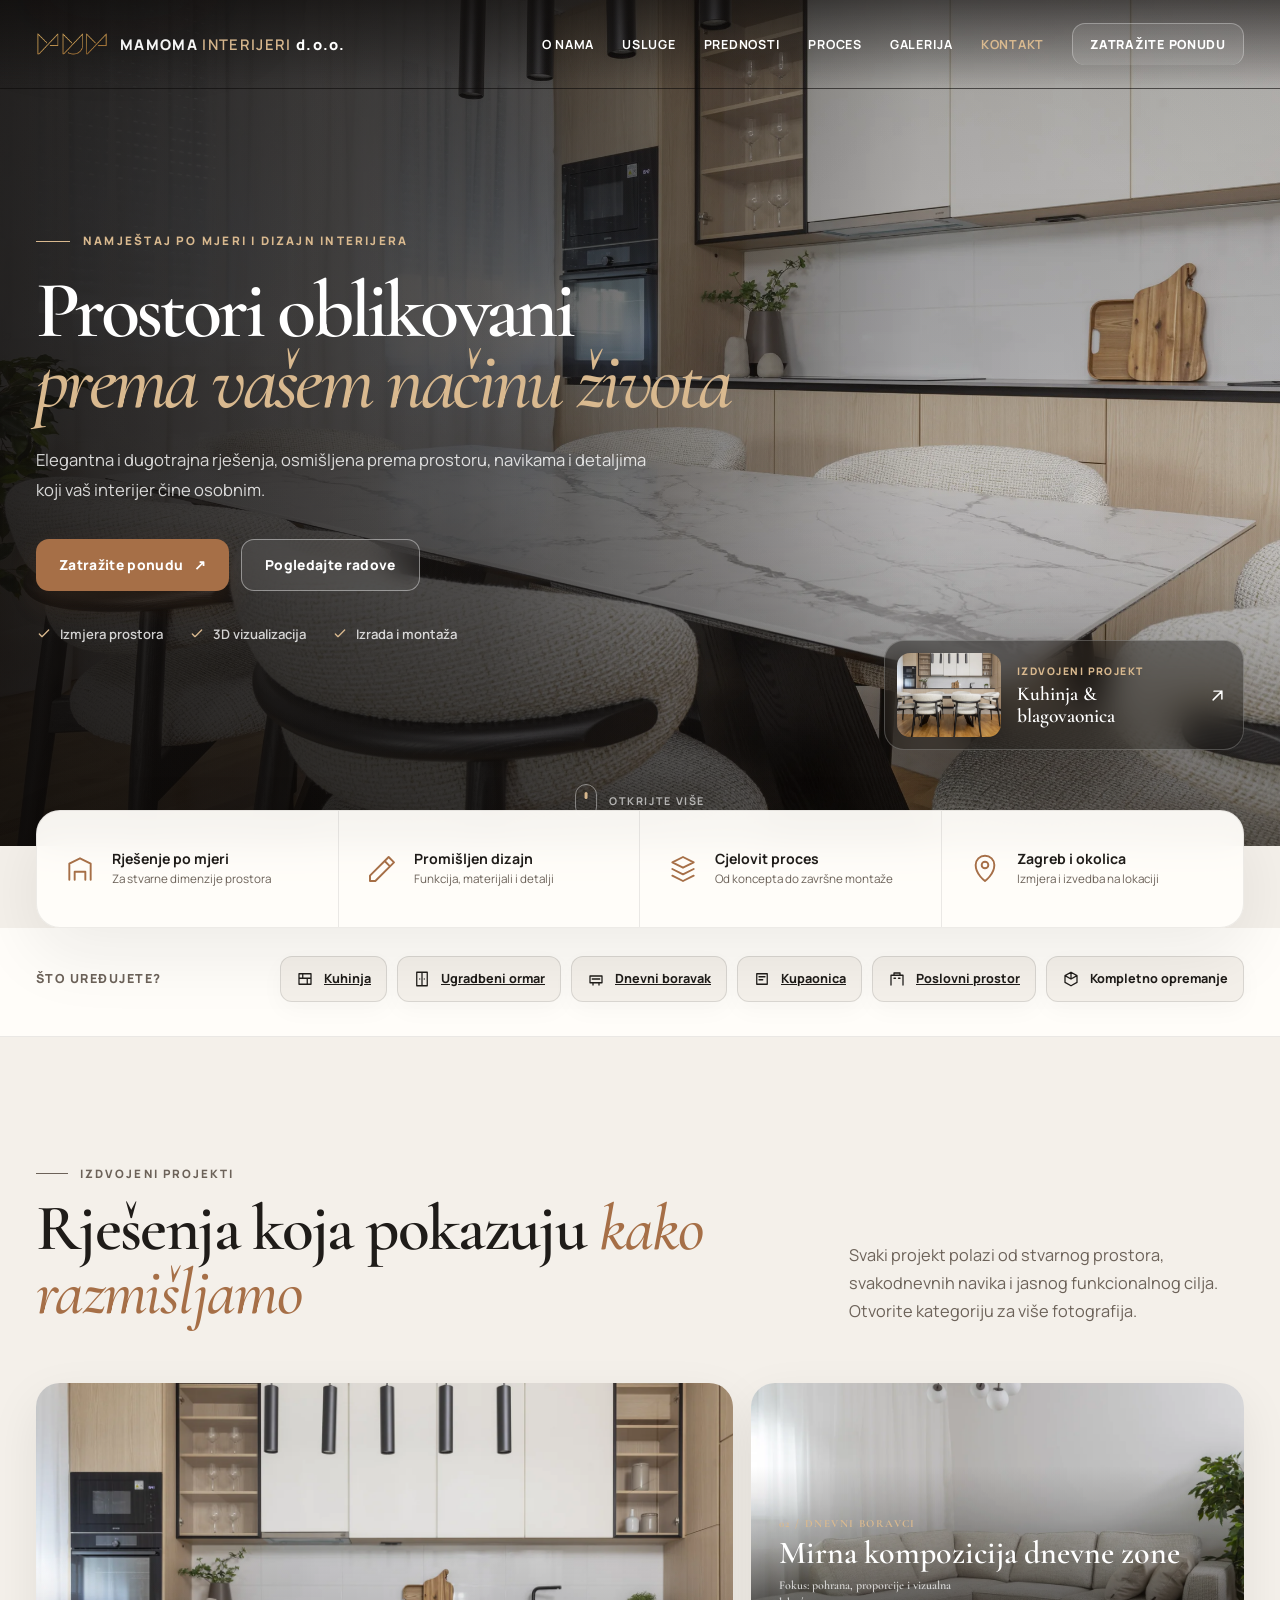
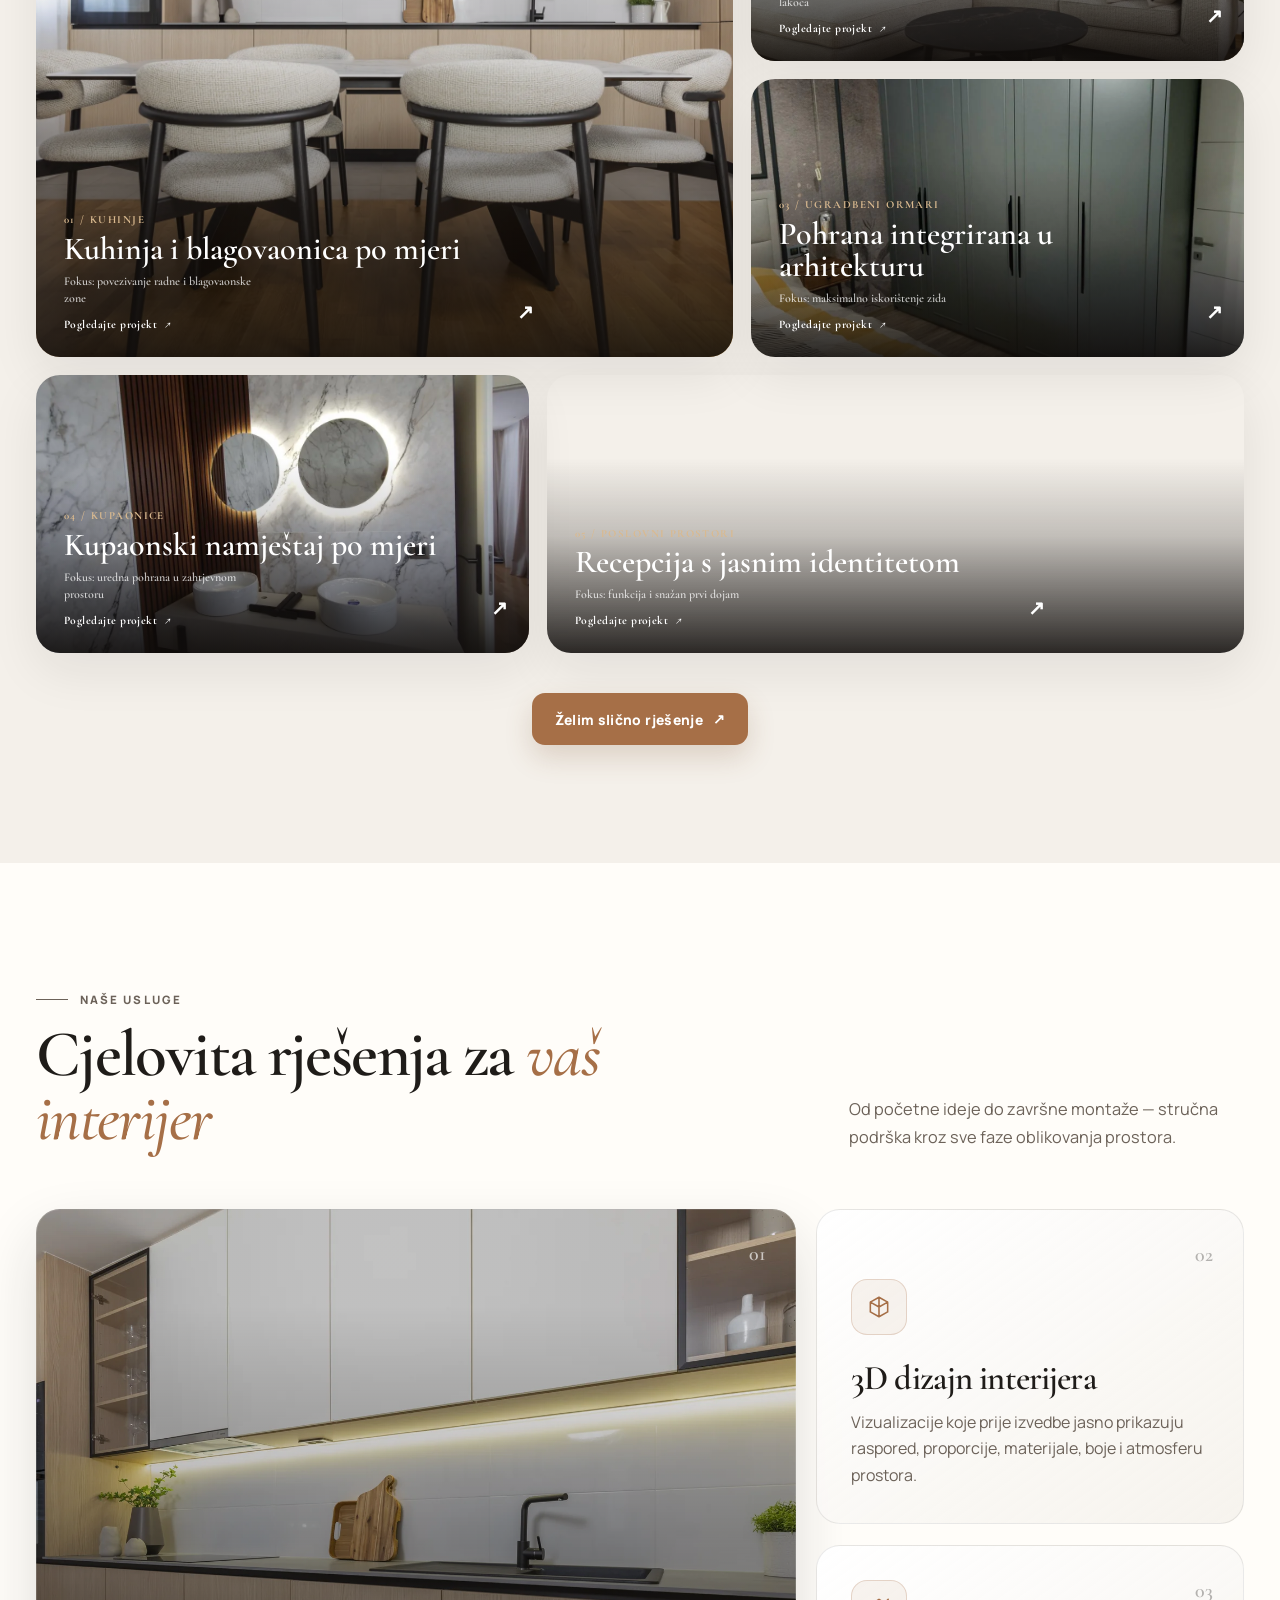
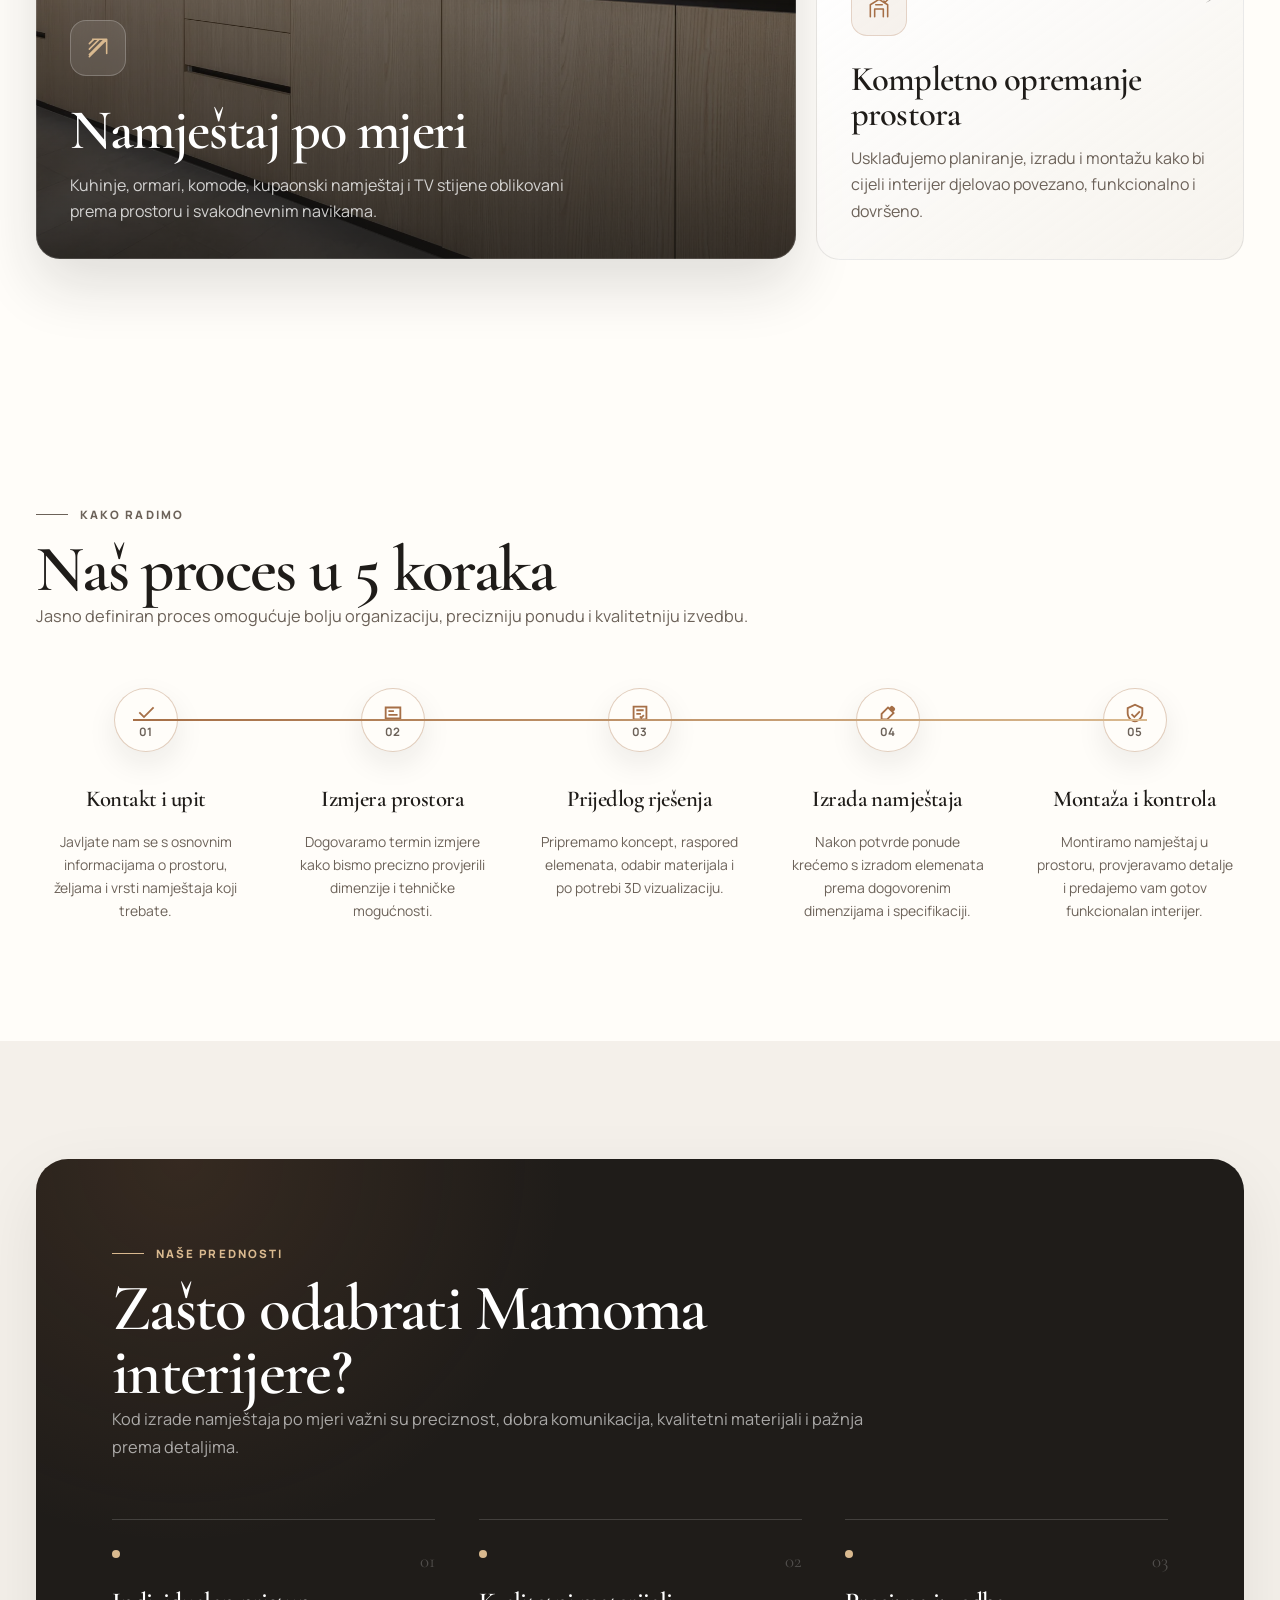
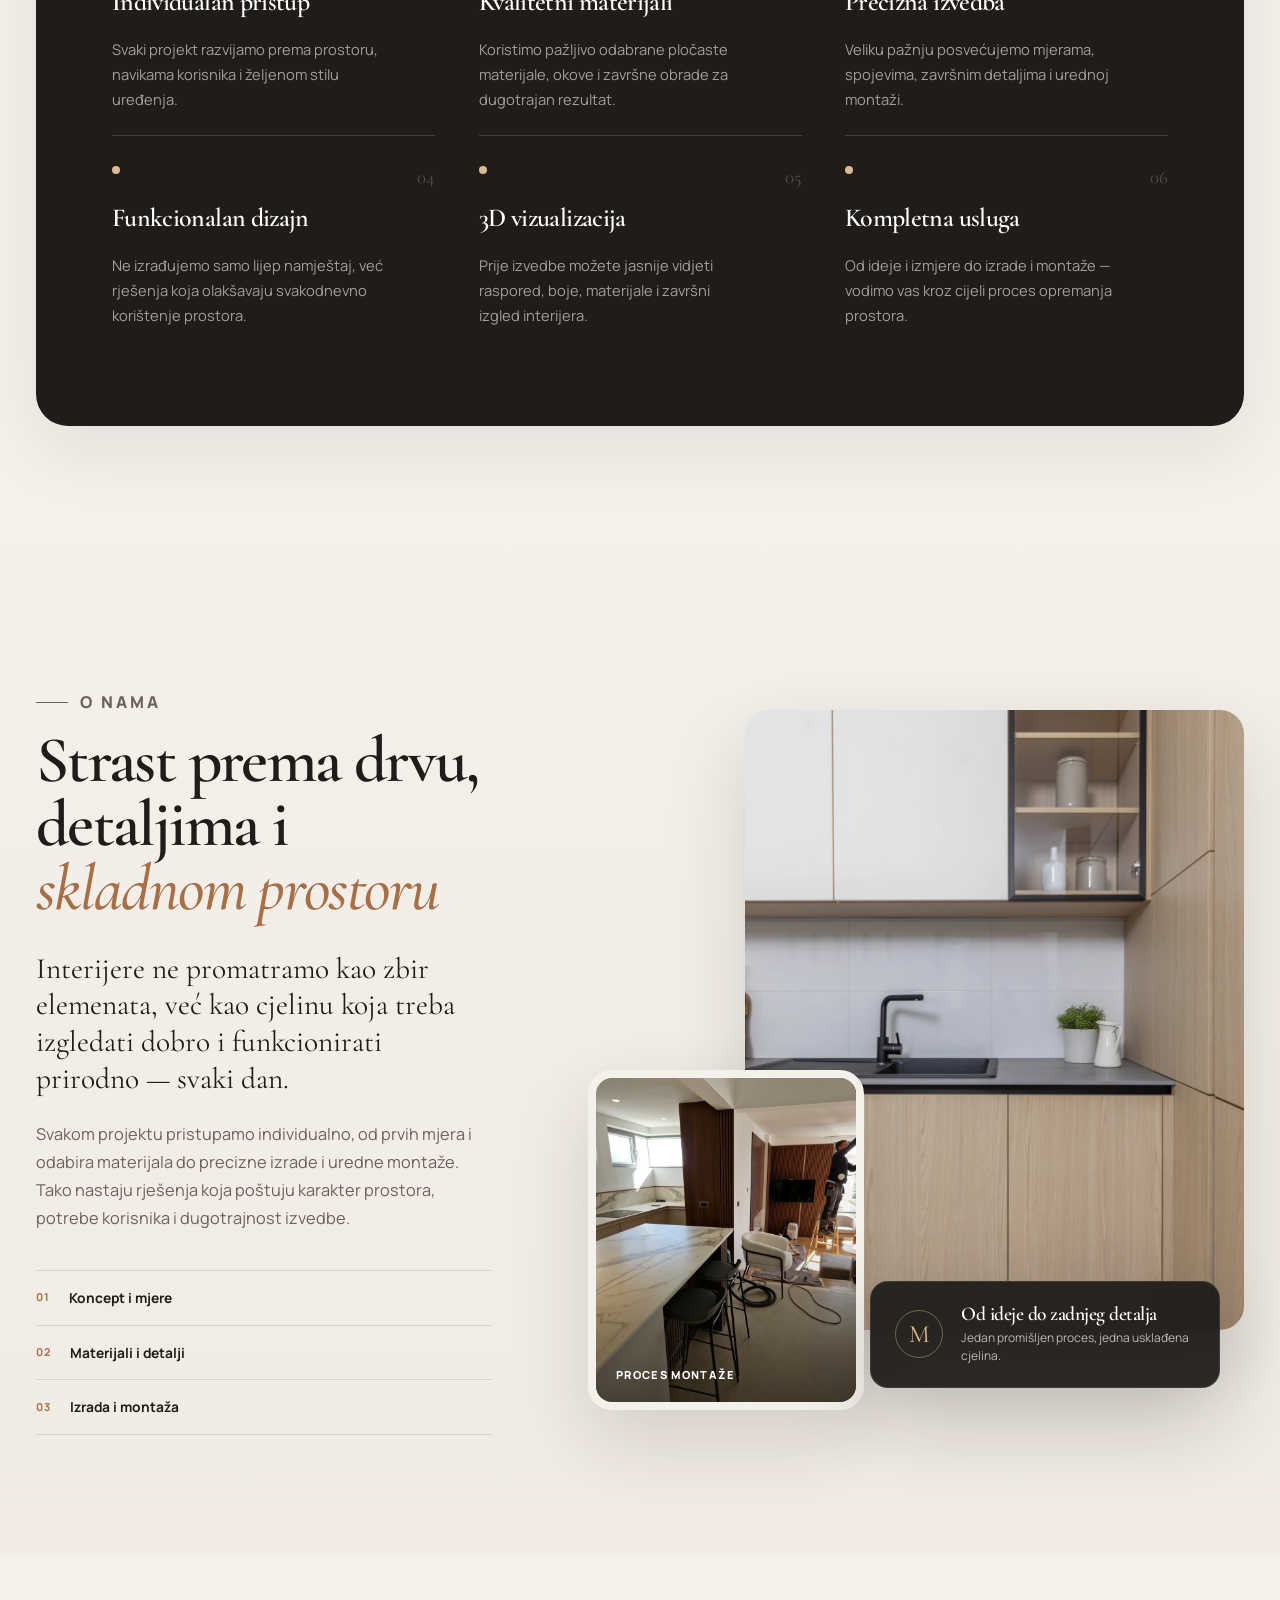
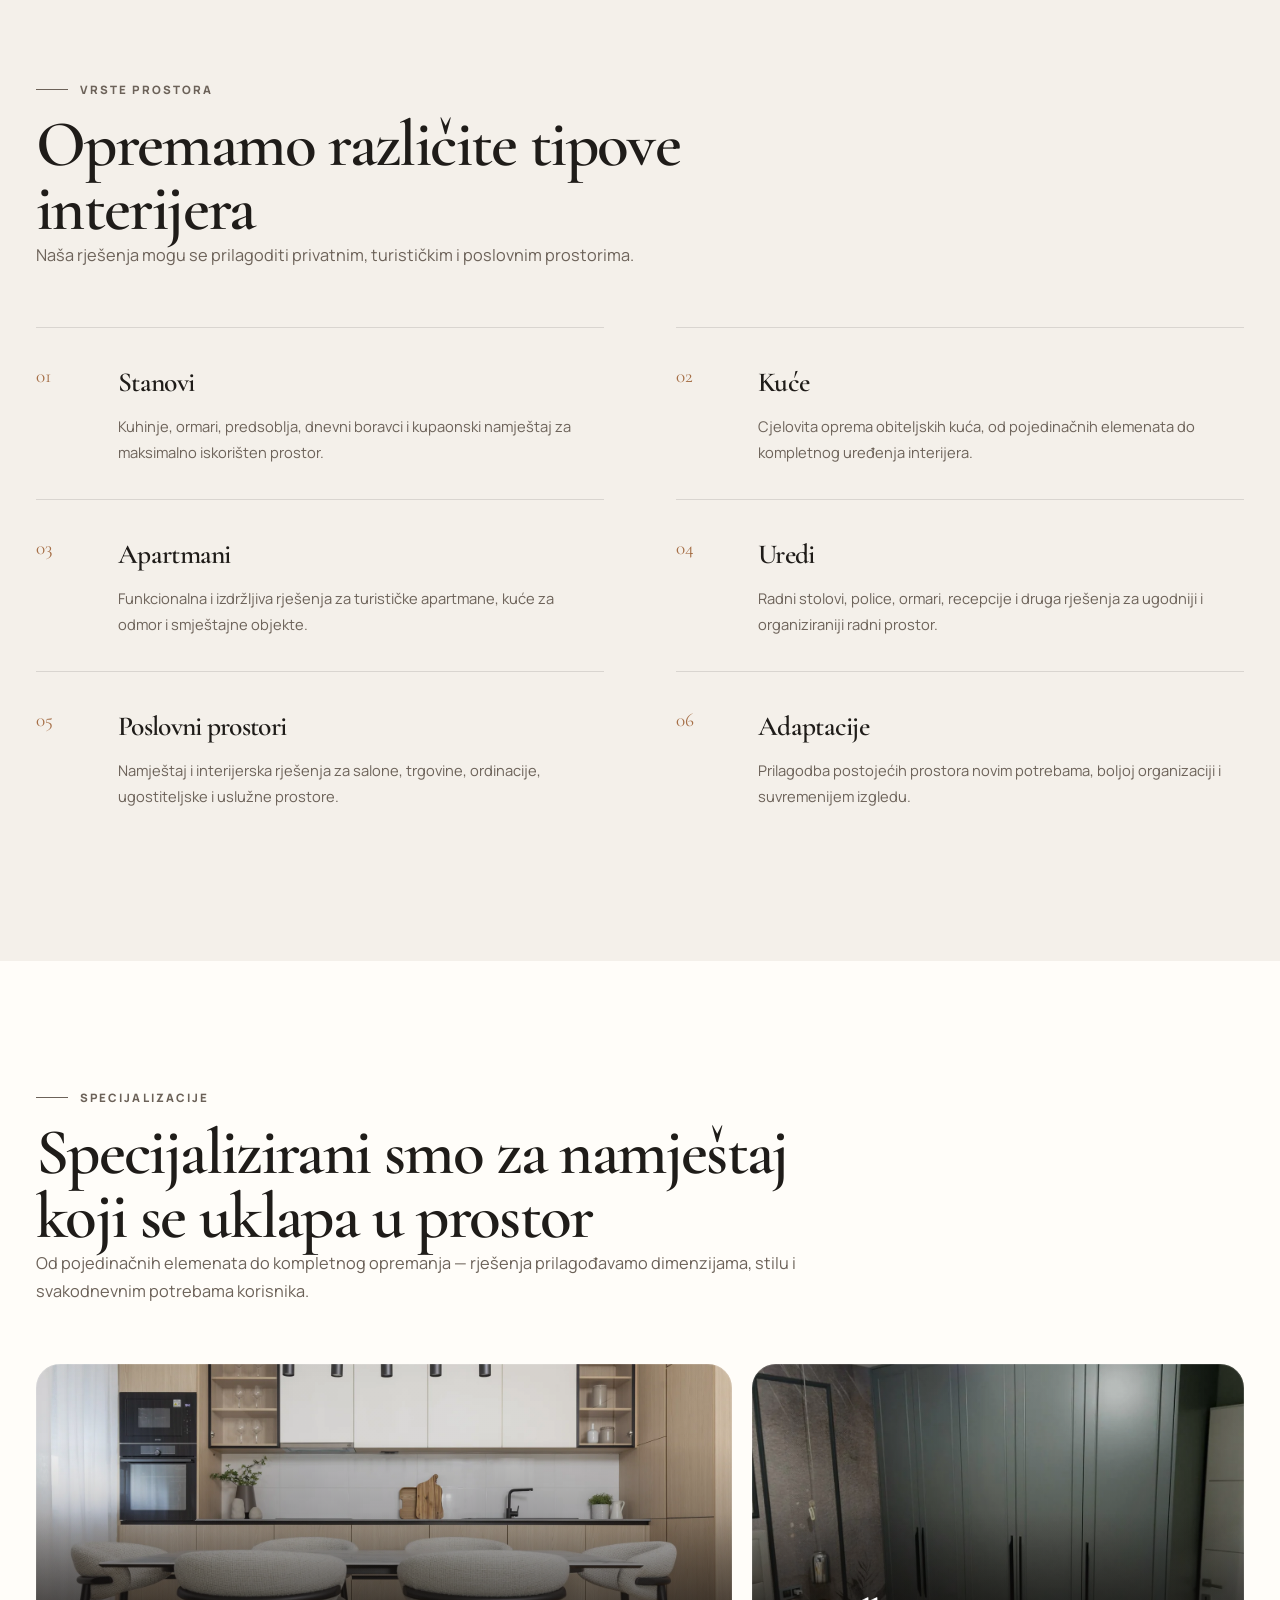
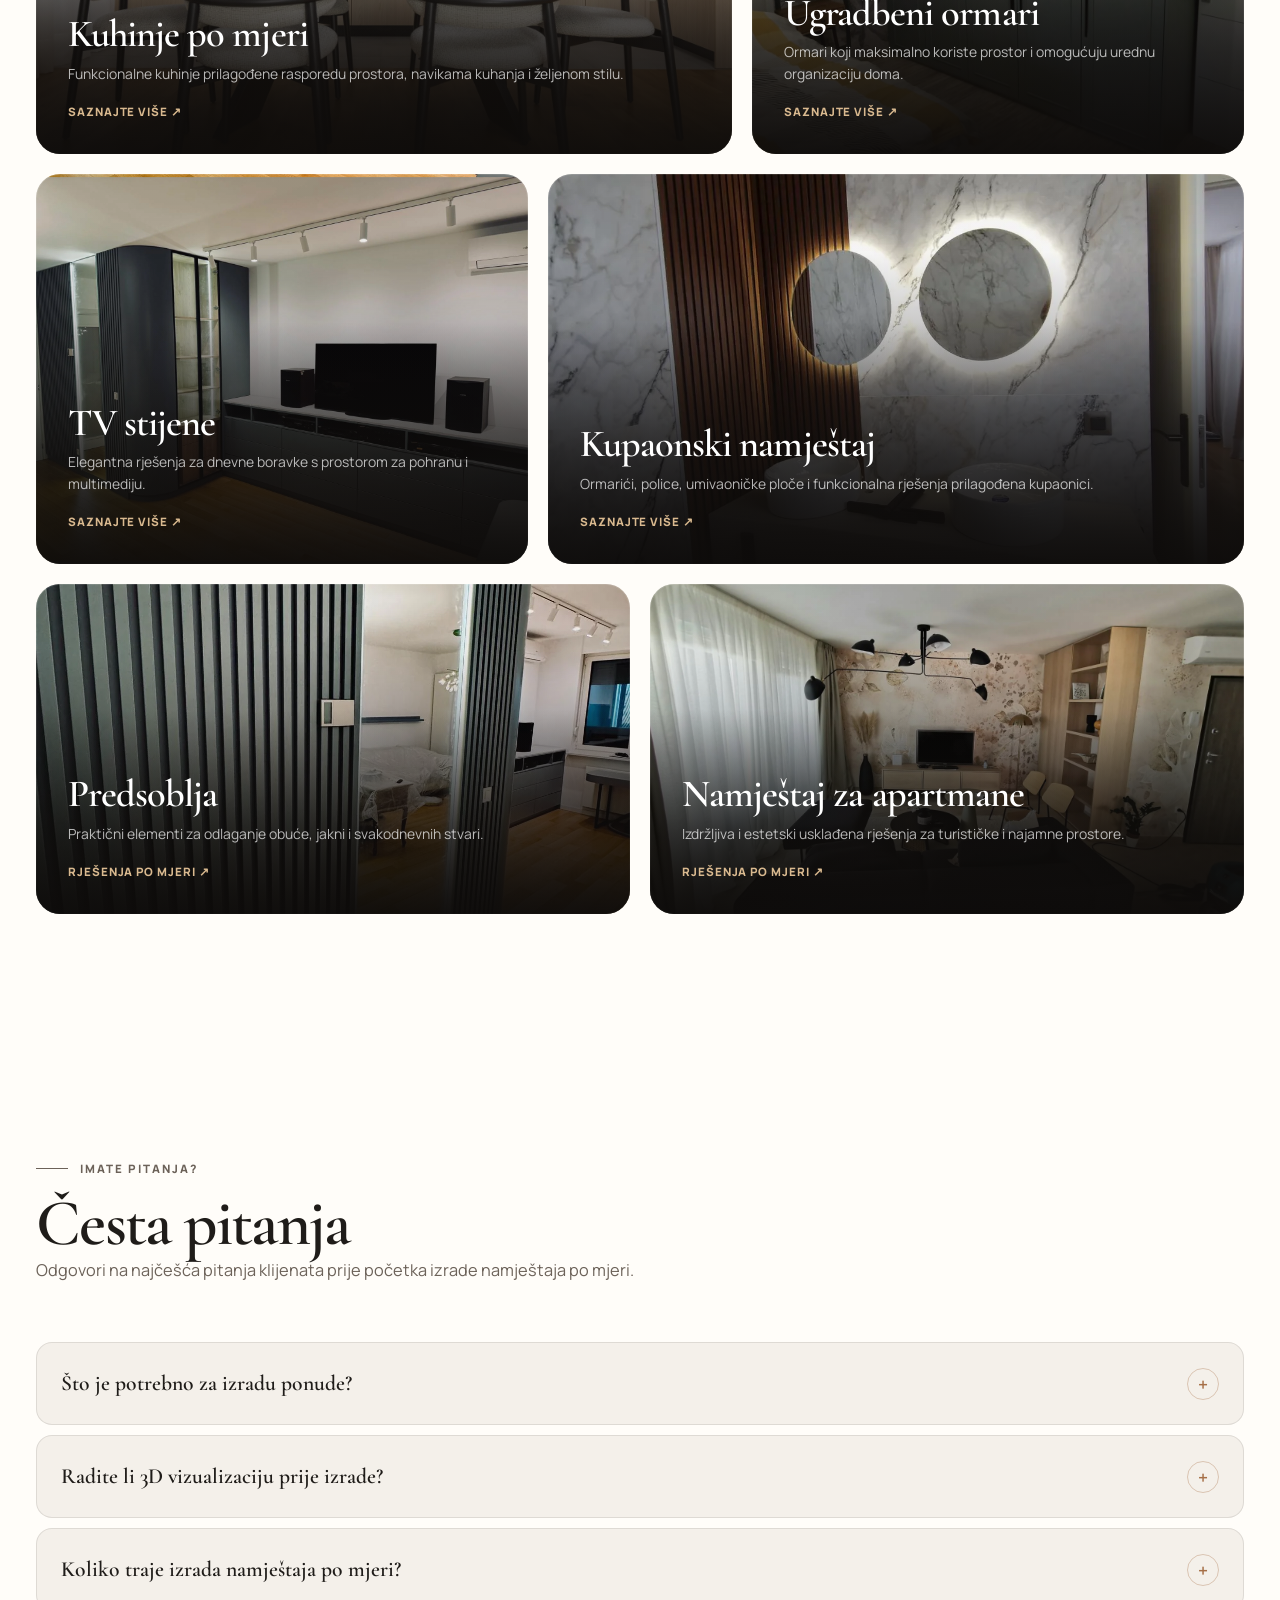
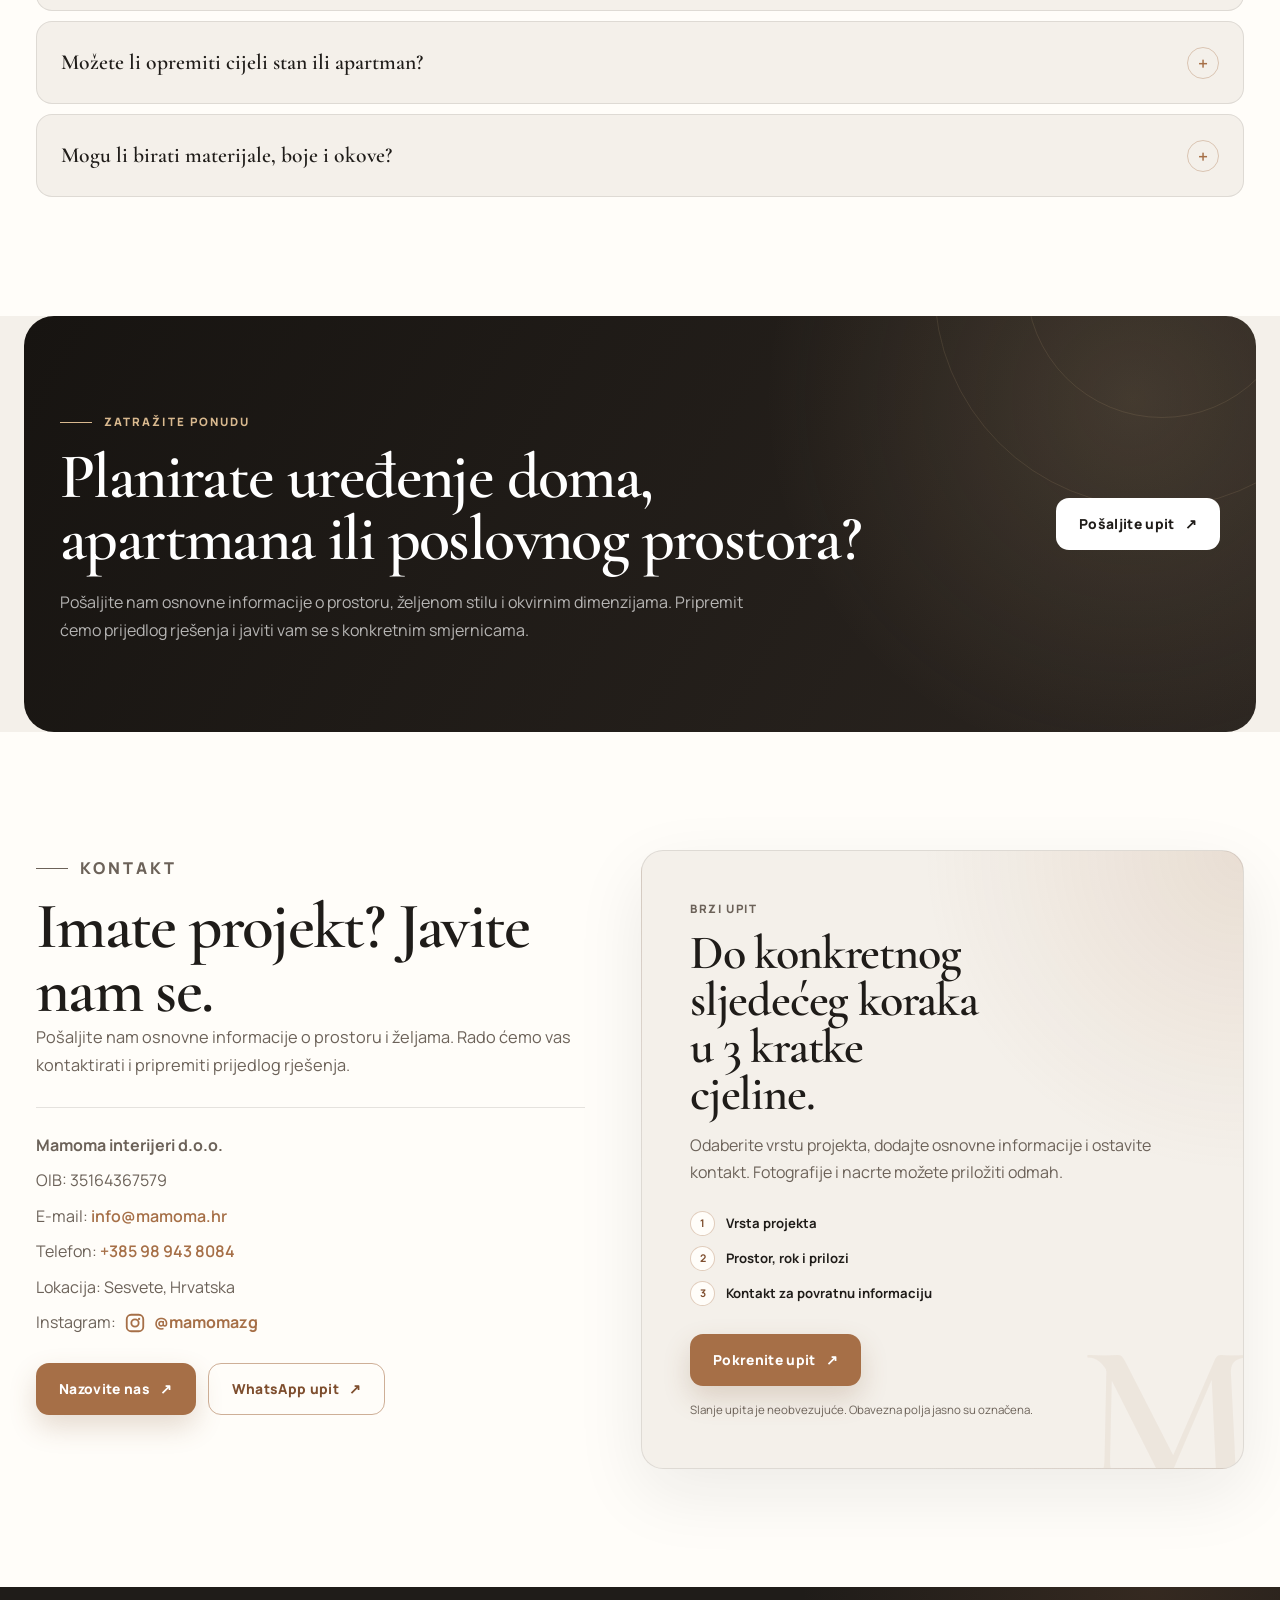
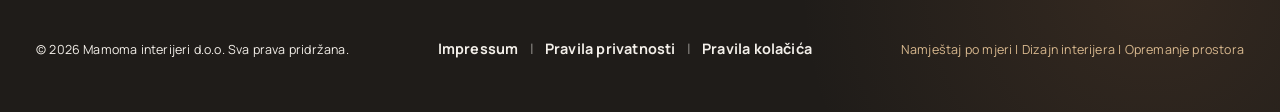
<file: index.html>
<!DOCTYPE html>
<html lang="hr">
<head>
<meta charset="utf-8"/>
<!-- Responzivnost za mobitele, tablete i računala -->
<meta content="width=device-width, initial-scale=1.0" name="viewport"/>
<!-- Osnovni SEO -->
<title>Mamoma interijeri d.o.o. | Namještaj po mjeri Zagreb i Sesvete</title>
<meta content="Mamoma interijeri d.o.o. izrađuje namještaj po mjeri, kuhinje, ugradbene ormare, TV stijene i rješenja za stambene, apartmanske i poslovne prostore." name="description"/>
<meta content="Mamoma interijeri, namještaj po mjeri, kuhinje po mjeri, ugradbeni ormari, TV stijene, dnevni boravci, poslovni prostori, dizajn interijera, 3D dizajn interijera, Zagreb, Sesvete" name="keywords"/>
<meta content="Mamoma interijeri d.o.o." name="author"/>
<meta content="index, follow, max-image-preview:large" name="robots"/>
<meta content="hr" name="language"/>
<meta content="#2b2723" name="theme-color"/>
<!-- Canonical URL -->
<link href="https://www.mamoma.hr/" rel="canonical"/>
<!-- Hreflang za hrvatsku verziju stranice -->
<link href="https://www.mamoma.hr/" hreflang="hr-HR" rel="alternate"/>
<link href="https://www.mamoma.hr/" hreflang="x-default" rel="alternate"/>
<!-- Open Graph za Facebook, WhatsApp, LinkedIn i ostale platforme -->
<meta content="hr_HR" property="og:locale"/>
<meta content="website" property="og:type"/>
<meta content="Mamoma interijeri d.o.o. | Namještaj po mjeri Zagreb i Sesvete" property="og:title"/>
<meta content="Mamoma interijeri d.o.o. izrađuje namještaj po mjeri, kuhinje, ugradbene ormare, TV stijene i rješenja za stambene, apartmanske i poslovne prostore." property="og:description"/>
<meta content="https://www.mamoma.hr/" property="og:url"/>
<meta content="Mamoma interijeri d.o.o." property="og:site_name"/>
<meta content="https://www.mamoma.hr/images/mamoma-og-image.jpg" property="og:image"/>
<meta content="Mamoma interijeri d.o.o. | Namještaj po mjeri Zagreb i Sesvete" property="og:image:alt"/>
<meta content="1200" property="og:image:width"/>
<meta content="630" property="og:image:height"/>
<!-- Twitter/X kartica za dijeljenje linka -->
<meta content="summary_large_image" name="twitter:card"/>
<meta content="Mamoma interijeri d.o.o. | Namještaj po mjeri Zagreb i Sesvete" name="twitter:title"/>
<meta content="Mamoma interijeri d.o.o. izrađuje namještaj po mjeri, kuhinje, ugradbene ormare, TV stijene i rješenja za stambene, apartmanske i poslovne prostore." name="twitter:description"/>
<meta content="https://www.mamoma.hr/images/mamoma-og-image.jpg" name="twitter:image"/>
<!-- Ikone -->
<link href="images/favicon.ico?v=3" rel="icon" sizes="any"/>
<link href="images/favicon-32x32.png?v=3" rel="icon" sizes="32x32" type="image/png"/>
<link href="images/favicon-16x16.png?v=3" rel="icon" sizes="16x16" type="image/png"/>
<link href="images/apple-touch-icon.png?v=3" rel="apple-touch-icon" sizes="180x180"/>
<!-- CSS -->
<link href="css/styles.css" rel="stylesheet"/>
<!-- Tipografija i vizualni refresh -->
<link href="https://fonts.googleapis.com" rel="preconnect"/>
<link crossorigin="" href="https://fonts.gstatic.com" rel="preconnect"/>
<link href="https://fonts.googleapis.com/css2?family=Cormorant+Garamond:ital,wght@0,500;0,600;1,500&amp;family=Manrope:wght@400;500;600;700;800&amp;display=swap" rel="stylesheet"/>
<link href="css/visual-refresh.css?v=2" rel="stylesheet"/><link href="css/cro-enhancements.css?v=5" rel="stylesheet"/>
<!-- Strukturirani podaci za Google i druge tražilice -->
<script type="application/ld+json">
{
        "@context": "https://schema.org",
        "@type": "HomeAndConstructionBusiness",
        "@id": "https://www.mamoma.hr/#business",
        "name": "Mamoma interijeri d.o.o.",
        "alternateName": "Mamoma interijeri",
        "url": "https://www.mamoma.hr/",
        "logo": "https://www.mamoma.hr/images/mamoma-logo.png",
        "image": "https://www.mamoma.hr/images/mamoma-og-image.jpg",
        "description": "Mamoma interijeri d.o.o. izrađuje namještaj po mjeri, kuhinje, ugradbene ormare, TV stijene, 3D dizajn interijera i oprema stambene, apartmanske i poslovne prostore.",
        "slogan": "Prostori oblikovani prema vašem načinu života",
        "telephone": "+385989438084",
        "email": "info@mamoma.hr",
        "priceRange": "€€",
        "identifier": {
                "@type": "PropertyValue",
                "name": "OIB",
                "value": "35164367579"
        },
        "address": {
                "@type": "PostalAddress",
                "addressLocality": "Sesvete",
                "addressRegion": "Grad Zagreb",
                "addressCountry": "HR"
        },
        "areaServed": [
                {
                        "@type": "City",
                        "name": "Zagreb"
                },
                {
                        "@type": "City",
                        "name": "Sesvete"
                },
                {
                        "@type": "Country",
                        "name": "Hrvatska"
                }
        ],
        "sameAs": [
                "https://www.instagram.com/mamomazg/"
        ],
        "hasOfferCatalog": {
                "@type": "OfferCatalog",
                "name": "Usluge Mamoma interijeri",
                "itemListElement": [
                        {
                                "@type": "Offer",
                                "itemOffered": {
                                        "@type": "Service",
                                        "name": "Kuhinje po mjeri",
                                        "description": "Planiranje, izrada i montaža kuhinja po mjeri."
                                }
                        },
                        {
                                "@type": "Offer",
                                "itemOffered": {
                                        "@type": "Service",
                                        "name": "Ugradbeni ormari po mjeri",
                                        "description": "Izrada ormara po mjeri za maksimalno iskorišten prostor."
                                }
                        },
                        {
                                "@type": "Offer",
                                "itemOffered": {
                                        "@type": "Service",
                                        "name": "Dnevni boravci po mjeri",
                                        "description": "TV stijene, komode, police i namještaj za dnevne boravke."
                                }
                        },
						{
								"@type": "Offer",
								"itemOffered": {
										"@type": "Service",
										"name": "Kupaonski namještaj po mjeri",
										"description": "Kupaonski ormarići, police, umivaoničke ploče i funkcionalna rješenja za kupaonice."
								}
						},
                        {
                                "@type": "Offer",
                                "itemOffered": {
                                        "@type": "Service",
                                        "name": "Namještaj za poslovne prostore",
                                        "description": "Namještaj po mjeri za urede, recepcije, salone i poslovne prostore."
                                }
                        }
                ]
        }
}
    </script>
<script type="application/ld+json">
{
        "@context": "https://schema.org",
        "@type": "FAQPage",
        "mainEntity": [
                {
                        "@type": "Question",
                        "name": "Što je potrebno za izradu ponude?",
                        "acceptedAnswer": {
                                "@type": "Answer",
                                "text": "Za početnu ponudu korisne su okvirne dimenzije prostora, fotografije, željeni stil, vrsta namještaja i informacije o materijalima koje preferirate. Za preciznu ponudu preporučujemo izmjeru na lokaciji."
                        }
                },
                {
                        "@type": "Question",
                        "name": "Radite li 3D vizualizaciju prije izrade?",
                        "acceptedAnswer": {
                                "@type": "Answer",
                                "text": "Da, za veće projekte i kompletna uređenja možemo pripremiti 3D prikaz kako biste lakše vidjeli raspored elemenata, boje, materijale i završni izgled prostora."
                        }
                },
                {
                        "@type": "Question",
                        "name": "Koliko traje izrada namještaja po mjeri?",
                        "acceptedAnswer": {
                                "@type": "Answer",
                                "text": "Rok izrade ovisi o opsegu projekta, dostupnosti materijala i složenosti izvedbe. Nakon dogovora i potvrde ponude definiramo realan rok izrade i montaže."
                        }
                },
                {
                        "@type": "Question",
                        "name": "Možete li opremiti cijeli stan ili apartman?",
                        "acceptedAnswer": {
                                "@type": "Answer",
                                "text": "Da, nudimo uslugu kompletnog opremanja prostora, uključujući planiranje, izradu namještaja po mjeri, koordinaciju detalja i završnu montažu."
                        }
                },
                {
                        "@type": "Question",
                        "name": "Mogu li birati materijale, boje i okove?",
                        "acceptedAnswer": {
                                "@type": "Answer",
                                "text": "Da. Zajedno s vama prolazimo kroz opcije materijala, dekora, radnih ploča, ručkica, okova i drugih detalja kako bi završni rezultat odgovarao prostoru i budžetu."
                        }
                }
        ]
}
    </script>
</head>
<body class="home-page"><a class="skip-link" href="#main-content">Preskoči na glavni sadržaj</a>
<!-- HEADER / NAVIGACIJA -->
<header class="site-header">
<div class="container header-container">
<!-- Logo tvrtke -->
<a aria-label="Mamoma interijeri d.o.o. - početna stranica" class="logo" href="index.html">
<img alt="" class="logo-symbol" src="images/mamoma-symbol.png"/>
<span class="logo-text">
                    MAMOMA <strong>INTERIJERI</strong> <span class="logo-company-type">d.o.o.</span>
</span>
</a>
<!-- Gumb za mobilni meni -->
<button aria-controls="main-navigation" aria-expanded="false" aria-label="Otvori navigacijski meni" class="menu-toggle" type="button">
<span></span>
<span></span>
<span></span>
</button>
<!-- Glavna navigacija -->
<nav aria-label="Glavna navigacija" class="main-nav" id="main-navigation">
<ul>
<li><a href="#o-nama">O nama</a></li>
<li><a href="#usluge">Usluge</a></li>
<li><a href="#prednosti">Prednosti</a></li>
<li><a href="#proces">Proces</a></li>
<li><a href="#galerija">Galerija</a></li>
<li><a href="#kontakt">Kontakt</a></li>
<li class="desktop-nav-cta"><a class="header-cta" data-quote-open="" data-source="header" href="#kontakt">Zatražite ponudu</a></li>
</ul>
<!-- CTA gumb u mobilnom meniju -->
<a class="mobile-menu-cta" data-quote-open="" data-source="mobile-menu" href="#kontakt">Zatražite ponudu</a>
</nav>
</div>
</header>
<!-- GLAVNI SADRŽAJ -->
<main id="main-content" tabindex="-1"><section aria-labelledby="hero-title" class="hero">
<div class="hero-overlay">
<div class="container hero-shell">
<div class="hero-content">
<p class="hero-subtitle"><span aria-hidden="true"></span> Namještaj po mjeri i dizajn interijera</p>
<h1 id="hero-title">Prostori oblikovani <em>prema vašem načinu života</em></h1>
<p class="hero-text">
                            Elegantna i dugotrajna rješenja, osmišljena prema prostoru, navikama i detaljima koji vaš interijer čine osobnim.
                        </p>
<div class="hero-actions">
<a aria-label="Zatražite ponudu za namještaj po mjeri i dizajn interijera" class="btn-primary" data-quote-open="" data-source="hero" href="#kontakt">
                                Zatražite ponudu
                            </a>
<a class="btn-secondary" href="#galerija">
                                Pogledajte radove
                            </a>
</div>
<div aria-label="Glavne prednosti usluge" class="hero-badges">
<span>
<svg aria-hidden="true" viewbox="0 0 24 24"><path d="m5 12 4 4L19 6"></path></svg>
                                Izmjera prostora
                            </span>
<span>
<svg aria-hidden="true" viewbox="0 0 24 24"><path d="m5 12 4 4L19 6"></path></svg>
                                3D vizualizacija
                            </span>
<span>
<svg aria-hidden="true" viewbox="0 0 24 24"><path d="m5 12 4 4L19 6"></path></svg>
                                Izrada i montaža
                            </span>
</div>
</div>
<a aria-label="Pogledajte izdvojene projekte" class="hero-project-card" href="#galerija">
<img alt="Detalj kuhinje i blagovaonice po mjeri" fetchpriority="high" height="520" src="images/refresh/hero-detail.webp" width="720"/>
<span class="hero-project-copy">
<small>Izdvojeni projekt</small>
<strong>Kuhinja &amp; blagovaonica</strong>
</span>
<svg aria-hidden="true" viewbox="0 0 24 24"><path d="M7 17 17 7M8 7h9v9"></path></svg>
</a>
</div>
<a aria-label="Pomaknite se do sekcije O nama" class="hero-scroll-cue" href="#o-nama">
<span aria-hidden="true"></span>
                    Otkrijte više
                </a>
</div>
</section><section aria-label="Način rada Mamoma interijera" class="trust-strip">
<div class="container trust-strip-grid">
<div class="trust-item">
<svg aria-hidden="true" viewbox="0 0 24 24"><path d="M4 20V8l8-4 8 4v12M8 20v-6h8v6"></path></svg>
<span><strong>Rješenje po mjeri</strong><small>Za stvarne dimenzije prostora</small></span>
</div>
<div class="trust-item">
<svg aria-hidden="true" viewbox="0 0 24 24"><path d="M3 17 17 3l4 4L7 21H3v-4ZM14 6l4 4"></path></svg>
<span><strong>Promišljen dizajn</strong><small>Funkcija, materijali i detalji</small></span>
</div>
<div class="trust-item">
<svg aria-hidden="true" viewbox="0 0 24 24"><path d="m4 7 8-4 8 4-8 4-8-4Zm0 5 8 4 8-4M4 17l8 4 8-4"></path></svg>
<span><strong>Cjelovit proces</strong><small>Od koncepta do završne montaže</small></span>
</div>
<div class="trust-item">
<svg aria-hidden="true" viewbox="0 0 24 24"><path d="M12 21s7-5 7-12a7 7 0 1 0-14 0c0 7 7 12 7 12Z"></path><circle cx="12" cy="9" r="2.5"></circle></svg>
<span><strong>Zagreb i okolica</strong><small>Izmjera i izvedba na lokaciji</small></span>
</div>
</div>
</section><section aria-labelledby="quick-paths-title" class="quick-paths"><div class="container quick-paths__inner"><p class="quick-paths__label" id="quick-paths-title">Što uređujete?</p><div class="quick-paths__list"><a class="quick-path" href="kuhinje-po-mjeri.html"><svg aria-hidden="true" viewbox="0 0 24 24"><path d="M4 5h16v14H4zM4 11h16M9 5v6M15 11v8"></path></svg>Kuhinja</a><a class="quick-path" href="ugradbeni-ormari.html"><svg aria-hidden="true" viewbox="0 0 24 24"><path d="M5 3h14v18H5zM12 3v18M9 12h.01M15 12h.01"></path></svg>Ugradbeni ormar</a><a class="quick-path" href="dnevni-boravci.html"><svg aria-hidden="true" viewbox="0 0 24 24"><path d="M4 8h16v9H4zM8 17v3M16 17v3M7 12h10"></path></svg>Dnevni boravak</a><a class="quick-path" href="kupaonice.html"><svg aria-hidden="true" viewbox="0 0 24 24"><path d="M5 5h14v14H5zM8 9h8M8 13h5"></path></svg>Kupaonica</a><a class="quick-path" href="poslovni-prostori.html"><svg aria-hidden="true" viewbox="0 0 24 24"><path d="M4 20V7h16v13M8 7V4h8v3M8 11h2M14 11h2"></path></svg>Poslovni prostor</a><button class="quick-path" data-project-type="opremanje" data-quote-open="" data-source="quick-path" type="button"><svg aria-hidden="true" viewbox="0 0 24 24"><path d="m12 3 8 4.5v9L12 21l-8-4.5v-9L12 3Zm0 0v9m8-4.5-8 4.5-8-4.5"></path></svg>Kompletno opremanje</button></div></div></section><section class="gallery section-padding" id="galerija">
<div class="container">
<div class="section-heading section-heading-split">
<div>
<p class="section-label">Izdvojeni projekti</p>
<h2>Rješenja koja pokazuju <em>kako razmišljamo</em></h2>
</div>
<p>Svaki projekt polazi od stvarnog prostora, svakodnevnih navika i jasnog funkcionalnog cilja. Otvorite kategoriju za više fotografija.</p>
</div>
<div class="gallery-grid">
<a aria-label="Pogledajte stranicu Kuhinje po mjeri" class="gallery-link" href="kuhinje-po-mjeri.html">
<figure class="gallery-card">
<img alt="Kuhinja i blagovaonica po mjeri u svijetlim drvenim tonovima" decoding="async" height="1202" loading="lazy" src="images/refresh/tile-kitchen.webp" width="1800"/>

<figcaption class="case-study-caption"><span class="case-kicker">01 / Kuhinje</span><strong class="case-title">Kuhinja i blagovaonica po mjeri</strong><span class="case-focus">Fokus: povezivanje radne i blagovaonske zone</span><span class="case-open">Pogledajte projekt</span></figcaption></figure>
</a>
<a aria-label="Pogledajte stranicu Dnevni boravci" class="gallery-link" href="dnevni-boravci.html">
<figure class="gallery-card">
<img alt="Svijetli dnevni boravak oblikovan po mjeri" decoding="async" height="1800" loading="lazy" src="images/refresh/gallery-living.webp" width="1200"/>

<figcaption class="case-study-caption"><span class="case-kicker">02 / Dnevni boravci</span><strong class="case-title">Mirna kompozicija dnevne zone</strong><span class="case-focus">Fokus: pohrana, proporcije i vizualna lakoća</span><span class="case-open">Pogledajte projekt</span></figcaption></figure>
</a>
<a aria-label="Pogledajte stranicu Ugradbeni ormari" class="gallery-link" href="ugradbeni-ormari.html">
<figure class="gallery-card">
<img alt="Ugradbeni ormar po mjeri sa zelenim profiliranim frontama" decoding="async" height="1600" loading="lazy" src="images/refresh/tile-wardrobe.webp" width="1200"/>

<figcaption class="case-study-caption"><span class="case-kicker">03 / Ugradbeni ormari</span><strong class="case-title">Pohrana integrirana u arhitekturu</strong><span class="case-focus">Fokus: maksimalno iskorištenje zida</span><span class="case-open">Pogledajte projekt</span></figcaption></figure>
</a>
<a aria-label="Pogledajte stranicu Kupaonice" class="gallery-link" href="kupaonice.html">
<figure class="gallery-card">
<img alt="Kupaonski namještaj po mjeri s osvijetljenim ogledalima" decoding="async" height="1600" loading="lazy" src="images/refresh/tile-bathroom.webp" width="1200"/>

<figcaption class="case-study-caption"><span class="case-kicker">04 / Kupaonice</span><strong class="case-title">Kupaonski namještaj po mjeri</strong><span class="case-focus">Fokus: uredna pohrana u zahtjevnom prostoru</span><span class="case-open">Pogledajte projekt</span></figcaption></figure>
</a>
<a aria-label="Pogledajte stranicu Poslovni prostori" class="gallery-link" href="poslovni-prostori.html">
<figure class="gallery-card">
<img alt="Recepcijski prostor opremljen namještajem po mjeri" decoding="async" height="1600" loading="lazy" src="images/refresh/gallery-business.webp" width="1200"/>

<figcaption class="case-study-caption"><span class="case-kicker">05 / Poslovni prostori</span><strong class="case-title">Recepcija s jasnim identitetom</strong><span class="case-focus">Fokus: funkcija i snažan prvi dojam</span><span class="case-open">Pogledajte projekt</span></figcaption></figure>
</a>
</div>
<div class="gallery-actions">
<a class="btn-primary" data-quote-open="" data-source="gallery" href="#kontakt">Želim slično rješenje</a>
</div>
</div>
</section><section class="services section-padding" id="usluge">
<div class="container">
<div class="section-heading section-heading-split">
<div>
<p class="section-label">Naše usluge</p>
<h2>Cjelovita rješenja za <em>vaš interijer</em></h2>
</div>
<p>
                        Od početne ideje do završne montaže — stručna podrška kroz sve faze oblikovanja prostora.
                    </p>
</div>
<div class="services-grid">
<article class="service-card service-card-featured" style="--service-image: url('../images/refresh/kitchen-feature.webp');">
<div class="service-card-content">
<span class="service-number">01</span>
<div aria-hidden="true" class="service-icon">
<svg viewbox="0 0 24 24"><path d="M4 20 20 4M7 4h13v13M4 8l4-4M4 13l9-9M4 18 18 4"></path></svg>
</div>
<h3>Namještaj po mjeri</h3>
<p>Kuhinje, ormari, komode, kupaonski namještaj i TV stijene oblikovani prema prostoru i svakodnevnim navikama.</p>
</div>
</article>
<article class="service-card">
<span class="service-number">02</span>
<div aria-hidden="true" class="service-icon">
<svg viewbox="0 0 24 24"><path d="m12 3 8 4.5v9L12 21l-8-4.5v-9L12 3Zm0 0v9m8-4.5-8 4.5-8-4.5M12 12v9"></path></svg>
</div>
<h3>3D dizajn interijera</h3>
<p>Vizualizacije koje prije izvedbe jasno prikazuju raspored, proporcije, materijale, boje i atmosferu prostora.</p>
</article>
<article class="service-card">
<span class="service-number">03</span>
<div aria-hidden="true" class="service-icon">
<svg viewbox="0 0 24 24"><path d="M4 20V9l8-5 8 5v11M8 20v-7h8v7M9 9h6"></path><path d="m16.5 5.5 1.2 1.2 2.8-2.8"></path></svg>
</div>
<h3>Kompletno opremanje prostora</h3>
<p>Usklađujemo planiranje, izradu i montažu kako bi cijeli interijer djelovao povezano, funkcionalno i dovršeno.</p>
</article>
</div>
</div>
</section><section class="process section-padding" id="proces">
<div class="container">
<div class="section-heading">
<p class="section-label">Kako radimo</p>
<h2>Naš proces u 5 koraka</h2>
<p>
                        Jasno definiran proces omogućuje bolju organizaciju, precizniju ponudu i
                        kvalitetniju izvedbu.
                    </p>
</div>
<div class="process-grid">
<article class="process-step">
<span class="process-number">
<svg aria-hidden="true" class="process-icon" viewbox="0 0 24 24">
<path d="M21 6.5 9.8 17.7 4 11.9l1.4-1.4 4.4 4.4L19.6 5.1 21 6.5Z"></path>
</svg>
<small>01</small>
</span>
<h3>Kontakt i upit</h3>
<p>
                            Javljate nam se s osnovnim informacijama o prostoru, željama i vrsti
                            namještaja koji trebate.
                        </p>
</article>
<article class="process-step">
<span class="process-number">
<svg aria-hidden="true" class="process-icon" viewbox="0 0 24 24">
<path d="M3 5h18v14H3V5Zm2 2v10h14V7H5Zm2 2h6v2H7V9Zm0 4h10v2H7v-2Z"></path>
</svg>
<small>02</small>
</span>
<h3>Izmjera prostora</h3>
<p>
                            Dogovaramo termin izmjere kako bismo precizno provjerili dimenzije i
                            tehničke mogućnosti.
                        </p>
</article>
<article class="process-step">
<span class="process-number">
<svg aria-hidden="true" class="process-icon" viewbox="0 0 24 24">
<path d="M4 4h16v16H4V4Zm2 2v12h12V6H6Zm2 2h8v2H8V8Zm0 4h5v2H8v-2Zm7.5 1.5 1.4 1.4-3.6 3.6-2.1-2.1 1.4-1.4.7.7 2.2-2.2Z"></path>
</svg>
<small>03</small>
</span>
<h3>Prijedlog rješenja</h3>
<p>
                            Pripremamo koncept, raspored elemenata, odabir materijala i po potrebi
                            3D vizualizaciju.
                        </p>
</article>
<article class="process-step">
<span class="process-number">
<svg aria-hidden="true" class="process-icon" viewbox="0 0 24 24">
<path d="M4 20v-7.5l8-8 7.5 7.5-8 8H4Zm2-2h4.7l6-6L12 7.3l-6 6V18Zm11.7-7.3L13.3 6.3l1.5-1.5a2 2 0 0 1 2.8 0l1.6 1.6a2 2 0 0 1 0 2.8l-1.5 1.5Z"></path>
</svg>
<small>04</small>
</span>
<h3>Izrada namještaja</h3>
<p>
                            Nakon potvrde ponude krećemo s izradom elemenata prema dogovorenim
                            dimenzijama i specifikaciji.
                        </p>
</article>
<article class="process-step">
<span class="process-number">
<svg aria-hidden="true" class="process-icon" viewbox="0 0 24 24">
<path d="M12 2 3 6v6c0 5 3.8 9.7 9 10 5.2-.3 9-5 9-10V6l-9-4Zm0 2.2L19 7.3V12c0 4-2.8 7.4-7 7.9-4.2-.5-7-3.9-7-7.9V7.3l7-3.1Zm4.6 5.4 1.4 1.4-6.7 6.7-3.8-3.8 1.4-1.4 2.4 2.4 5.3-5.3Z"></path>
</svg>
<small>05</small>
</span>
<h3>Montaža i kontrola</h3>
<p>
                            Montiramo namještaj u prostoru, provjeravamo detalje i predajemo vam
                            gotov funkcionalan interijer.
                        </p>
</article>
</div>
</div>
</section><section class="features section-padding" id="prednosti">
<div class="container">
<div class="section-heading">
<p class="section-label">Naše prednosti</p>
<h2>Zašto odabrati Mamoma interijere?</h2>
<p>
                        Kod izrade namještaja po mjeri važni su preciznost, dobra komunikacija,
                        kvalitetni materijali i pažnja prema detaljima.
                    </p>
</div>
<div class="features-grid">
<article class="feature-card">
<h3>Individualan pristup</h3>
<p>
                            Svaki projekt razvijamo prema prostoru, navikama korisnika i željenom
                            stilu uređenja.
                        </p>
</article>
<article class="feature-card">
<h3>Kvalitetni materijali</h3>
<p>
                            Koristimo pažljivo odabrane pločaste materijale, okove i završne obrade
                            za dugotrajan rezultat.
                        </p>
</article>
<article class="feature-card">
<h3>Precizna izvedba</h3>
<p>
                            Veliku pažnju posvećujemo mjerama, spojevima, završnim detaljima i
                            urednoj montaži.
                        </p>
</article>
<article class="feature-card">
<h3>Funkcionalan dizajn</h3>
<p>
                            Ne izrađujemo samo lijep namještaj, već rješenja koja olakšavaju
                            svakodnevno korištenje prostora.
                        </p>
</article>
<article class="feature-card">
<h3>3D vizualizacija</h3>
<p>
                            Prije izvedbe možete jasnije vidjeti raspored, boje, materijale i
                            završni izgled interijera.
                        </p>
</article>
<article class="feature-card">
<h3>Kompletna usluga</h3>
<p>
                            Od ideje i izmjere do izrade i montaže — vodimo vas kroz cijeli proces
                            opremanja prostora.
                        </p>
</article>
</div>
</div>
</section><section class="about section-padding" id="o-nama">
<div class="container about-grid">
<div class="about-text">
<p class="section-label">O nama</p>
<h2>Strast prema drvu, detaljima i <em>skladnom prostoru</em></h2>
<p class="about-lead">
                        Interijere ne promatramo kao zbir elemenata, već kao cjelinu koja treba izgledati dobro i funkcionirati prirodno — svaki dan.
                    </p>
<p>
                        Svakom projektu pristupamo individualno, od prvih mjera i odabira materijala do precizne izrade i uredne montaže. Tako nastaju rješenja koja poštuju karakter prostora, potrebe korisnika i dugotrajnost izvedbe.
                    </p>
<div aria-label="Naš pristup projektu" class="about-points">
<span><strong>01</strong> Koncept i mjere</span>
<span><strong>02</strong> Materijali i detalji</span>
<span><strong>03</strong> Izrada i montaža</span>
</div>
</div>
<div class="about-visual">
<figure class="about-image-main">
<img alt="Precizno izvedeni detalji kuhinje po mjeri" decoding="async" height="1320" loading="lazy" src="images/refresh/about-craft.webp" width="1000"/>
</figure>
<figure class="about-image-detail">
<img alt="Završna montaža namještaja u interijeru" decoding="async" height="1060" loading="lazy" src="images/refresh/about-process.webp" width="800"/>
<figcaption>Proces montaže</figcaption>
</figure>
<div class="about-card">
<span aria-hidden="true" class="about-card-mark">M</span>
<div>
<h3>Od ideje do zadnjeg detalja</h3>
<p>Jedan promišljen proces, jedna usklađena cjelina.</p>
</div>
</div>
</div>
</div>
</section><section class="spaces section-padding">
<div class="container">
<div class="section-heading">
<p class="section-label">Vrste prostora</p>
<h2>Opremamo različite tipove interijera</h2>
<p>
                        Naša rješenja mogu se prilagoditi privatnim, turističkim i poslovnim prostorima.
                    </p>
</div>
<div class="spaces-grid">
<article class="space-card">
<h3>Stanovi</h3>
<p>
                            Kuhinje, ormari, predsoblja, dnevni boravci i kupaonski namještaj za
                            maksimalno iskorišten prostor.
                        </p>
</article>
<article class="space-card">
<h3>Kuće</h3>
<p>
                            Cjelovita oprema obiteljskih kuća, od pojedinačnih elemenata do
                            kompletnog uređenja interijera.
                        </p>
</article>
<article class="space-card">
<h3>Apartmani</h3>
<p>
                            Funkcionalna i izdržljiva rješenja za turističke apartmane, kuće za odmor
                            i smještajne objekte.
                        </p>
</article>
<article class="space-card">
<h3>Uredi</h3>
<p>
                            Radni stolovi, police, ormari, recepcije i druga rješenja za ugodniji i
                            organiziraniji radni prostor.
                        </p>
</article>
<article class="space-card">
<h3>Poslovni prostori</h3>
<p>
                            Namještaj i interijerska rješenja za salone, trgovine, ordinacije,
                            ugostiteljske i uslužne prostore.
                        </p>
</article>
<article class="space-card">
<h3>Adaptacije</h3>
<p>
                            Prilagodba postojećih prostora novim potrebama, boljoj organizaciji i
                            suvremenijem izgledu.
                        </p>
</article>
</div>
</div>
</section><section class="specializations section-padding">
<div class="container">
<div class="section-heading">
<p class="section-label">Specijalizacije</p>
<h2>Specijalizirani smo za namještaj koji se uklapa u prostor</h2>
<p>
                        Od pojedinačnih elemenata do kompletnog opremanja — rješenja prilagođavamo
                        dimenzijama, stilu i svakodnevnim potrebama korisnika.
                    </p>
</div>
<div class="specializations-grid">
<a class="specialization-card specialization-link" href="kuhinje-po-mjeri.html" style="--card-image: url('../images/refresh/tile-kitchen.webp');">
<h3>Kuhinje po mjeri</h3>
<p>Funkcionalne kuhinje prilagođene rasporedu prostora, navikama kuhanja i željenom stilu.</p>
<span class="card-more">Saznajte više</span>
</a>
<a class="specialization-card specialization-link" href="ugradbeni-ormari.html" style="--card-image: url('../images/refresh/tile-wardrobe.webp');">
<h3>Ugradbeni ormari</h3>
<p>Ormari koji maksimalno koriste prostor i omogućuju urednu organizaciju doma.</p>
<span class="card-more">Saznajte više</span>
</a>
<a class="specialization-card specialization-link" href="dnevni-boravci.html" style="--card-image: url('../images/refresh/tile-tv.webp');">
<h3>TV stijene</h3>
<p>Elegantna rješenja za dnevne boravke s prostorom za pohranu i multimediju.</p>
<span class="card-more">Saznajte više</span>
</a>
<a class="specialization-card specialization-link" href="kupaonice.html" style="--card-image: url('../images/refresh/tile-bathroom.webp');">
<h3>Kupaonski namještaj</h3>
<p>Ormarići, police, umivaoničke ploče i funkcionalna rješenja prilagođena kupaonici.</p>
<span class="card-more">Saznajte više</span>
</a>
<article class="specialization-card" style="--card-image: url('../images/refresh/tile-hallway.webp');">
<h3>Predsoblja</h3>
<p>Praktični elementi za odlaganje obuće, jakni i svakodnevnih stvari.</p>
<span class="card-more">Rješenja po mjeri</span>
</article>
<article class="specialization-card" style="--card-image: url('../images/refresh/tile-apartment.webp');">
<h3>Namještaj za apartmane</h3>
<p>Izdržljiva i estetski usklađena rješenja za turističke i najamne prostore.</p>
<span class="card-more">Rješenja po mjeri</span>
</article>
</div>
</div>
</section><section class="faq section-padding" id="faq">
<div class="container">
<div class="section-heading">
<p class="section-label">Imate pitanja?</p>
<h2>Česta pitanja</h2>
<p>
                        Odgovori na najčešća pitanja klijenata prije početka izrade namještaja po mjeri.
                    </p>
</div>
<div class="faq-list">
<details class="faq-item">
<summary>Što je potrebno za izradu ponude?</summary>
<p>
                            Za početnu ponudu korisne su okvirne dimenzije prostora, fotografije,
                            željeni stil, vrsta namještaja i informacije o materijalima koje preferirate.
                            Za preciznu ponudu preporučujemo izmjeru na lokaciji.
                        </p>
</details>
<details class="faq-item">
<summary>Radite li 3D vizualizaciju prije izrade?</summary>
<p>
                            Da, za veće projekte i kompletna uređenja možemo pripremiti 3D prikaz
                            kako biste lakše vidjeli raspored elemenata, boje, materijale i završni
                            izgled prostora.
                        </p>
</details>
<details class="faq-item">
<summary>Koliko traje izrada namještaja po mjeri?</summary>
<p>
                            Rok izrade ovisi o opsegu projekta, dostupnosti materijala i složenosti
                            izvedbe. Nakon dogovora i potvrde ponude definiramo realan rok izrade i montaže.
                        </p>
</details>
<details class="faq-item">
<summary>Možete li opremiti cijeli stan ili apartman?</summary>
<p>
                            Da, nudimo uslugu kompletnog opremanja prostora, uključujući planiranje,
                            izradu namještaja po mjeri, koordinaciju detalja i završnu montažu.
                        </p>
</details>
<details class="faq-item">
<summary>Mogu li birati materijale, boje i okove?</summary>
<p>
                            Naravno. Zajedno s vama prolazimo kroz opcije materijala, dekora, radnih
                            ploča, ručkica, okova i drugih detalja kako bi završni rezultat odgovarao
                            vašem prostoru i budžetu.
                        </p>
</details>
</div>
</div>
</section><section class="cta-section">
<div class="container cta-container">
<div>
<p class="section-label">Zatražite ponudu</p>
<h2>Planirate uređenje doma, apartmana ili poslovnog prostora?</h2>
<p>
                        Pošaljite nam osnovne informacije o prostoru, željenom stilu i okvirnim
                        dimenzijama. Pripremit ćemo prijedlog rješenja i javiti vam se s konkretnim
                        smjernicama.
                    </p>
</div>
<a class="btn-primary" data-quote-open="" data-source="mid-page" href="#kontakt">Pošaljite upit</a>
</div>
</section><section class="contact section-padding" id="kontakt">
<div class="container contact-grid">
<div class="contact-info">
<p class="section-label">Kontakt</p>
<h2>Imate projekt? Javite nam se.</h2>
<p>
                        Pošaljite nam osnovne informacije o prostoru i željama. Rado ćemo vas
                        kontaktirati i pripremiti prijedlog rješenja.
                    </p>
<div class="contact-details">
<p><strong>Mamoma interijeri d.o.o.</strong></p>
<p>OIB: 35164367579</p>
<p>E-mail: <a href="mailto:info@mamoma.hr">info@mamoma.hr</a></p>
<p>Telefon: <a href="tel:+385989438084">+385 98 943 8084</a></p>
<p>Lokacija: Sesvete, Hrvatska</p>
<p class="instagram-contact">
<span>Instagram:</span>
<a aria-label="Instagram profil Mamoma interijeri" href="https://www.instagram.com/mamomazg/" rel="noopener noreferrer me" target="_blank">
<svg aria-hidden="true" class="instagram-icon" viewbox="0 0 24 24">
<path d="M7.75 2h8.5A5.76 5.76 0 0 1 22 7.75v8.5A5.76 5.76 0 0 1 16.25 22h-8.5A5.76 5.76 0 0 1 2 16.25v-8.5A5.76 5.76 0 0 1 7.75 2Zm0 2A3.76 3.76 0 0 0 4 7.75v8.5A3.76 3.76 0 0 0 7.75 20h8.5A3.76 3.76 0 0 0 20 16.25v-8.5A3.76 3.76 0 0 0 16.25 4h-8.5Zm8.75 2.25a1.25 1.25 0 1 1 0 2.5 1.25 1.25 0 0 1 0-2.5ZM12 7a5 5 0 1 1 0 10 5 5 0 0 1 0-10Zm0 2a3 3 0 1 0 0 6 3 3 0 0 0 0-6Z"></path>
</svg>
<span>@mamomazg</span>
</a>
</p>
</div>
<div class="contact-actions">
<a class="btn-primary" href="tel:+385989438084">Nazovite nas</a>
<a class="btn-outline" href="https://wa.me/385989438084?text=Pozdrav%2C%20zanima%20me%20ponuda%20za%20namje%C5%A1taj%20po%20mjeri." rel="noopener noreferrer" target="_blank">
                            WhatsApp upit
                        </a>
</div>
</div>
<!-- Kontakt forma -->
<form action="send-mail.php" class="contact-form" data-project-default="" enctype="multipart/form-data" method="post">
<p class="form-note">Pošaljite osnovne informacije o projektu. Uz uključeni JavaScript otvorit će se kratki upitnik u tri koraka.</p>
<input name="source-page" type="hidden" value="index.html"/>
<div aria-hidden="true" class="form-honeypot">
<label for="home-website">Web stranica</label>
<input autocomplete="off" id="home-website" name="website" tabindex="-1" type="text"/>
</div>
<div class="form-group">
<label for="home-name">Ime i prezime</label>
<input autocomplete="name" id="home-name" name="name" placeholder="Vaše ime" required="" type="text"/>
</div>
<div class="form-group">
<label for="home-email">E-mail adresa</label>
<input autocomplete="email" id="home-email" name="email" placeholder="vasa@email.hr" required="" type="email"/>
</div>
<div class="form-group">
<label for="home-phone">Telefon <small>(neobavezno)</small></label>
<input autocomplete="tel" id="home-phone" inputmode="tel" name="phone" placeholder="+385 9x xxx xxxx" type="tel"/>
</div>
<div class="form-group">
<label for="home-project">Vrsta projekta</label>
<select id="home-project" name="project-type" required=""><option value="">Odaberite vrstu projekta</option><option value="kuhinja">Kuhinja po mjeri</option><option value="dnevni-boravak">Dnevni boravak</option><option value="ormari">Ugradbeni ormari</option><option value="kupaonice">Kupaonski namještaj</option><option value="poslovni-prostor">Poslovni prostor</option><option value="3d-dizajn">3D dizajn interijera</option><option value="opremanje">Kompletno opremanje prostora</option><option value="ostalo">Ostalo / nisam siguran</option></select>
</div>
<div class="form-group">
<label for="home-location">Grad ili mjesto projekta</label>
<input autocomplete="address-level2" id="home-location" name="location" placeholder="npr. Zagreb, Sesvete" required="" type="text"/>
</div>
<div class="form-group">
<label for="home-message">Opis projekta</label>
<textarea id="home-message" name="message" placeholder="Opišite prostor, želje i ono što vam je najvažnije..." required="" rows="6"></textarea>
</div>
<div class="form-group">
<label for="home-attachments">Fotografije ili PDF nacrt <small>(neobavezno)</small></label>
<input accept=".jpg,.jpeg,.png,.webp,.pdf,image/jpeg,image/png,image/webp,application/pdf" id="home-attachments" multiple="" name="attachments[]" type="file"/>
<small class="form-upload-note">Do 5 datoteka; najviše 5 MB po datoteci i 15 MB ukupno.</small>
</div>
<label class="form-consent">
<input name="privacy-consent" required="" type="checkbox" value="1"/>
<span>Slažem se s obradom podataka radi odgovora na upit. Više informacija nalazi se u <a href="privatnost.html">Pravilima privatnosti</a>.</span>
</label>
<button class="btn-primary" type="submit">Pošalji upit</button>
<p aria-live="polite" class="form-status-message"></p>
</form>
</div>
</section></main>
<!-- FOOTER -->
<footer class="site-footer">
<div class="container footer-container">
<p>© 2026 Mamoma interijeri d.o.o. Sva prava pridržana.</p>
<p class="footer-links">
<a href="impressum.html">Impressum</a>
<span aria-hidden="true">|</span>
<a href="privatnost.html">Pravila privatnosti</a>
<span aria-hidden="true">|</span>
<a href="kolacici.html">Pravila kolačića</a>
</p>
<p>Namještaj po mjeri | Dizajn interijera | Opremanje prostora</p>
</div>
</footer>
<!-- Fiksni mobilni gumb za brzi poziv -->

<!-- Skripta za navigaciju i promjenu izgleda headera kod scrollanja -->

<script defer="" src="js/site.js?v=5"></script></body>
</html>
</file>
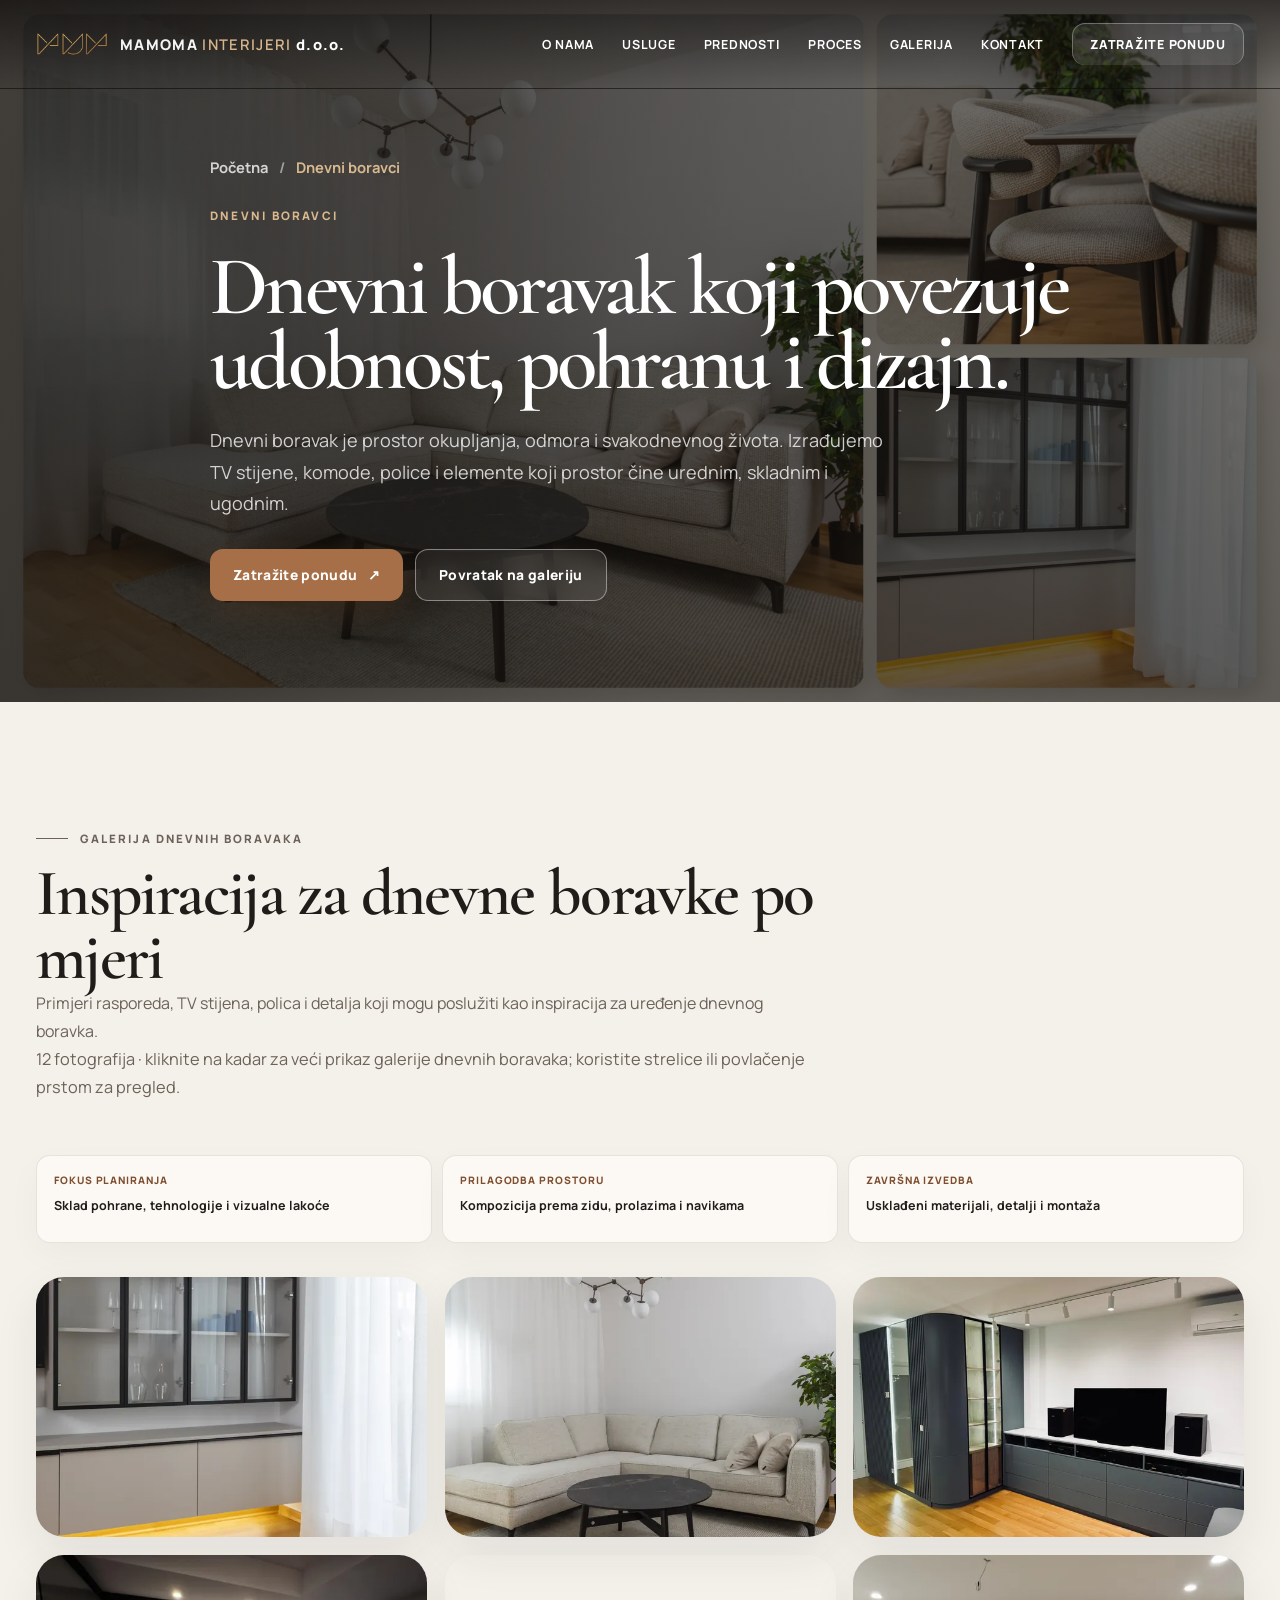
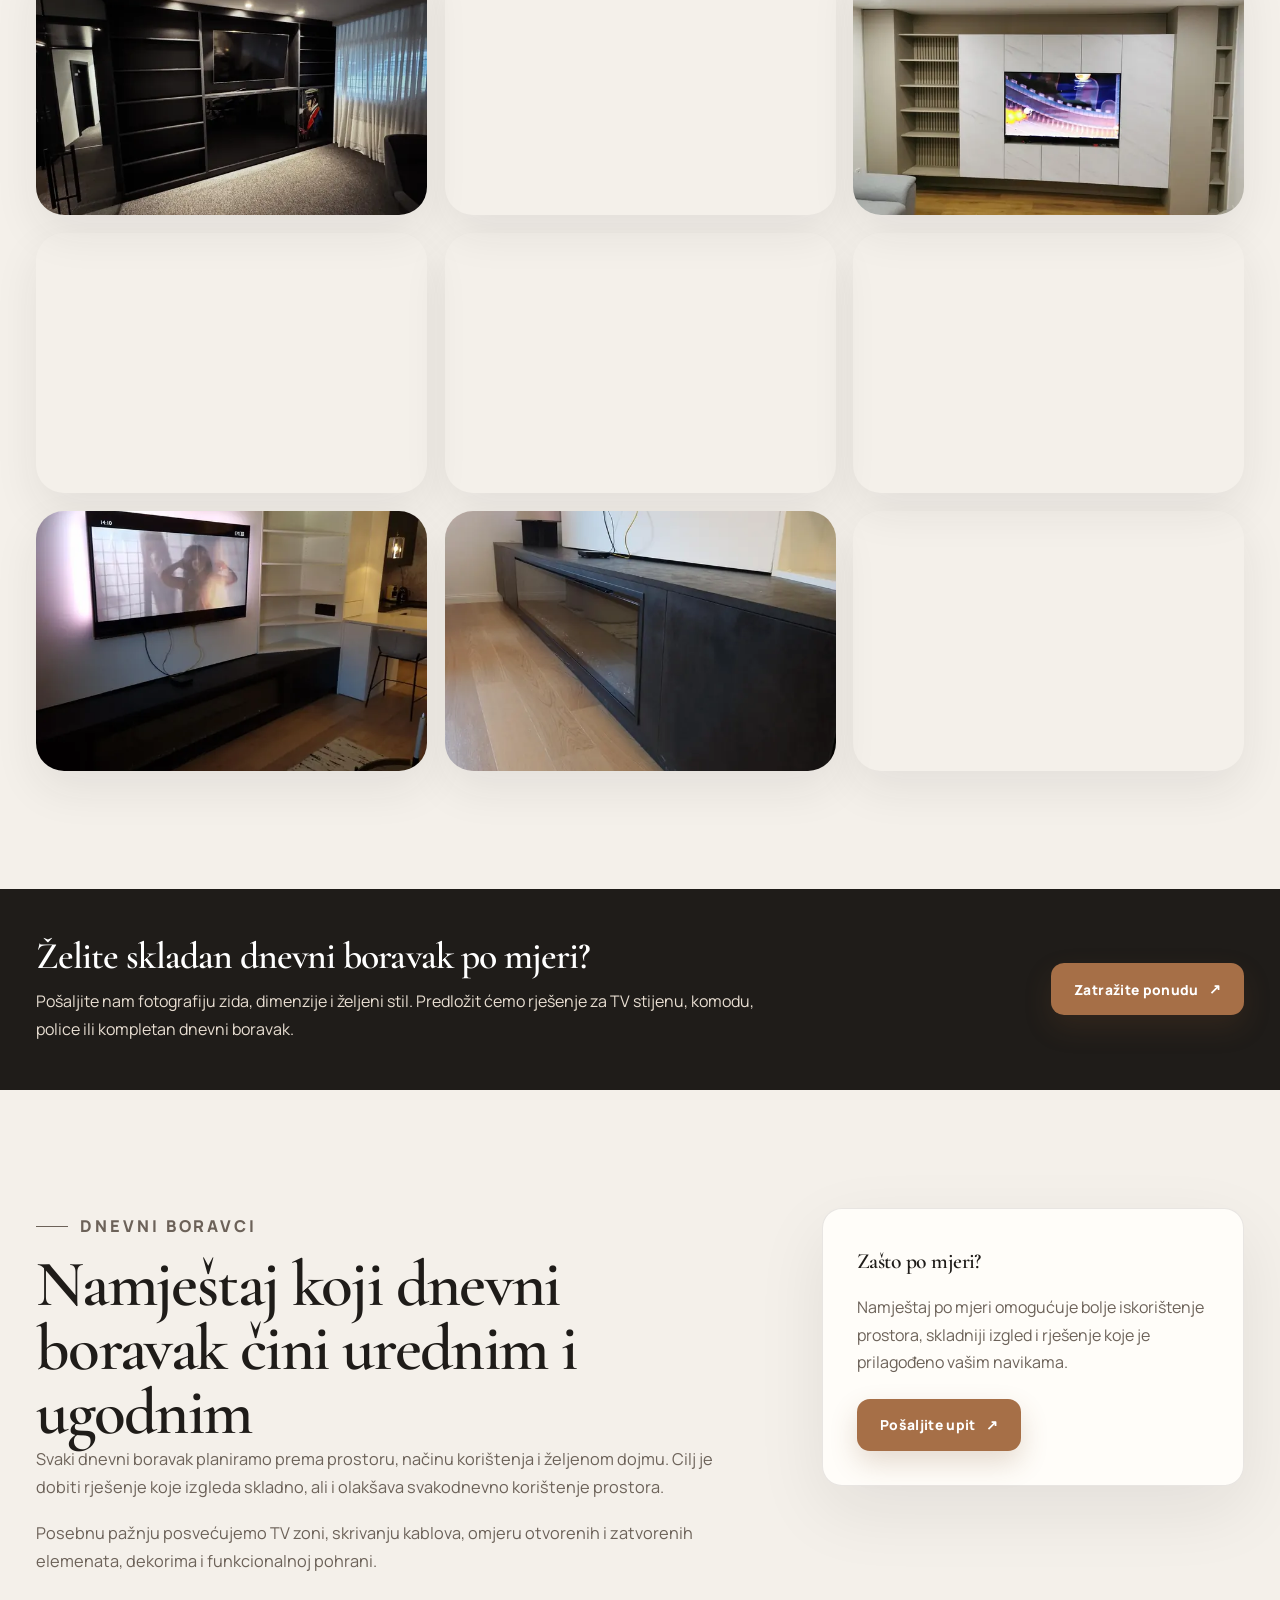
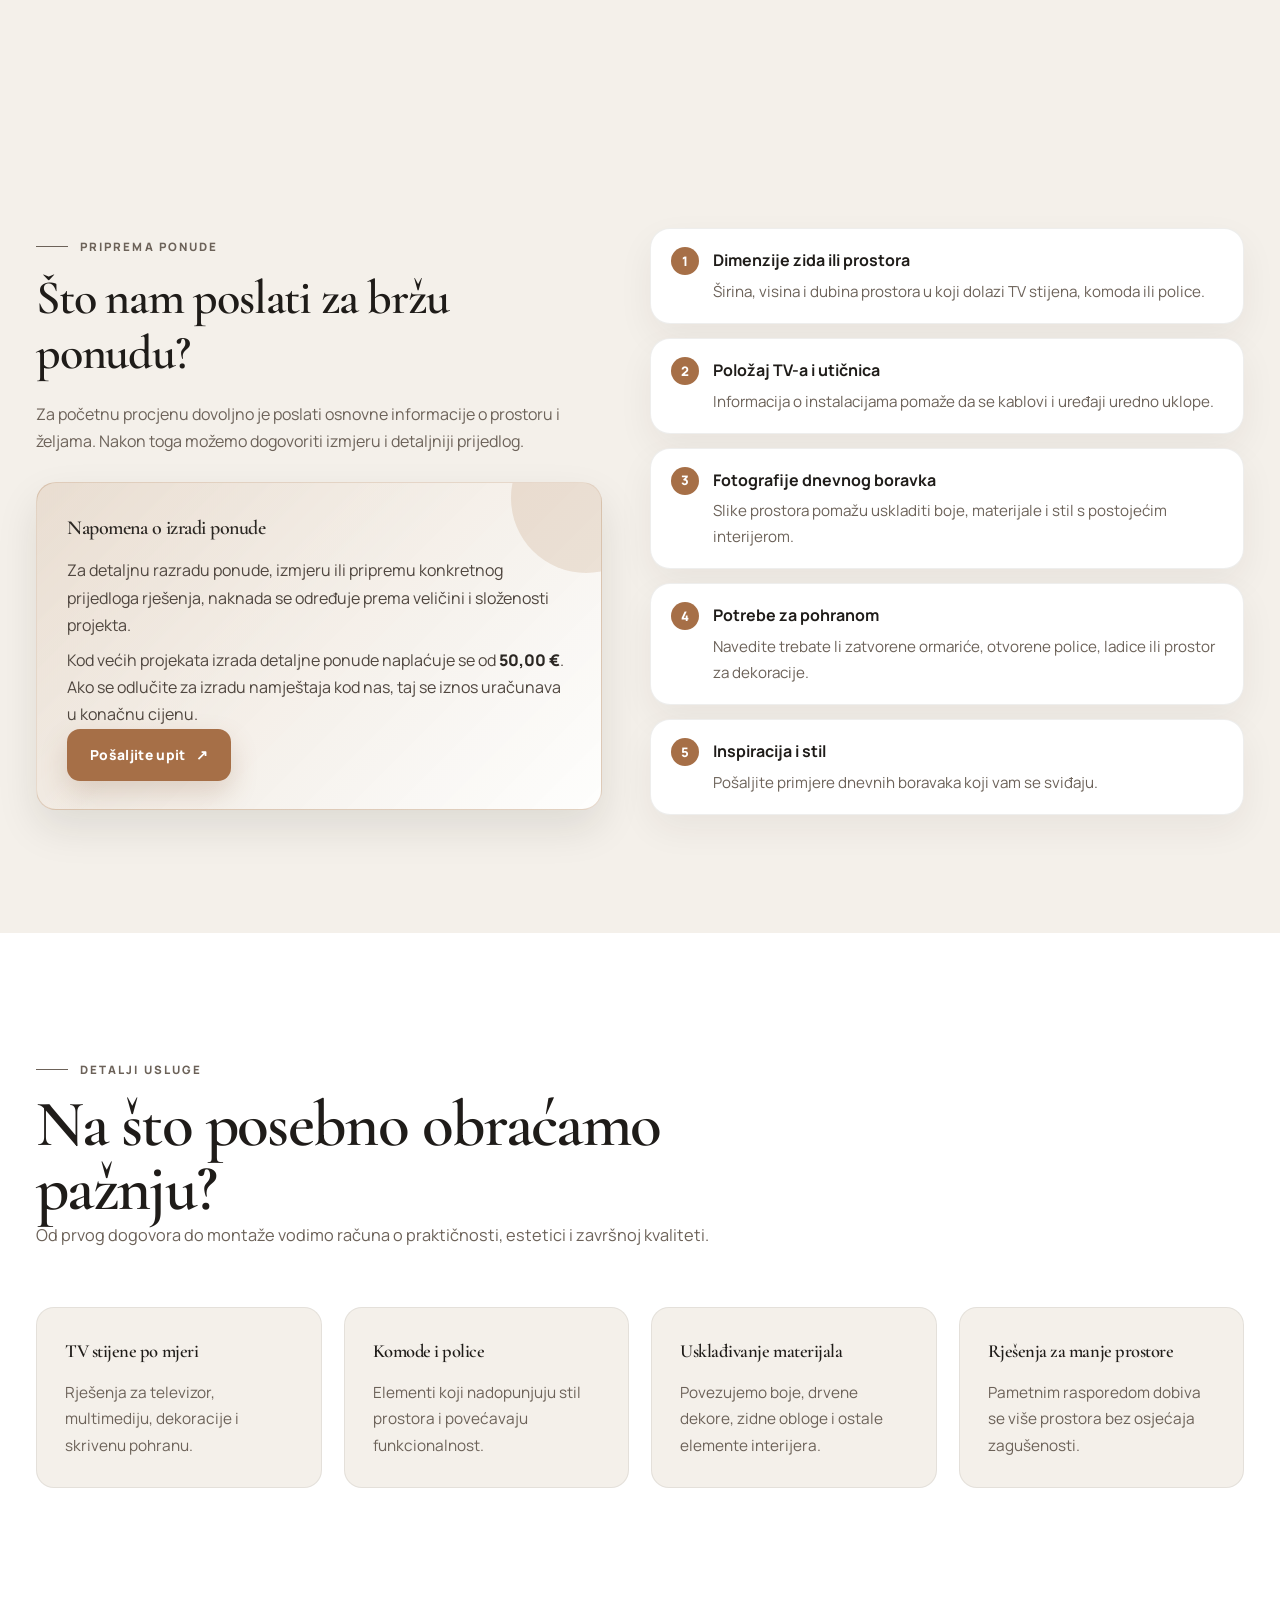
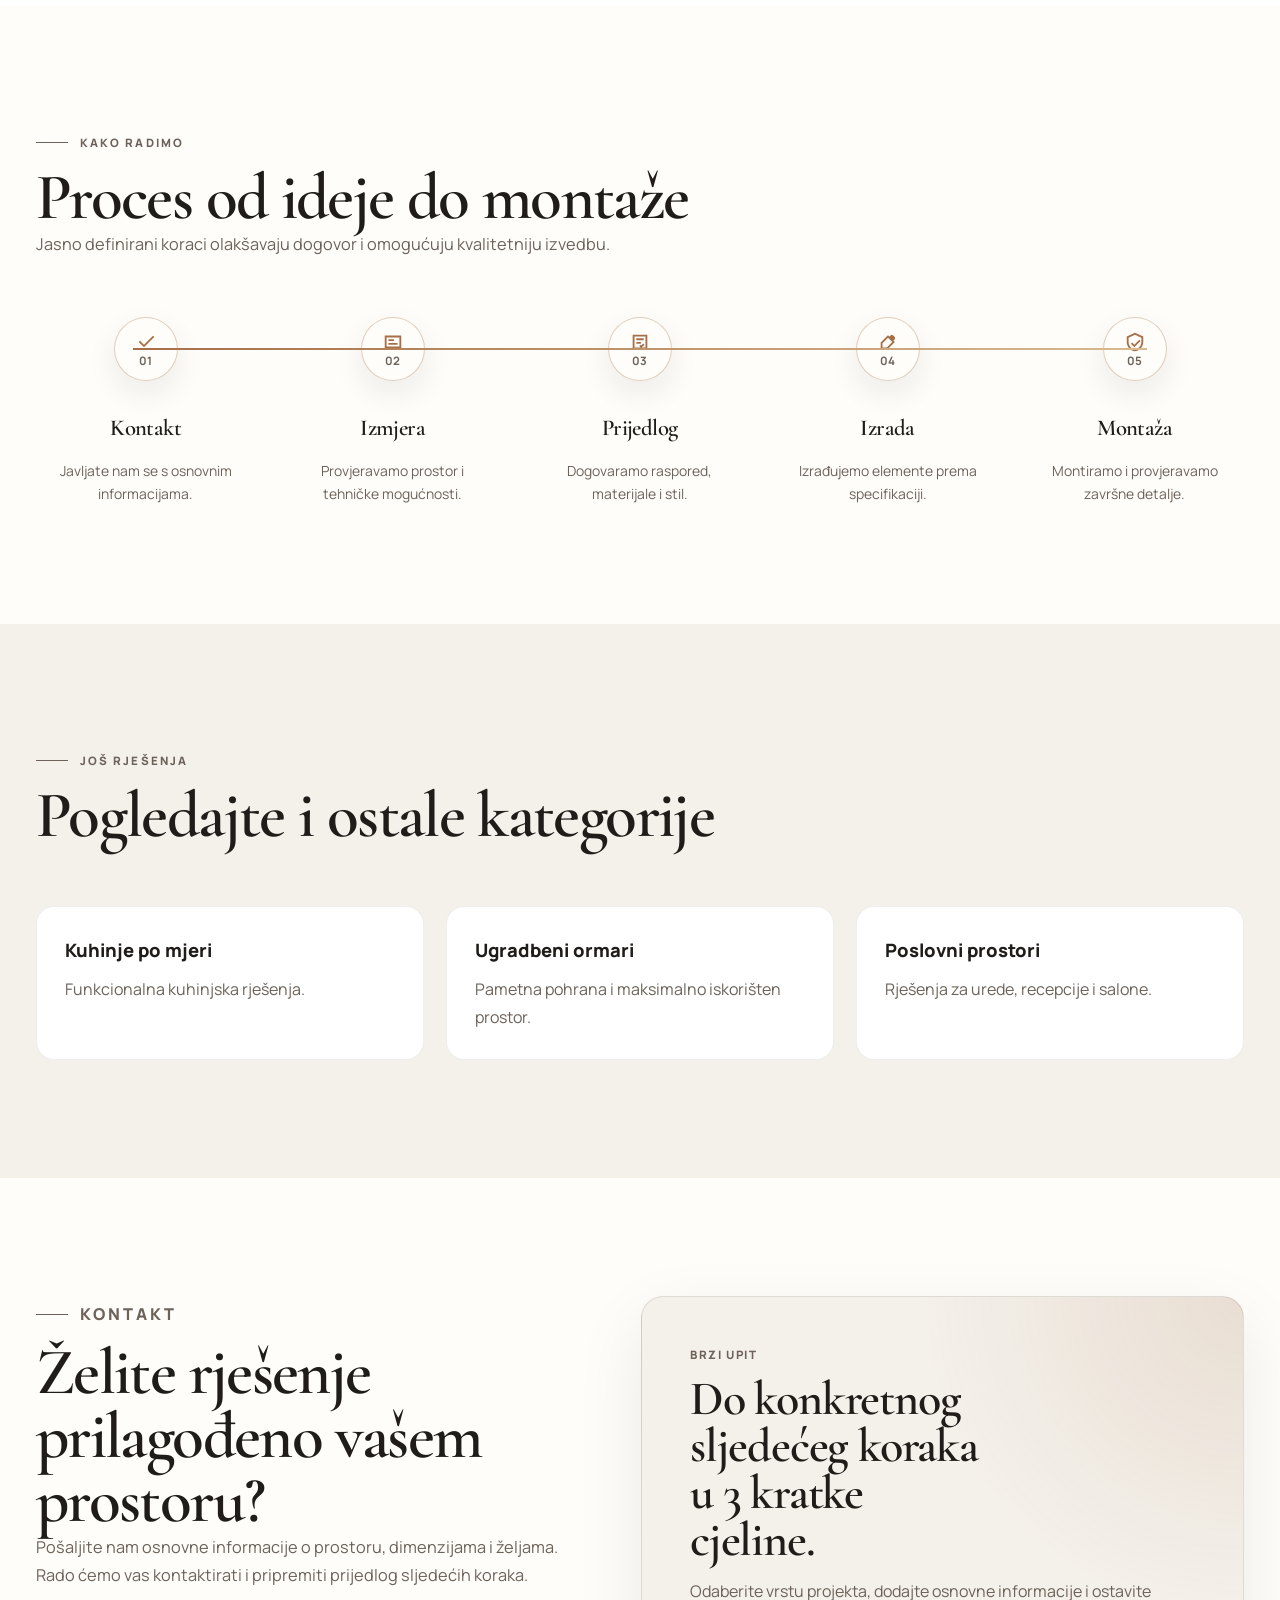
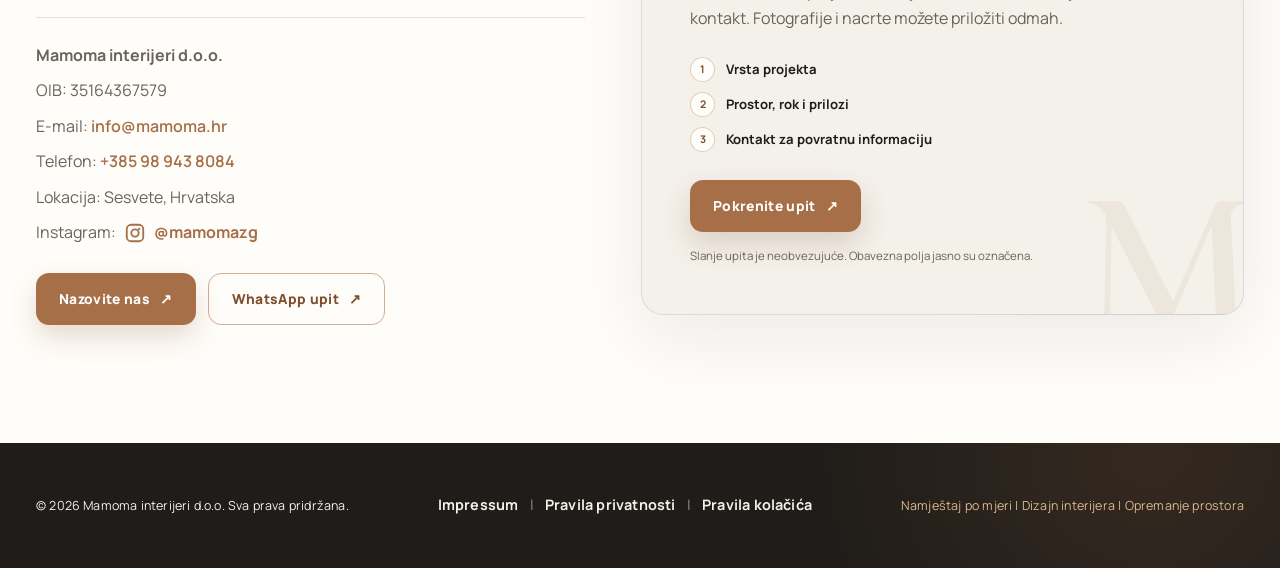
<file: dnevni-boravci.html>
<!DOCTYPE html>
<html lang="hr">
<head>
<meta charset="utf-8"/>
<!-- Responzivnost za mobitele, tablete i računala -->
<meta content="width=device-width, initial-scale=1.0" name="viewport"/>
<!-- Osnovni SEO -->
<title>Dnevni boravci po mjeri | TV stijene i komode | Mamoma interijeri d.o.o.</title>
<meta content="TV stijene, komode, police i namještaj za dnevne boravke po mjeri. Elegantna i funkcionalna rješenja za domove, stanove i apartmane." name="description"/>
<meta content="dnevni boravci po mjeri, TV stijene, komode po mjeri, police po mjeri, namještaj za dnevni boravak, Mamoma interijeri" name="keywords"/>
<meta content="Mamoma interijeri d.o.o." name="author"/>
<meta content="index, follow, max-image-preview:large" name="robots"/>
<meta content="hr" name="language"/>
<meta content="#2b2723" name="theme-color"/>
<!-- Canonical URL -->
<link href="https://www.mamoma.hr/dnevni-boravci.html" rel="canonical"/>
<!-- Hreflang za hrvatsku verziju stranice -->
<link href="https://www.mamoma.hr/dnevni-boravci.html" hreflang="hr-HR" rel="alternate"/>
<link href="https://www.mamoma.hr/dnevni-boravci.html" hreflang="x-default" rel="alternate"/>
<!-- Open Graph za Facebook, WhatsApp, LinkedIn i ostale platforme -->
<meta content="hr_HR" property="og:locale"/>
<meta content="website" property="og:type"/>
<meta content="Dnevni boravci po mjeri | TV stijene i komode | Mamoma interijeri" property="og:title"/>
<meta content="TV stijene, komode, police i namještaj za dnevne boravke po mjeri. Elegantna i funkcionalna rješenja za domove, stanove i apartmane." property="og:description"/>
<meta content="https://www.mamoma.hr/dnevni-boravci.html" property="og:url"/>
<meta content="Mamoma interijeri d.o.o." property="og:site_name"/>
<meta content="https://www.mamoma.hr/images/mamoma-og-image.jpg" property="og:image"/>
<meta content="Dnevni boravci po mjeri | TV stijene i komode | Mamoma interijeri" property="og:image:alt"/>
<meta content="1200" property="og:image:width"/>
<meta content="630" property="og:image:height"/>
<!-- Twitter/X kartica za dijeljenje linka -->
<meta content="summary_large_image" name="twitter:card"/>
<meta content="Dnevni boravci po mjeri | TV stijene i komode | Mamoma interijeri" name="twitter:title"/>
<meta content="TV stijene, komode, police i namještaj za dnevne boravke po mjeri. Elegantna i funkcionalna rješenja za domove, stanove i apartmane." name="twitter:description"/>
<meta content="https://www.mamoma.hr/images/mamoma-og-image.jpg" name="twitter:image"/>
<!-- Ikone -->
<link href="images/favicon.ico?v=3" rel="icon" sizes="any"/>
<link href="images/favicon-32x32.png?v=3" rel="icon" sizes="32x32" type="image/png"/>
<link href="images/favicon-16x16.png?v=3" rel="icon" sizes="16x16" type="image/png"/>
<link href="images/apple-touch-icon.png?v=3" rel="apple-touch-icon" sizes="180x180"/>
<!-- CSS -->
<link href="css/styles.css" rel="stylesheet"/>
<!-- Tipografija i vizualni refresh -->
<link href="https://fonts.googleapis.com" rel="preconnect"/>
<link crossorigin="" href="https://fonts.gstatic.com" rel="preconnect"/>
<link href="https://fonts.googleapis.com/css2?family=Cormorant+Garamond:ital,wght@0,500;0,600;1,500&amp;family=Manrope:wght@400;500;600;700;800&amp;display=swap" rel="stylesheet"/>
<link href="css/visual-refresh.css?v=2" rel="stylesheet"/><link href="css/cro-enhancements.css?v=5" rel="stylesheet"/>
<!-- Strukturirani podaci za Google i druge tražilice -->
<script type="application/ld+json">
{
        "@context": "https://schema.org",
        "@type": "HomeAndConstructionBusiness",
        "@id": "https://www.mamoma.hr/#business",
        "name": "Mamoma interijeri d.o.o.",
        "alternateName": "Mamoma interijeri",
        "url": "https://www.mamoma.hr/",
        "logo": "https://www.mamoma.hr/images/mamoma-logo.png",
        "image": "https://www.mamoma.hr/images/mamoma-og-image.jpg",
        "description": "Mamoma interijeri d.o.o. izrađuje namještaj po mjeri, kuhinje, ugradbene ormare, TV stijene, 3D dizajn interijera i oprema stambene, apartmanske i poslovne prostore.",
        "slogan": "Prostori oblikovani prema vašem načinu života",
        "telephone": "+385989438084",
        "email": "info@mamoma.hr",
        "priceRange": "€€",
        "identifier": {
                "@type": "PropertyValue",
                "name": "OIB",
                "value": "35164367579"
        },
        "address": {
                "@type": "PostalAddress",
                "addressLocality": "Sesvete",
                "addressRegion": "Grad Zagreb",
                "addressCountry": "HR"
        },
        "areaServed": [
                {
                        "@type": "City",
                        "name": "Zagreb"
                },
                {
                        "@type": "City",
                        "name": "Sesvete"
                },
                {
                        "@type": "Country",
                        "name": "Hrvatska"
                }
        ],
        "sameAs": [
                "https://www.instagram.com/mamomazg/"
        ],
        "hasOfferCatalog": {
                "@type": "OfferCatalog",
                "name": "Usluge Mamoma interijeri",
                "itemListElement": [
                        {
                                "@type": "Offer",
                                "itemOffered": {
                                        "@type": "Service",
                                        "name": "Kuhinje po mjeri",
                                        "description": "Planiranje, izrada i montaža kuhinja po mjeri."
                                }
                        },
                        {
                                "@type": "Offer",
                                "itemOffered": {
                                        "@type": "Service",
                                        "name": "Ugradbeni ormari po mjeri",
                                        "description": "Izrada ormara po mjeri za maksimalno iskorišten prostor."
                                }
                        },
                        {
                                "@type": "Offer",
                                "itemOffered": {
                                        "@type": "Service",
                                        "name": "Dnevni boravci po mjeri",
                                        "description": "TV stijene, komode, police i namještaj za dnevne boravke."
                                }
                        },
                        {
                                "@type": "Offer",
                                "itemOffered": {
                                        "@type": "Service",
                                        "name": "Namještaj za poslovne prostore",
                                        "description": "Namještaj po mjeri za urede, recepcije, salone i poslovne prostore."
                                }
                        }
                ]
        }
}
    </script>
<script type="application/ld+json">
{
        "@context": "https://schema.org",
        "@type": "Service",
        "name": "Dnevni boravci po mjeri",
        "serviceType": "TV stijene, komode i namještaj za dnevne boravke",
        "provider": {
                "@id": "https://www.mamoma.hr/#business"
        },
        "areaServed": [
                {
                        "@type": "City",
                        "name": "Zagreb"
                },
                {
                        "@type": "City",
                        "name": "Sesvete"
                },
                {
                        "@type": "Country",
                        "name": "Hrvatska"
                }
        ],
        "url": "https://www.mamoma.hr/dnevni-boravci.html",
        "description": "TV stijene, komode, police i namještaj za dnevne boravke po mjeri. Elegantna i funkcionalna rješenja za domove, stanove i apartmane."
}
    </script>
<script type="application/ld+json">
{
        "@context": "https://schema.org",
        "@type": "BreadcrumbList",
        "itemListElement": [
                {
                        "@type": "ListItem",
                        "position": 1,
                        "name": "Početna",
                        "item": "https://www.mamoma.hr/"
                },
                {
                        "@type": "ListItem",
                        "position": 2,
                        "name": "Dnevni boravci",
                        "item": "https://www.mamoma.hr/dnevni-boravci.html"
                }
        ]
}
    </script>
</head>
<body data-project-type="dnevni-boravak"><a class="skip-link" href="#main-content">Preskoči na glavni sadržaj</a>
<!-- HEADER / NAVIGACIJA -->
<header class="site-header">
<div class="container header-container">
<!-- Logo tvrtke -->
<a aria-label="Mamoma interijeri d.o.o. - početna stranica" class="logo" href="index.html">
<img alt="" class="logo-symbol" src="images/mamoma-symbol.png"/>
<span class="logo-text">
                    MAMOMA <strong>INTERIJERI</strong> <span class="logo-company-type">d.o.o.</span>
</span>
</a>
<!-- Gumb za mobilni meni -->
<button aria-controls="main-navigation" aria-expanded="false" aria-label="Otvori navigacijski meni" class="menu-toggle" type="button">
<span></span>
<span></span>
<span></span>
</button>
<!-- Glavna navigacija -->
<nav aria-label="Glavna navigacija" class="main-nav" id="main-navigation">
<ul>
<li><a href="index.html#o-nama">O nama</a></li>
<li><a href="index.html#usluge">Usluge</a></li>
<li><a href="index.html#prednosti">Prednosti</a></li>
<li><a href="index.html#proces">Proces</a></li>
<li><a href="index.html#galerija">Galerija</a></li>
<li><a href="index.html#kontakt">Kontakt</a></li>
<li class="desktop-nav-cta"><a class="header-cta" data-project-type="dnevni-boravak" data-quote-open="" data-source="header" href="#kontakt">Zatražite ponudu</a></li>
</ul>
<a class="mobile-menu-cta" data-project-type="dnevni-boravak" data-quote-open="" data-source="mobile-menu" href="#kontakt">Zatražite ponudu</a>
</nav>
</div>
</header>
<!-- GLAVNI SADRŽAJ -->
<main id="main-content" tabindex="-1">
<!-- HERO PODSTRANICE -->
<section class="subpage-hero dnevni-hero">
<div class="container subpage-hero-content">
<nav aria-label="Putanja stranice" class="breadcrumb-on-hero">
<a href="index.html">Početna</a>
<span class="breadcrumb-separator">/</span>
<span class="breadcrumb-current">Dnevni boravci</span>
</nav>
<p class="hero-subtitle">Dnevni boravci</p>
<h1>Dnevni boravak koji povezuje udobnost, pohranu i dizajn.</h1>
<p>
                    Dnevni boravak je prostor okupljanja, odmora i svakodnevnog života. Izrađujemo TV stijene, komode, police i elemente koji prostor čine urednim, skladnim i ugodnim.
                </p>
<div class="hero-actions">
<a class="btn-primary" data-project-type="dnevni-boravak" data-quote-open="" data-source="hero" href="#kontakt">Zatražite ponudu</a>
<a class="btn-secondary" href="index.html#galerija">Povratak na galeriju</a>
</div>
</div>
</section>
<!-- GALERIJA -->
<section class="project-gallery section-padding">
<div class="container">
<div class="section-heading">
<p class="section-label">Galerija dnevnih boravaka</p>
<h2>Inspiracija za dnevne boravke po mjeri</h2>
<p>
                        Primjeri rasporeda, TV stijena, polica i detalja koji mogu poslužiti kao inspiracija za uređenje dnevnog boravka.
                    </p>
<p class="project-gallery-hint">12 fotografija · kliknite na kadar za veći prikaz galerije dnevnih boravaka; koristite strelice ili povlačenje prstom za pregled.</p></div>
<div aria-label="Sažetak pristupa projektu" class="project-gallery-summary"><div><small>Fokus planiranja</small><strong>Sklad pohrane, tehnologije i vizualne lakoće</strong></div><div><small>Prilagodba prostoru</small><strong>Kompozicija prema zidu, prolazima i navikama</strong></div><div><small>Završna izvedba</small><strong>Usklađeni materijali, detalji i montaža</strong></div></div><div class="project-gallery-grid">
<button aria-label="Otvori sliku dnevnog boravka 1" class="project-gallery-item" data-full="images/optimized/dnevniboravci/01_dnevniboravci-1440.webp" data-gallery-index="0" type="button">
<img alt="Dnevni boravak po mjeri s elegantnim namještajem i funkcionalnim rasporedom" decoding="async" height="6117" loading="lazy" sizes="(max-width: 600px) 50vw, (max-width: 1000px) 33vw, 25vw" src="images/optimized/dnevniboravci/01_dnevniboravci-960.webp" srcset="images/optimized/dnevniboravci/01_dnevniboravci-640.webp 640w, images/optimized/dnevniboravci/01_dnevniboravci-960.webp 960w, images/optimized/dnevniboravci/01_dnevniboravci-1440.webp 1440w" width="4480"/>
</button>
<button aria-label="Otvori sliku dnevnog boravka 2" class="project-gallery-item" data-full="images/optimized/dnevniboravci/02_dnevniboravci-1440.webp" data-gallery-index="1" type="button">
<img alt="Moderna TV stijena po mjeri s prostorom za pohranu" decoding="async" height="6720" loading="lazy" sizes="(max-width: 600px) 50vw, (max-width: 1000px) 33vw, 25vw" src="images/optimized/dnevniboravci/02_dnevniboravci-960.webp" srcset="images/optimized/dnevniboravci/02_dnevniboravci-640.webp 640w, images/optimized/dnevniboravci/02_dnevniboravci-960.webp 960w, images/optimized/dnevniboravci/02_dnevniboravci-1440.webp 1440w" width="4480"/>
</button>
<button aria-label="Otvori sliku dnevnog boravka 3" class="project-gallery-item" data-full="images/optimized/dnevniboravci/03_dnevniboravci-1440.webp" data-gallery-index="2" type="button">
<img alt="Dnevni boravak s namještajem po mjeri i skladnim detaljima" decoding="async" height="1200" loading="lazy" sizes="(max-width: 600px) 50vw, (max-width: 1000px) 33vw, 25vw" src="images/optimized/dnevniboravci/03_dnevniboravci-960.webp" srcset="images/optimized/dnevniboravci/03_dnevniboravci-640.webp 640w, images/optimized/dnevniboravci/03_dnevniboravci-960.webp 960w, images/optimized/dnevniboravci/03_dnevniboravci-1440.webp 1440w" width="1600"/>
</button>
<button aria-label="Otvori sliku dnevnog boravka 4" class="project-gallery-item" data-full="images/optimized/dnevniboravci/04_dnevniboravci-1440.webp" data-gallery-index="3" type="button">
<img alt="TV komoda i police po mjeri za dnevni boravak" decoding="async" height="1080" loading="lazy" sizes="(max-width: 600px) 50vw, (max-width: 1000px) 33vw, 25vw" src="images/optimized/dnevniboravci/04_dnevniboravci-960.webp" srcset="images/optimized/dnevniboravci/04_dnevniboravci-640.webp 640w, images/optimized/dnevniboravci/04_dnevniboravci-960.webp 960w, images/optimized/dnevniboravci/04_dnevniboravci-1440.webp 1440w" width="1440"/>
</button>
<button aria-label="Otvori sliku dnevnog boravka 5" class="project-gallery-item" data-full="images/optimized/dnevniboravci/05_dnevniboravci-1440.webp" data-gallery-index="4" type="button">
<img alt="Dnevni boravak po mjeri s toplim materijalima i modernim linijama" decoding="async" height="1600" loading="lazy" sizes="(max-width: 600px) 50vw, (max-width: 1000px) 33vw, 25vw" src="images/optimized/dnevniboravci/05_dnevniboravci-960.webp" srcset="images/optimized/dnevniboravci/05_dnevniboravci-640.webp 640w, images/optimized/dnevniboravci/05_dnevniboravci-960.webp 960w, images/optimized/dnevniboravci/05_dnevniboravci-1440.webp 1280w" width="1280"/>
</button>
<button aria-label="Otvori sliku dnevnog boravka 6" class="project-gallery-item" data-full="images/optimized/dnevniboravci/06_dnevniboravci-1440.webp" data-gallery-index="5" type="button">
<img alt="Detalj namještaja po mjeri za dnevni boravak" decoding="async" height="1200" loading="lazy" sizes="(max-width: 600px) 50vw, (max-width: 1000px) 33vw, 25vw" src="images/optimized/dnevniboravci/06_dnevniboravci-960.webp" srcset="images/optimized/dnevniboravci/06_dnevniboravci-640.webp 640w, images/optimized/dnevniboravci/06_dnevniboravci-960.webp 960w, images/optimized/dnevniboravci/06_dnevniboravci-1440.webp 1440w" width="1600"/>
</button>
<button aria-label="Otvori sliku dnevnog boravka 7" class="project-gallery-item" data-full="images/optimized/dnevniboravci/07_dnevniboravci-1440.webp" data-gallery-index="6" type="button">
<img alt="Dnevni boravak s funkcionalnim elementima i prostorom za pohranu" decoding="async" height="1600" loading="lazy" sizes="(max-width: 600px) 50vw, (max-width: 1000px) 33vw, 25vw" src="images/optimized/dnevniboravci/07_dnevniboravci-960.webp" srcset="images/optimized/dnevniboravci/07_dnevniboravci-640.webp 640w, images/optimized/dnevniboravci/07_dnevniboravci-960.webp 960w, images/optimized/dnevniboravci/07_dnevniboravci-1440.webp 1200w" width="1200"/>
</button>
<button aria-label="Otvori sliku dnevnog boravka 8" class="project-gallery-item" data-full="images/optimized/dnevniboravci/08_dnevniboravci-1440.webp" data-gallery-index="7" type="button">
<img alt="Namještaj po mjeri za dnevni boravak s kvalitetnom završnom obradom" decoding="async" height="1200" loading="lazy" sizes="(max-width: 600px) 50vw, (max-width: 1000px) 33vw, 25vw" src="images/optimized/dnevniboravci/08_dnevniboravci-960.webp" srcset="images/optimized/dnevniboravci/08_dnevniboravci-640.webp 640w, images/optimized/dnevniboravci/08_dnevniboravci-960.webp 960w, images/optimized/dnevniboravci/08_dnevniboravci-1440.webp 1440w" width="1600"/>
</button>
<button aria-label="Otvori sliku dnevnog boravka 9" class="project-gallery-item" data-full="images/optimized/dnevniboravci/09_dnevniboravci-1440.webp" data-gallery-index="8" type="button">
<img alt="Dnevni boravak oblikovan prema prostoru i svakodnevnim navikama" decoding="async" height="1600" loading="lazy" sizes="(max-width: 600px) 50vw, (max-width: 1000px) 33vw, 25vw" src="images/optimized/dnevniboravci/09_dnevniboravci-960.webp" srcset="images/optimized/dnevniboravci/09_dnevniboravci-640.webp 640w, images/optimized/dnevniboravci/09_dnevniboravci-960.webp 960w, images/optimized/dnevniboravci/09_dnevniboravci-1440.webp 1200w" width="1200"/>
</button>
<button aria-label="Otvori sliku dnevnog boravka 9" class="project-gallery-item" data-full="images/optimized/dnevniboravci/10_dnevniboravci-1440.webp" data-gallery-index="8" type="button">
<img alt="Dnevni boravak oblikovan prema prostoru i svakodnevnim navikama" decoding="async" height="1600" loading="lazy" sizes="(max-width: 600px) 50vw, (max-width: 1000px) 33vw, 25vw" src="images/optimized/dnevniboravci/10_dnevniboravci-960.webp" srcset="images/optimized/dnevniboravci/10_dnevniboravci-640.webp 640w, images/optimized/dnevniboravci/10_dnevniboravci-960.webp 960w, images/optimized/dnevniboravci/10_dnevniboravci-1440.webp 1200w" width="1200"/>
</button>
<button aria-label="Otvori sliku dnevnog boravka 9" class="project-gallery-item" data-full="images/optimized/dnevniboravci/11_dnevniboravci-1440.webp" data-gallery-index="8" type="button">
<img alt="Dnevni boravak oblikovan prema prostoru i svakodnevnim navikama" decoding="async" height="1600" loading="lazy" sizes="(max-width: 600px) 50vw, (max-width: 1000px) 33vw, 25vw" src="images/optimized/dnevniboravci/11_dnevniboravci-960.webp" srcset="images/optimized/dnevniboravci/11_dnevniboravci-640.webp 640w, images/optimized/dnevniboravci/11_dnevniboravci-960.webp 960w, images/optimized/dnevniboravci/11_dnevniboravci-1440.webp 1200w" width="1200"/>
</button>
<button aria-label="Otvori sliku dnevnog boravka 9" class="project-gallery-item" data-full="images/optimized/dnevniboravci/12_dnevniboravci-1440.webp" data-gallery-index="8" type="button">
<img alt="Dnevni boravak oblikovan prema prostoru i svakodnevnim navikama" decoding="async" height="1600" loading="lazy" sizes="(max-width: 600px) 50vw, (max-width: 1000px) 33vw, 25vw" src="images/optimized/dnevniboravci/12_dnevniboravci-960.webp" srcset="images/optimized/dnevniboravci/12_dnevniboravci-640.webp 640w, images/optimized/dnevniboravci/12_dnevniboravci-960.webp 960w, images/optimized/dnevniboravci/12_dnevniboravci-1440.webp 1200w" width="1200"/>
</button>
</div>
</div>
</section>
<!-- LIGHTBOX ZA GALERIJU -->
<div aria-hidden="true" aria-label="Galerija projekta" aria-modal="true" class="gallery-lightbox" role="dialog" tabindex="-1">
<button aria-label="Zatvori galeriju" class="gallery-lightbox-close" type="button">
                ×
            </button>
<button aria-label="Prethodna slika" class="gallery-lightbox-nav gallery-lightbox-prev" type="button">
                ❮
            </button>
<div class="gallery-lightbox-content">
<img alt="" class="gallery-lightbox-image"/>
<p class="gallery-lightbox-caption"></p>
</div>
<button aria-label="Sljedeća slika" class="gallery-lightbox-nav gallery-lightbox-next" type="button">
                ❯
            </button>
</div>
<!-- MINI CTA NAKON GALERIJE -->
<section class="mini-cta">
<div class="container mini-cta-container">
<div>
<h2>Želite skladan dnevni boravak po mjeri?</h2>
<p>Pošaljite nam fotografiju zida, dimenzije i željeni stil. Predložit ćemo rješenje za TV stijenu, komodu, police ili kompletan dnevni boravak.</p>
</div>
<a class="btn-primary" data-project-type="dnevni-boravak" data-quote-open="" data-source="post-gallery" href="#kontakt">Zatražite ponudu</a>
</div>
</section>
<!-- UVOD I GLAVNE PREDNOSTI -->
<section class="subpage-content section-padding">
<div class="container subpage-layout">
<div class="subpage-main-text">
<p class="section-label">Dnevni boravci</p>
<h2>Namještaj koji dnevni boravak čini urednim i ugodnim</h2>
<p>
                        Svaki dnevni boravak planiramo prema prostoru, načinu korištenja i željenom dojmu. Cilj je dobiti rješenje koje izgleda skladno, ali i olakšava svakodnevno korištenje prostora.
                    </p>
<p>
                        Posebnu pažnju posvećujemo TV zoni, skrivanju kablova, omjeru otvorenih i zatvorenih elemenata, dekorima i funkcionalnoj pohrani.
                    </p>
</div>
<aside class="subpage-side-card">
<h3>Zašto po mjeri?</h3>
<p>
                        Namještaj po mjeri omogućuje bolje iskorištenje prostora,
                        skladniji izgled i rješenje koje je prilagođeno vašim navikama.
                    </p>
<a class="btn-primary" data-project-type="dnevni-boravak" data-quote-open="" data-source="side-card" href="#kontakt">Pošaljite upit</a>
</aside>
</div>
</section>
<!-- ŠTO NAM POSLATI ZA PONUDU -->
<section class="quote-prep section-padding" id="ponuda">
<div class="container quote-prep-grid">
<div>
<p class="section-label">Priprema ponude</p>
<h2>Što nam poslati za bržu ponudu?</h2>
<p>
						Za početnu procjenu dovoljno je poslati osnovne informacije o prostoru i željama.
						Nakon toga možemo dogovoriti izmjeru i detaljniji prijedlog.
					</p>
<div class="quote-note">
<h3>Napomena o izradi ponude</h3>
<p>
							Za detaljnu razradu ponude, izmjeru ili pripremu konkretnog prijedloga rješenja,
							naknada se određuje prema veličini i složenosti projekta.
						</p>
<p>
							Kod većih projekata izrada detaljne ponude naplaćuje se od
							<strong>50,00 €</strong>. Ako se odlučite za izradu namještaja kod nas,
							taj se iznos uračunava u konačnu cijenu.
						</p>
<a class="btn-primary quote-note-button" data-project-type="dnevni-boravak" data-quote-open="" data-source="quote-prep" href="#kontakt">Pošaljite upit</a>
</div>
</div>
<div class="quote-checklist">
<div class="quote-checklist-item">
<span>1</span>
<div>
<strong>Dimenzije zida ili prostora</strong>
<p>Širina, visina i dubina prostora u koji dolazi TV stijena, komoda ili police.</p>
</div>
</div>
<div class="quote-checklist-item">
<span>2</span>
<div>
<strong>Položaj TV-a i utičnica</strong>
<p>Informacija o instalacijama pomaže da se kablovi i uređaji uredno uklope.</p>
</div>
</div>
<div class="quote-checklist-item">
<span>3</span>
<div>
<strong>Fotografije dnevnog boravka</strong>
<p>Slike prostora pomažu uskladiti boje, materijale i stil s postojećim interijerom.</p>
</div>
</div>
<div class="quote-checklist-item">
<span>4</span>
<div>
<strong>Potrebe za pohranom</strong>
<p>Navedite trebate li zatvorene ormariće, otvorene police, ladice ili prostor za dekoracije.</p>
</div>
</div>
<div class="quote-checklist-item">
<span>5</span>
<div>
<strong>Inspiracija i stil</strong>
<p>Pošaljite primjere dnevnih boravaka koji vam se sviđaju.</p>
</div>
</div>
</div>
</div>
</section>
<!-- DETALJI USLUGE -->
<section class="subpage-features section-padding">
<div class="container">
<div class="section-heading">
<p class="section-label">Detalji usluge</p>
<h2>Na što posebno obraćamo pažnju?</h2>
<p>
                        Od prvog dogovora do montaže vodimo računa o praktičnosti,
                        estetici i završnoj kvaliteti.
                    </p>
</div>
<div class="subpage-feature-grid">
<article class="subpage-feature-card">
<h3>TV stijene po mjeri</h3>
<p>Rješenja za televizor, multimediju, dekoracije i skrivenu pohranu.</p>
</article>
<article class="subpage-feature-card">
<h3>Komode i police</h3>
<p>Elementi koji nadopunjuju stil prostora i povećavaju funkcionalnost.</p>
</article>
<article class="subpage-feature-card">
<h3>Usklađivanje materijala</h3>
<p>Povezujemo boje, drvene dekore, zidne obloge i ostale elemente interijera.</p>
</article>
<article class="subpage-feature-card">
<h3>Rješenja za manje prostore</h3>
<p>Pametnim rasporedom dobiva se više prostora bez osjećaja zagušenosti.</p>
</article>
</div>
</div>
</section>
<!-- PROCES -->
<section class="process section-padding">
<div class="container">
<div class="section-heading">
<p class="section-label">Kako radimo</p>
<h2>Proces od ideje do montaže</h2>
<p>
                        Jasno definirani koraci olakšavaju dogovor i omogućuju
                        kvalitetniju izvedbu.
                    </p>
</div>
<div class="process-grid">
<article class="process-step">
<span class="process-number">
<svg aria-hidden="true" class="process-icon" viewbox="0 0 24 24">
<path d="M21 6.5 9.8 17.7 4 11.9l1.4-1.4 4.4 4.4L19.6 5.1 21 6.5Z"></path>
</svg>
<small>01</small>
</span>
<h3>Kontakt</h3>
<p>Javljate nam se s osnovnim informacijama.</p>
</article>
<article class="process-step">
<span class="process-number">
<svg aria-hidden="true" class="process-icon" viewbox="0 0 24 24">
<path d="M3 5h18v14H3V5Zm2 2v10h14V7H5Zm2 2h6v2H7V9Zm0 4h10v2H7v-2Z"></path>
</svg>
<small>02</small>
</span>
<h3>Izmjera</h3>
<p>Provjeravamo prostor i tehničke mogućnosti.</p>
</article>
<article class="process-step">
<span class="process-number">
<svg aria-hidden="true" class="process-icon" viewbox="0 0 24 24">
<path d="M4 4h16v16H4V4Zm2 2v12h12V6H6Zm2 2h8v2H8V8Zm0 4h5v2H8v-2Zm7.5 1.5 1.4 1.4-3.6 3.6-2.1-2.1 1.4-1.4.7.7 2.2-2.2Z"></path>
</svg>
<small>03</small>
</span>
<h3>Prijedlog</h3>
<p>Dogovaramo raspored, materijale i stil.</p>
</article>
<article class="process-step">
<span class="process-number">
<svg aria-hidden="true" class="process-icon" viewbox="0 0 24 24">
<path d="M4 20v-7.5l8-8 7.5 7.5-8 8H4Zm2-2h4.7l6-6L12 7.3l-6 6V18Zm11.7-7.3L13.3 6.3l1.5-1.5a2 2 0 0 1 2.8 0l1.6 1.6a2 2 0 0 1 0 2.8l-1.5 1.5Z"></path>
</svg>
<small>04</small>
</span>
<h3>Izrada</h3>
<p>Izrađujemo elemente prema specifikaciji.</p>
</article>
<article class="process-step">
<span class="process-number">
<svg aria-hidden="true" class="process-icon" viewbox="0 0 24 24">
<path d="M12 2 3 6v6c0 5 3.8 9.7 9 10 5.2-.3 9-5 9-10V6l-9-4Zm0 2.2L19 7.3V12c0 4-2.8 7.4-7 7.9-4.2-.5-7-3.9-7-7.9V7.3l7-3.1Zm4.6 5.4 1.4 1.4-6.7 6.7-3.8-3.8 1.4-1.4 2.4 2.4 5.3-5.3Z"></path>
</svg>
<small>05</small>
</span>
<h3>Montaža</h3>
<p>Montiramo i provjeravamo završne detalje.</p>
</article>
</div>
</div>
</section>
<!-- POVEZANE STRANICE -->
<section class="related-pages section-padding">
<div class="container">
<div class="section-heading">
<p class="section-label">Još rješenja</p>
<h2>Pogledajte i ostale kategorije</h2>
</div>
<div class="related-grid">
<a class="related-card" href="kuhinje-po-mjeri.html">
<span>Kuhinje po mjeri</span>
<p>Funkcionalna kuhinjska rješenja.</p>
</a>
<a class="related-card" href="ugradbeni-ormari.html">
<span>Ugradbeni ormari</span>
<p>Pametna pohrana i maksimalno iskorišten prostor.</p>
</a>
<a class="related-card" href="poslovni-prostori.html">
<span>Poslovni prostori</span>
<p>Rješenja za urede, recepcije i salone.</p>
</a>
</div>
</div>
</section>
<!-- KONTAKT -->
<section class="contact section-padding" id="kontakt">
<div class="container contact-grid">
<div class="contact-info">
<p class="section-label">Kontakt</p>
<h2>Želite rješenje prilagođeno vašem prostoru?</h2>
<p>
                        Pošaljite nam osnovne informacije o prostoru, dimenzijama i željama.
                        Rado ćemo vas kontaktirati i pripremiti prijedlog sljedećih koraka.
                    </p>
<div class="contact-details">
<p><strong>Mamoma interijeri d.o.o.</strong></p>
<p>OIB: 35164367579</p>
<p>E-mail: <a href="mailto:info@mamoma.hr">info@mamoma.hr</a></p>
<p>Telefon: <a href="tel:+385989438084">+385 98 943 8084</a></p>
<p>Lokacija: Sesvete, Hrvatska</p>
<p class="instagram-contact">
<span>Instagram:</span>
<a aria-label="Instagram profil Mamoma interijeri" href="https://www.instagram.com/mamomazg/" rel="noopener noreferrer me" target="_blank">
<svg aria-hidden="true" class="instagram-icon" viewbox="0 0 24 24">
<path d="M7.75 2h8.5A5.76 5.76 0 0 1 22 7.75v8.5A5.76 5.76 0 0 1 16.25 22h-8.5A5.76 5.76 0 0 1 2 16.25v-8.5A5.76 5.76 0 0 1 7.75 2Zm0 2A3.76 3.76 0 0 0 4 7.75v8.5A3.76 3.76 0 0 0 7.75 20h8.5A3.76 3.76 0 0 0 20 16.25v-8.5A3.76 3.76 0 0 0 16.25 4h-8.5Zm8.75 2.25a1.25 1.25 0 1 1 0 2.5 1.25 1.25 0 0 1 0-2.5ZM12 7a5 5 0 1 1 0 10 5 5 0 0 1 0-10Zm0 2a3 3 0 1 0 0 6 3 3 0 0 0 0-6Z"></path>
</svg>
<span>@mamomazg</span>
</a>
</p>
</div>
<div class="contact-actions">
<a class="btn-primary" href="tel:+385989438084">Nazovite nas</a>
<a class="btn-outline" href="https://wa.me/385989438084?text=Pozdrav%2C%20zanima%20me%20ponuda%20za%20dnevni%20boravak%20po%20mjeri." rel="noopener noreferrer" target="_blank">
                            WhatsApp upit
                        </a>
</div>
</div>
<!-- Kontakt forma -->
<form action="send-mail.php" class="contact-form" data-project-default="dnevni-boravak" enctype="multipart/form-data" method="post">
<p class="form-note">Pošaljite osnovne informacije o projektu. Uz uključeni JavaScript otvorit će se kratki upitnik u tri koraka.</p>
<input name="source-page" type="hidden" value="dnevni-boravci.html"/>
<div aria-hidden="true" class="form-honeypot">
<label for="dnevni-boravci-website">Web stranica</label>
<input autocomplete="off" id="dnevni-boravci-website" name="website" tabindex="-1" type="text"/>
</div>
<div class="form-group">
<label for="dnevni-boravci-name">Ime i prezime</label>
<input autocomplete="name" id="dnevni-boravci-name" name="name" placeholder="Vaše ime" required="" type="text"/>
</div>
<div class="form-group">
<label for="dnevni-boravci-email">E-mail adresa</label>
<input autocomplete="email" id="dnevni-boravci-email" name="email" placeholder="vasa@email.hr" required="" type="email"/>
</div>
<div class="form-group">
<label for="dnevni-boravci-phone">Telefon <small>(neobavezno)</small></label>
<input autocomplete="tel" id="dnevni-boravci-phone" inputmode="tel" name="phone" placeholder="+385 9x xxx xxxx" type="tel"/>
</div>
<div class="form-group">
<label for="dnevni-boravci-project">Vrsta projekta</label>
<select id="dnevni-boravci-project" name="project-type" required=""><option value="">Odaberite vrstu projekta</option><option value="kuhinja">Kuhinja po mjeri</option><option selected="" value="dnevni-boravak">Dnevni boravak</option><option value="ormari">Ugradbeni ormari</option><option value="kupaonice">Kupaonski namještaj</option><option value="poslovni-prostor">Poslovni prostor</option><option value="3d-dizajn">3D dizajn interijera</option><option value="opremanje">Kompletno opremanje prostora</option><option value="ostalo">Ostalo / nisam siguran</option></select>
</div>
<div class="form-group">
<label for="dnevni-boravci-location">Grad ili mjesto projekta</label>
<input autocomplete="address-level2" id="dnevni-boravci-location" name="location" placeholder="npr. Zagreb, Sesvete" required="" type="text"/>
</div>
<div class="form-group">
<label for="dnevni-boravci-message">Opis projekta</label>
<textarea id="dnevni-boravci-message" name="message" placeholder="Opišite prostor, želje i ono što vam je najvažnije..." required="" rows="6"></textarea>
</div>
<div class="form-group">
<label for="dnevni-boravci-attachments">Fotografije ili PDF nacrt <small>(neobavezno)</small></label>
<input accept=".jpg,.jpeg,.png,.webp,.pdf,image/jpeg,image/png,image/webp,application/pdf" id="dnevni-boravci-attachments" multiple="" name="attachments[]" type="file"/>
<small class="form-upload-note">Do 5 datoteka; najviše 5 MB po datoteci i 15 MB ukupno.</small>
</div>
<label class="form-consent">
<input name="privacy-consent" required="" type="checkbox" value="1"/>
<span>Slažem se s obradom podataka radi odgovora na upit. Više informacija nalazi se u <a href="privatnost.html">Pravilima privatnosti</a>.</span>
</label>
<button class="btn-primary" type="submit">Pošalji upit</button>
<p aria-live="polite" class="form-status-message"></p>
</form>
</div>
</section>
</main>
<!-- FOOTER -->
<footer class="site-footer">
<div class="container footer-container">
<p>© 2026 Mamoma interijeri d.o.o. Sva prava pridržana.</p>
<p class="footer-links">
<a href="impressum.html">Impressum</a>
<span aria-hidden="true">|</span>
<a href="privatnost.html">Pravila privatnosti</a>
<span aria-hidden="true">|</span>
<a href="kolacici.html">Pravila kolačića</a>
</p>
<p>Namještaj po mjeri | Dizajn interijera | Opremanje prostora</p>
</div>
</footer>
<!-- Fiksni mobilni gumb za brzi poziv -->
<!-- Skripta za navigaciju, header, floating gumb i galeriju -->
<script defer="" src="js/site.js?v=5"></script></body>
</html>
</file>
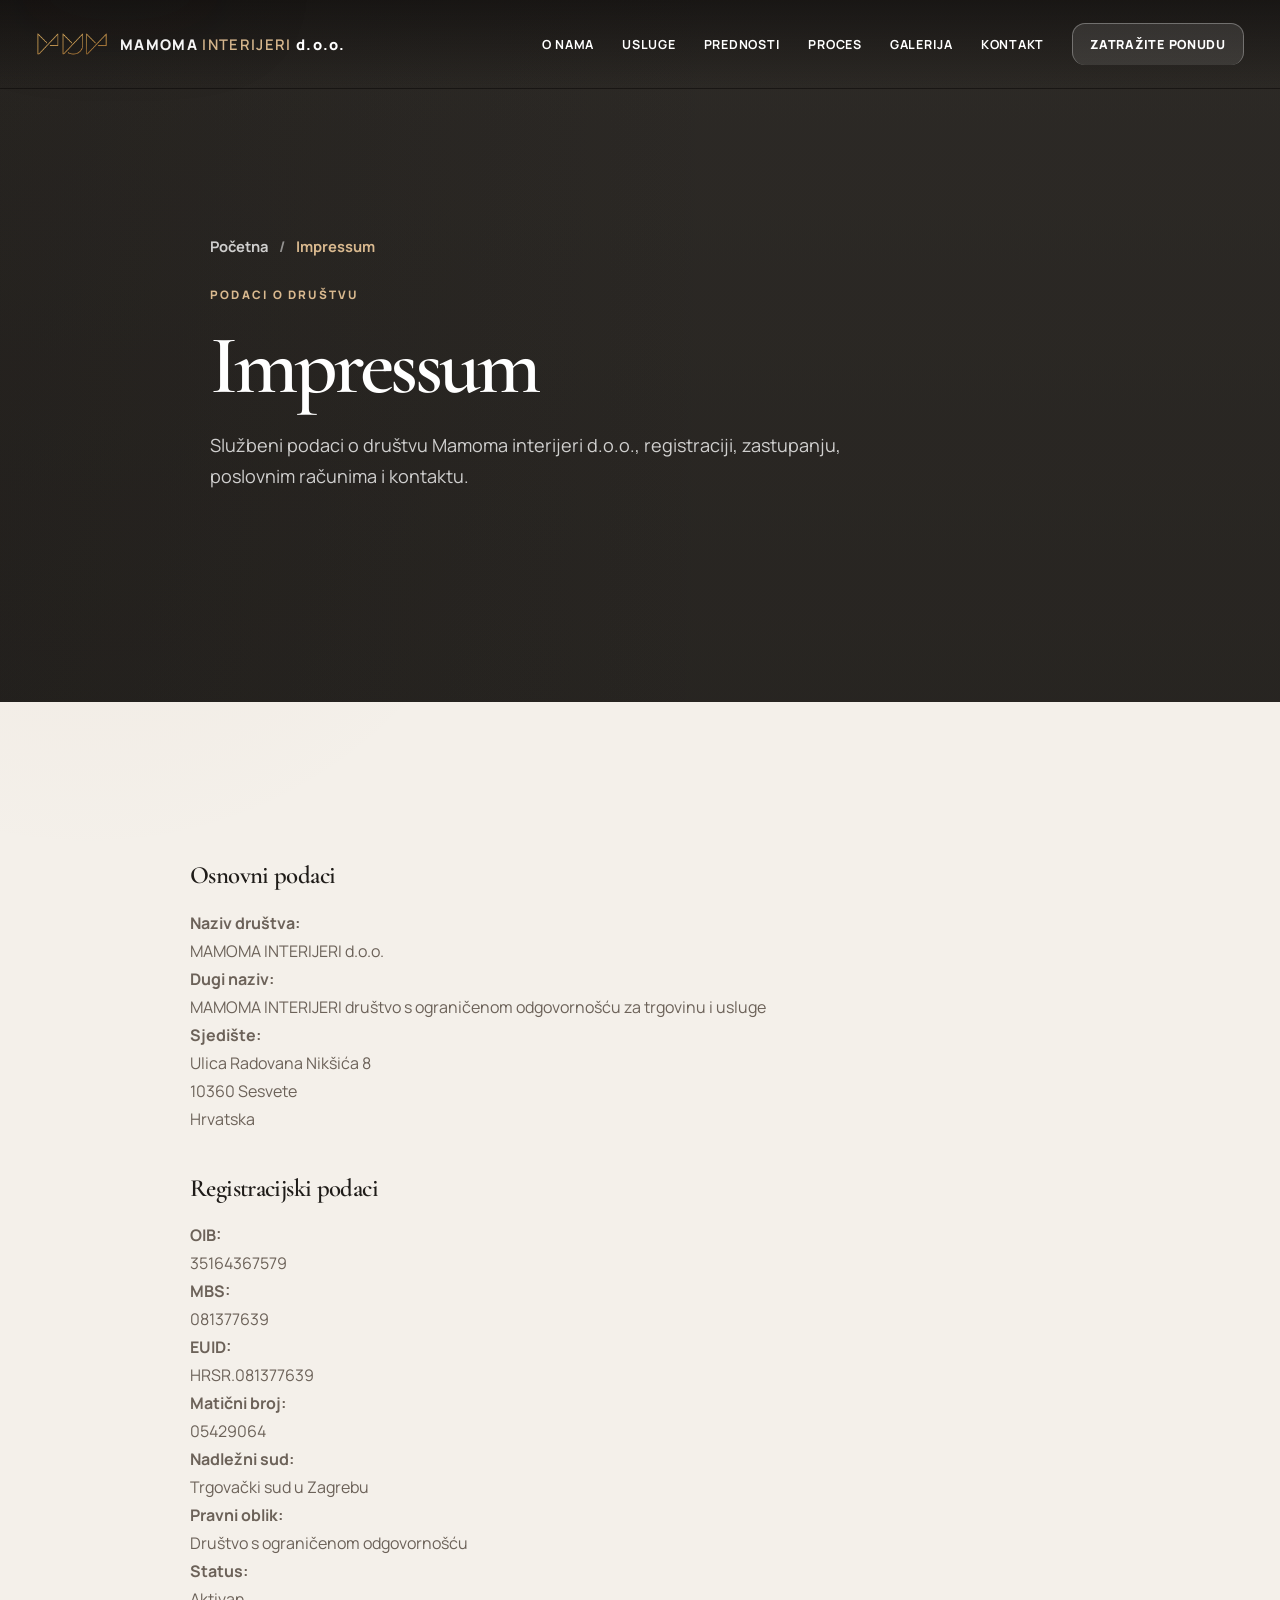
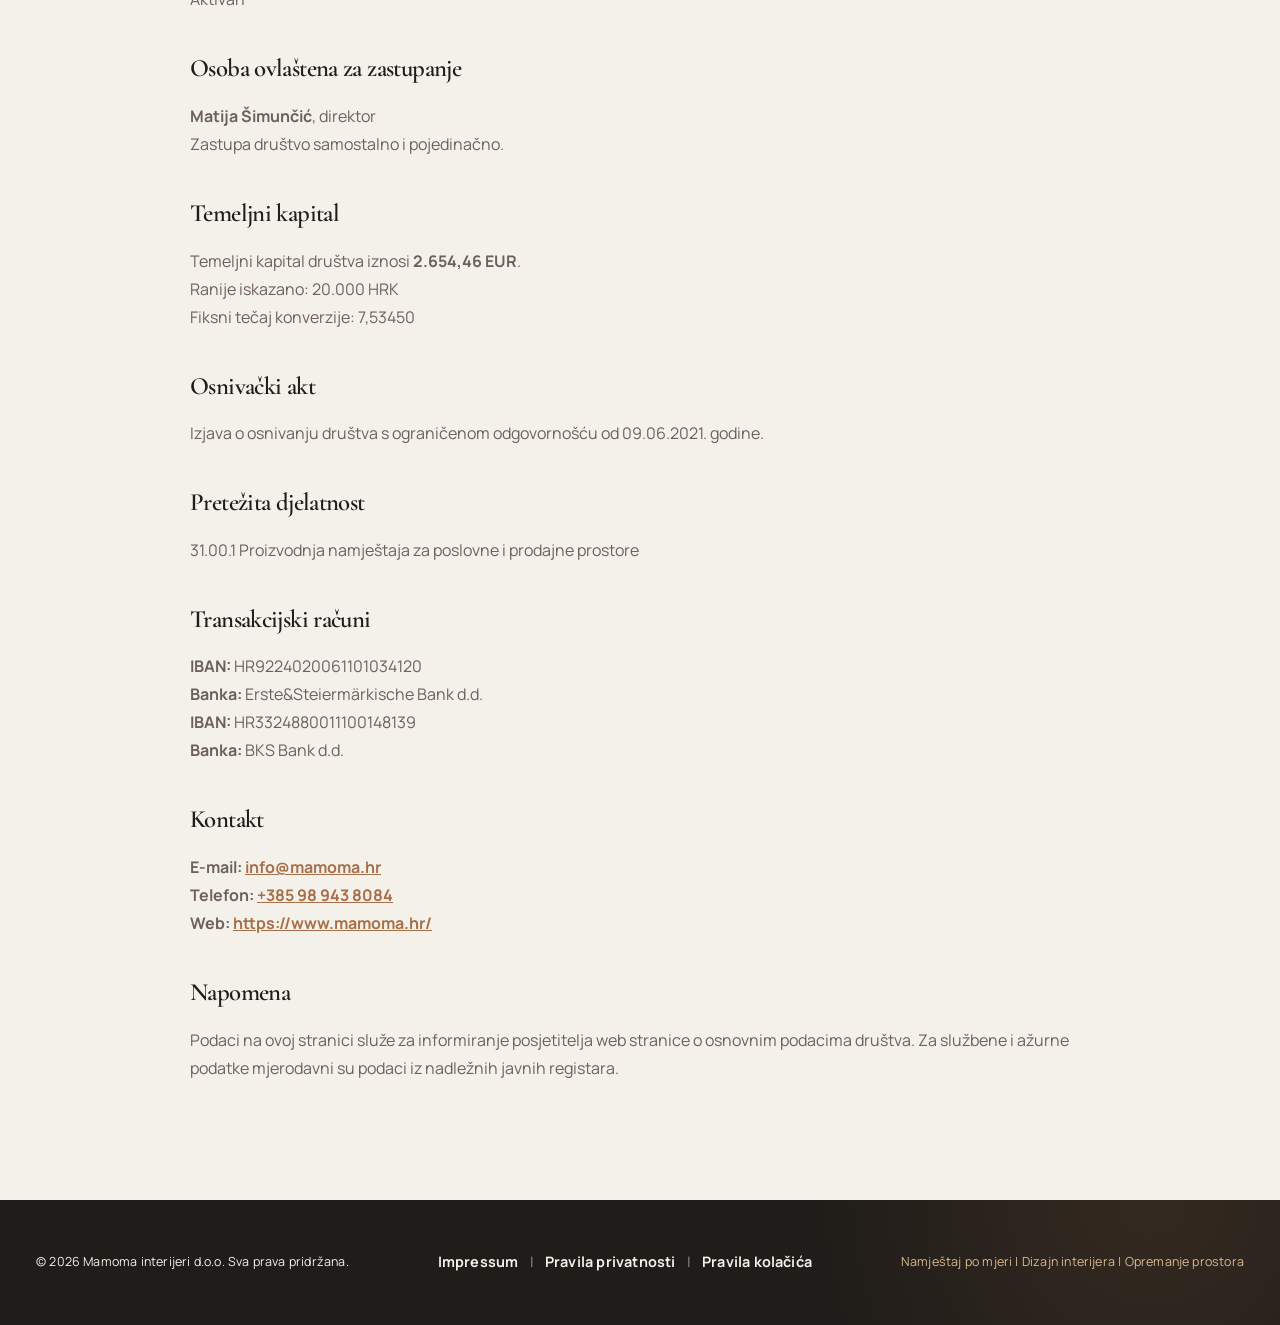
<file: impressum.html>
<!DOCTYPE html>
<html lang="hr">
<head>
<meta charset="utf-8"/>
<meta content="width=device-width, initial-scale=1.0" name="viewport"/>
<title>Impressum | Mamoma interijeri d.o.o.</title>
<meta content="Impressum web stranice Mamoma interijeri d.o.o. - službeni podaci o društvu, sjedištu, registraciji, zastupanju i kontaktu." name="description"/>
<meta content="Mamoma interijeri d.o.o." name="author"/>
<meta content="index, follow" name="robots"/>
<meta content="hr" name="language"/>
<meta content="#2b2723" name="theme-color"/>
<link href="https://www.mamoma.hr/impressum.html" rel="canonical"/>
<link href="images/favicon.ico?v=3" rel="icon" sizes="any"/>
<link href="images/favicon-32x32.png?v=3" rel="icon" sizes="32x32" type="image/png"/>
<link href="images/favicon-16x16.png?v=3" rel="icon" sizes="16x16" type="image/png"/>
<link href="images/apple-touch-icon.png?v=3" rel="apple-touch-icon" sizes="180x180"/>
<link href="css/styles.css" rel="stylesheet"/>
<!-- Tipografija i vizualni refresh -->
<link href="https://fonts.googleapis.com" rel="preconnect"/>
<link crossorigin="" href="https://fonts.gstatic.com" rel="preconnect"/>
<link href="https://fonts.googleapis.com/css2?family=Cormorant+Garamond:ital,wght@0,500;0,600;1,500&amp;family=Manrope:wght@400;500;600;700;800&amp;display=swap" rel="stylesheet"/>
<link href="css/visual-refresh.css?v=2" rel="stylesheet"/><link href="css/cro-enhancements.css?v=5" rel="stylesheet"/>
<script type="application/ld+json">
{
    "@context": "https://schema.org",
    "@type": "Organization",
    "@id": "https://www.mamoma.hr/#business",
    "name": "Mamoma interijeri d.o.o.",
    "legalName": "MAMOMA INTERIJERI društvo s ograničenom odgovornošću za trgovinu i usluge",
    "url": "https://www.mamoma.hr/",
    "email": "info@mamoma.hr",
    "telephone": "+385989438084",
    "address": {
        "@type": "PostalAddress",
        "streetAddress": "Ulica Radovana Nikšića 8",
        "postalCode": "10360",
        "addressLocality": "Sesvete",
        "addressCountry": "HR"
    },
    "identifier": [
        {
            "@type": "PropertyValue",
            "name": "OIB",
            "value": "35164367579"
        },
        {
            "@type": "PropertyValue",
            "name": "MBS",
            "value": "081377639"
        },
        {
            "@type": "PropertyValue",
            "name": "MB",
            "value": "05429064"
        }
    ]
}
    </script>
</head>
<body><a class="skip-link" href="#main-content">Preskoči na glavni sadržaj</a>
<header class="site-header">
<div class="container header-container">
<a aria-label="Mamoma interijeri d.o.o. - početna stranica" class="logo" href="index.html">
<img alt="" class="logo-symbol" src="images/mamoma-symbol.png"/>
<span class="logo-text">
                    MAMOMA <strong>INTERIJERI</strong> <span class="logo-company-type">d.o.o.</span>
</span>
</a>
<button aria-controls="main-navigation" aria-expanded="false" aria-label="Otvori navigacijski meni" class="menu-toggle" type="button">
<span></span>
<span></span>
<span></span>
</button>
<nav aria-label="Glavna navigacija" class="main-nav" id="main-navigation">
<ul>
<li><a href="index.html#o-nama">O nama</a></li>
<li><a href="index.html#usluge">Usluge</a></li>
<li><a href="index.html#prednosti">Prednosti</a></li>
<li><a href="index.html#proces">Proces</a></li>
<li><a href="index.html#galerija">Galerija</a></li>
<li><a href="index.html#kontakt">Kontakt</a></li>
<li class="desktop-nav-cta"><a class="header-cta" data-quote-open="" data-source="header" href="index.html#kontakt">Zatražite ponudu</a></li>
</ul>
<a class="mobile-menu-cta" data-quote-open="" data-source="mobile-menu" href="index.html#kontakt">Zatražite ponudu</a>
</nav>
</div>
</header>
<main id="main-content" tabindex="-1">
<section class="subpage-hero legal-hero" style="--subpage-image: linear-gradient(rgba(43, 39, 35, 0.86), rgba(43, 39, 35, 0.86));">
<div class="container subpage-hero-content">
<nav aria-label="Putanja stranice" class="breadcrumb-on-hero">
<a href="index.html">Početna</a>
<span class="breadcrumb-separator">/</span>
<span class="breadcrumb-current">Impressum</span>
</nav>
<p class="hero-subtitle">Podaci o društvu</p>
<h1>Impressum</h1>
<p>
                    Službeni podaci o društvu Mamoma interijeri d.o.o., registraciji,
                    zastupanju, poslovnim računima i kontaktu.
                </p>
</div>
</section>
<section class="section-padding">
<div class="container legal-content">
<h2>Osnovni podaci</h2>
<p>
<strong>Naziv društva:</strong><br/>
                    MAMOMA INTERIJERI d.o.o.
                </p>
<p>
<strong>Dugi naziv:</strong><br/>
                    MAMOMA INTERIJERI društvo s ograničenom odgovornošću za trgovinu i usluge
                </p>
<p>
<strong>Sjedište:</strong><br/>
                    Ulica Radovana Nikšića 8<br/>
                    10360 Sesvete<br/>
                    Hrvatska
                </p>
<h2>Registracijski podaci</h2>
<p><strong>OIB:</strong><br/>35164367579</p>
<p><strong>MBS:</strong><br/>081377639</p>
<p><strong>EUID:</strong><br/>HRSR.081377639</p>
<p><strong>Matični broj:</strong><br/>05429064</p>
<p><strong>Nadležni sud:</strong><br/>Trgovački sud u Zagrebu</p>
<p><strong>Pravni oblik:</strong><br/>Društvo s ograničenom odgovornošću</p>
<p><strong>Status:</strong><br/>Aktivan</p>
<h2>Osoba ovlaštena za zastupanje</h2>
<p>
<strong>Matija Šimunčić</strong>, direktor<br/>
                    Zastupa društvo samostalno i pojedinačno.
                </p>
<h2>Temeljni kapital</h2>
<p>
                    Temeljni kapital društva iznosi <strong>2.654,46 EUR</strong>.
                </p>
<p>
                    Ranije iskazano: 20.000 HRK<br/>
                    Fiksni tečaj konverzije: 7,53450
                </p>
<h2>Osnivački akt</h2>
<p>
                    Izjava o osnivanju društva s ograničenom odgovornošću od 09.06.2021. godine.
                </p>
<h2>Pretežita djelatnost</h2>
<p>
                    31.00.1 Proizvodnja namještaja za poslovne i prodajne prostore
                </p>
<h2>Transakcijski računi</h2>
<p>
<strong>IBAN:</strong> HR9224020061101034120<br/>
<strong>Banka:</strong> Erste&amp;Steiermärkische Bank d.d.
                </p>
<p>
<strong>IBAN:</strong> HR3324880011100148139<br/>
<strong>Banka:</strong> BKS Bank d.d.
                </p>
<h2>Kontakt</h2>
<p>
<strong>E-mail:</strong>
<a href="mailto:info@mamoma.hr">info@mamoma.hr</a><br/>
<strong>Telefon:</strong>
<a href="tel:+385989438084">+385 98 943 8084</a><br/>
<strong>Web:</strong>
<a href="https://www.mamoma.hr/">https://www.mamoma.hr/</a>
</p>
<h2>Napomena</h2>
<p>
                    Podaci na ovoj stranici služe za informiranje posjetitelja web stranice
                    o osnovnim podacima društva. Za službene i ažurne podatke mjerodavni su
                    podaci iz nadležnih javnih registara.
                </p>
</div>
</section>
</main>
<footer class="site-footer">
<div class="container footer-container">
<p>© 2026 Mamoma interijeri d.o.o. Sva prava pridržana.</p>
<p class="footer-links">
<a href="impressum.html">Impressum</a>
<span aria-hidden="true">|</span>
<a href="privatnost.html">Pravila privatnosti</a>
<span aria-hidden="true">|</span>
<a href="kolacici.html">Pravila kolačića</a>
</p>
<p>Namještaj po mjeri | Dizajn interijera | Opremanje prostora</p>
</div>
</footer>

<script defer="" src="js/site.js?v=5"></script></body>
</html>
</file>
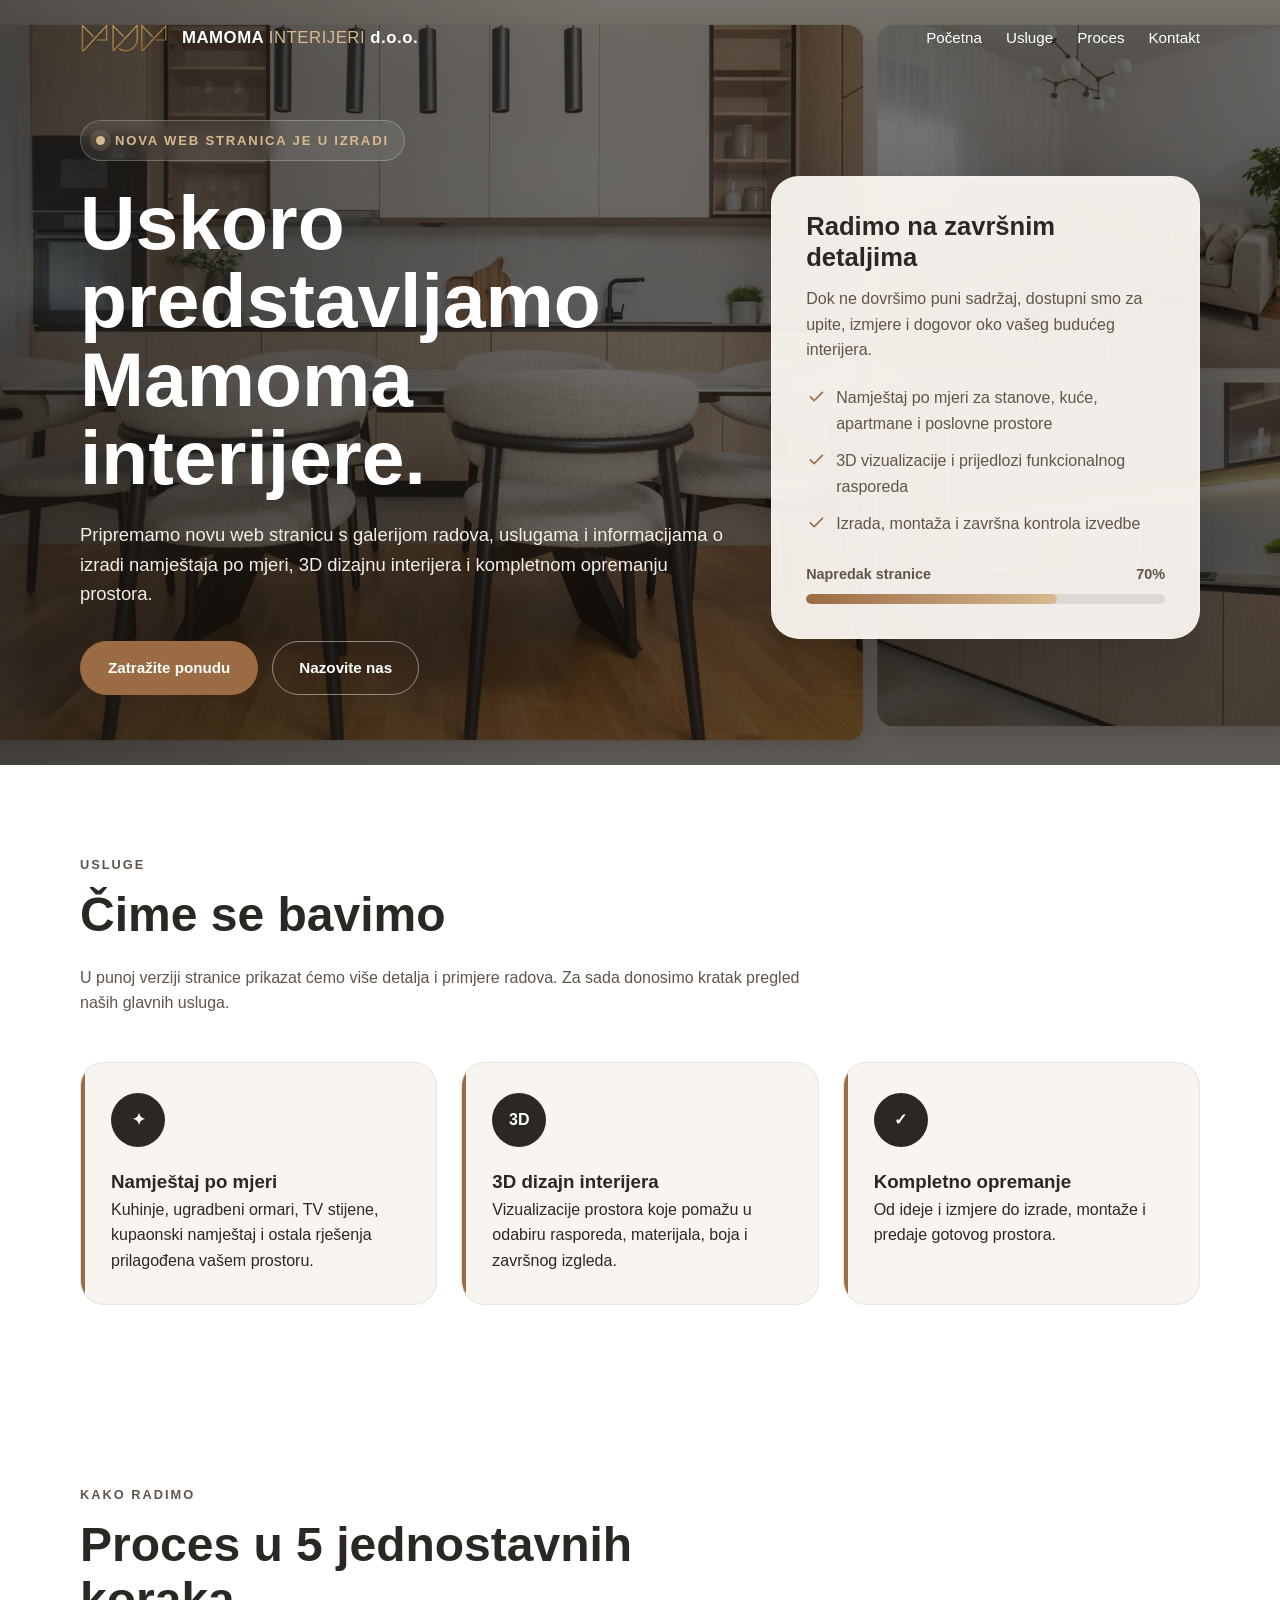
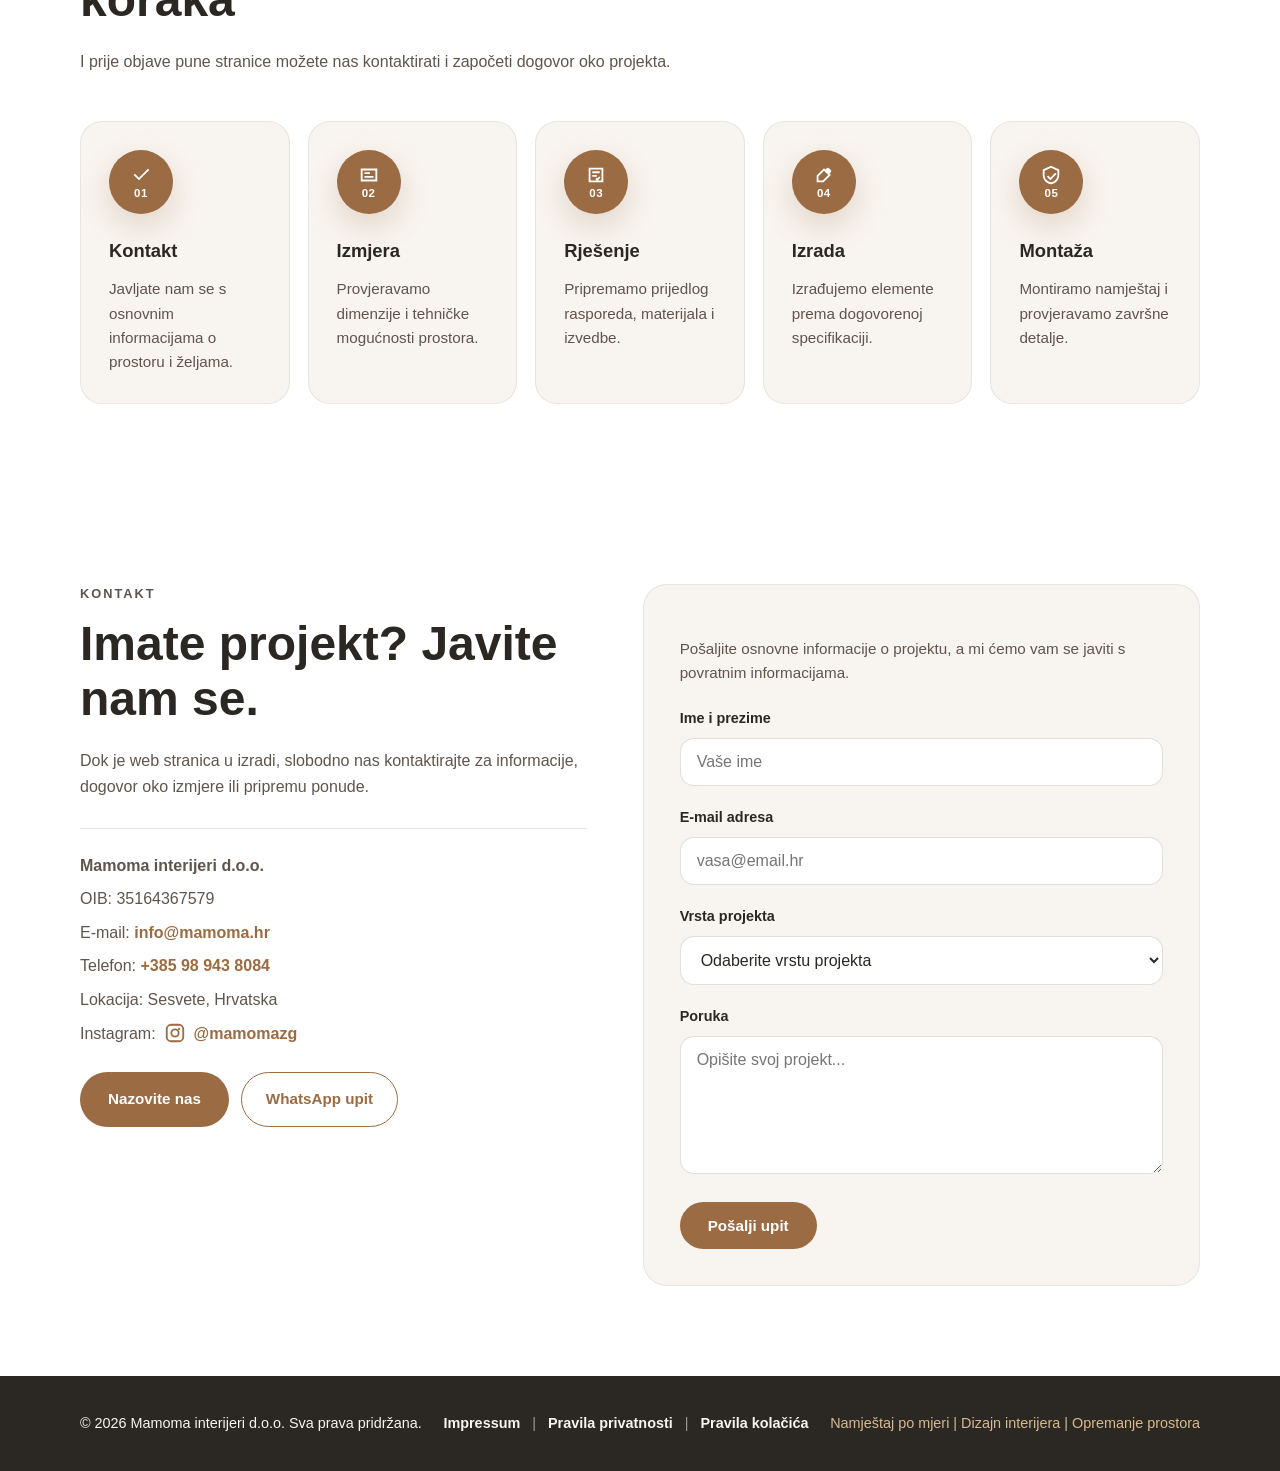
<file: indexstart.html>
<!DOCTYPE html>
<html lang="hr">
<head>
    <meta charset="UTF-8">

    <!-- Responzivnost za mobitele, tablete i računala -->
    <meta name="viewport" content="width=device-width, initial-scale=1.0">

    <!-- Osnovni SEO za privremenu stranicu -->
    <title>Mamoma interijeri d.o.o. | Stranica je u izradi</title>
    <meta name="description" content="Web stranica Mamoma interijeri d.o.o. je u izradi. Uskoro donosimo više informacija o namještaju po mjeri, dizajnu interijera i opremanju prostora.">
    <meta name="keywords" content="Mamoma interijeri, stranica u izradi, namještaj po mjeri, kuhinje po mjeri, ormari po mjeri, dizajn interijera, Sesvete, Zagreb">
    <meta name="author" content="Mamoma interijeri d.o.o.">
    <meta name="robots" content="index, follow, max-image-preview:large">
    <meta name="language" content="hr">
    <meta name="theme-color" content="#2b2723">

    <!-- Canonical URL - zamijeni pravom domenom kada stranica bude online -->
    <link rel="canonical" href="https://www.mamoma.hr/">

    <!-- Open Graph -->
    <meta property="og:locale" content="hr_HR">
    <meta property="og:type" content="website">
    <meta property="og:title" content="Mamoma interijeri d.o.o. | Stranica je u izradi">
    <meta property="og:description" content="Uskoro donosimo novu web stranicu za namještaj po mjeri, 3D dizajn interijera i kompletno opremanje prostora.">
    <meta property="og:url" content="https://www.mamoma.hr/">
    <meta property="og:site_name" content="Mamoma interijeri d.o.o.">
    <meta property="og:image" content="https://www.mamoma.hr/images/mamoma-og-image.jpg">
    <meta property="og:image:alt" content="Mamoma interijeri d.o.o. - namještaj po mjeri i dizajn interijera">
    <meta property="og:image:width" content="1200">
    <meta property="og:image:height" content="630">

    <!-- Twitter/X -->
    <meta name="twitter:card" content="summary_large_image">
    <meta name="twitter:title" content="Mamoma interijeri d.o.o. | Stranica je u izradi">
    <meta name="twitter:description" content="Uskoro donosimo novu web stranicu za namještaj po mjeri i dizajn interijera.">
    <meta name="twitter:image" content="https://www.mamoma.hr/images/mamoma-og-image.jpg">

    <!-- Ikone -->
    <link rel="icon" href="images/favicon.ico?v=3" sizes="any">
    <link rel="icon" type="image/png" sizes="32x32" href="images/favicon-32x32.png?v=3">
    <link rel="icon" type="image/png" sizes="16x16" href="images/favicon-16x16.png?v=3">
    <link rel="apple-touch-icon" sizes="180x180" href="images/apple-touch-icon.png?v=3">

    <!-- Glavni CSS koji već koristi stranica -->
    <link rel="stylesheet" href="css/styles.css">

    <!-- Dodatni stilovi samo za privremenu početnu stranicu -->
    <style>
        .start-hero {
			min-height: 82svh;
			background-image:
				linear-gradient(rgba(20, 18, 15, 0.56), rgba(20, 18, 15, 0.66)),
				url("images/pocetna/mamoma-pocetna-hero.webp");
			background-size: cover;
			background-position: center center;
			background-repeat: no-repeat;
			display: flex;
			align-items: center;
			padding: 120px 0 70px;
			color: var(--color-white);
		}

        .start-hero-grid {
            display: grid;
            grid-template-columns: 1.35fr 0.9fr;
            gap: 48px;
            align-items: center;
        }

        .status-pill {
            display: inline-flex;
            align-items: center;
            gap: 10px;
            padding: 9px 15px;
            border: 1px solid rgba(255, 255, 255, 0.24);
            border-radius: 999px;
            color: var(--color-gold-light);
            background-color: rgba(255, 255, 255, 0.08);
            backdrop-filter: blur(8px);
            font-size: 0.82rem;
            font-weight: 800;
            letter-spacing: 1.8px;
            text-transform: uppercase;
            margin-bottom: 22px;
        }

        .status-dot {
            width: 9px;
            height: 9px;
            border-radius: 50%;
            background-color: var(--color-gold-light);
            box-shadow: 0 0 0 6px rgba(216, 185, 143, 0.16);
        }

        .start-hero h1 {
            font-size: clamp(2.8rem, 6vw, 5.3rem);
            line-height: 1.02;
            margin-bottom: 24px;
        }

        .start-hero-text {
            max-width: 700px;
            color: #f4eee7;
            font-size: 1.15rem;
            margin-bottom: 32px;
        }

        .start-card {
            background-color: rgba(248, 244, 239, 0.96);
            color: var(--color-dark);
            border-radius: 28px;
            padding: 34px;
            box-shadow: 0 26px 70px rgba(0, 0, 0, 0.22);
            border: 1px solid rgba(255, 255, 255, 0.35);
        }

        .start-card h2 {
            font-size: 1.6rem;
            line-height: 1.2;
            margin-bottom: 14px;
        }

        .start-card p {
            color: var(--color-text-muted);
            margin-bottom: 22px;
        }

        .start-list {
            list-style: none;
            display: grid;
            gap: 12px;
            margin-bottom: 26px;
        }

        .start-list li {
            display: flex;
            align-items: flex-start;
            gap: 10px;
            color: var(--color-text-muted);
        }

        .start-list svg {
            width: 20px;
            height: 20px;
            fill: var(--color-gold);
            flex-shrink: 0;
            margin-top: 2px;
        }

        .progress-wrap {
            margin-top: 18px;
        }

        .progress-label {
            display: flex;
            justify-content: space-between;
            gap: 10px;
            color: var(--color-text-muted);
            font-size: 0.9rem;
            font-weight: 700;
            margin-bottom: 8px;
        }

        .progress-bar {
            width: 100%;
            height: 10px;
            background-color: rgba(43, 39, 35, 0.1);
            border-radius: 999px;
            overflow: hidden;
        }

        .progress-bar span {
            display: block;
            width: 70%;
            height: 100%;
            background: linear-gradient(90deg, var(--color-gold), var(--color-gold-light));
            border-radius: inherit;
        }

        .start-intro {
            background-color: var(--color-white);
        }

        .start-intro-grid {
            display: grid;
            grid-template-columns: repeat(3, 1fr);
            gap: 24px;
        }

        .start-mini-card {
            background-color: var(--color-bg);
            border-radius: var(--radius-large);
            padding: 30px;
            border: 1px solid rgba(43, 39, 35, 0.08);
            position: relative;
            overflow: hidden;
        }

        .start-mini-card::before {
            content: "";
            position: absolute;
            inset: 0 auto 0 0;
            width: 4px;
            background-color: var(--color-gold);
        }

        .start-mini-icon {
            width: 54px;
            height: 54px;
            border-radius: 50%;
            background-color: var(--color-dark);
            color: var(--color-white);
            display: flex;
            align-items: center;
            justify-content: center;
            font-weight: 800;
            margin-bottom: 20px;
        }

        .form-note {
            color: var(--color-text-muted);
            font-size: 0.95rem;
            margin-bottom: 22px;
        }

        @media (max-width: 992px) {
            .start-hero-grid,
            .contact-grid {
                grid-template-columns: 1fr;
            }

            .start-intro-grid {
                grid-template-columns: 1fr;
            }
        }

        @media (max-width: 768px) {
			.start-hero {
				min-height: auto;
				text-align: center;
				align-items: flex-start;
				padding-top: 105px;
				padding-bottom: 54px;

				background-image:
					linear-gradient(rgba(20, 18, 15, 0.45), rgba(20, 18, 15, 0.62)),
					url("images/pocetna/mamoma-pocetna-hero-mobile-full.webp");

				background-size: 100% auto;
				background-position: center 78px;
				background-repeat: no-repeat;
				background-color: #2b2723;
			}

			.start-hero-grid {
				gap: 34px;
			}

			.start-hero h1 {
				font-size: clamp(2.15rem, 10vw, 3.15rem);
				line-height: 1.05;
			}

			.start-hero-text {
				font-size: 1rem;
				margin-left: auto;
				margin-right: auto;
			}

			.start-card {
				text-align: left;
			}
		}

		@media (max-width: 480px) {
			.start-hero {
				padding-top: 96px;
				padding-bottom: 44px;

				background-image:
					linear-gradient(rgba(20, 18, 15, 0.45), rgba(20, 18, 15, 0.62)),
					url("images/pocetna/mamoma-pocetna-hero-mobile-full.webp");

				background-size: 100% auto;
				background-position: center 72px;
				background-repeat: no-repeat;
				background-color: #2b2723;
			}

			.status-pill {
				font-size: 0.68rem;
				letter-spacing: 1.2px;
				padding: 8px 12px;
			}

			.start-hero h1 {
				font-size: clamp(2rem, 10.5vw, 2.75rem);
			}

			.start-card,
			.start-mini-card {
				border-radius: 18px;
				padding: 24px;
			}
		}
    </style>

    <!-- Strukturirani podaci za Google i druge tražilice -->
    <script type="application/ld+json">
    {
        "@context": "https://schema.org",
        "@type": "HomeAndConstructionBusiness",
        "@id": "https://www.mamoma.hr/#business",
        "name": "Mamoma interijeri d.o.o.",
        "alternateName": "Mamoma interijeri",
        "url": "https://www.mamoma.hr/",
        "logo": "https://www.mamoma.hr/images/mamoma-logo.png",
        "image": "https://www.mamoma.hr/images/mamoma-og-image.jpg",
        "description": "Mamoma interijeri d.o.o. specijalizirana je tvrtka za izradu namještaja po mjeri, 3D dizajn interijera i kompletno opremanje stanova, kuća, apartmana i poslovnih prostora.",
        "slogan": "Prostori oblikovani prema vašem načinu života",
        "priceRange": "€€",
        "areaServed": [
            {
                "@type": "Country",
                "name": "Hrvatska"
            },
            {
                "@type": "City",
                "name": "Sesvete"
            }
        ],
        "address": {
            "@type": "PostalAddress",
            "addressLocality": "Sesvete",
            "addressCountry": "HR"
        },
        "email": "info@mamoma.hr",
        "telephone": "+385989438084",
        "sameAs": [
            "https://www.instagram.com/mamomazg/"
        ]
    }
    </script>
</head>

<body>
    <!-- HEADER / NAVIGACIJA -->
    <header class="site-header">
        <div class="container header-container">

            <a href="#" class="logo" aria-label="Mamoma interijeri d.o.o. - početna stranica">
                <img src="images/mamoma-symbol.png" alt="" class="logo-symbol">
                <span class="logo-text">
                    MAMOMA <strong>INTERIJERI</strong> <span class="logo-company-type">d.o.o.</span>
                </span>
            </a>

            <button class="menu-toggle" type="button" aria-label="Otvori navigacijski meni" aria-expanded="false">
                <span></span>
                <span></span>
                <span></span>
            </button>

            <nav class="main-nav" aria-label="Glavna navigacija">
                <ul>
                    <li><a href="#pocetna">Početna</a></li>
                    <li><a href="#usluge">Usluge</a></li>
                    <li><a href="#proces">Proces</a></li>
                    <li><a href="#kontakt">Kontakt</a></li>
                </ul>

                <a href="#kontakt" class="mobile-menu-cta">Zatražite ponudu</a>
            </nav>

        </div>
    </header>

    <main>
        <!-- HERO / STRANICA U IZRADI -->
        <section id="pocetna" class="start-hero">
            <div class="container start-hero-grid">

                <div class="start-hero-content">
                    <div class="status-pill">
                        <span class="status-dot"></span>
                        Nova web stranica je u izradi
                    </div>

                    <h1>Uskoro predstavljamo Mamoma interijere.</h1>

                    <p class="start-hero-text">
                        Pripremamo novu web stranicu s galerijom radova, uslugama i informacijama
                        o izradi namještaja po mjeri, 3D dizajnu interijera i kompletnom opremanju prostora.
                    </p>

                    <div class="hero-actions">
                        <a href="#kontakt" class="btn-primary">Zatražite ponudu</a>
                        <a href="tel:+385989438084" class="btn-secondary">Nazovite nas</a>
                    </div>
                </div>

                <aside class="start-card" aria-label="Informacije o stranici u izradi">
                    <h2>Radimo na završnim detaljima</h2>

                    <p>
                        Dok ne dovršimo puni sadržaj, dostupni smo za upite, izmjere i dogovor oko
                        vašeg budućeg interijera.
                    </p>

                    <ul class="start-list">
                        <li>
                            <svg viewBox="0 0 24 24" aria-hidden="true">
                                <path d="M21 6.5 9.8 17.7 4 11.9l1.4-1.4 4.4 4.4L19.6 5.1 21 6.5Z"></path>
                            </svg>
                            Namještaj po mjeri za stanove, kuće, apartmane i poslovne prostore
                        </li>

                        <li>
                            <svg viewBox="0 0 24 24" aria-hidden="true">
                                <path d="M21 6.5 9.8 17.7 4 11.9l1.4-1.4 4.4 4.4L19.6 5.1 21 6.5Z"></path>
                            </svg>
                            3D vizualizacije i prijedlozi funkcionalnog rasporeda
                        </li>

                        <li>
                            <svg viewBox="0 0 24 24" aria-hidden="true">
                                <path d="M21 6.5 9.8 17.7 4 11.9l1.4-1.4 4.4 4.4L19.6 5.1 21 6.5Z"></path>
                            </svg>
                            Izrada, montaža i završna kontrola izvedbe
                        </li>
                    </ul>

                    <div class="progress-wrap" aria-label="Napredak izrade web stranice">
                        <div class="progress-label">
                            <span>Napredak stranice</span>
                            <span>70%</span>
                        </div>
                        <div class="progress-bar">
                            <span></span>
                        </div>
                    </div>
                </aside>

            </div>
        </section>

        <!-- USLUGE PREVIEW -->
        <section id="usluge" class="start-intro section-padding">
            <div class="container">

                <div class="section-heading">
                    <p class="section-label">Usluge</p>
                    <h2>Čime se bavimo</h2>
                    <p>
                        U punoj verziji stranice prikazat ćemo više detalja i primjere radova.
                        Za sada donosimo kratak pregled naših glavnih usluga.
                    </p>
                </div>

                <div class="start-intro-grid">

                    <article class="start-mini-card">
                        <div class="start-mini-icon">✦</div>
                        <h3>Namještaj po mjeri</h3>
                        <p>
                            Kuhinje, ugradbeni ormari, TV stijene, kupaonski namještaj i ostala
                            rješenja prilagođena vašem prostoru.
                        </p>
                    </article>

                    <article class="start-mini-card">
                        <div class="start-mini-icon">3D</div>
                        <h3>3D dizajn interijera</h3>
                        <p>
                            Vizualizacije prostora koje pomažu u odabiru rasporeda, materijala,
                            boja i završnog izgleda.
                        </p>
                    </article>

                    <article class="start-mini-card">
                        <div class="start-mini-icon">✓</div>
                        <h3>Kompletno opremanje</h3>
                        <p>
                            Od ideje i izmjere do izrade, montaže i predaje gotovog prostora.
                        </p>
                    </article>

                </div>
            </div>
        </section>

        <!-- PROCES PREVIEW -->
        <section id="proces" class="process section-padding">
            <div class="container">

                <div class="section-heading">
                    <p class="section-label">Kako radimo</p>
                    <h2>Proces u 5 jednostavnih koraka</h2>
                    <p>
                        I prije objave pune stranice možete nas kontaktirati i započeti dogovor oko projekta.
                    </p>
                </div>

                <div class="process-grid">

                    <article class="process-step">
                        <span class="process-number">
                            <svg class="process-icon" viewBox="0 0 24 24" aria-hidden="true">
                                <path d="M21 6.5 9.8 17.7 4 11.9l1.4-1.4 4.4 4.4L19.6 5.1 21 6.5Z"></path>
                            </svg>
                            <small>01</small>
                        </span>
                        <h3>Kontakt</h3>
                        <p>Javljate nam se s osnovnim informacijama o prostoru i željama.</p>
                    </article>

                    <article class="process-step">
                        <span class="process-number">
                            <svg class="process-icon" viewBox="0 0 24 24" aria-hidden="true">
                                <path d="M3 5h18v14H3V5Zm2 2v10h14V7H5Zm2 2h6v2H7V9Zm0 4h10v2H7v-2Z"></path>
                            </svg>
                            <small>02</small>
                        </span>
                        <h3>Izmjera</h3>
                        <p>Provjeravamo dimenzije i tehničke mogućnosti prostora.</p>
                    </article>

                    <article class="process-step">
                        <span class="process-number">
                            <svg class="process-icon" viewBox="0 0 24 24" aria-hidden="true">
                                <path d="M4 4h16v16H4V4Zm2 2v12h12V6H6Zm2 2h8v2H8V8Zm0 4h5v2H8v-2Zm7.5 1.5 1.4 1.4-3.6 3.6-2.1-2.1 1.4-1.4.7.7 2.2-2.2Z"></path>
                            </svg>
                            <small>03</small>
                        </span>
                        <h3>Rješenje</h3>
                        <p>Pripremamo prijedlog rasporeda, materijala i izvedbe.</p>
                    </article>

                    <article class="process-step">
                        <span class="process-number">
                            <svg class="process-icon" viewBox="0 0 24 24" aria-hidden="true">
                                <path d="M4 20v-7.5l8-8 7.5 7.5-8 8H4Zm2-2h4.7l6-6L12 7.3l-6 6V18Zm11.7-7.3L13.3 6.3l1.5-1.5a2 2 0 0 1 2.8 0l1.6 1.6a2 2 0 0 1 0 2.8l-1.5 1.5Z"></path>
                            </svg>
                            <small>04</small>
                        </span>
                        <h3>Izrada</h3>
                        <p>Izrađujemo elemente prema dogovorenoj specifikaciji.</p>
                    </article>

                    <article class="process-step">
                        <span class="process-number">
                            <svg class="process-icon" viewBox="0 0 24 24" aria-hidden="true">
                                <path d="M12 2 3 6v6c0 5 3.8 9.7 9 10 5.2-.3 9-5 9-10V6l-9-4Zm0 2.2L19 7.3V12c0 4-2.8 7.4-7 7.9-4.2-.5-7-3.9-7-7.9V7.3l7-3.1Zm4.6 5.4 1.4 1.4-6.7 6.7-3.8-3.8 1.4-1.4 2.4 2.4 5.3-5.3Z"></path>
                            </svg>
                            <small>05</small>
                        </span>
                        <h3>Montaža</h3>
                        <p>Montiramo namještaj i provjeravamo završne detalje.</p>
                    </article>

                </div>
            </div>
        </section>

        <!-- KONTAKT -->
		<section id="kontakt" class="contact section-padding">
			<div class="container contact-grid">

				<div class="contact-info">
					<p class="section-label">Kontakt</p>

					<h2>Imate projekt? Javite nam se.</h2>

					<p>
						Dok je web stranica u izradi, slobodno nas kontaktirajte za informacije,
						dogovor oko izmjere ili pripremu ponude.
					</p>

					<div class="contact-details">
						<p><strong>Mamoma interijeri d.o.o.</strong></p>
						<p>OIB: 35164367579</p>
						<p>E-mail: <a href="mailto:info@mamoma.hr">info@mamoma.hr</a></p>
						<p>Telefon: <a href="tel:+385989438084">+385 98 943 8084</a></p>
						<p>Lokacija: Sesvete, Hrvatska</p>

						<p class="instagram-contact">
							<span>Instagram:</span>

							<a 
								href="https://www.instagram.com/mamomazg/" 
								target="_blank" 
								rel="noopener noreferrer me" 
								aria-label="Instagram profil Mamoma interijeri"
							>
								<svg class="instagram-icon" viewBox="0 0 24 24" aria-hidden="true">
									<path d="M7.75 2h8.5A5.76 5.76 0 0 1 22 7.75v8.5A5.76 5.76 0 0 1 16.25 22h-8.5A5.76 5.76 0 0 1 2 16.25v-8.5A5.76 5.76 0 0 1 7.75 2Zm0 2A3.76 3.76 0 0 0 4 7.75v8.5A3.76 3.76 0 0 0 7.75 20h8.5A3.76 3.76 0 0 0 20 16.25v-8.5A3.76 3.76 0 0 0 16.25 4h-8.5Zm8.75 2.25a1.25 1.25 0 1 1 0 2.5 1.25 1.25 0 0 1 0-2.5ZM12 7a5 5 0 1 1 0 10 5 5 0 0 1 0-10Zm0 2a3 3 0 1 0 0 6 3 3 0 0 0 0-6Z"></path>
								</svg>

								<span>@mamomazg</span>
							</a>
						</p>
					</div>

					<div class="contact-actions">
						<a href="tel:+385989438084" class="btn-primary">Nazovite nas</a>

						<a 
							href="https://wa.me/385989438084?text=Pozdrav%2C%20zanima%20me%20ponuda%20za%20namje%C5%A1taj%20po%20mjeri." 
							class="btn-outline" 
							target="_blank" 
							rel="noopener noreferrer"
						>
							WhatsApp upit
						</a>
					</div>
				</div>

				<!-- Kontakt forma -->
				<form class="contact-form" action="send-mail.php" method="post">
					<p class="form-note">
						Pošaljite osnovne informacije o projektu, a mi ćemo vam se javiti s povratnim informacijama.
					</p>

					<!-- Skriveno polje za osnovnu zaštitu od botova -->
					<div style="display: none;">
						<label for="website">Web stranica</label>
						<input type="text" id="website" name="website" tabindex="-1" autocomplete="off">
					</div>

					<div class="form-group">
						<label for="name">Ime i prezime</label>
						<input type="text" id="name" name="name" placeholder="Vaše ime" required>
					</div>

					<div class="form-group">
						<label for="email">E-mail adresa</label>
						<input type="email" id="email" name="email" placeholder="vasa@email.hr" required>
					</div>

					<div class="form-group">
						<label for="project-type">Vrsta projekta</label>

						<select id="project-type" name="project-type" required>
							<option value="">Odaberite vrstu projekta</option>
							<option value="kuhinja">Kuhinja po mjeri</option>
							<option value="dnevni-boravak">Dnevni boravak</option>
							<option value="ormari">Ugradbeni ormari</option>
							<option value="poslovni-prostor">Poslovni prostor</option>
							<option value="3d-dizajn">3D dizajn interijera</option>
							<option value="opremanje">Kompletno opremanje prostora</option>
							<option value="ostalo">Ostalo</option>
						</select>
					</div>

					<div class="form-group">
						<label for="message">Poruka</label>
						<textarea id="message" name="message" rows="6" placeholder="Opišite svoj projekt..." required></textarea>
					</div>

					<button type="submit" class="btn-primary">Pošalji upit</button>
					
					<p class="form-status-message" aria-live="polite"></p>
				</form>

			</div>
		</section>
    </main>

    <!-- FOOTER -->
	<footer class="site-footer">
		<div class="container footer-container">
			<p>&copy; 2026 Mamoma interijeri d.o.o. Sva prava pridržana.</p>

			<p class="footer-links">
				<a href="impressum.html">Impressum</a>
				<span aria-hidden="true">|</span>
				<a href="privatnost.html">Pravila privatnosti</a>
				<span aria-hidden="true">|</span>
				<a href="kolacici.html">Pravila kolačića</a>
			</p>

			<p>Namještaj po mjeri | Dizajn interijera | Opremanje prostora</p>
		</div>
	</footer>

    <!-- Fiksni mobilni gumb za brzi poziv -->
    <a href="tel:+385989438084" class="mobile-floating-call">
        Nazovite nas
    </a>

    <!-- Skripta za navigaciju, header i floating call -->
    <script>
        const header = document.querySelector('.site-header');
        const menuToggle = document.querySelector('.menu-toggle');
        const mainNav = document.querySelector('.main-nav');
        const navLinks = document.querySelectorAll('.main-nav a');
        const floatingCall = document.querySelector('.mobile-floating-call');

        function toggleHeaderBackground() {
            if (window.scrollY > 60 || mainNav.classList.contains('is-open')) {
                header.classList.add('scrolled');
            } else {
                header.classList.remove('scrolled');
            }
        }

        function toggleFloatingCall() {
            if (!floatingCall) return;

            if (window.scrollY > 420) {
                floatingCall.classList.add('is-visible');
            } else {
                floatingCall.classList.remove('is-visible');
            }
        }

        menuToggle.addEventListener('click', function () {
            const isOpen = mainNav.classList.toggle('is-open');

            menuToggle.classList.toggle('is-active', isOpen);
            menuToggle.setAttribute('aria-expanded', isOpen);

            document.body.classList.toggle('menu-open', isOpen);

            if (isOpen) {
                header.classList.add('scrolled');
            } else {
                toggleHeaderBackground();
            }
        });

        navLinks.forEach(function (link) {
            link.addEventListener('click', function () {
                mainNav.classList.remove('is-open');
                menuToggle.classList.remove('is-active');
                menuToggle.setAttribute('aria-expanded', 'false');
                document.body.classList.remove('menu-open');
                toggleHeaderBackground();
            });
        });

        window.addEventListener('scroll', function () {
            toggleHeaderBackground();
            toggleFloatingCall();
        });

        window.addEventListener('load', function () {
            toggleHeaderBackground();
            toggleFloatingCall();
        });
		
		/* AJAX slanje kontakt forme */
		const contactForms = document.querySelectorAll('.contact-form');

		contactForms.forEach(function (form) {
			const statusMessage = form.querySelector('.form-status-message');
			const submitButton = form.querySelector('button[type="submit"]');

			if (!statusMessage || !submitButton) return;

			form.addEventListener('submit', function (event) {
				event.preventDefault();

				statusMessage.className = 'form-status-message';
				statusMessage.textContent = '';
				statusMessage.classList.remove('is-visible', 'is-success', 'is-error');

				submitButton.disabled = true;
				submitButton.textContent = 'Slanje...';

				fetch(form.action, {
					method: 'POST',
					body: new FormData(form)
				})
				.then(function (response) {
					return response.json();
				})
				.then(function (data) {
					statusMessage.textContent = data.message || 'Hvala! Vaš upit je poslan.';
					statusMessage.classList.add('is-visible');

					if (data.success) {
						statusMessage.classList.add('is-success');
						form.reset();

						setTimeout(function () {
							statusMessage.classList.remove('is-visible', 'is-success');
							statusMessage.textContent = '';
						}, 6000);
					} else {
						statusMessage.classList.add('is-error');
					}
				})
				.catch(function () {
					statusMessage.textContent = 'Nažalost, poruka trenutno nije poslana. Molimo pokušajte ponovno ili nas kontaktirajte telefonom.';
					statusMessage.classList.add('is-visible', 'is-error');
				})
				.finally(function () {
					submitButton.disabled = false;
					submitButton.textContent = 'Pošalji upit';
				});
			});
		});
    </script>
</body>
</html>
</file>
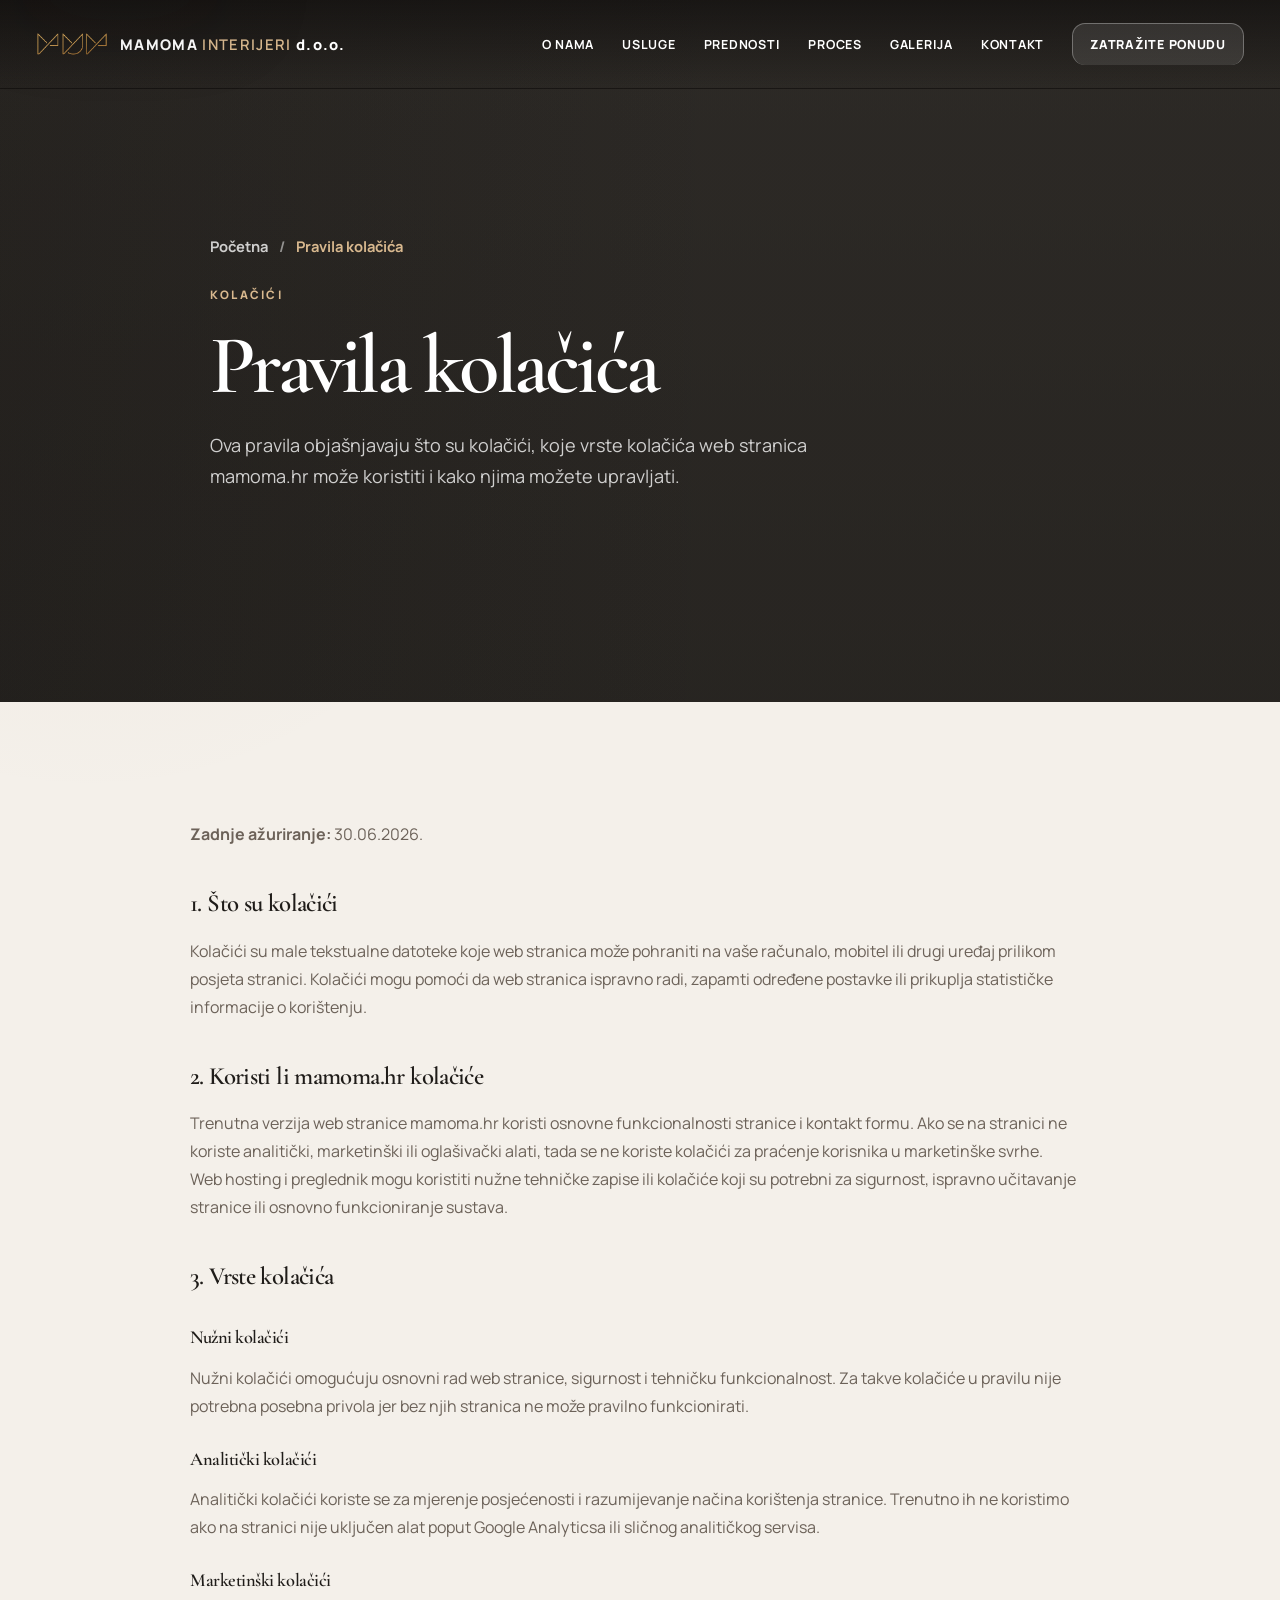
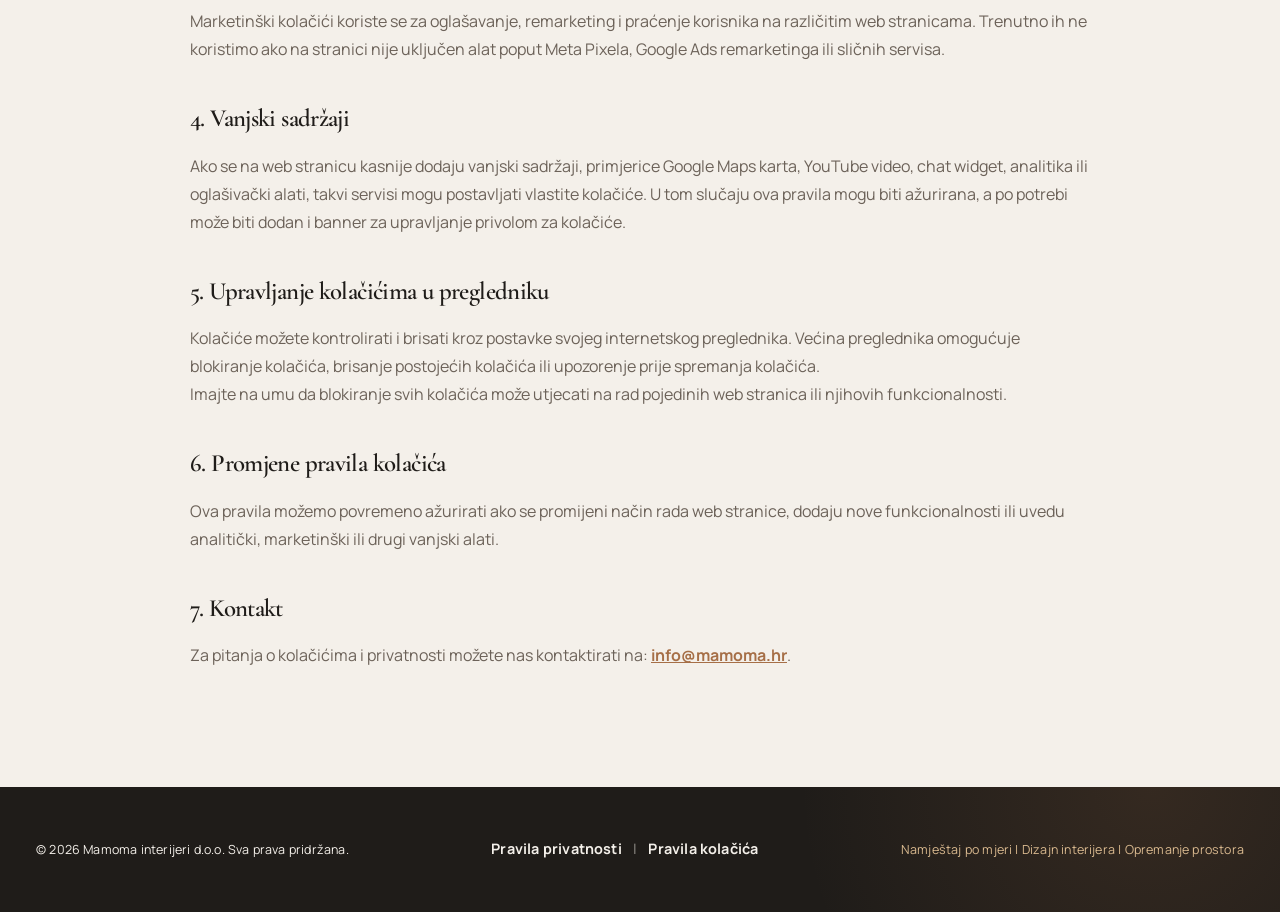
<file: kolacici.html>
<!DOCTYPE html>
<html lang="hr">
<head>
<meta charset="utf-8"/>
<!-- Responzivnost za mobitele, tablete i računala -->
<meta content="width=device-width, initial-scale=1.0" name="viewport"/>
<!-- Osnovni SEO -->
<title>Pravila kolačića | Mamoma interijeri d.o.o.</title>
<meta content="Pravila kolačića web stranice mamoma.hr. Informacije o vrstama kolačića i upravljanju kolačićima u pregledniku." name="description"/>
<meta content="Mamoma interijeri d.o.o." name="author"/>
<meta content="index, follow" name="robots"/>
<meta content="hr" name="language"/>
<meta content="#2b2723" name="theme-color"/>
<!-- Canonical URL -->
<link href="https://www.mamoma.hr/kolacici.html" rel="canonical"/>
<!-- Ikone -->
<link href="images/favicon.ico?v=3" rel="icon" sizes="any"/>
<link href="images/favicon-32x32.png?v=3" rel="icon" sizes="32x32" type="image/png"/>
<link href="images/favicon-16x16.png?v=3" rel="icon" sizes="16x16" type="image/png"/>
<link href="images/apple-touch-icon.png?v=3" rel="apple-touch-icon" sizes="180x180"/>
<!-- CSS -->
<link href="css/styles.css" rel="stylesheet"/>
<!-- Tipografija i vizualni refresh -->
<link href="https://fonts.googleapis.com" rel="preconnect"/>
<link crossorigin="" href="https://fonts.gstatic.com" rel="preconnect"/>
<link href="https://fonts.googleapis.com/css2?family=Cormorant+Garamond:ital,wght@0,500;0,600;1,500&amp;family=Manrope:wght@400;500;600;700;800&amp;display=swap" rel="stylesheet"/>
<link href="css/visual-refresh.css?v=2" rel="stylesheet"/><link href="css/cro-enhancements.css?v=5" rel="stylesheet"/>
</head>
<body><a class="skip-link" href="#main-content">Preskoči na glavni sadržaj</a>
<!-- HEADER / NAVIGACIJA -->
<header class="site-header">
<div class="container header-container">
<a aria-label="Mamoma interijeri d.o.o. - početna stranica" class="logo" href="index.html">
<img alt="" class="logo-symbol" src="images/mamoma-symbol.png"/>
<span class="logo-text">
                    MAMOMA <strong>INTERIJERI</strong> <span class="logo-company-type">d.o.o.</span>
</span>
</a>
<button aria-controls="main-navigation" aria-expanded="false" aria-label="Otvori navigacijski meni" class="menu-toggle" type="button">
<span></span>
<span></span>
<span></span>
</button>
<nav aria-label="Glavna navigacija" class="main-nav" id="main-navigation">
<ul>
<li><a href="index.html#o-nama">O nama</a></li>
<li><a href="index.html#usluge">Usluge</a></li>
<li><a href="index.html#prednosti">Prednosti</a></li>
<li><a href="index.html#proces">Proces</a></li>
<li><a href="index.html#galerija">Galerija</a></li>
<li><a href="index.html#kontakt">Kontakt</a></li>
<li class="desktop-nav-cta"><a class="header-cta" data-quote-open="" data-source="header" href="index.html#kontakt">Zatražite ponudu</a></li>
</ul>
<a class="mobile-menu-cta" data-quote-open="" data-source="mobile-menu" href="index.html#kontakt">Zatražite ponudu</a>
</nav>
</div>
</header>
<main id="main-content" tabindex="-1">
<section class="subpage-hero legal-hero" style="--subpage-image: linear-gradient(rgba(43, 39, 35, 0.86), rgba(43, 39, 35, 0.86));">
<div class="container subpage-hero-content">
<nav aria-label="Putanja stranice" class="breadcrumb-on-hero">
<a href="index.html">Početna</a>
<span class="breadcrumb-separator">/</span>
<span class="breadcrumb-current">Pravila kolačića</span>
</nav>
<p class="hero-subtitle">Kolačići</p>
<h1>Pravila kolačića</h1>
<p>
                    Ova pravila objašnjavaju što su kolačići, koje vrste kolačića web stranica mamoma.hr
                    može koristiti i kako njima možete upravljati.
                </p>
</div>
</section>
<section class="section-padding">
<div class="container legal-content">
<p><strong>Zadnje ažuriranje:</strong> 30.06.2026.</p>
<h2>1. Što su kolačići</h2>
<p>
                    Kolačići su male tekstualne datoteke koje web stranica može pohraniti na vaše računalo,
                    mobitel ili drugi uređaj prilikom posjeta stranici. Kolačići mogu pomoći da web stranica
                    ispravno radi, zapamti određene postavke ili prikuplja statističke informacije o korištenju.
                </p>
<h2>2. Koristi li mamoma.hr kolačiće</h2>
<p>
                    Trenutna verzija web stranice mamoma.hr koristi osnovne funkcionalnosti stranice i kontakt formu.
                    Ako se na stranici ne koriste analitički, marketinški ili oglašivački alati, tada se ne koriste
                    kolačići za praćenje korisnika u marketinške svrhe.
                </p>
<p>
                    Web hosting i preglednik mogu koristiti nužne tehničke zapise ili kolačiće koji su potrebni
                    za sigurnost, ispravno učitavanje stranice ili osnovno funkcioniranje sustava.
                </p>
<h2>3. Vrste kolačića</h2>
<h3>Nužni kolačići</h3>
<p>
                    Nužni kolačići omogućuju osnovni rad web stranice, sigurnost i tehničku funkcionalnost.
                    Za takve kolačiće u pravilu nije potrebna posebna privola jer bez njih stranica ne može
                    pravilno funkcionirati.
                </p>
<h3>Analitički kolačići</h3>
<p>
                    Analitički kolačići koriste se za mjerenje posjećenosti i razumijevanje načina korištenja
                    stranice. Trenutno ih ne koristimo ako na stranici nije uključen alat poput Google Analyticsa
                    ili sličnog analitičkog servisa.
                </p>
<h3>Marketinški kolačići</h3>
<p>
                    Marketinški kolačići koriste se za oglašavanje, remarketing i praćenje korisnika na različitim
                    web stranicama. Trenutno ih ne koristimo ako na stranici nije uključen alat poput Meta Pixela,
                    Google Ads remarketinga ili sličnih servisa.
                </p>
<h2>4. Vanjski sadržaji</h2>
<p>
                    Ako se na web stranicu kasnije dodaju vanjski sadržaji, primjerice Google Maps karta, YouTube video,
                    chat widget, analitika ili oglašivački alati, takvi servisi mogu postavljati vlastite kolačiće.
                    U tom slučaju ova pravila mogu biti ažurirana, a po potrebi može biti dodan i banner za upravljanje
                    privolom za kolačiće.
                </p>
<h2>5. Upravljanje kolačićima u pregledniku</h2>
<p>
                    Kolačiće možete kontrolirati i brisati kroz postavke svojeg internetskog preglednika.
                    Većina preglednika omogućuje blokiranje kolačića, brisanje postojećih kolačića ili upozorenje
                    prije spremanja kolačića.
                </p>
<p>
                    Imajte na umu da blokiranje svih kolačića može utjecati na rad pojedinih web stranica ili
                    njihovih funkcionalnosti.
                </p>
<h2>6. Promjene pravila kolačića</h2>
<p>
                    Ova pravila možemo povremeno ažurirati ako se promijeni način rada web stranice, dodaju nove
                    funkcionalnosti ili uvedu analitički, marketinški ili drugi vanjski alati.
                </p>
<h2>7. Kontakt</h2>
<p>
                    Za pitanja o kolačićima i privatnosti možete nas kontaktirati na:
                    <a href="mailto:info@mamoma.hr">info@mamoma.hr</a>.
                </p>
</div>
</section>
</main>
<!-- FOOTER -->
<footer class="site-footer">
<div class="container footer-container">
<p>© 2026 Mamoma interijeri d.o.o. Sva prava pridržana.</p>
<p class="footer-links">
<a href="privatnost.html">Pravila privatnosti</a>
<span aria-hidden="true">|</span>
<a href="kolacici.html">Pravila kolačića</a>
</p>
<p>Namještaj po mjeri | Dizajn interijera | Opremanje prostora</p>
</div>
</footer>

<script defer="" src="js/site.js?v=5"></script></body>
</html>
</file>
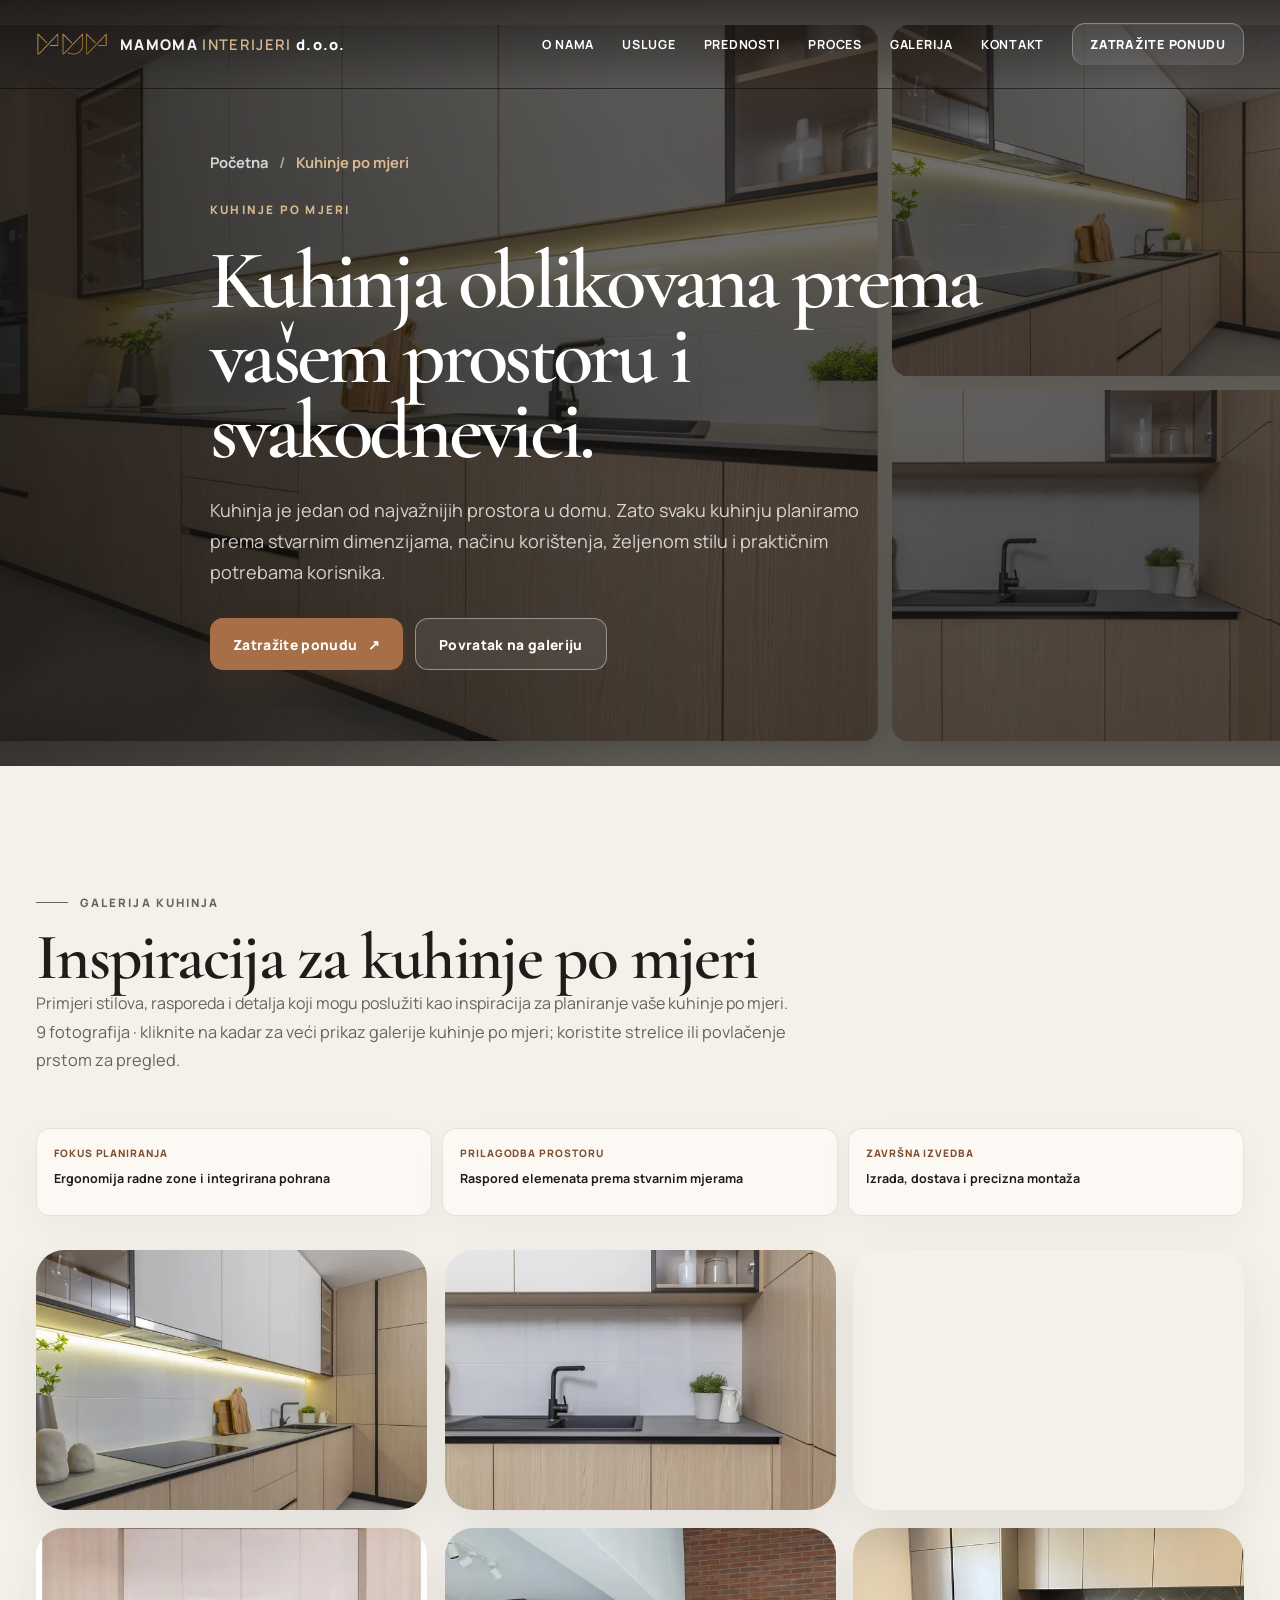
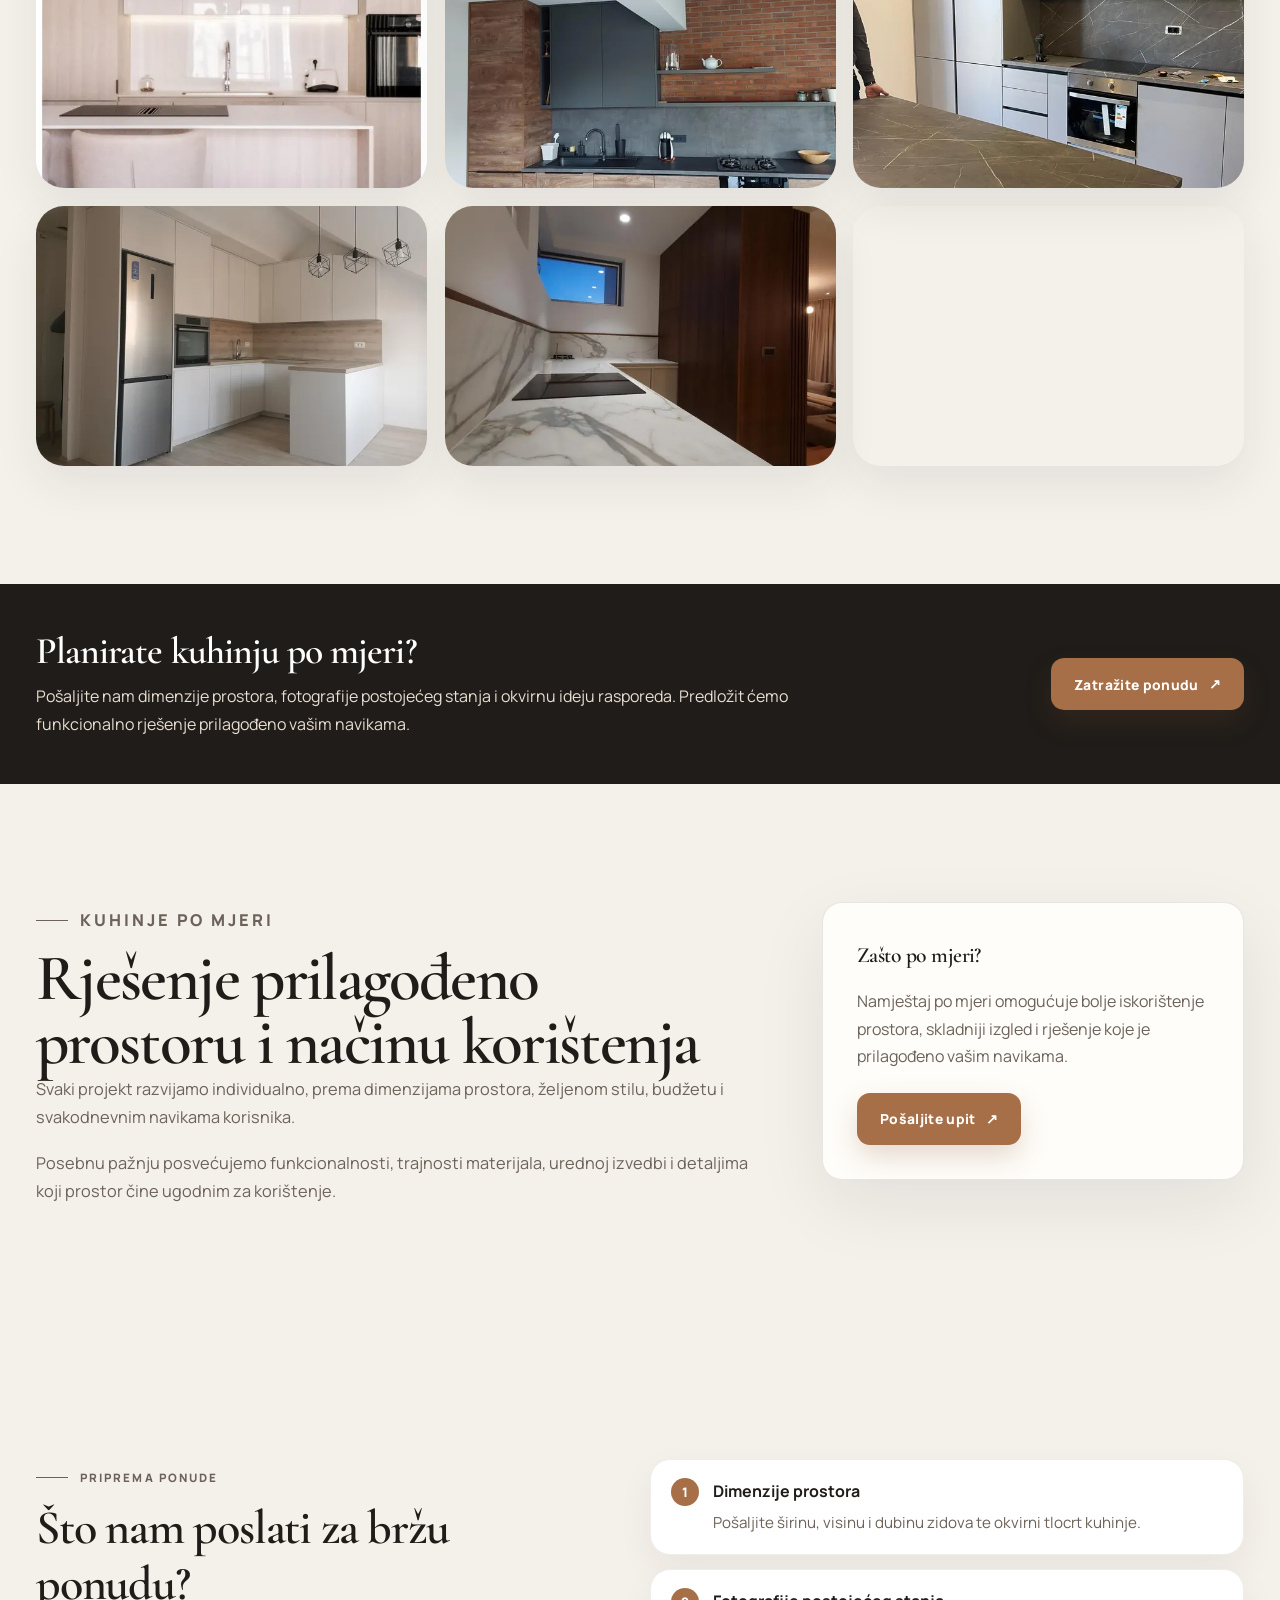
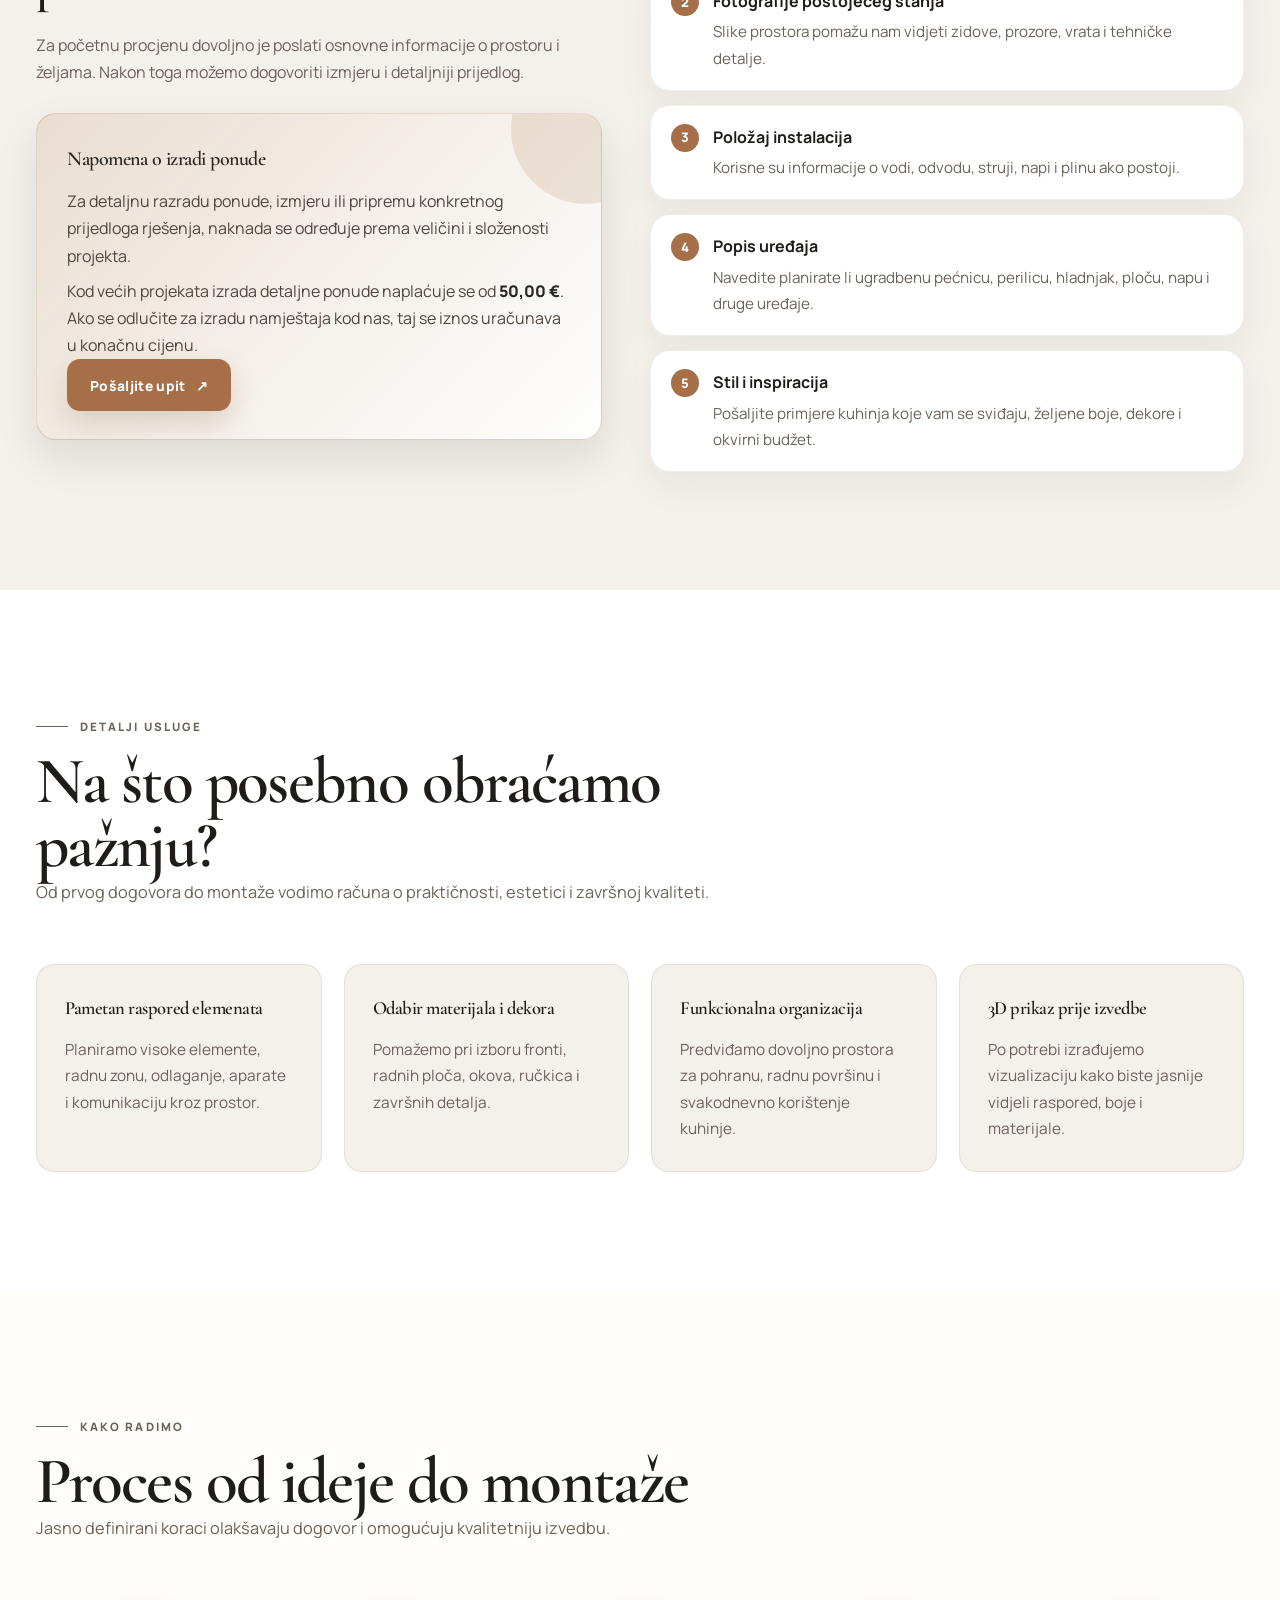
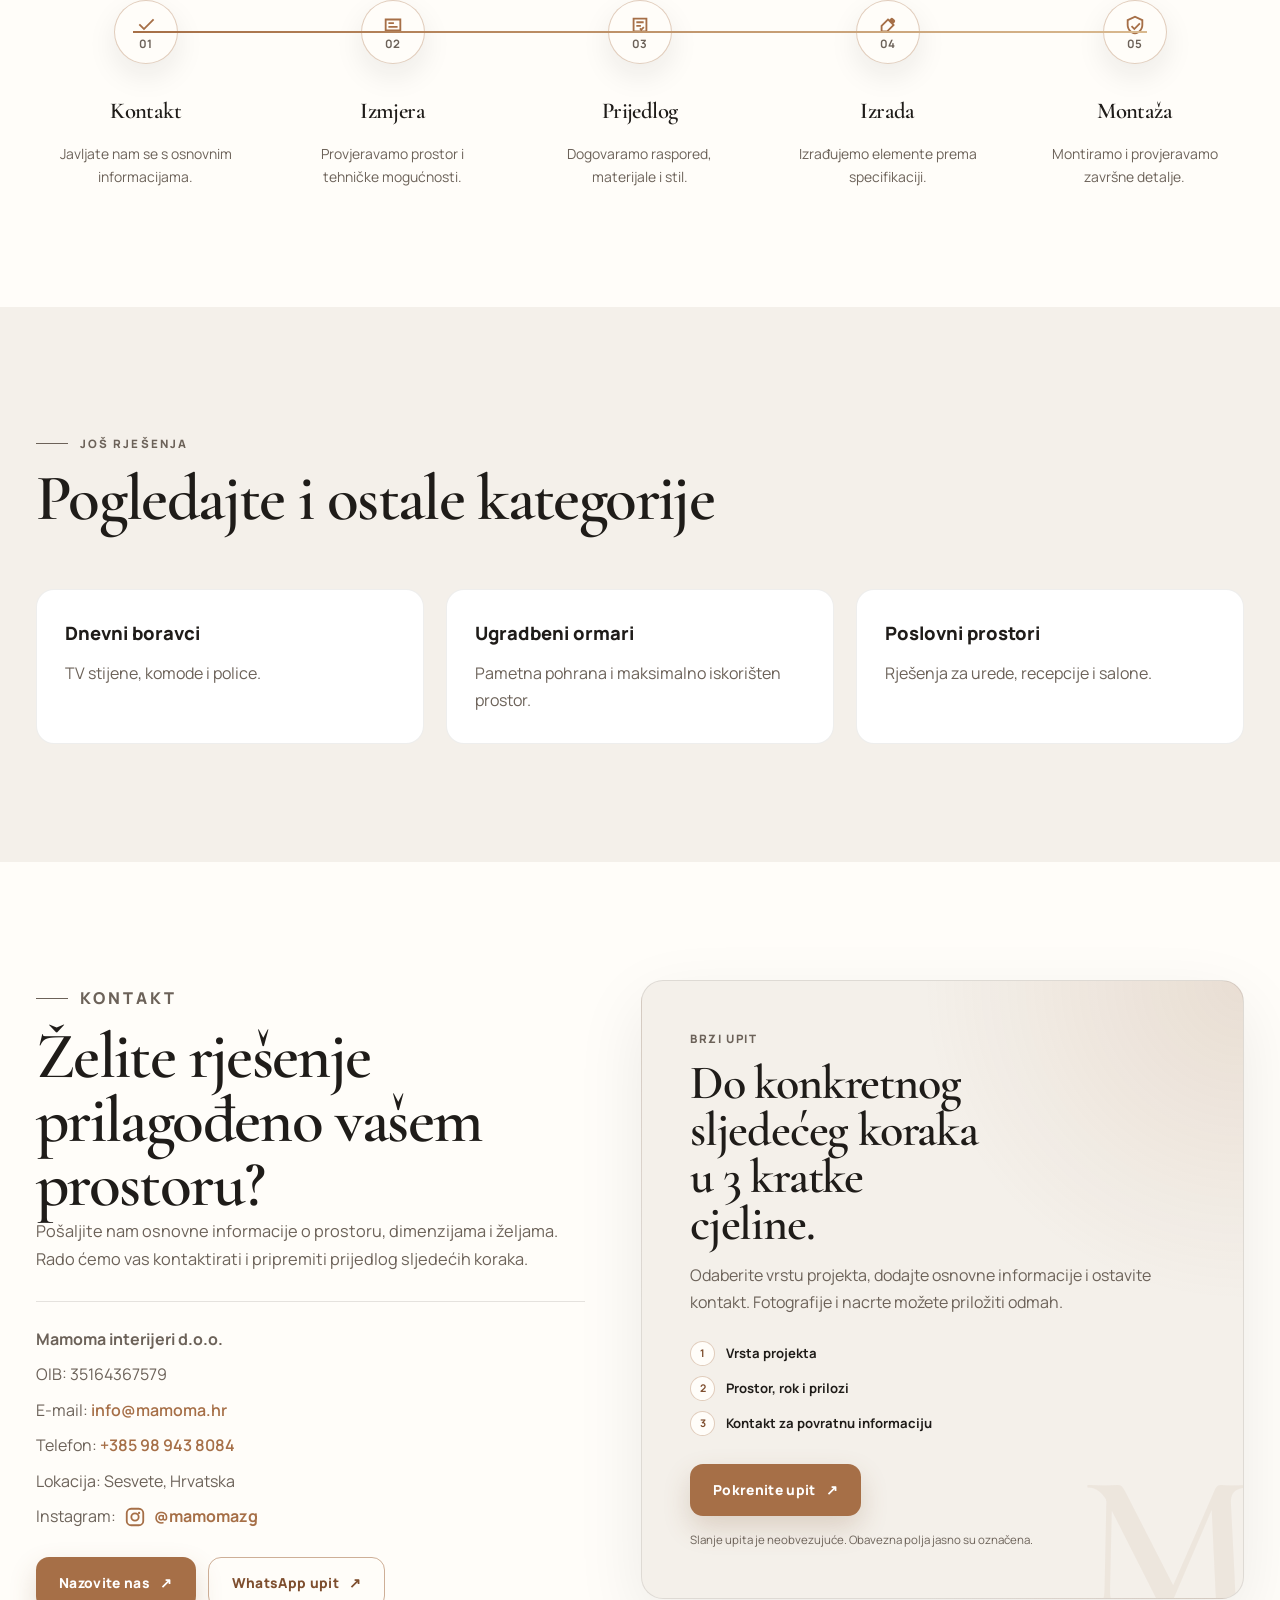
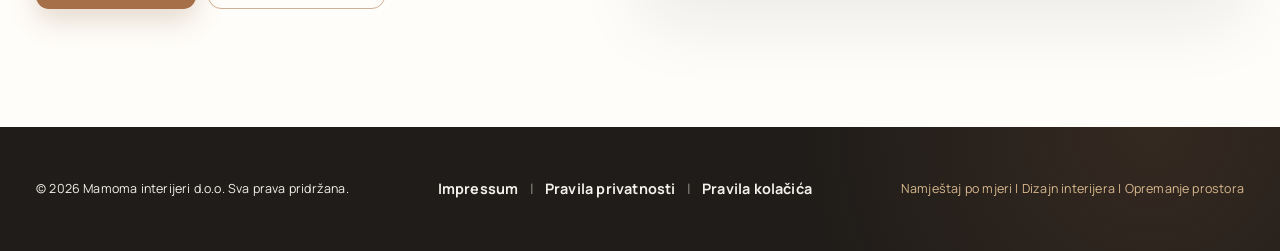
<file: kuhinje-po-mjeri.html>
<!DOCTYPE html>
<html lang="hr">
<head>
<meta charset="utf-8"/>
<!-- Responzivnost za mobitele, tablete i računala -->
<meta content="width=device-width, initial-scale=1.0" name="viewport"/>
<!-- Osnovni SEO -->
<title>Kuhinje po mjeri Zagreb i Sesvete | Mamoma interijeri d.o.o.</title>
<meta content="Izrada kuhinja po mjeri u Zagrebu, Sesvetama i okolici. Planiranje rasporeda, izbor materijala, 3D vizualizacija, izrada i montaža." name="description"/>
<meta content="kuhinje po mjeri, kuhinje Zagreb, kuhinje Sesvete, 3D vizualizacija kuhinje, namještaj po mjeri, Mamoma interijeri" name="keywords"/>
<meta content="Mamoma interijeri d.o.o." name="author"/>
<meta content="index, follow, max-image-preview:large" name="robots"/>
<meta content="hr" name="language"/>
<meta content="#2b2723" name="theme-color"/>
<!-- Canonical URL -->
<link href="https://www.mamoma.hr/kuhinje-po-mjeri.html" rel="canonical"/>
<!-- Hreflang za hrvatsku verziju stranice -->
<link href="https://www.mamoma.hr/kuhinje-po-mjeri.html" hreflang="hr-HR" rel="alternate"/>
<link href="https://www.mamoma.hr/kuhinje-po-mjeri.html" hreflang="x-default" rel="alternate"/>
<!-- Open Graph za Facebook, WhatsApp, LinkedIn i ostale platforme -->
<meta content="hr_HR" property="og:locale"/>
<meta content="website" property="og:type"/>
<meta content="Kuhinje po mjeri Zagreb i Sesvete | Mamoma interijeri d.o.o." property="og:title"/>
<meta content="Izrada kuhinja po mjeri u Zagrebu, Sesvetama i okolici. Planiranje rasporeda, izbor materijala, 3D vizualizacija, izrada i montaža." property="og:description"/>
<meta content="https://www.mamoma.hr/kuhinje-po-mjeri.html" property="og:url"/>
<meta content="Mamoma interijeri d.o.o." property="og:site_name"/>
<meta content="https://www.mamoma.hr/images/mamoma-og-image.jpg" property="og:image"/>
<meta content="Kuhinje po mjeri Zagreb i Sesvete | Mamoma interijeri d.o.o." property="og:image:alt"/>
<meta content="1200" property="og:image:width"/>
<meta content="630" property="og:image:height"/>
<!-- Twitter/X kartica za dijeljenje linka -->
<meta content="summary_large_image" name="twitter:card"/>
<meta content="Kuhinje po mjeri Zagreb i Sesvete | Mamoma interijeri d.o.o." name="twitter:title"/>
<meta content="Izrada kuhinja po mjeri u Zagrebu, Sesvetama i okolici. Planiranje rasporeda, izbor materijala, 3D vizualizacija, izrada i montaža." name="twitter:description"/>
<meta content="https://www.mamoma.hr/images/mamoma-og-image.jpg" name="twitter:image"/>
<!-- Ikone -->
<link href="images/favicon.ico?v=3" rel="icon" sizes="any"/>
<link href="images/favicon-32x32.png?v=3" rel="icon" sizes="32x32" type="image/png"/>
<link href="images/favicon-16x16.png?v=3" rel="icon" sizes="16x16" type="image/png"/>
<link href="images/apple-touch-icon.png?v=3" rel="apple-touch-icon" sizes="180x180"/>
<!-- CSS -->
<link href="css/styles.css" rel="stylesheet"/>
<!-- Tipografija i vizualni refresh -->
<link href="https://fonts.googleapis.com" rel="preconnect"/>
<link crossorigin="" href="https://fonts.gstatic.com" rel="preconnect"/>
<link href="https://fonts.googleapis.com/css2?family=Cormorant+Garamond:ital,wght@0,500;0,600;1,500&amp;family=Manrope:wght@400;500;600;700;800&amp;display=swap" rel="stylesheet"/>
<link href="css/visual-refresh.css?v=2" rel="stylesheet"/><link href="css/cro-enhancements.css?v=5" rel="stylesheet"/>
<!-- Strukturirani podaci za Google i druge tražilice -->
<script type="application/ld+json">
{
        "@context": "https://schema.org",
        "@type": "HomeAndConstructionBusiness",
        "@id": "https://www.mamoma.hr/#business",
        "name": "Mamoma interijeri d.o.o.",
        "alternateName": "Mamoma interijeri",
        "url": "https://www.mamoma.hr/",
        "logo": "https://www.mamoma.hr/images/mamoma-logo.png",
        "image": "https://www.mamoma.hr/images/mamoma-og-image.jpg",
        "description": "Mamoma interijeri d.o.o. izrađuje namještaj po mjeri, kuhinje, ugradbene ormare, TV stijene, 3D dizajn interijera i oprema stambene, apartmanske i poslovne prostore.",
        "slogan": "Prostori oblikovani prema vašem načinu života",
        "telephone": "+385989438084",
        "email": "info@mamoma.hr",
        "priceRange": "€€",
        "identifier": {
                "@type": "PropertyValue",
                "name": "OIB",
                "value": "35164367579"
        },
        "address": {
                "@type": "PostalAddress",
                "addressLocality": "Sesvete",
                "addressRegion": "Grad Zagreb",
                "addressCountry": "HR"
        },
        "areaServed": [
                {
                        "@type": "City",
                        "name": "Zagreb"
                },
                {
                        "@type": "City",
                        "name": "Sesvete"
                },
                {
                        "@type": "Country",
                        "name": "Hrvatska"
                }
        ],
        "sameAs": [
                "https://www.instagram.com/mamomazg/"
        ],
        "hasOfferCatalog": {
                "@type": "OfferCatalog",
                "name": "Usluge Mamoma interijeri",
                "itemListElement": [
                        {
                                "@type": "Offer",
                                "itemOffered": {
                                        "@type": "Service",
                                        "name": "Kuhinje po mjeri",
                                        "description": "Planiranje, izrada i montaža kuhinja po mjeri."
                                }
                        },
                        {
                                "@type": "Offer",
                                "itemOffered": {
                                        "@type": "Service",
                                        "name": "Ugradbeni ormari po mjeri",
                                        "description": "Izrada ormara po mjeri za maksimalno iskorišten prostor."
                                }
                        },
                        {
                                "@type": "Offer",
                                "itemOffered": {
                                        "@type": "Service",
                                        "name": "Dnevni boravci po mjeri",
                                        "description": "TV stijene, komode, police i namještaj za dnevne boravke."
                                }
                        },
                        {
                                "@type": "Offer",
                                "itemOffered": {
                                        "@type": "Service",
                                        "name": "Namještaj za poslovne prostore",
                                        "description": "Namještaj po mjeri za urede, recepcije, salone i poslovne prostore."
                                }
                        }
                ]
        }
}
    </script>
<script type="application/ld+json">
{
        "@context": "https://schema.org",
        "@type": "Service",
        "name": "Kuhinje po mjeri",
        "serviceType": "Izrada kuhinja po mjeri",
        "provider": {
                "@id": "https://www.mamoma.hr/#business"
        },
        "areaServed": [
                {
                        "@type": "City",
                        "name": "Zagreb"
                },
                {
                        "@type": "City",
                        "name": "Sesvete"
                },
                {
                        "@type": "Country",
                        "name": "Hrvatska"
                }
        ],
        "url": "https://www.mamoma.hr/kuhinje-po-mjeri.html",
        "description": "Izrada kuhinja po mjeri u Zagrebu, Sesvetama i okolici. Planiranje rasporeda, izbor materijala, 3D vizualizacija, izrada i montaža."
}
    </script>
<script type="application/ld+json">
{
        "@context": "https://schema.org",
        "@type": "BreadcrumbList",
        "itemListElement": [
                {
                        "@type": "ListItem",
                        "position": 1,
                        "name": "Početna",
                        "item": "https://www.mamoma.hr/"
                },
                {
                        "@type": "ListItem",
                        "position": 2,
                        "name": "Kuhinje po mjeri",
                        "item": "https://www.mamoma.hr/kuhinje-po-mjeri.html"
                }
        ]
}
    </script>
</head>
<body data-project-type="kuhinja"><a class="skip-link" href="#main-content">Preskoči na glavni sadržaj</a>
<!-- HEADER / NAVIGACIJA -->
<header class="site-header">
<div class="container header-container">
<!-- Logo tvrtke -->
<a aria-label="Mamoma interijeri d.o.o. - početna stranica" class="logo" href="index.html">
<img alt="" class="logo-symbol" src="images/mamoma-symbol.png"/>
<span class="logo-text">
                    MAMOMA <strong>INTERIJERI</strong> <span class="logo-company-type">d.o.o.</span>
</span>
</a>
<!-- Gumb za mobilni meni -->
<button aria-controls="main-navigation" aria-expanded="false" aria-label="Otvori navigacijski meni" class="menu-toggle" type="button">
<span></span>
<span></span>
<span></span>
</button>
<!-- Glavna navigacija -->
<nav aria-label="Glavna navigacija" class="main-nav" id="main-navigation">
<ul>
<li><a href="index.html#o-nama">O nama</a></li>
<li><a href="index.html#usluge">Usluge</a></li>
<li><a href="index.html#prednosti">Prednosti</a></li>
<li><a href="index.html#proces">Proces</a></li>
<li><a href="index.html#galerija">Galerija</a></li>
<li><a href="index.html#kontakt">Kontakt</a></li>
<li class="desktop-nav-cta"><a class="header-cta" data-project-type="kuhinja" data-quote-open="" data-source="header" href="#kontakt">Zatražite ponudu</a></li>
</ul>
<a class="mobile-menu-cta" data-project-type="kuhinja" data-quote-open="" data-source="mobile-menu" href="#kontakt">Zatražite ponudu</a>
</nav>
</div>
</header>
<!-- GLAVNI SADRŽAJ -->
<main id="main-content" tabindex="-1">
<!-- HERO PODSTRANICE -->
<section class="subpage-hero kuhinje-hero">
<div class="container subpage-hero-content">
<nav aria-label="Putanja stranice" class="breadcrumb-on-hero">
<a href="index.html">Početna</a>
<span class="breadcrumb-separator">/</span>
<span class="breadcrumb-current">Kuhinje po mjeri</span>
</nav>
<p class="hero-subtitle">Kuhinje po mjeri</p>
<h1>Kuhinja oblikovana prema vašem prostoru i svakodnevici.</h1>
<p>
                    Kuhinja je jedan od najvažnijih prostora u domu. Zato svaku kuhinju planiramo prema stvarnim dimenzijama, načinu korištenja, željenom stilu i praktičnim potrebama korisnika.
                </p>
<div class="hero-actions">
<a class="btn-primary" data-project-type="kuhinja" data-quote-open="" data-source="hero" href="#kontakt">Zatražite ponudu</a>
<a class="btn-secondary" href="index.html#galerija">Povratak na galeriju</a>
</div>
</div>
</section>
<!-- GALERIJA -->
<section class="project-gallery section-padding">
<div class="container">
<div class="section-heading">
<p class="section-label">Galerija kuhinja</p>
<h2>Inspiracija za kuhinje po mjeri</h2>
<p>
                        Primjeri stilova, rasporeda i detalja koji mogu poslužiti kao inspiracija za planiranje vaše kuhinje po mjeri.
                    </p>
<p class="project-gallery-hint">9 fotografija · kliknite na kadar za veći prikaz galerije kuhinje po mjeri; koristite strelice ili povlačenje prstom za pregled.</p></div>
<div aria-label="Sažetak pristupa projektu" class="project-gallery-summary"><div><small>Fokus planiranja</small><strong>Ergonomija radne zone i integrirana pohrana</strong></div><div><small>Prilagodba prostoru</small><strong>Raspored elemenata prema stvarnim mjerama</strong></div><div><small>Završna izvedba</small><strong>Izrada, dostava i precizna montaža</strong></div></div><div class="project-gallery-grid">
<button aria-label="Otvori sliku kuhinje 1" class="project-gallery-item" data-full="images/optimized/kuhinje/01_kuhinje-1440.webp" data-gallery-index="0" type="button">
<img alt="Kuhinja po mjeri s elegantnim frontama i drvenim dekorom" decoding="async" height="6720" loading="lazy" sizes="(max-width: 600px) 50vw, (max-width: 1000px) 33vw, 25vw" src="images/optimized/kuhinje/01_kuhinje-960.webp" srcset="images/optimized/kuhinje/01_kuhinje-640.webp 640w, images/optimized/kuhinje/01_kuhinje-960.webp 960w, images/optimized/kuhinje/01_kuhinje-1440.webp 1440w" width="4480"/>
</button>
<button aria-label="Otvori sliku kuhinje 2" class="project-gallery-item" data-full="images/optimized/kuhinje/02_kuhinje-1440.webp" data-gallery-index="1" type="button">
<img alt="Moderna kuhinja po mjeri s radnom plohom i ugradbenim elementima" decoding="async" height="6720" loading="lazy" sizes="(max-width: 600px) 50vw, (max-width: 1000px) 33vw, 25vw" src="images/optimized/kuhinje/02_kuhinje-960.webp" srcset="images/optimized/kuhinje/02_kuhinje-640.webp 640w, images/optimized/kuhinje/02_kuhinje-960.webp 960w, images/optimized/kuhinje/02_kuhinje-1440.webp 1440w" width="4480"/>
</button>
<button aria-label="Otvori sliku kuhinje 3" class="project-gallery-item" data-full="images/optimized/kuhinje/03_kuhinje-1440.webp" data-gallery-index="2" type="button">
<img alt="Detalj kuhinje po mjeri s prostorom za pohranu i radnom zonom" decoding="async" height="4453" loading="lazy" sizes="(max-width: 600px) 50vw, (max-width: 1000px) 33vw, 25vw" src="images/optimized/kuhinje/03_kuhinje-960.webp" srcset="images/optimized/kuhinje/03_kuhinje-640.webp 640w, images/optimized/kuhinje/03_kuhinje-960.webp 960w, images/optimized/kuhinje/03_kuhinje-1440.webp 1440w" width="6666"/>
</button>
<button aria-label="Otvori sliku kuhinje 4" class="project-gallery-item" data-full="images/optimized/kuhinje/04_kuhinje-1440.webp" data-gallery-index="3" type="button">
<img alt="Kuhinja i blagovaonica po mjeri u svijetlom interijeru" decoding="async" height="1600" loading="lazy" sizes="(max-width: 600px) 50vw, (max-width: 1000px) 33vw, 25vw" src="images/optimized/kuhinje/04_kuhinje-960.webp" srcset="images/optimized/kuhinje/04_kuhinje-640.webp 640w, images/optimized/kuhinje/04_kuhinje-960.webp 960w, images/optimized/kuhinje/04_kuhinje-1440.webp 1280w" width="1280"/>
</button>
<button aria-label="Otvori sliku kuhinje 5" class="project-gallery-item" data-full="images/optimized/kuhinje/05_kuhinje-1440.webp" data-gallery-index="4" type="button">
<img alt="Kuhinja po mjeri s pažljivo odabranim materijalima i detaljima" decoding="async" height="1600" loading="lazy" sizes="(max-width: 600px) 50vw, (max-width: 1000px) 33vw, 25vw" src="images/optimized/kuhinje/05_kuhinje-960.webp" srcset="images/optimized/kuhinje/05_kuhinje-640.webp 640w, images/optimized/kuhinje/05_kuhinje-960.webp 960w, images/optimized/kuhinje/05_kuhinje-1440.webp 1200w" width="1200"/>
</button>
<button aria-label="Otvori sliku kuhinje 6" class="project-gallery-item" data-full="images/optimized/kuhinje/06_kuhinje-1440.webp" data-gallery-index="5" type="button">
<img alt="Funkcionalna kuhinja po mjeri s modernim rasporedom elemenata" decoding="async" height="1600" loading="lazy" sizes="(max-width: 600px) 50vw, (max-width: 1000px) 33vw, 25vw" src="images/optimized/kuhinje/06_kuhinje-960.webp" srcset="images/optimized/kuhinje/06_kuhinje-640.webp 640w, images/optimized/kuhinje/06_kuhinje-960.webp 960w, images/optimized/kuhinje/06_kuhinje-1440.webp 1200w" width="1200"/>
</button>
<button aria-label="Otvori sliku kuhinje 7" class="project-gallery-item" data-full="images/optimized/kuhinje/07_kuhinje-1440.webp" data-gallery-index="6" type="button">
<img alt="Kuhinja po mjeri s elegantnim linijama i praktičnim rješenjima" decoding="async" height="1200" loading="lazy" sizes="(max-width: 600px) 50vw, (max-width: 1000px) 33vw, 25vw" src="images/optimized/kuhinje/07_kuhinje-960.webp" srcset="images/optimized/kuhinje/07_kuhinje-640.webp 640w, images/optimized/kuhinje/07_kuhinje-960.webp 960w, images/optimized/kuhinje/07_kuhinje-1440.webp 1440w" width="1600"/>
</button>
<button aria-label="Otvori sliku kuhinje 8" class="project-gallery-item" data-full="images/optimized/kuhinje/08_kuhinje-1440.webp" data-gallery-index="7" type="button">
<img alt="Detalj kuhinje po mjeri s kvalitetnom izvedbom i završnom obradom" decoding="async" height="1600" loading="lazy" sizes="(max-width: 600px) 50vw, (max-width: 1000px) 33vw, 25vw" src="images/optimized/kuhinje/08_kuhinje-960.webp" srcset="images/optimized/kuhinje/08_kuhinje-640.webp 640w, images/optimized/kuhinje/08_kuhinje-960.webp 960w, images/optimized/kuhinje/08_kuhinje-1440.webp 1200w" width="1200"/>
</button>
<button aria-label="Otvori sliku kuhinje 9" class="project-gallery-item" data-full="images/optimized/kuhinje/09_kuhinje-1440.webp" data-gallery-index="8" type="button">
<img alt="Kuhinja po mjeri prilagođena prostoru i svakodnevnom korištenju" decoding="async" height="1600" loading="lazy" sizes="(max-width: 600px) 50vw, (max-width: 1000px) 33vw, 25vw" src="images/optimized/kuhinje/09_kuhinje-960.webp" srcset="images/optimized/kuhinje/09_kuhinje-640.webp 640w, images/optimized/kuhinje/09_kuhinje-960.webp 960w, images/optimized/kuhinje/09_kuhinje-1440.webp 1200w" width="1200"/>
</button>
</div>
</div>
</section>
<!-- LIGHTBOX ZA GALERIJU -->
<div aria-hidden="true" aria-label="Galerija projekta" aria-modal="true" class="gallery-lightbox" role="dialog" tabindex="-1">
<button aria-label="Zatvori galeriju" class="gallery-lightbox-close" type="button">
                ×
            </button>
<button aria-label="Prethodna slika" class="gallery-lightbox-nav gallery-lightbox-prev" type="button">
                ❮
            </button>
<div class="gallery-lightbox-content">
<img alt="" class="gallery-lightbox-image"/>
<p class="gallery-lightbox-caption"></p>
</div>
<button aria-label="Sljedeća slika" class="gallery-lightbox-nav gallery-lightbox-next" type="button">
                ❯
            </button>
</div>
<!-- MINI CTA NAKON GALERIJE -->
<section class="mini-cta">
<div class="container mini-cta-container">
<div>
<h2>Planirate kuhinju po mjeri?</h2>
<p>Pošaljite nam dimenzije prostora, fotografije postojećeg stanja i okvirnu ideju rasporeda. Predložit ćemo funkcionalno rješenje prilagođeno vašim navikama.</p>
</div>
<a class="btn-primary" data-project-type="kuhinja" data-quote-open="" data-source="post-gallery" href="#kontakt">Zatražite ponudu</a>
</div>
</section>
<!-- UVOD I GLAVNE PREDNOSTI -->
<section class="subpage-content section-padding">
<div class="container subpage-layout">
<div class="subpage-main-text">
<p class="section-label">Kuhinje po mjeri</p>
<h2>Rješenje prilagođeno prostoru i načinu korištenja</h2>
<p>
                        Svaki projekt razvijamo individualno, prema dimenzijama prostora, željenom stilu, budžetu i svakodnevnim navikama korisnika.
                    </p>
<p>
                        Posebnu pažnju posvećujemo funkcionalnosti, trajnosti materijala, urednoj izvedbi i detaljima koji prostor čine ugodnim za korištenje.
                    </p>
</div>
<aside class="subpage-side-card">
<h3>Zašto po mjeri?</h3>
<p>
                        Namještaj po mjeri omogućuje bolje iskorištenje prostora,
                        skladniji izgled i rješenje koje je prilagođeno vašim navikama.
                    </p>
<a class="btn-primary" data-project-type="kuhinja" data-quote-open="" data-source="side-card" href="#kontakt">Pošaljite upit</a>
</aside>
</div>
</section>
<!-- ŠTO NAM POSLATI ZA PONUDU -->
<section class="quote-prep section-padding" id="ponuda">
<div class="container quote-prep-grid">
<div>
<p class="section-label">Priprema ponude</p>
<h2>Što nam poslati za bržu ponudu?</h2>
<p>
						Za početnu procjenu dovoljno je poslati osnovne informacije o prostoru i željama.
						Nakon toga možemo dogovoriti izmjeru i detaljniji prijedlog.
					</p>
<div class="quote-note">
<h3>Napomena o izradi ponude</h3>
<p>
							Za detaljnu razradu ponude, izmjeru ili pripremu konkretnog prijedloga rješenja,
							naknada se određuje prema veličini i složenosti projekta.
						</p>
<p>
							Kod većih projekata izrada detaljne ponude naplaćuje se od
							<strong>50,00 €</strong>. Ako se odlučite za izradu namještaja kod nas,
							taj se iznos uračunava u konačnu cijenu.
						</p>
<a class="btn-primary quote-note-button" data-project-type="kuhinja" data-quote-open="" data-source="quote-prep" href="#kontakt">Pošaljite upit</a>
</div>
</div>
<div class="quote-checklist">
<div class="quote-checklist-item">
<span>1</span>
<div>
<strong>Dimenzije prostora</strong>
<p>Pošaljite širinu, visinu i dubinu zidova te okvirni tlocrt kuhinje.</p>
</div>
</div>
<div class="quote-checklist-item">
<span>2</span>
<div>
<strong>Fotografije postojećeg stanja</strong>
<p>Slike prostora pomažu nam vidjeti zidove, prozore, vrata i tehničke detalje.</p>
</div>
</div>
<div class="quote-checklist-item">
<span>3</span>
<div>
<strong>Položaj instalacija</strong>
<p>Korisne su informacije o vodi, odvodu, struji, napi i plinu ako postoji.</p>
</div>
</div>
<div class="quote-checklist-item">
<span>4</span>
<div>
<strong>Popis uređaja</strong>
<p>Navedite planirate li ugradbenu pećnicu, perilicu, hladnjak, ploču, napu i druge uređaje.</p>
</div>
</div>
<div class="quote-checklist-item">
<span>5</span>
<div>
<strong>Stil i inspiracija</strong>
<p>Pošaljite primjere kuhinja koje vam se sviđaju, željene boje, dekore i okvirni budžet.</p>
</div>
</div>
</div>
</div>
</section>
<!-- DETALJI USLUGE -->
<section class="subpage-features section-padding">
<div class="container">
<div class="section-heading">
<p class="section-label">Detalji usluge</p>
<h2>Na što posebno obraćamo pažnju?</h2>
<p>
                        Od prvog dogovora do montaže vodimo računa o praktičnosti,
                        estetici i završnoj kvaliteti.
                    </p>
</div>
<div class="subpage-feature-grid">
<article class="subpage-feature-card">
<h3>Pametan raspored elemenata</h3>
<p>Planiramo visoke elemente, radnu zonu, odlaganje, aparate i komunikaciju kroz prostor.</p>
</article>
<article class="subpage-feature-card">
<h3>Odabir materijala i dekora</h3>
<p>Pomažemo pri izboru fronti, radnih ploča, okova, ručkica i završnih detalja.</p>
</article>
<article class="subpage-feature-card">
<h3>Funkcionalna organizacija</h3>
<p>Predviđamo dovoljno prostora za pohranu, radnu površinu i svakodnevno korištenje kuhinje.</p>
</article>
<article class="subpage-feature-card">
<h3>3D prikaz prije izvedbe</h3>
<p>Po potrebi izrađujemo vizualizaciju kako biste jasnije vidjeli raspored, boje i materijale.</p>
</article>
</div>
</div>
</section>
<!-- PROCES -->
<section class="process section-padding">
<div class="container">
<div class="section-heading">
<p class="section-label">Kako radimo</p>
<h2>Proces od ideje do montaže</h2>
<p>
                        Jasno definirani koraci olakšavaju dogovor i omogućuju
                        kvalitetniju izvedbu.
                    </p>
</div>
<div class="process-grid">
<article class="process-step">
<span class="process-number">
<svg aria-hidden="true" class="process-icon" viewbox="0 0 24 24">
<path d="M21 6.5 9.8 17.7 4 11.9l1.4-1.4 4.4 4.4L19.6 5.1 21 6.5Z"></path>
</svg>
<small>01</small>
</span>
<h3>Kontakt</h3>
<p>Javljate nam se s osnovnim informacijama.</p>
</article>
<article class="process-step">
<span class="process-number">
<svg aria-hidden="true" class="process-icon" viewbox="0 0 24 24">
<path d="M3 5h18v14H3V5Zm2 2v10h14V7H5Zm2 2h6v2H7V9Zm0 4h10v2H7v-2Z"></path>
</svg>
<small>02</small>
</span>
<h3>Izmjera</h3>
<p>Provjeravamo prostor i tehničke mogućnosti.</p>
</article>
<article class="process-step">
<span class="process-number">
<svg aria-hidden="true" class="process-icon" viewbox="0 0 24 24">
<path d="M4 4h16v16H4V4Zm2 2v12h12V6H6Zm2 2h8v2H8V8Zm0 4h5v2H8v-2Zm7.5 1.5 1.4 1.4-3.6 3.6-2.1-2.1 1.4-1.4.7.7 2.2-2.2Z"></path>
</svg>
<small>03</small>
</span>
<h3>Prijedlog</h3>
<p>Dogovaramo raspored, materijale i stil.</p>
</article>
<article class="process-step">
<span class="process-number">
<svg aria-hidden="true" class="process-icon" viewbox="0 0 24 24">
<path d="M4 20v-7.5l8-8 7.5 7.5-8 8H4Zm2-2h4.7l6-6L12 7.3l-6 6V18Zm11.7-7.3L13.3 6.3l1.5-1.5a2 2 0 0 1 2.8 0l1.6 1.6a2 2 0 0 1 0 2.8l-1.5 1.5Z"></path>
</svg>
<small>04</small>
</span>
<h3>Izrada</h3>
<p>Izrađujemo elemente prema specifikaciji.</p>
</article>
<article class="process-step">
<span class="process-number">
<svg aria-hidden="true" class="process-icon" viewbox="0 0 24 24">
<path d="M12 2 3 6v6c0 5 3.8 9.7 9 10 5.2-.3 9-5 9-10V6l-9-4Zm0 2.2L19 7.3V12c0 4-2.8 7.4-7 7.9-4.2-.5-7-3.9-7-7.9V7.3l7-3.1Zm4.6 5.4 1.4 1.4-6.7 6.7-3.8-3.8 1.4-1.4 2.4 2.4 5.3-5.3Z"></path>
</svg>
<small>05</small>
</span>
<h3>Montaža</h3>
<p>Montiramo i provjeravamo završne detalje.</p>
</article>
</div>
</div>
</section>
<!-- POVEZANE STRANICE -->
<section class="related-pages section-padding">
<div class="container">
<div class="section-heading">
<p class="section-label">Još rješenja</p>
<h2>Pogledajte i ostale kategorije</h2>
</div>
<div class="related-grid">
<a class="related-card" href="dnevni-boravci.html">
<span>Dnevni boravci</span>
<p>TV stijene, komode i police.</p>
</a>
<a class="related-card" href="ugradbeni-ormari.html">
<span>Ugradbeni ormari</span>
<p>Pametna pohrana i maksimalno iskorišten prostor.</p>
</a>
<a class="related-card" href="poslovni-prostori.html">
<span>Poslovni prostori</span>
<p>Rješenja za urede, recepcije i salone.</p>
</a>
</div>
</div>
</section>
<!-- KONTAKT -->
<section class="contact section-padding" id="kontakt">
<div class="container contact-grid">
<div class="contact-info">
<p class="section-label">Kontakt</p>
<h2>Želite rješenje prilagođeno vašem prostoru?</h2>
<p>
                        Pošaljite nam osnovne informacije o prostoru, dimenzijama i željama.
                        Rado ćemo vas kontaktirati i pripremiti prijedlog sljedećih koraka.
                    </p>
<div class="contact-details">
<p><strong>Mamoma interijeri d.o.o.</strong></p>
<p>OIB: 35164367579</p>
<p>E-mail: <a href="mailto:info@mamoma.hr">info@mamoma.hr</a></p>
<p>Telefon: <a href="tel:+385989438084">+385 98 943 8084</a></p>
<p>Lokacija: Sesvete, Hrvatska</p>
<p class="instagram-contact">
<span>Instagram:</span>
<a aria-label="Instagram profil Mamoma interijeri" href="https://www.instagram.com/mamomazg/" rel="noopener noreferrer me" target="_blank">
<svg aria-hidden="true" class="instagram-icon" viewbox="0 0 24 24">
<path d="M7.75 2h8.5A5.76 5.76 0 0 1 22 7.75v8.5A5.76 5.76 0 0 1 16.25 22h-8.5A5.76 5.76 0 0 1 2 16.25v-8.5A5.76 5.76 0 0 1 7.75 2Zm0 2A3.76 3.76 0 0 0 4 7.75v8.5A3.76 3.76 0 0 0 7.75 20h8.5A3.76 3.76 0 0 0 20 16.25v-8.5A3.76 3.76 0 0 0 16.25 4h-8.5Zm8.75 2.25a1.25 1.25 0 1 1 0 2.5 1.25 1.25 0 0 1 0-2.5ZM12 7a5 5 0 1 1 0 10 5 5 0 0 1 0-10Zm0 2a3 3 0 1 0 0 6 3 3 0 0 0 0-6Z"></path>
</svg>
<span>@mamomazg</span>
</a>
</p>
</div>
<div class="contact-actions">
<a class="btn-primary" href="tel:+385989438084">Nazovite nas</a>
<a class="btn-outline" href="https://wa.me/385989438084?text=Pozdrav%2C%20zanima%20me%20ponuda%20za%20kuhinju%20po%20mjeri." rel="noopener noreferrer" target="_blank">
                            WhatsApp upit
                        </a>
</div>
</div>
<!-- Kontakt forma -->
<form action="send-mail.php" class="contact-form" data-project-default="kuhinja" enctype="multipart/form-data" method="post">
<p class="form-note">Pošaljite osnovne informacije o projektu. Uz uključeni JavaScript otvorit će se kratki upitnik u tri koraka.</p>
<input name="source-page" type="hidden" value="kuhinje-po-mjeri.html"/>
<div aria-hidden="true" class="form-honeypot">
<label for="kuhinje-po-mjeri-website">Web stranica</label>
<input autocomplete="off" id="kuhinje-po-mjeri-website" name="website" tabindex="-1" type="text"/>
</div>
<div class="form-group">
<label for="kuhinje-po-mjeri-name">Ime i prezime</label>
<input autocomplete="name" id="kuhinje-po-mjeri-name" name="name" placeholder="Vaše ime" required="" type="text"/>
</div>
<div class="form-group">
<label for="kuhinje-po-mjeri-email">E-mail adresa</label>
<input autocomplete="email" id="kuhinje-po-mjeri-email" name="email" placeholder="vasa@email.hr" required="" type="email"/>
</div>
<div class="form-group">
<label for="kuhinje-po-mjeri-phone">Telefon <small>(neobavezno)</small></label>
<input autocomplete="tel" id="kuhinje-po-mjeri-phone" inputmode="tel" name="phone" placeholder="+385 9x xxx xxxx" type="tel"/>
</div>
<div class="form-group">
<label for="kuhinje-po-mjeri-project">Vrsta projekta</label>
<select id="kuhinje-po-mjeri-project" name="project-type" required=""><option value="">Odaberite vrstu projekta</option><option selected="" value="kuhinja">Kuhinja po mjeri</option><option value="dnevni-boravak">Dnevni boravak</option><option value="ormari">Ugradbeni ormari</option><option value="kupaonice">Kupaonski namještaj</option><option value="poslovni-prostor">Poslovni prostor</option><option value="3d-dizajn">3D dizajn interijera</option><option value="opremanje">Kompletno opremanje prostora</option><option value="ostalo">Ostalo / nisam siguran</option></select>
</div>
<div class="form-group">
<label for="kuhinje-po-mjeri-location">Grad ili mjesto projekta</label>
<input autocomplete="address-level2" id="kuhinje-po-mjeri-location" name="location" placeholder="npr. Zagreb, Sesvete" required="" type="text"/>
</div>
<div class="form-group">
<label for="kuhinje-po-mjeri-message">Opis projekta</label>
<textarea id="kuhinje-po-mjeri-message" name="message" placeholder="Opišite prostor, želje i ono što vam je najvažnije..." required="" rows="6"></textarea>
</div>
<div class="form-group">
<label for="kuhinje-po-mjeri-attachments">Fotografije ili PDF nacrt <small>(neobavezno)</small></label>
<input accept=".jpg,.jpeg,.png,.webp,.pdf,image/jpeg,image/png,image/webp,application/pdf" id="kuhinje-po-mjeri-attachments" multiple="" name="attachments[]" type="file"/>
<small class="form-upload-note">Do 5 datoteka; najviše 5 MB po datoteci i 15 MB ukupno.</small>
</div>
<label class="form-consent">
<input name="privacy-consent" required="" type="checkbox" value="1"/>
<span>Slažem se s obradom podataka radi odgovora na upit. Više informacija nalazi se u <a href="privatnost.html">Pravilima privatnosti</a>.</span>
</label>
<button class="btn-primary" type="submit">Pošalji upit</button>
<p aria-live="polite" class="form-status-message"></p>
</form>
</div>
</section>
</main>
<!-- FOOTER -->
<footer class="site-footer">
<div class="container footer-container">
<p>© 2026 Mamoma interijeri d.o.o. Sva prava pridržana.</p>
<p class="footer-links">
<a href="impressum.html">Impressum</a>
<span aria-hidden="true">|</span>
<a href="privatnost.html">Pravila privatnosti</a>
<span aria-hidden="true">|</span>
<a href="kolacici.html">Pravila kolačića</a>
</p>
<p>Namještaj po mjeri | Dizajn interijera | Opremanje prostora</p>
</div>
</footer>
<!-- Fiksni mobilni gumb za brzi poziv -->
<!-- Skripta za navigaciju, header, floating gumb i galeriju -->
<script defer="" src="js/site.js?v=5"></script></body>
</html>
</file>
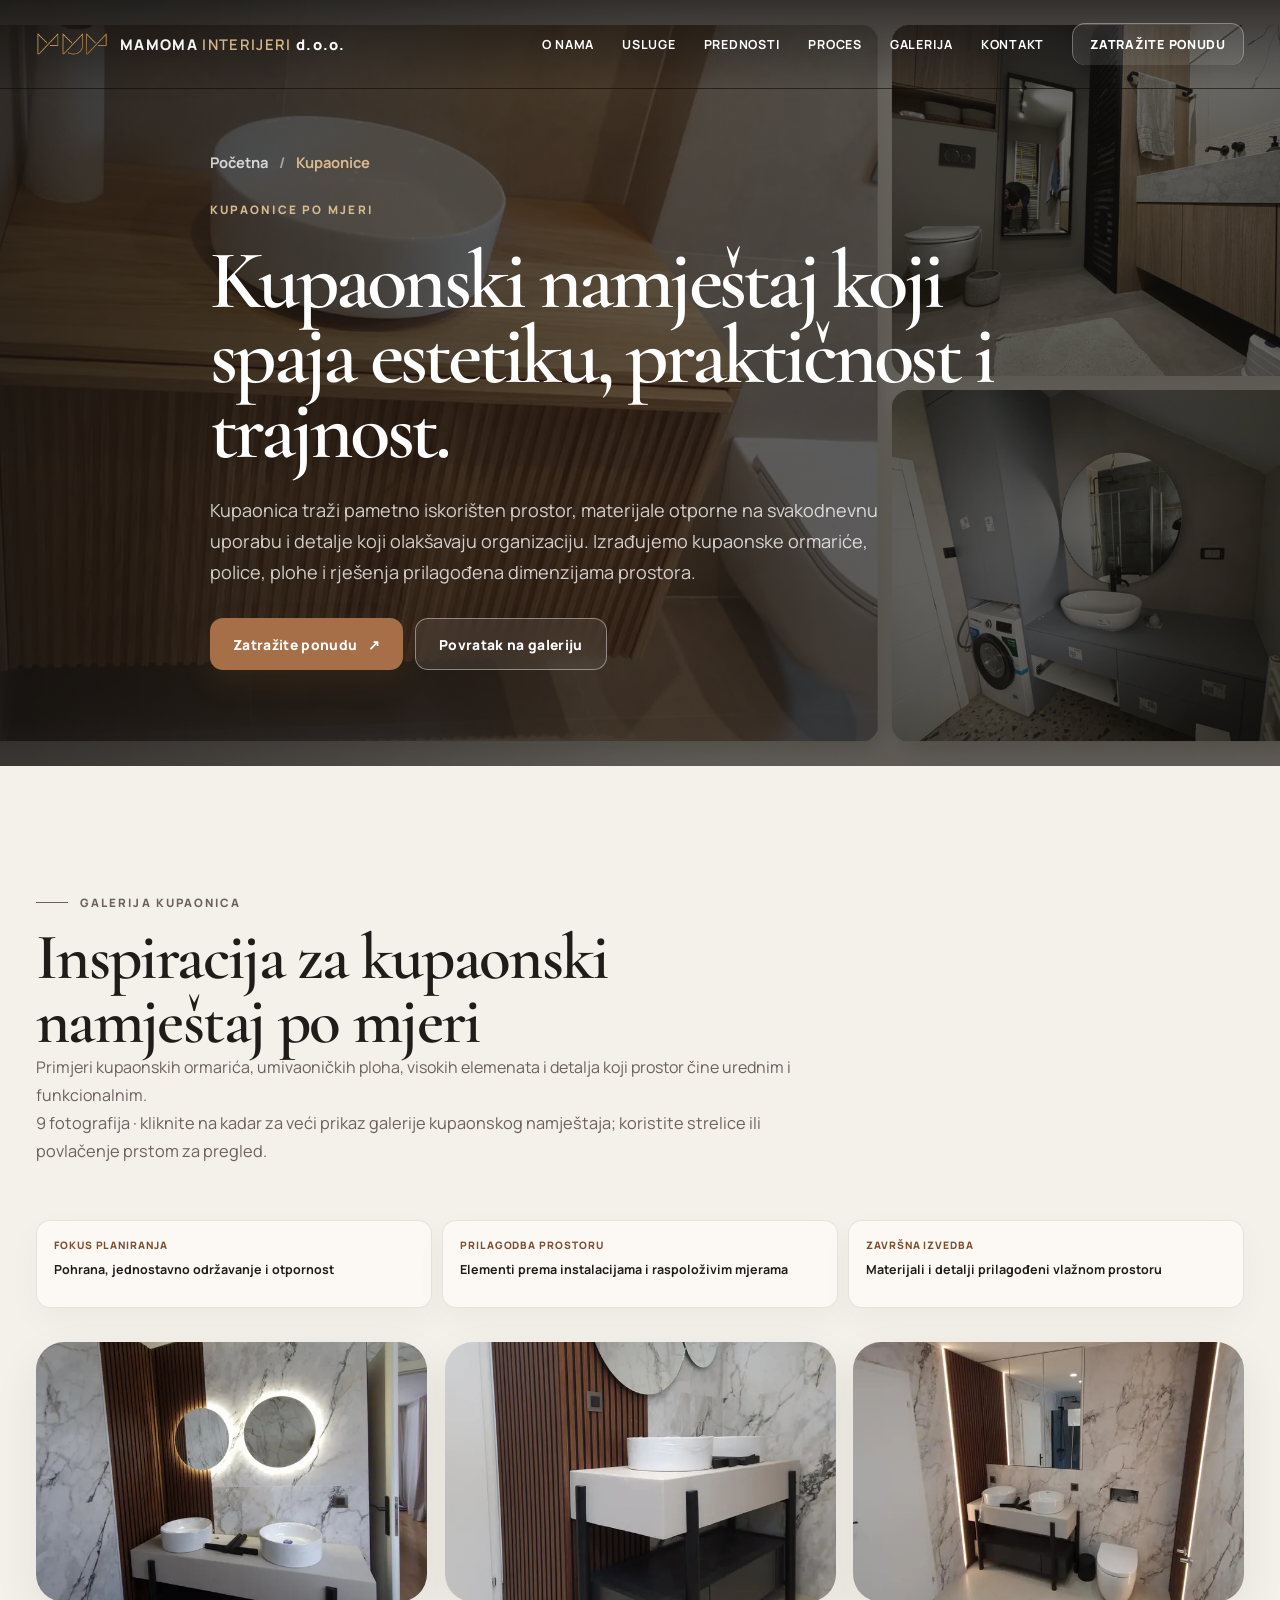
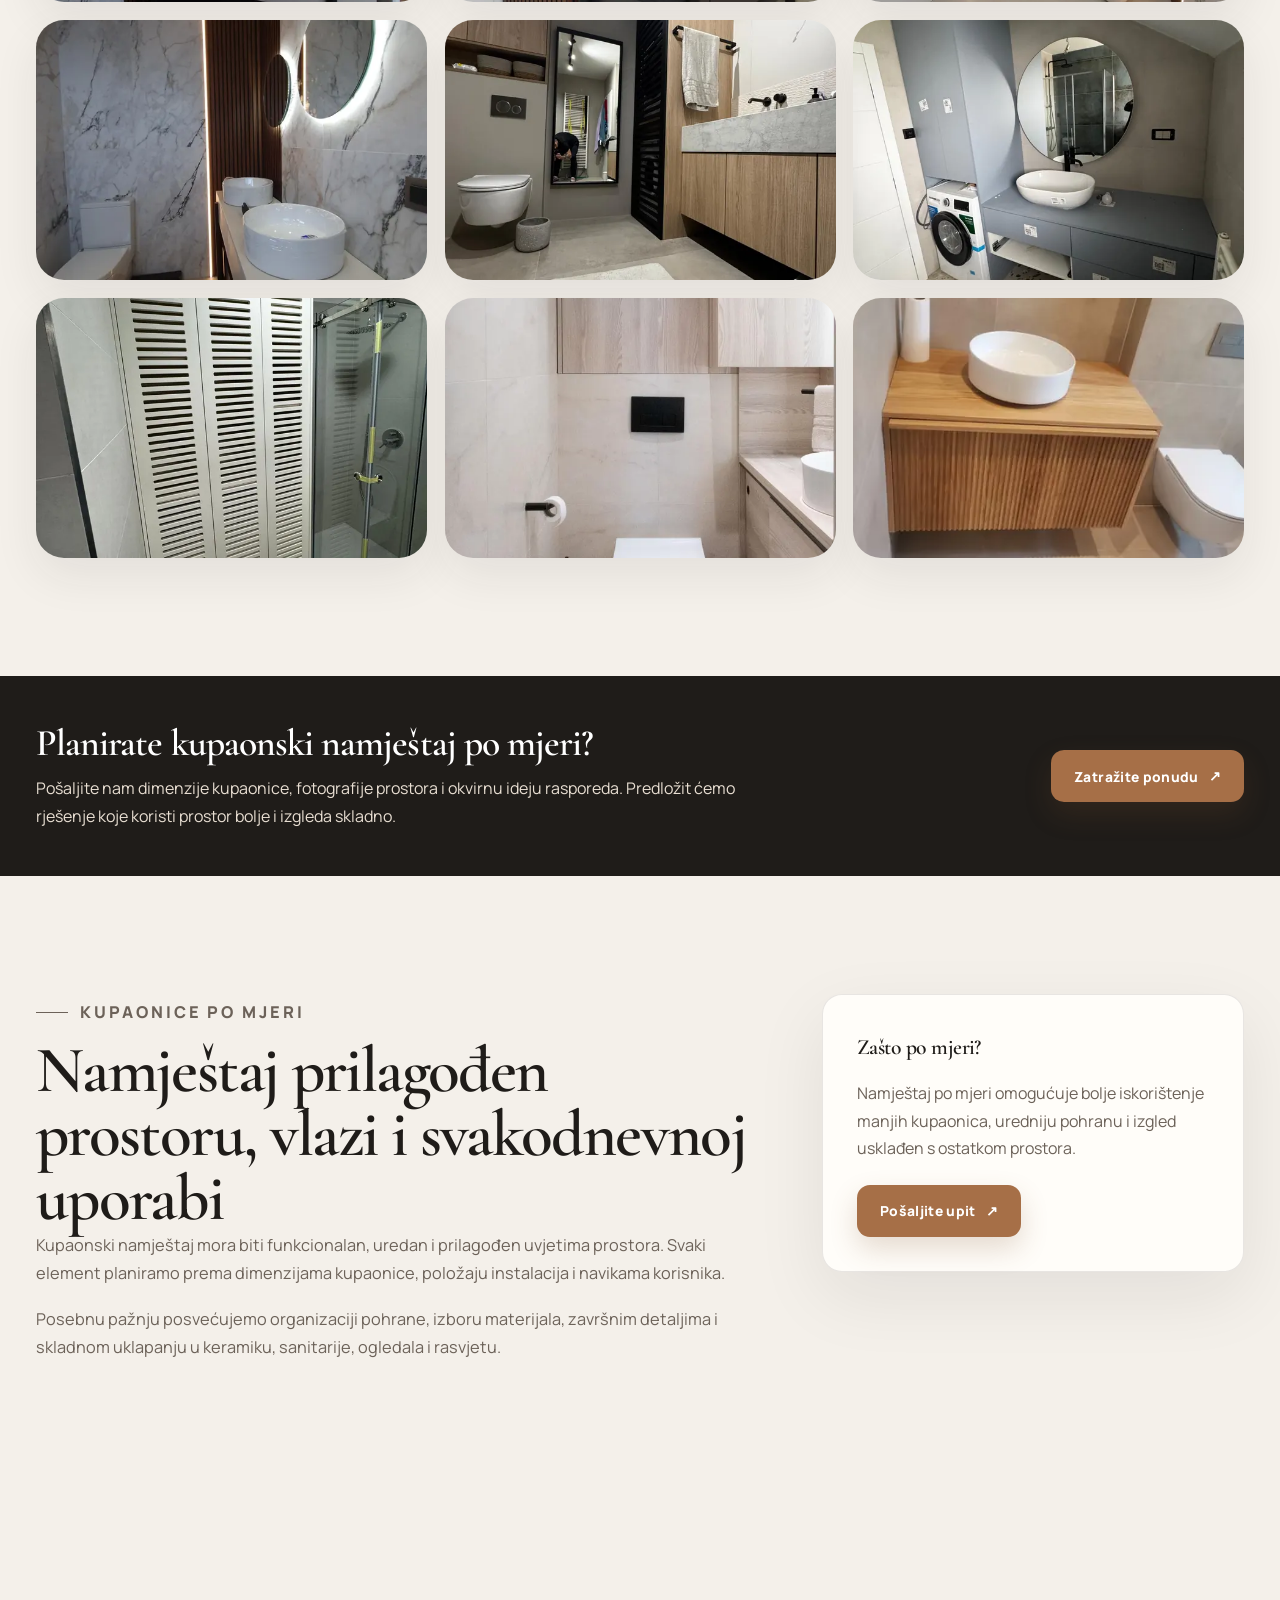
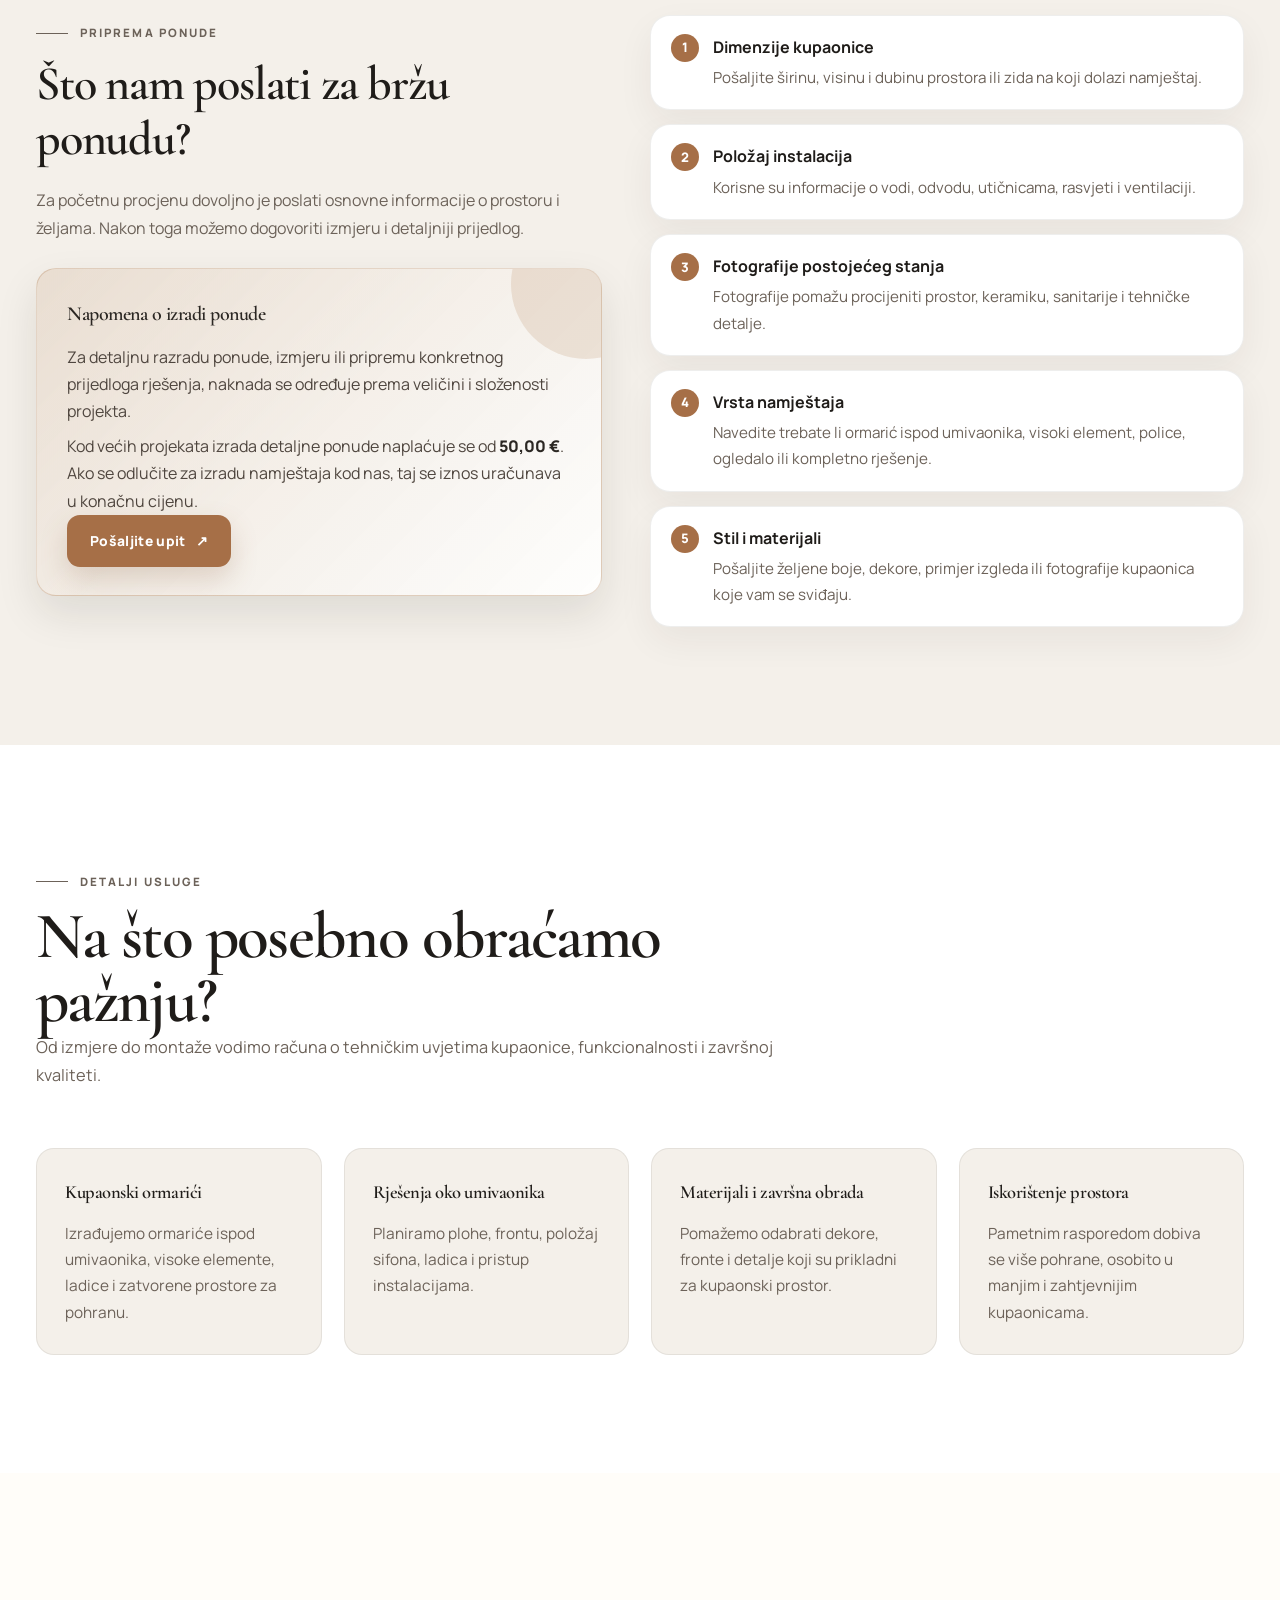
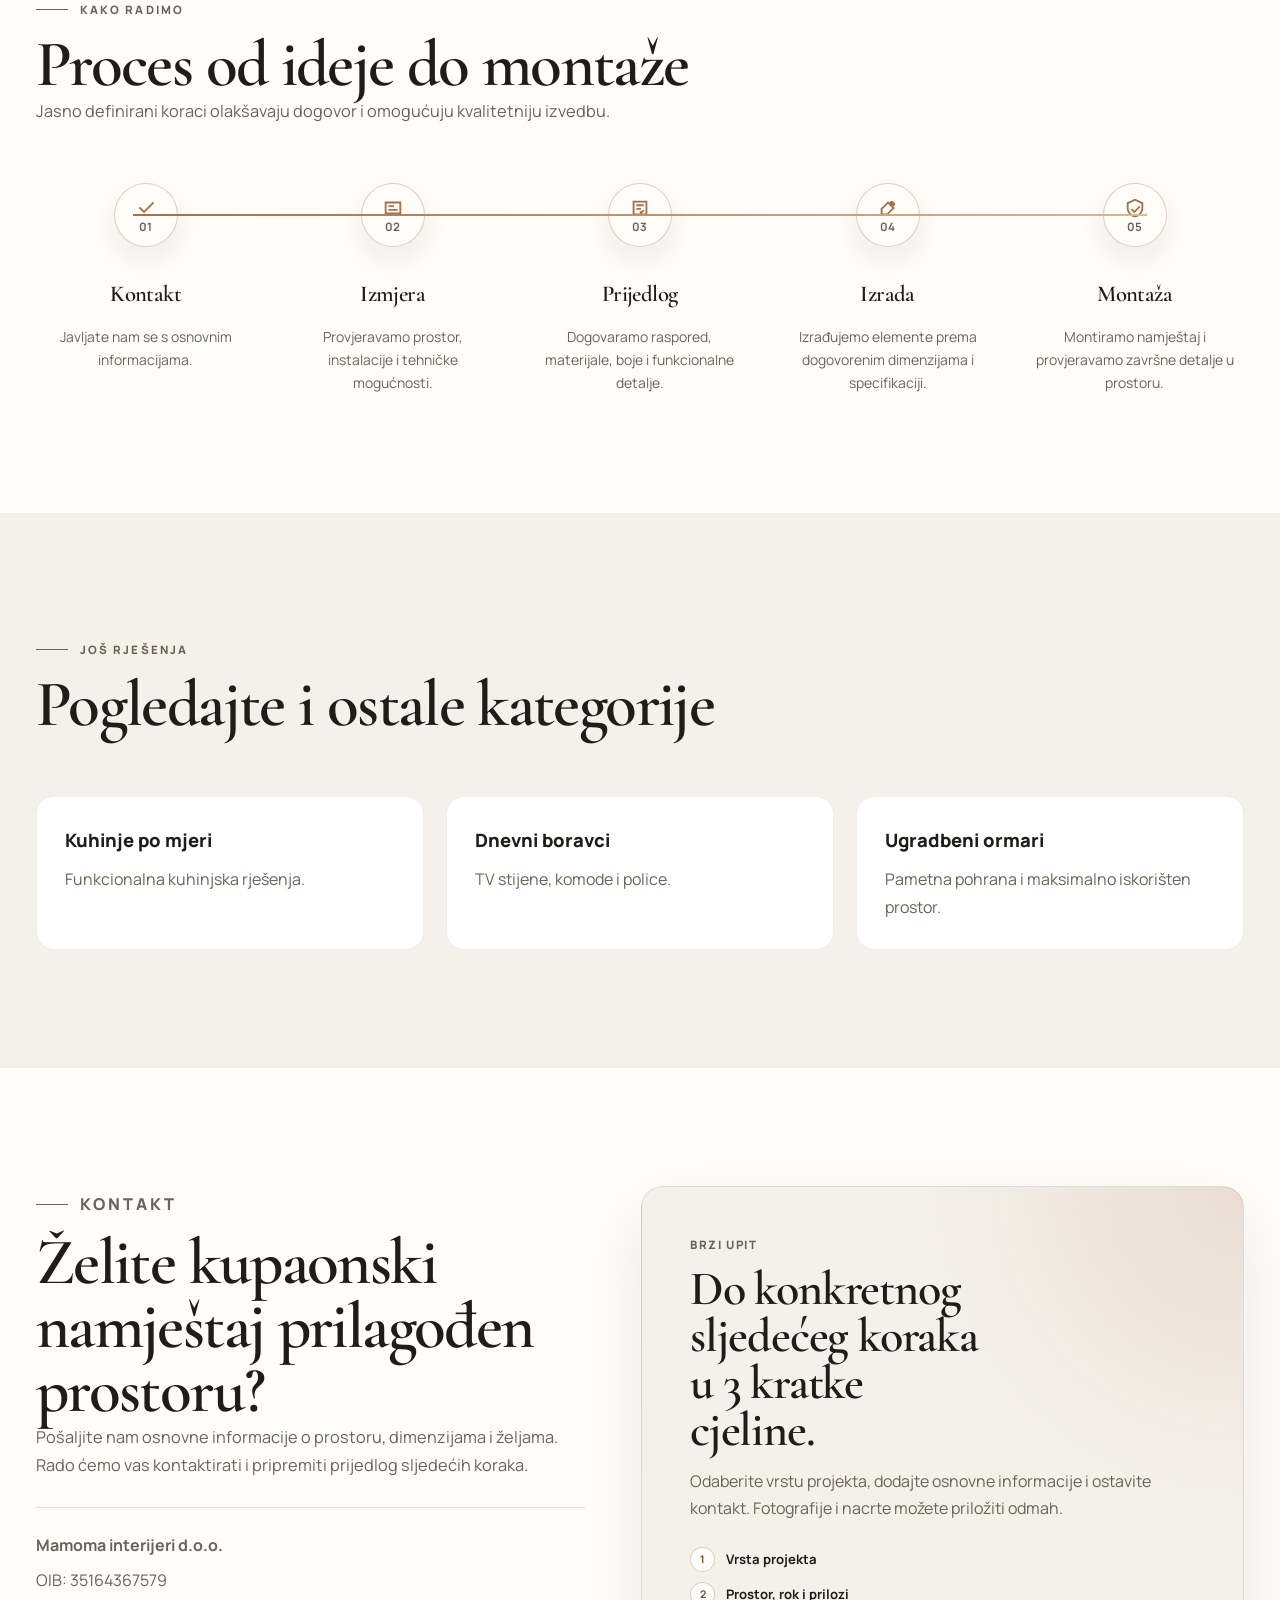
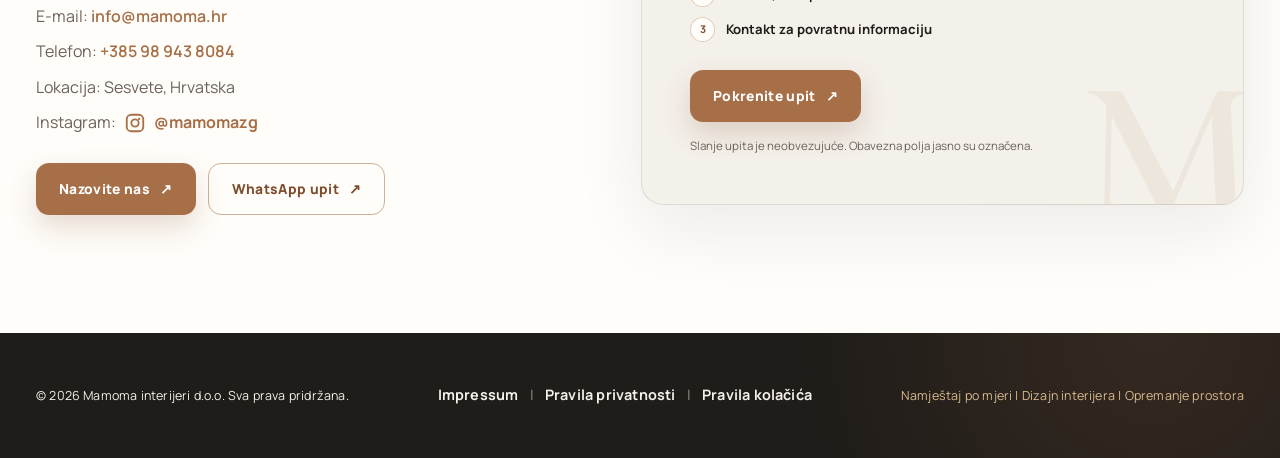
<file: kupaonice.html>
<!DOCTYPE html>
<html lang="hr">
<head>
<meta charset="utf-8"/>
<!-- Responzivnost za mobitele, tablete i računala -->
<meta content="width=device-width, initial-scale=1.0" name="viewport"/>
<!-- Osnovni SEO -->
<title>Kupaonice po mjeri | Kupaonski namještaj | Mamoma interijeri d.o.o.</title>
<meta content="Izrada kupaonskog namještaja po mjeri u Zagrebu, Sesvetama i okolici. Kupaonski ormarići, umivaonici, police, ogledala i funkcionalna rješenja za kupaonice." name="description"/>
<meta content="kupaonice po mjeri, kupaonski namještaj po mjeri, kupaonski ormarići, namještaj za kupaonicu, kupaonski namještaj Zagreb, Mamoma interijeri" name="keywords"/>
<meta content="Mamoma interijeri d.o.o." name="author"/>
<meta content="index, follow, max-image-preview:large" name="robots"/>
<meta content="hr" name="language"/>
<meta content="#2b2723" name="theme-color"/>
<!-- Canonical URL -->
<link href="https://www.mamoma.hr/kupaonice.html" rel="canonical"/>
<!-- Hreflang za hrvatsku verziju stranice -->
<link href="https://www.mamoma.hr/kupaonice.html" hreflang="hr-HR" rel="alternate"/>
<link href="https://www.mamoma.hr/kupaonice.html" hreflang="x-default" rel="alternate"/>
<!-- Open Graph za Facebook, WhatsApp, LinkedIn i ostale platforme -->
<meta content="hr_HR" property="og:locale"/>
<meta content="website" property="og:type"/>
<meta content="Kupaonice po mjeri | Kupaonski namještaj | Mamoma interijeri" property="og:title"/>
<meta content="Izrada kupaonskog namještaja po mjeri u Zagrebu, Sesvetama i okolici. Kupaonski ormarići, umivaonici, police, ogledala i funkcionalna rješenja za kupaonice." property="og:description"/>
<meta content="https://www.mamoma.hr/kupaonice.html" property="og:url"/>
<meta content="Mamoma interijeri d.o.o." property="og:site_name"/>
<meta content="https://www.mamoma.hr/images/mamoma-og-image.jpg" property="og:image"/>
<meta content="Kupaonice po mjeri | Kupaonski namještaj | Mamoma interijeri" property="og:image:alt"/>
<meta content="1200" property="og:image:width"/>
<meta content="630" property="og:image:height"/>
<!-- Twitter/X kartica za dijeljenje linka -->
<meta content="summary_large_image" name="twitter:card"/>
<meta content="Kupaonice po mjeri | Kupaonski namještaj | Mamoma interijeri" name="twitter:title"/>
<meta content="Izrada kupaonskog namještaja po mjeri u Zagrebu, Sesvetama i okolici. Kupaonski ormarići, umivaonici, police, ogledala i funkcionalna rješenja za kupaonice." name="twitter:description"/>
<meta content="https://www.mamoma.hr/images/mamoma-og-image.jpg" name="twitter:image"/>
<!-- Ikone -->
<link href="images/favicon.ico?v=3" rel="icon" sizes="any"/>
<link href="images/favicon-32x32.png?v=3" rel="icon" sizes="32x32" type="image/png"/>
<link href="images/favicon-16x16.png?v=3" rel="icon" sizes="16x16" type="image/png"/>
<link href="images/apple-touch-icon.png?v=3" rel="apple-touch-icon" sizes="180x180"/>
<!-- CSS -->
<link href="css/styles.css" rel="stylesheet"/>
<!-- Tipografija i vizualni refresh -->
<link href="https://fonts.googleapis.com" rel="preconnect"/>
<link crossorigin="" href="https://fonts.gstatic.com" rel="preconnect"/>
<link href="https://fonts.googleapis.com/css2?family=Cormorant+Garamond:ital,wght@0,500;0,600;1,500&amp;family=Manrope:wght@400;500;600;700;800&amp;display=swap" rel="stylesheet"/>
<link href="css/visual-refresh.css?v=2" rel="stylesheet"/><link href="css/cro-enhancements.css?v=5" rel="stylesheet"/>
<!-- Strukturirani podaci za Google i druge tražilice -->
<script type="application/ld+json">
{
        "@context": "https://schema.org",
        "@type": "HomeAndConstructionBusiness",
        "@id": "https://www.mamoma.hr/#business",
        "name": "Mamoma interijeri d.o.o.",
        "alternateName": "Mamoma interijeri",
        "url": "https://www.mamoma.hr/",
        "logo": "https://www.mamoma.hr/images/mamoma-logo.png",
        "image": "https://www.mamoma.hr/images/mamoma-og-image.jpg",
        "description": "Mamoma interijeri d.o.o. izrađuje namještaj po mjeri, kuhinje, ugradbene ormare, TV stijene, kupaonski namještaj, 3D dizajn interijera i oprema stambene, apartmanske i poslovne prostore.",
        "slogan": "Prostori oblikovani prema vašem načinu života",
        "telephone": "+385989438084",
        "email": "info@mamoma.hr",
        "priceRange": "€€",
        "identifier": {
                "@type": "PropertyValue",
                "name": "OIB",
                "value": "35164367579"
        },
        "address": {
                "@type": "PostalAddress",
                "addressLocality": "Sesvete",
                "addressRegion": "Grad Zagreb",
                "addressCountry": "HR"
        },
        "areaServed": [
                {
                        "@type": "City",
                        "name": "Zagreb"
                },
                {
                        "@type": "City",
                        "name": "Sesvete"
                },
                {
                        "@type": "Country",
                        "name": "Hrvatska"
                }
        ],
        "sameAs": [
                "https://www.instagram.com/mamomazg/"
        ],
        "hasOfferCatalog": {
                "@type": "OfferCatalog",
                "name": "Usluge Mamoma interijeri",
                "itemListElement": [
                        {
                                "@type": "Offer",
                                "itemOffered": {
                                        "@type": "Service",
                                        "name": "Kuhinje po mjeri",
                                        "description": "Planiranje, izrada i montaža kuhinja po mjeri."
                                }
                        },
                        {
                                "@type": "Offer",
                                "itemOffered": {
                                        "@type": "Service",
                                        "name": "Ugradbeni ormari po mjeri",
                                        "description": "Izrada ormara po mjeri za maksimalno iskorišten prostor."
                                }
                        },
                        {
                                "@type": "Offer",
                                "itemOffered": {
                                        "@type": "Service",
                                        "name": "Dnevni boravci po mjeri",
                                        "description": "TV stijene, komode, police i namještaj za dnevne boravke."
                                }
                        },
                        {
                                "@type": "Offer",
                                "itemOffered": {
                                        "@type": "Service",
                                        "name": "Kupaonski namještaj po mjeri",
                                        "description": "Kupaonski ormarići, police, umivaoničke ploče i funkcionalna rješenja za kupaonice."
                                }
                        },
                        {
                                "@type": "Offer",
                                "itemOffered": {
                                        "@type": "Service",
                                        "name": "Namještaj za poslovne prostore",
                                        "description": "Namještaj po mjeri za urede, recepcije, salone i poslovne prostore."
                                }
                        }
                ]
        }
}
    </script>
<script type="application/ld+json">
{
        "@context": "https://schema.org",
        "@type": "Service",
        "name": "Kupaonski namještaj po mjeri",
        "serviceType": "Izrada kupaonskog namještaja po mjeri",
        "provider": {
                "@id": "https://www.mamoma.hr/#business"
        },
        "areaServed": [
                {
                        "@type": "City",
                        "name": "Zagreb"
                },
                {
                        "@type": "City",
                        "name": "Sesvete"
                },
                {
                        "@type": "Country",
                        "name": "Hrvatska"
                }
        ],
        "url": "https://www.mamoma.hr/kupaonice.html",
        "description": "Izrada kupaonskog namještaja po mjeri u Zagrebu, Sesvetama i okolici. Kupaonski ormarići, umivaonici, police, ogledala i funkcionalna rješenja za kupaonice."
}
    </script>
<script type="application/ld+json">
{
        "@context": "https://schema.org",
        "@type": "BreadcrumbList",
        "itemListElement": [
                {
                        "@type": "ListItem",
                        "position": 1,
                        "name": "Početna",
                        "item": "https://www.mamoma.hr/"
                },
                {
                        "@type": "ListItem",
                        "position": 2,
                        "name": "Kupaonice",
                        "item": "https://www.mamoma.hr/kupaonice.html"
                }
        ]
}
    </script>
</head>
<body data-project-type="kupaonice"><a class="skip-link" href="#main-content">Preskoči na glavni sadržaj</a>
<!-- HEADER / NAVIGACIJA -->
<header class="site-header">
<div class="container header-container">
<!-- Logo tvrtke -->
<a aria-label="Mamoma interijeri d.o.o. - početna stranica" class="logo" href="index.html">
<img alt="" class="logo-symbol" src="images/mamoma-symbol.png"/>
<span class="logo-text">
                    MAMOMA <strong>INTERIJERI</strong> <span class="logo-company-type">d.o.o.</span>
</span>
</a>
<!-- Gumb za mobilni meni -->
<button aria-controls="main-navigation" aria-expanded="false" aria-label="Otvori navigacijski meni" class="menu-toggle" type="button">
<span></span>
<span></span>
<span></span>
</button>
<!-- Glavna navigacija -->
<nav aria-label="Glavna navigacija" class="main-nav" id="main-navigation">
<ul>
<li><a href="index.html#o-nama">O nama</a></li>
<li><a href="index.html#usluge">Usluge</a></li>
<li><a href="index.html#prednosti">Prednosti</a></li>
<li><a href="index.html#proces">Proces</a></li>
<li><a href="index.html#galerija">Galerija</a></li>
<li><a href="index.html#kontakt">Kontakt</a></li>
<li class="desktop-nav-cta"><a class="header-cta" data-project-type="kupaonice" data-quote-open="" data-source="header" href="#kontakt">Zatražite ponudu</a></li>
</ul>
<a class="mobile-menu-cta" data-project-type="kupaonice" data-quote-open="" data-source="mobile-menu" href="#kontakt">Zatražite ponudu</a>
</nav>
</div>
</header>
<!-- GLAVNI SADRŽAJ -->
<main id="main-content" tabindex="-1">
<!-- HERO PODSTRANICE -->
<section class="subpage-hero kupaonice-hero">
<div class="container subpage-hero-content">
<nav aria-label="Putanja stranice" class="breadcrumb-on-hero">
<a href="index.html">Početna</a>
<span class="breadcrumb-separator">/</span>
<span class="breadcrumb-current">Kupaonice</span>
</nav>
<p class="hero-subtitle">Kupaonice po mjeri</p>
<h1>Kupaonski namještaj koji spaja estetiku, praktičnost i trajnost.</h1>
<p>
                    Kupaonica traži pametno iskorišten prostor, materijale otporne na svakodnevnu uporabu i detalje koji olakšavaju organizaciju. Izrađujemo kupaonske ormariće, police, plohe i rješenja prilagođena dimenzijama prostora.
                </p>
<div class="hero-actions">
<a class="btn-primary" data-project-type="kupaonice" data-quote-open="" data-source="hero" href="#kontakt">Zatražite ponudu</a>
<a class="btn-secondary" href="index.html#galerija">Povratak na galeriju</a>
</div>
</div>
</section>
<!-- GALERIJA -->
<section class="project-gallery section-padding">
<div class="container">
<div class="section-heading">
<p class="section-label">Galerija kupaonica</p>
<h2>Inspiracija za kupaonski namještaj po mjeri</h2>
<p>
                        Primjeri kupaonskih ormarića, umivaoničkih ploha, visokih elemenata i detalja koji prostor čine urednim i funkcionalnim.
                    </p>
<p class="project-gallery-hint">9 fotografija · kliknite na kadar za veći prikaz galerije kupaonskog namještaja; koristite strelice ili povlačenje prstom za pregled.</p></div>
<div aria-label="Sažetak pristupa projektu" class="project-gallery-summary"><div><small>Fokus planiranja</small><strong>Pohrana, jednostavno održavanje i otpornost</strong></div><div><small>Prilagodba prostoru</small><strong>Elementi prema instalacijama i raspoloživim mjerama</strong></div><div><small>Završna izvedba</small><strong>Materijali i detalji prilagođeni vlažnom prostoru</strong></div></div><div class="project-gallery-grid">
<button aria-label="Otvori sliku kupaonice 1" class="project-gallery-item" data-full="images/optimized/kupaonice/01_kupaonice-1440.webp" data-gallery-index="0" type="button">
<img alt="Kupaonski ormarić po mjeri s drvenom frontom i nadgradnim umivaonikom" decoding="async" height="1600" loading="lazy" sizes="(max-width: 600px) 50vw, (max-width: 1000px) 33vw, 25vw" src="images/optimized/kupaonice/01_kupaonice-960.webp" srcset="images/optimized/kupaonice/01_kupaonice-640.webp 640w, images/optimized/kupaonice/01_kupaonice-960.webp 960w, images/optimized/kupaonice/01_kupaonice-1440.webp 1200w" width="1200"/>
</button>
<button aria-label="Otvori sliku kupaonice 2" class="project-gallery-item" data-full="images/optimized/kupaonice/02_kupaonice-1440.webp" data-gallery-index="1" type="button">
<img alt="Moderna kupaonica s kupaonskim namještajem po mjeri i ogledalom" decoding="async" height="1600" loading="lazy" sizes="(max-width: 600px) 50vw, (max-width: 1000px) 33vw, 25vw" src="images/optimized/kupaonice/02_kupaonice-960.webp" srcset="images/optimized/kupaonice/02_kupaonice-640.webp 640w, images/optimized/kupaonice/02_kupaonice-960.webp 960w, images/optimized/kupaonice/02_kupaonice-1440.webp 1200w" width="1200"/>
</button>
<button aria-label="Otvori sliku kupaonice 3" class="project-gallery-item" data-full="images/optimized/kupaonice/03_kupaonice-1440.webp" data-gallery-index="2" type="button">
<img alt="Kupaonski namještaj po mjeri s umivaonikom, ogledalom i prostorom za pohranu" decoding="async" height="1600" loading="lazy" sizes="(max-width: 600px) 50vw, (max-width: 1000px) 33vw, 25vw" src="images/optimized/kupaonice/03_kupaonice-960.webp" srcset="images/optimized/kupaonice/03_kupaonice-640.webp 640w, images/optimized/kupaonice/03_kupaonice-960.webp 960w, images/optimized/kupaonice/03_kupaonice-1440.webp 1200w" width="1200"/>
</button>
<button aria-label="Otvori sliku kupaonice 1" class="project-gallery-item" data-full="images/optimized/kupaonice/04_kupaonice-1440.webp" data-gallery-index="0" type="button">
<img alt="Kupaonski ormarić po mjeri s drvenom frontom i nadgradnim umivaonikom" decoding="async" height="1600" loading="lazy" sizes="(max-width: 600px) 50vw, (max-width: 1000px) 33vw, 25vw" src="images/optimized/kupaonice/04_kupaonice-960.webp" srcset="images/optimized/kupaonice/04_kupaonice-640.webp 640w, images/optimized/kupaonice/04_kupaonice-960.webp 960w, images/optimized/kupaonice/04_kupaonice-1440.webp 1200w" width="1200"/>
</button>
<button aria-label="Otvori sliku kupaonice 2" class="project-gallery-item" data-full="images/optimized/kupaonice/05_kupaonice-1440.webp" data-gallery-index="1" type="button">
<img alt="Moderna kupaonica s kupaonskim namještajem po mjeri i ogledalom" decoding="async" height="1600" loading="lazy" sizes="(max-width: 600px) 50vw, (max-width: 1000px) 33vw, 25vw" src="images/optimized/kupaonice/05_kupaonice-960.webp" srcset="images/optimized/kupaonice/05_kupaonice-640.webp 640w, images/optimized/kupaonice/05_kupaonice-960.webp 960w, images/optimized/kupaonice/05_kupaonice-1440.webp 1200w" width="1200"/>
</button>
<button aria-label="Otvori sliku kupaonice 3" class="project-gallery-item" data-full="images/optimized/kupaonice/06_kupaonice-1440.webp" data-gallery-index="2" type="button">
<img alt="Kupaonski namještaj po mjeri s umivaonikom, ogledalom i prostorom za pohranu" decoding="async" height="1600" loading="lazy" sizes="(max-width: 600px) 50vw, (max-width: 1000px) 33vw, 25vw" src="images/optimized/kupaonice/06_kupaonice-960.webp" srcset="images/optimized/kupaonice/06_kupaonice-640.webp 640w, images/optimized/kupaonice/06_kupaonice-960.webp 960w, images/optimized/kupaonice/06_kupaonice-1440.webp 1200w" width="1200"/>
</button>
<button aria-label="Otvori sliku kupaonice 1" class="project-gallery-item" data-full="images/optimized/kupaonice/07_kupaonice-1440.webp" data-gallery-index="0" type="button">
<img alt="Kupaonski ormarić po mjeri s drvenom frontom i nadgradnim umivaonikom" decoding="async" height="1600" loading="lazy" sizes="(max-width: 600px) 50vw, (max-width: 1000px) 33vw, 25vw" src="images/optimized/kupaonice/07_kupaonice-960.webp" srcset="images/optimized/kupaonice/07_kupaonice-640.webp 640w, images/optimized/kupaonice/07_kupaonice-960.webp 960w, images/optimized/kupaonice/07_kupaonice-1440.webp 1200w" width="1200"/>
</button>
<button aria-label="Otvori sliku kupaonice 2" class="project-gallery-item" data-full="images/optimized/kupaonice/08_kupaonice-1440.webp" data-gallery-index="1" type="button">
<img alt="Moderna kupaonica s kupaonskim namještajem po mjeri i ogledalom" decoding="async" height="1600" loading="lazy" sizes="(max-width: 600px) 50vw, (max-width: 1000px) 33vw, 25vw" src="images/optimized/kupaonice/08_kupaonice-960.webp" srcset="images/optimized/kupaonice/08_kupaonice-640.webp 640w, images/optimized/kupaonice/08_kupaonice-960.webp 960w, images/optimized/kupaonice/08_kupaonice-1440.webp 1066w" width="1066"/>
</button>
<button aria-label="Otvori sliku kupaonice 3" class="project-gallery-item" data-full="images/optimized/kupaonice/09_kupaonice-1440.webp" data-gallery-index="2" type="button">
<img alt="Kupaonski namještaj po mjeri s umivaonikom, ogledalom i prostorom za pohranu" decoding="async" height="748" loading="lazy" sizes="(max-width: 600px) 50vw, (max-width: 1000px) 33vw, 25vw" src="images/optimized/kupaonice/09_kupaonice-960.webp" srcset="images/optimized/kupaonice/09_kupaonice-640.webp 640w, images/optimized/kupaonice/09_kupaonice-960.webp 960w, images/optimized/kupaonice/09_kupaonice-1440.webp 1440w" width="1600"/>
</button>
</div>
</div>
</section>
<!-- LIGHTBOX ZA GALERIJU -->
<div aria-hidden="true" aria-label="Galerija projekta" aria-modal="true" class="gallery-lightbox" role="dialog" tabindex="-1">
<button aria-label="Zatvori galeriju" class="gallery-lightbox-close" type="button">
                ×
            </button>
<button aria-label="Prethodna slika" class="gallery-lightbox-nav gallery-lightbox-prev" type="button">
                ❮
            </button>
<div class="gallery-lightbox-content">
<img alt="" class="gallery-lightbox-image"/>
<p class="gallery-lightbox-caption"></p>
</div>
<button aria-label="Sljedeća slika" class="gallery-lightbox-nav gallery-lightbox-next" type="button">
                ❯
            </button>
</div>
<!-- MINI CTA NAKON GALERIJE -->
<section class="mini-cta">
<div class="container mini-cta-container">
<div>
<h2>Planirate kupaonski namještaj po mjeri?</h2>
<p>Pošaljite nam dimenzije kupaonice, fotografije prostora i okvirnu ideju rasporeda. Predložit ćemo rješenje koje koristi prostor bolje i izgleda skladno.</p>
</div>
<a class="btn-primary" data-project-type="kupaonice" data-quote-open="" data-source="post-gallery" href="#kontakt">Zatražite ponudu</a>
</div>
</section>
<!-- UVOD I GLAVNE PREDNOSTI -->
<section class="subpage-content section-padding">
<div class="container subpage-layout">
<div class="subpage-main-text">
<p class="section-label">Kupaonice po mjeri</p>
<h2>Namještaj prilagođen prostoru, vlazi i svakodnevnoj uporabi</h2>
<p>
                        Kupaonski namještaj mora biti funkcionalan, uredan i prilagođen uvjetima prostora. Svaki element planiramo prema dimenzijama kupaonice, položaju instalacija i navikama korisnika.
                    </p>
<p>
                        Posebnu pažnju posvećujemo organizaciji pohrane, izboru materijala, završnim detaljima i skladnom uklapanju u keramiku, sanitarije, ogledala i rasvjetu.
                    </p>
</div>
<aside class="subpage-side-card">
<h3>Zašto po mjeri?</h3>
<p>
                        Namještaj po mjeri omogućuje bolje iskorištenje manjih kupaonica,
                        uredniju pohranu i izgled usklađen s ostatkom prostora.
                    </p>
<a class="btn-primary" data-project-type="kupaonice" data-quote-open="" data-source="side-card" href="#kontakt">Pošaljite upit</a>
</aside>
</div>
</section>
<!-- ŠTO NAM POSLATI ZA PONUDU -->
<section class="quote-prep section-padding" id="ponuda">
<div class="container quote-prep-grid">
<div>
<p class="section-label">Priprema ponude</p>
<h2>Što nam poslati za bržu ponudu?</h2>
<p>
						Za početnu procjenu dovoljno je poslati osnovne informacije o prostoru i željama.
						Nakon toga možemo dogovoriti izmjeru i detaljniji prijedlog.
					</p>
<div class="quote-note">
<h3>Napomena o izradi ponude</h3>
<p>
							Za detaljnu razradu ponude, izmjeru ili pripremu konkretnog prijedloga rješenja,
							naknada se određuje prema veličini i složenosti projekta.
						</p>
<p>
							Kod većih projekata izrada detaljne ponude naplaćuje se od
							<strong>50,00 €</strong>. Ako se odlučite za izradu namještaja kod nas,
							taj se iznos uračunava u konačnu cijenu.
						</p>
<a class="btn-primary quote-note-button" data-project-type="kupaonice" data-quote-open="" data-source="quote-prep" href="#kontakt">Pošaljite upit</a>
</div>
</div>
<div class="quote-checklist">
<div class="quote-checklist-item">
<span>1</span>
<div>
<strong>Dimenzije kupaonice</strong>
<p>Pošaljite širinu, visinu i dubinu prostora ili zida na koji dolazi namještaj.</p>
</div>
</div>
<div class="quote-checklist-item">
<span>2</span>
<div>
<strong>Položaj instalacija</strong>
<p>Korisne su informacije o vodi, odvodu, utičnicama, rasvjeti i ventilaciji.</p>
</div>
</div>
<div class="quote-checklist-item">
<span>3</span>
<div>
<strong>Fotografije postojećeg stanja</strong>
<p>Fotografije pomažu procijeniti prostor, keramiku, sanitarije i tehničke detalje.</p>
</div>
</div>
<div class="quote-checklist-item">
<span>4</span>
<div>
<strong>Vrsta namještaja</strong>
<p>Navedite trebate li ormarić ispod umivaonika, visoki element, police, ogledalo ili kompletno rješenje.</p>
</div>
</div>
<div class="quote-checklist-item">
<span>5</span>
<div>
<strong>Stil i materijali</strong>
<p>Pošaljite željene boje, dekore, primjer izgleda ili fotografije kupaonica koje vam se sviđaju.</p>
</div>
</div>
</div>
</div>
</section>
<!-- DETALJI USLUGE -->
<section class="subpage-features section-padding">
<div class="container">
<div class="section-heading">
<p class="section-label">Detalji usluge</p>
<h2>Na što posebno obraćamo pažnju?</h2>
<p>
                        Od izmjere do montaže vodimo računa o tehničkim uvjetima kupaonice,
                        funkcionalnosti i završnoj kvaliteti.
                    </p>
</div>
<div class="subpage-feature-grid">
<article class="subpage-feature-card">
<h3>Kupaonski ormarići</h3>
<p>Izrađujemo ormariće ispod umivaonika, visoke elemente, ladice i zatvorene prostore za pohranu.</p>
</article>
<article class="subpage-feature-card">
<h3>Rješenja oko umivaonika</h3>
<p>Planiramo plohe, frontu, položaj sifona, ladica i pristup instalacijama.</p>
</article>
<article class="subpage-feature-card">
<h3>Materijali i završna obrada</h3>
<p>Pomažemo odabrati dekore, fronte i detalje koji su prikladni za kupaonski prostor.</p>
</article>
<article class="subpage-feature-card">
<h3>Iskorištenje prostora</h3>
<p>Pametnim rasporedom dobiva se više pohrane, osobito u manjim i zahtjevnijim kupaonicama.</p>
</article>
</div>
</div>
</section>
<!-- PROCES -->
<section class="process section-padding">
<div class="container">
<div class="section-heading">
<p class="section-label">Kako radimo</p>
<h2>Proces od ideje do montaže</h2>
<p>
                        Jasno definirani koraci olakšavaju dogovor i omogućuju
                        kvalitetniju izvedbu.
                    </p>
</div>
<div class="process-grid">
<article class="process-step">
<span class="process-number">
<svg aria-hidden="true" class="process-icon" viewbox="0 0 24 24">
<path d="M21 6.5 9.8 17.7 4 11.9l1.4-1.4 4.4 4.4L19.6 5.1 21 6.5Z"></path>
</svg>
<small>01</small>
</span>
<h3>Kontakt</h3>
<p>Javljate nam se s osnovnim informacijama.</p>
</article>
<article class="process-step">
<span class="process-number">
<svg aria-hidden="true" class="process-icon" viewbox="0 0 24 24">
<path d="M3 5h18v14H3V5Zm2 2v10h14V7H5Zm2 2h6v2H7V9Zm0 4h10v2H7v-2Z"></path>
</svg>
<small>02</small>
</span>
<h3>Izmjera</h3>
<p>Provjeravamo prostor, instalacije i tehničke mogućnosti.</p>
</article>
<article class="process-step">
<span class="process-number">
<svg aria-hidden="true" class="process-icon" viewbox="0 0 24 24">
<path d="M4 4h16v16H4V4Zm2 2v12h12V6H6Zm2 2h8v2H8V8Zm0 4h5v2H8v-2Zm7.5 1.5 1.4 1.4-3.6 3.6-2.1-2.1 1.4-1.4.7.7 2.2-2.2Z"></path>
</svg>
<small>03</small>
</span>
<h3>Prijedlog</h3>
<p>Dogovaramo raspored, materijale, boje i funkcionalne detalje.</p>
</article>
<article class="process-step">
<span class="process-number">
<svg aria-hidden="true" class="process-icon" viewbox="0 0 24 24">
<path d="M4 20v-7.5l8-8 7.5 7.5-8 8H4Zm2-2h4.7l6-6L12 7.3l-6 6V18Zm11.7-7.3L13.3 6.3l1.5-1.5a2 2 0 0 1 2.8 0l1.6 1.6a2 2 0 0 1 0 2.8l-1.5 1.5Z"></path>
</svg>
<small>04</small>
</span>
<h3>Izrada</h3>
<p>Izrađujemo elemente prema dogovorenim dimenzijama i specifikaciji.</p>
</article>
<article class="process-step">
<span class="process-number">
<svg aria-hidden="true" class="process-icon" viewbox="0 0 24 24">
<path d="M12 2 3 6v6c0 5 3.8 9.7 9 10 5.2-.3 9-5 9-10V6l-9-4Zm0 2.2L19 7.3V12c0 4-2.8 7.4-7 7.9-4.2-.5-7-3.9-7-7.9V7.3l7-3.1Zm4.6 5.4 1.4 1.4-6.7 6.7-3.8-3.8 1.4-1.4 2.4 2.4 5.3-5.3Z"></path>
</svg>
<small>05</small>
</span>
<h3>Montaža</h3>
<p>Montiramo namještaj i provjeravamo završne detalje u prostoru.</p>
</article>
</div>
</div>
</section>
<!-- POVEZANE STRANICE -->
<section class="related-pages section-padding">
<div class="container">
<div class="section-heading">
<p class="section-label">Još rješenja</p>
<h2>Pogledajte i ostale kategorije</h2>
</div>
<div class="related-grid">
<a class="related-card" href="kuhinje-po-mjeri.html">
<span>Kuhinje po mjeri</span>
<p>Funkcionalna kuhinjska rješenja.</p>
</a>
<a class="related-card" href="dnevni-boravci.html">
<span>Dnevni boravci</span>
<p>TV stijene, komode i police.</p>
</a>
<a class="related-card" href="ugradbeni-ormari.html">
<span>Ugradbeni ormari</span>
<p>Pametna pohrana i maksimalno iskorišten prostor.</p>
</a>
</div>
</div>
</section>
<!-- KONTAKT -->
<section class="contact section-padding" id="kontakt">
<div class="container contact-grid">
<div class="contact-info">
<p class="section-label">Kontakt</p>
<h2>Želite kupaonski namještaj prilagođen prostoru?</h2>
<p>
                        Pošaljite nam osnovne informacije o prostoru, dimenzijama i željama.
                        Rado ćemo vas kontaktirati i pripremiti prijedlog sljedećih koraka.
                    </p>
<div class="contact-details">
<p><strong>Mamoma interijeri d.o.o.</strong></p>
<p>OIB: 35164367579</p>
<p>E-mail: <a href="mailto:info@mamoma.hr">info@mamoma.hr</a></p>
<p>Telefon: <a href="tel:+385989438084">+385 98 943 8084</a></p>
<p>Lokacija: Sesvete, Hrvatska</p>
<p class="instagram-contact">
<span>Instagram:</span>
<a aria-label="Instagram profil Mamoma interijeri" href="https://www.instagram.com/mamomazg/" rel="noopener noreferrer me" target="_blank">
<svg aria-hidden="true" class="instagram-icon" viewbox="0 0 24 24">
<path d="M7.75 2h8.5A5.76 5.76 0 0 1 22 7.75v8.5A5.76 5.76 0 0 1 16.25 22h-8.5A5.76 5.76 0 0 1 2 16.25v-8.5A5.76 5.76 0 0 1 7.75 2Zm0 2A3.76 3.76 0 0 0 4 7.75v8.5A3.76 3.76 0 0 0 7.75 20h8.5A3.76 3.76 0 0 0 20 16.25v-8.5A3.76 3.76 0 0 0 16.25 4h-8.5Zm8.75 2.25a1.25 1.25 0 1 1 0 2.5 1.25 1.25 0 0 1 0-2.5ZM12 7a5 5 0 1 1 0 10 5 5 0 0 1 0-10Zm0 2a3 3 0 1 0 0 6 3 3 0 0 0 0-6Z"></path>
</svg>
<span>@mamomazg</span>
</a>
</p>
</div>
<div class="contact-actions">
<a class="btn-primary" href="tel:+385989438084">Nazovite nas</a>
<a class="btn-outline" href="https://wa.me/385989438084?text=Pozdrav%2C%20zanima%20me%20ponuda%20za%20kupaonski%20namje%C5%A1taj%20po%20mjeri." rel="noopener noreferrer" target="_blank">
                            WhatsApp upit
                        </a>
</div>
</div>
<!-- Kontakt forma -->
<form action="send-mail.php" class="contact-form" data-project-default="kupaonice" enctype="multipart/form-data" method="post">
<p class="form-note">Pošaljite osnovne informacije o projektu. Uz uključeni JavaScript otvorit će se kratki upitnik u tri koraka.</p>
<input name="source-page" type="hidden" value="kupaonice.html"/>
<div aria-hidden="true" class="form-honeypot">
<label for="kupaonice-website">Web stranica</label>
<input autocomplete="off" id="kupaonice-website" name="website" tabindex="-1" type="text"/>
</div>
<div class="form-group">
<label for="kupaonice-name">Ime i prezime</label>
<input autocomplete="name" id="kupaonice-name" name="name" placeholder="Vaše ime" required="" type="text"/>
</div>
<div class="form-group">
<label for="kupaonice-email">E-mail adresa</label>
<input autocomplete="email" id="kupaonice-email" name="email" placeholder="vasa@email.hr" required="" type="email"/>
</div>
<div class="form-group">
<label for="kupaonice-phone">Telefon <small>(neobavezno)</small></label>
<input autocomplete="tel" id="kupaonice-phone" inputmode="tel" name="phone" placeholder="+385 9x xxx xxxx" type="tel"/>
</div>
<div class="form-group">
<label for="kupaonice-project">Vrsta projekta</label>
<select id="kupaonice-project" name="project-type" required=""><option value="">Odaberite vrstu projekta</option><option value="kuhinja">Kuhinja po mjeri</option><option value="dnevni-boravak">Dnevni boravak</option><option value="ormari">Ugradbeni ormari</option><option selected="" value="kupaonice">Kupaonski namještaj</option><option value="poslovni-prostor">Poslovni prostor</option><option value="3d-dizajn">3D dizajn interijera</option><option value="opremanje">Kompletno opremanje prostora</option><option value="ostalo">Ostalo / nisam siguran</option></select>
</div>
<div class="form-group">
<label for="kupaonice-location">Grad ili mjesto projekta</label>
<input autocomplete="address-level2" id="kupaonice-location" name="location" placeholder="npr. Zagreb, Sesvete" required="" type="text"/>
</div>
<div class="form-group">
<label for="kupaonice-message">Opis projekta</label>
<textarea id="kupaonice-message" name="message" placeholder="Opišite prostor, želje i ono što vam je najvažnije..." required="" rows="6"></textarea>
</div>
<div class="form-group">
<label for="kupaonice-attachments">Fotografije ili PDF nacrt <small>(neobavezno)</small></label>
<input accept=".jpg,.jpeg,.png,.webp,.pdf,image/jpeg,image/png,image/webp,application/pdf" id="kupaonice-attachments" multiple="" name="attachments[]" type="file"/>
<small class="form-upload-note">Do 5 datoteka; najviše 5 MB po datoteci i 15 MB ukupno.</small>
</div>
<label class="form-consent">
<input name="privacy-consent" required="" type="checkbox" value="1"/>
<span>Slažem se s obradom podataka radi odgovora na upit. Više informacija nalazi se u <a href="privatnost.html">Pravilima privatnosti</a>.</span>
</label>
<button class="btn-primary" type="submit">Pošalji upit</button>
<p aria-live="polite" class="form-status-message"></p>
</form>
</div>
</section>
</main>
<!-- FOOTER -->
<footer class="site-footer">
<div class="container footer-container">
<p>© 2026 Mamoma interijeri d.o.o. Sva prava pridržana.</p>
<p class="footer-links">
<a href="impressum.html">Impressum</a>
<span aria-hidden="true">|</span>
<a href="privatnost.html">Pravila privatnosti</a>
<span aria-hidden="true">|</span>
<a href="kolacici.html">Pravila kolačića</a>
</p>
<p>Namještaj po mjeri | Dizajn interijera | Opremanje prostora</p>
</div>
</footer>
<!-- Fiksni mobilni gumb za brzi poziv -->
<!-- Skripta za navigaciju, header, floating gumb i galeriju -->
<script defer="" src="js/site.js?v=5"></script></body>
</html>
</file>
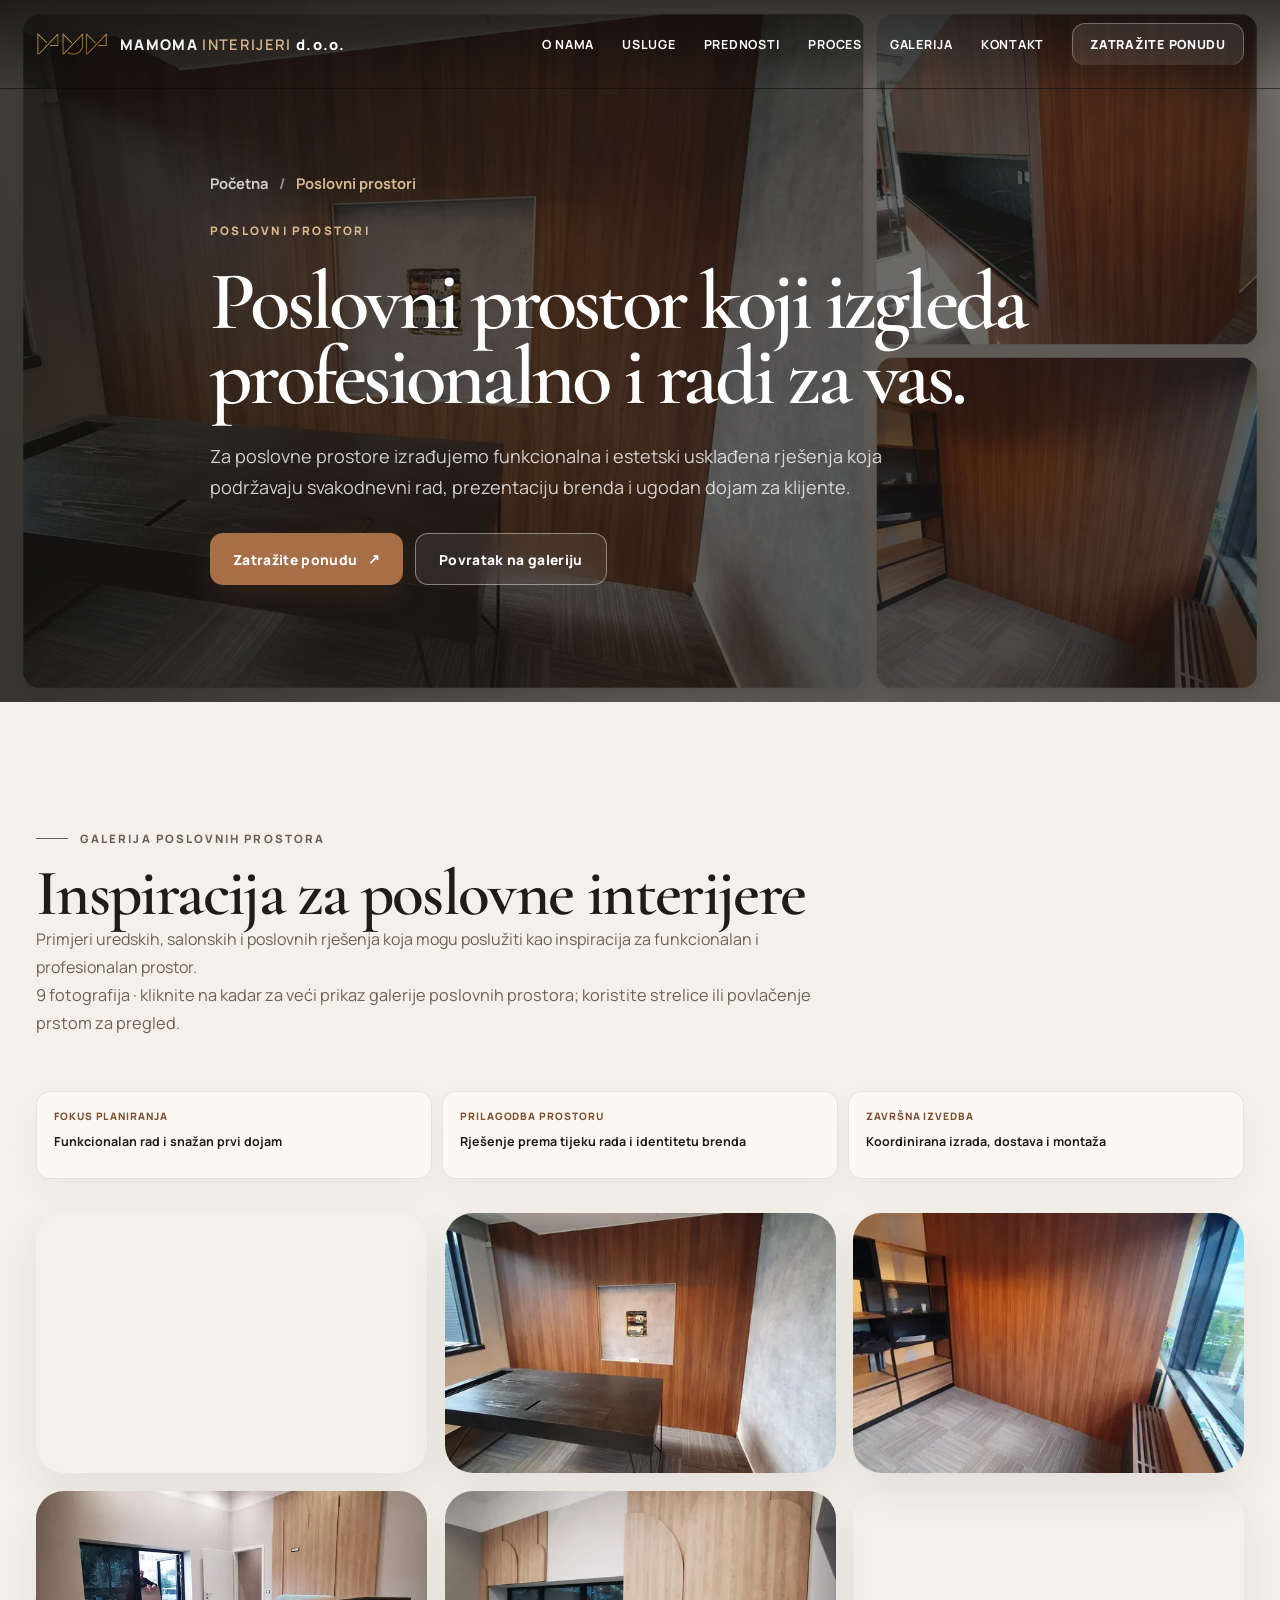
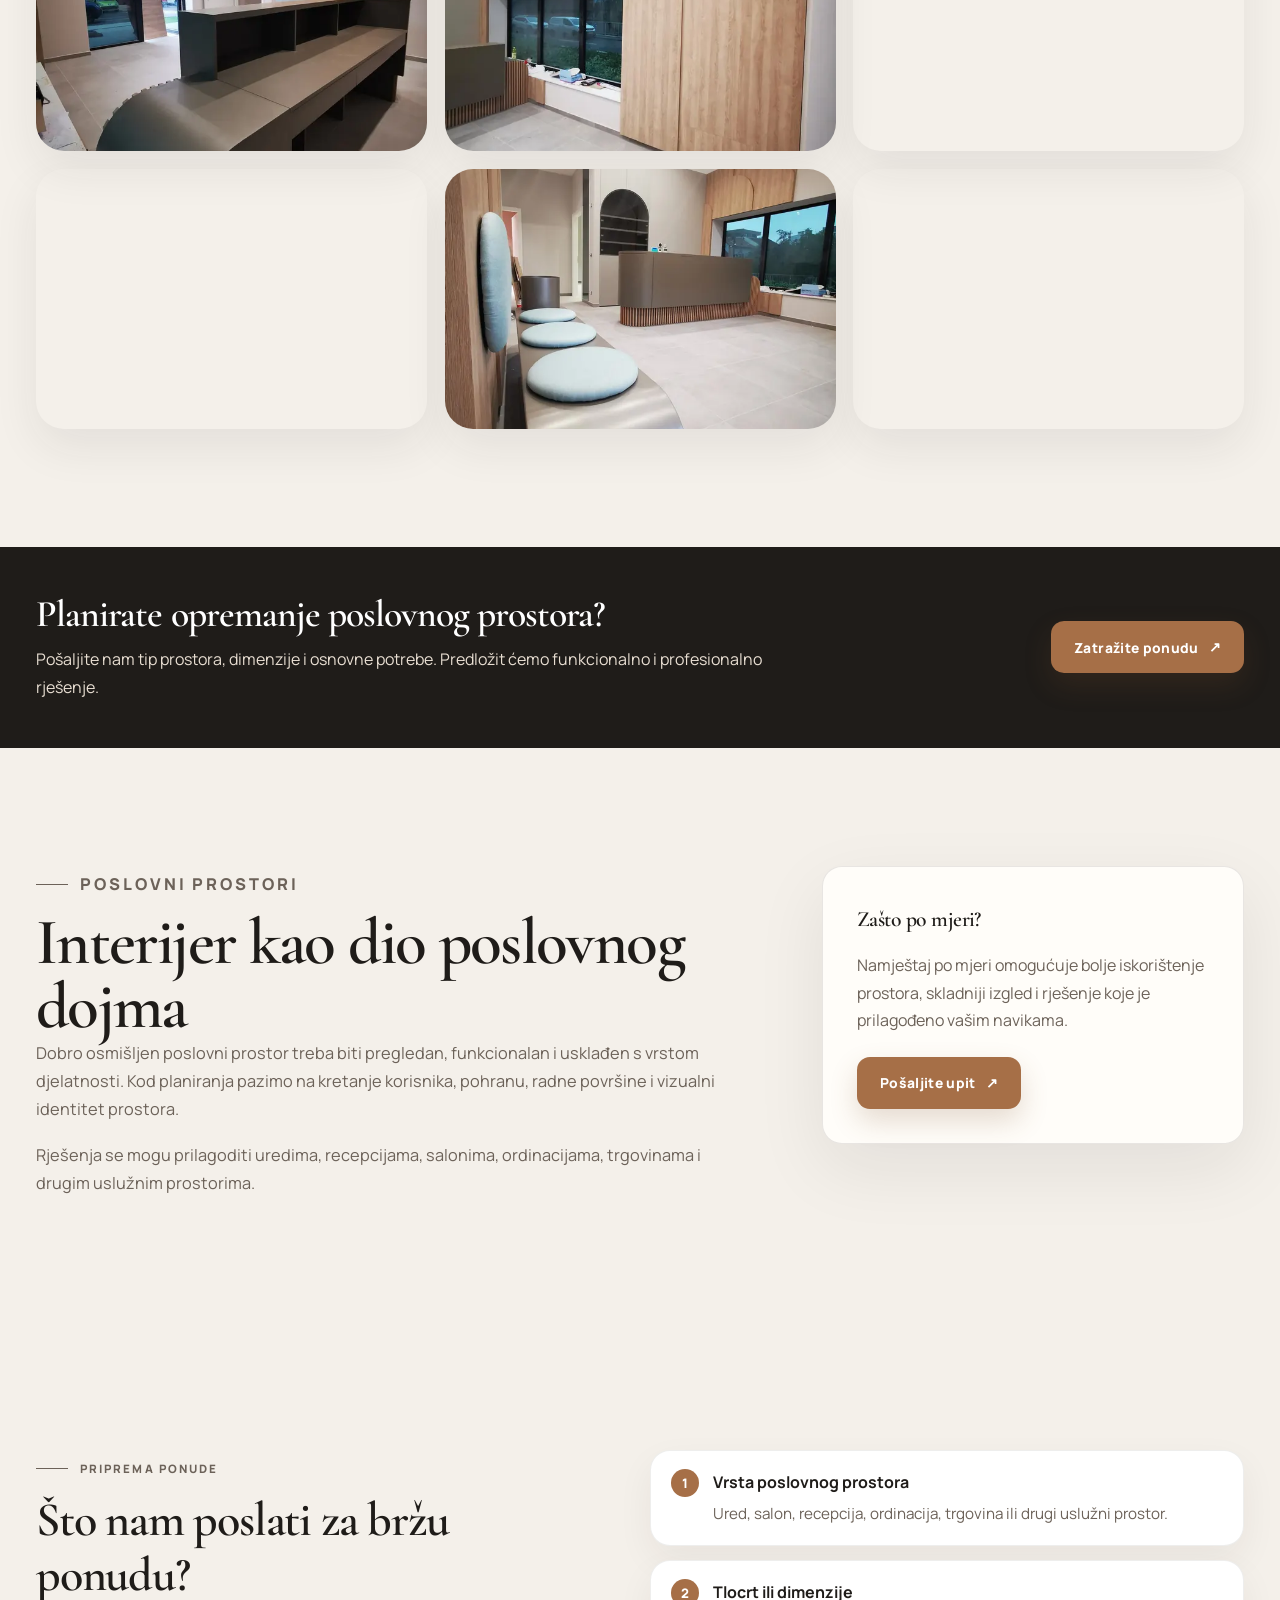
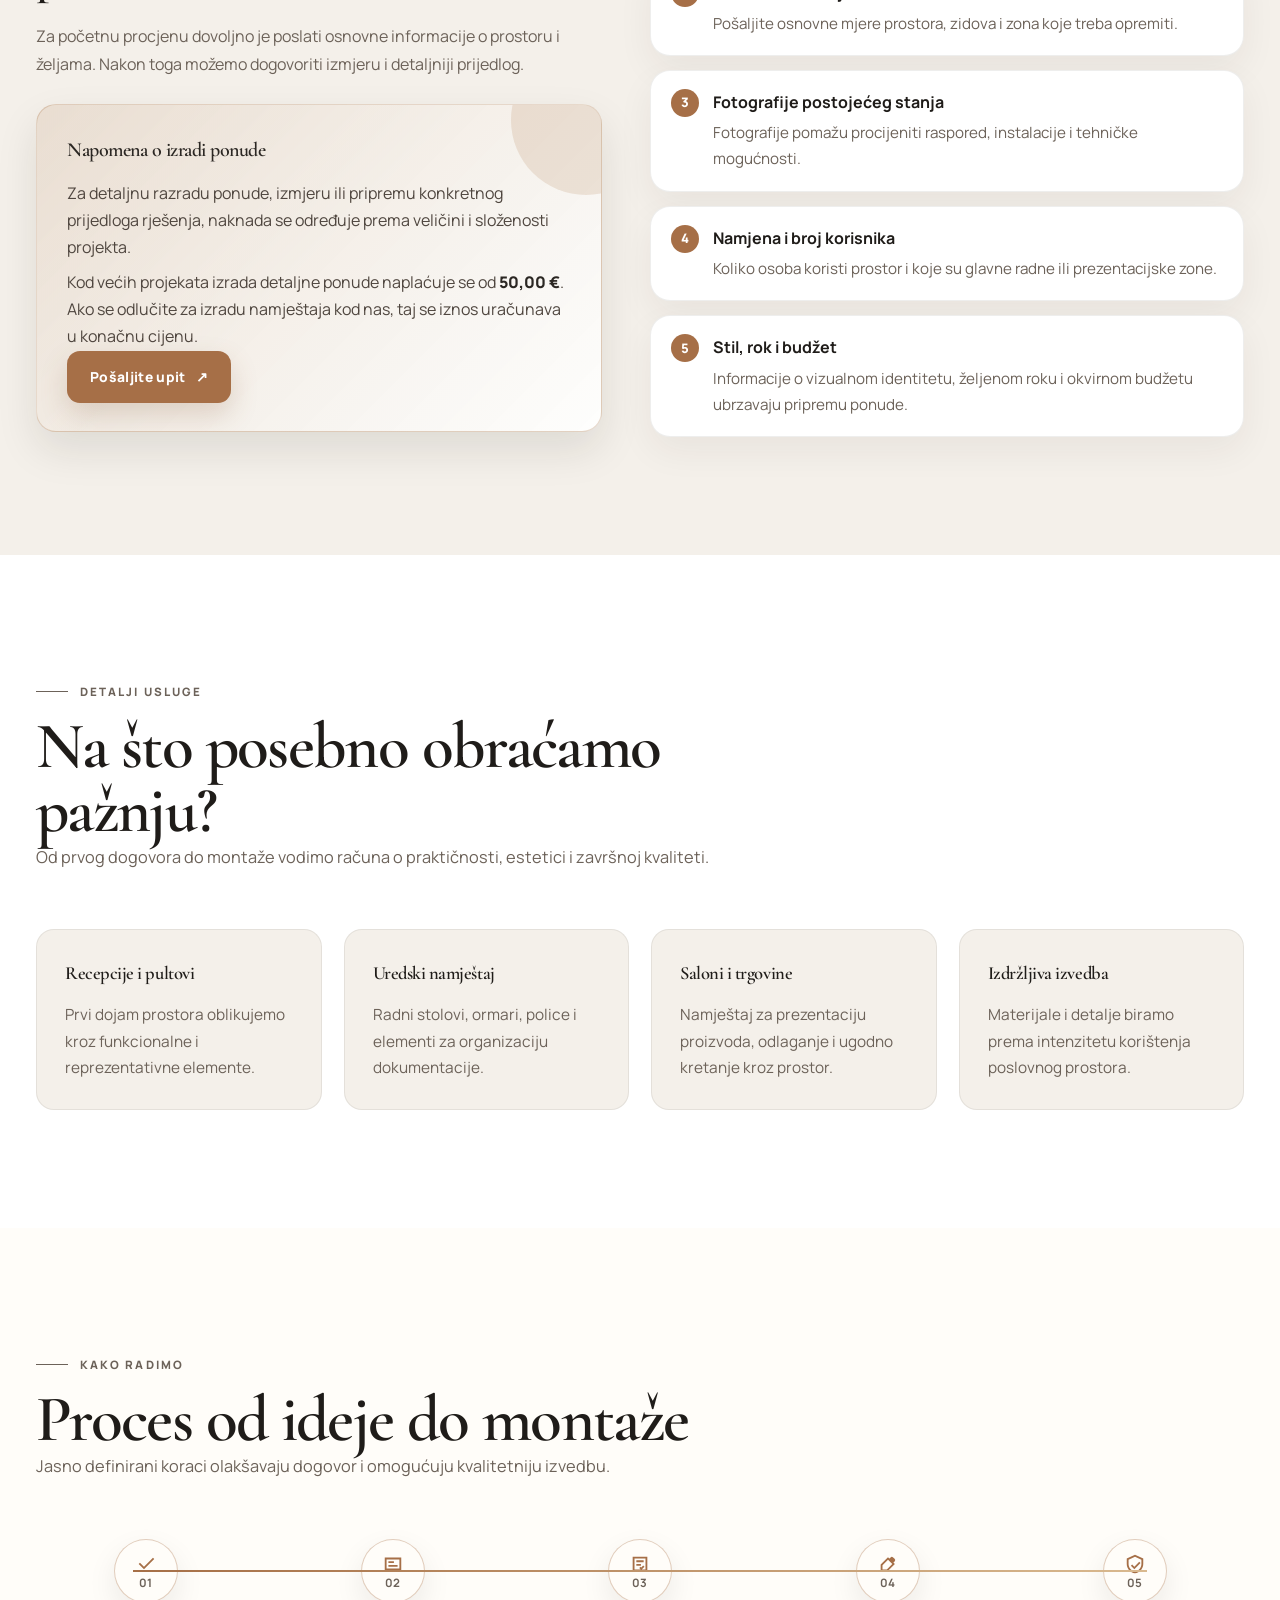
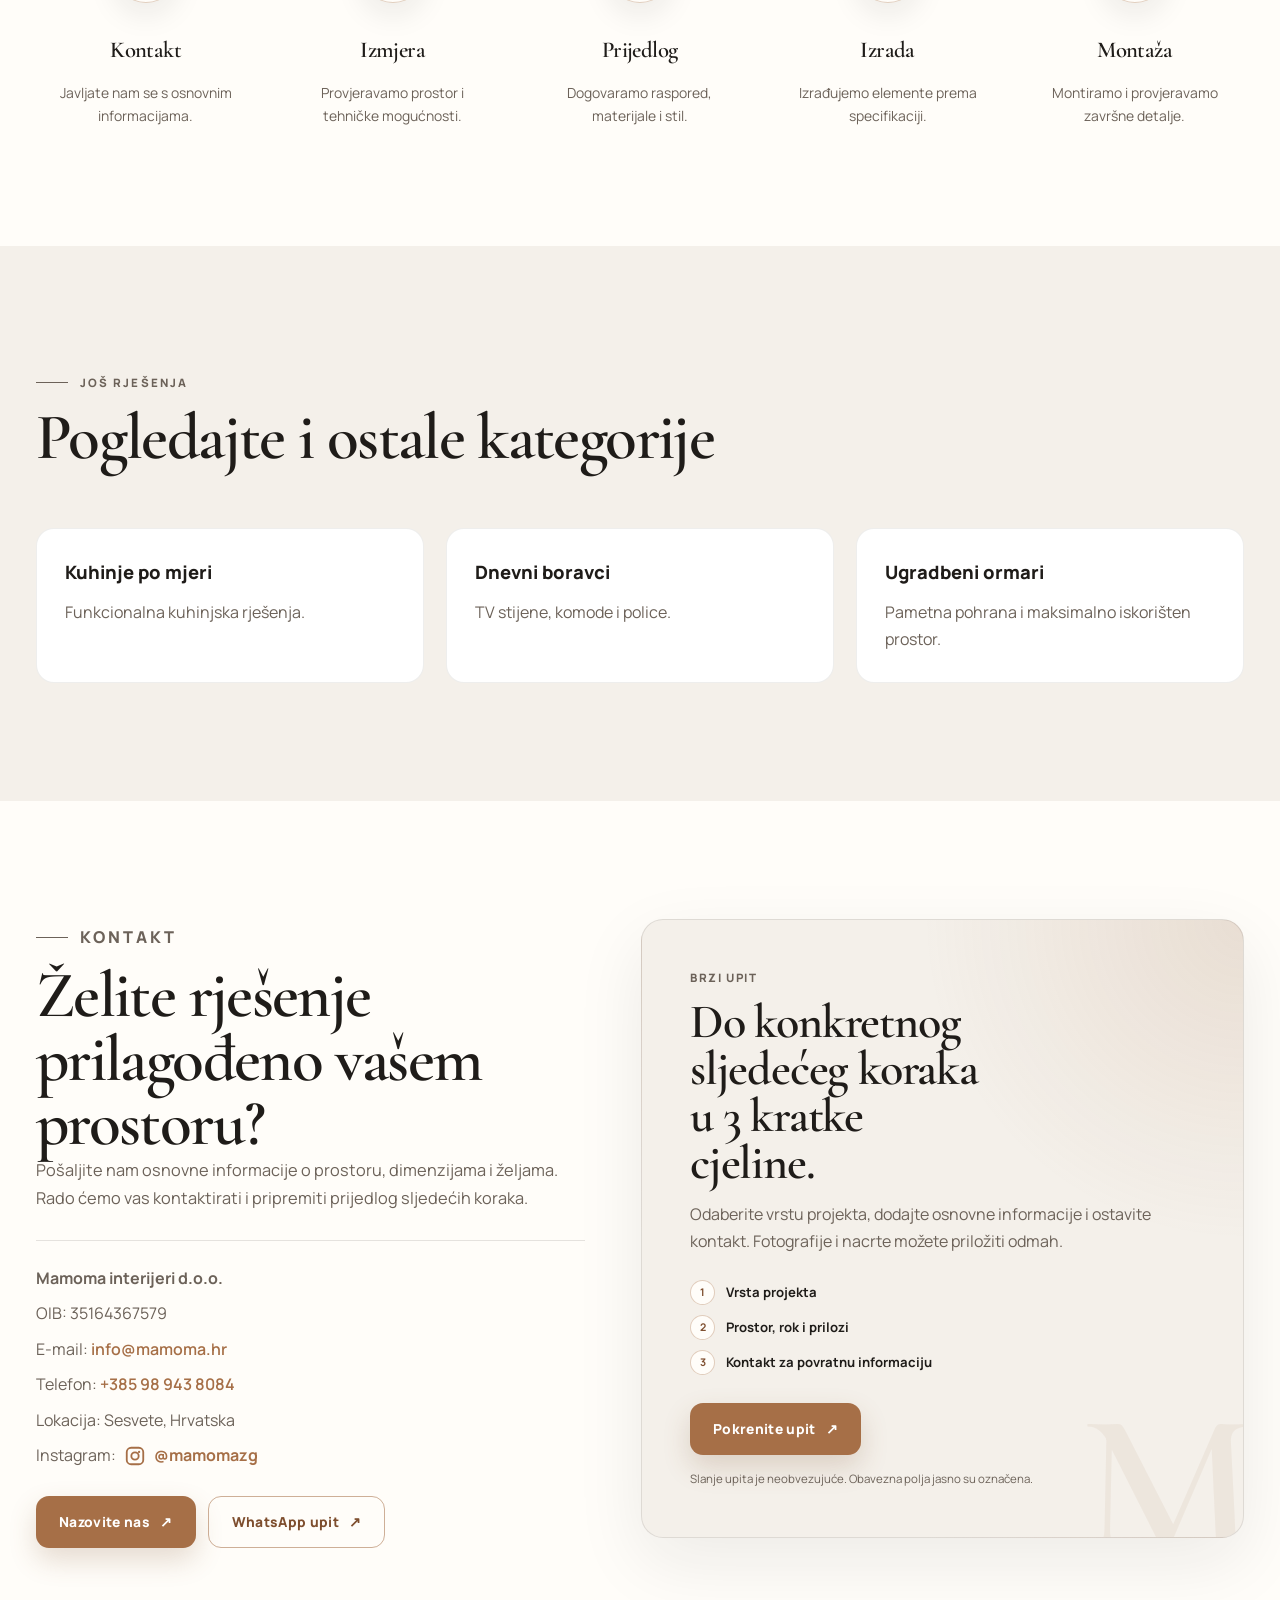
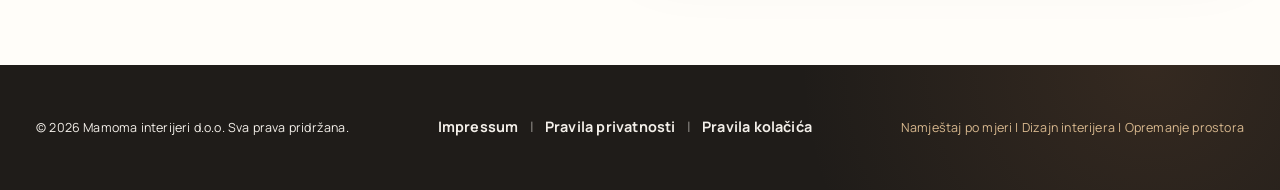
<file: poslovni-prostori.html>
<!DOCTYPE html>
<html lang="hr">
<head>
<meta charset="utf-8"/>
<!-- Responzivnost za mobitele, tablete i računala -->
<meta content="width=device-width, initial-scale=1.0" name="viewport"/>
<!-- Osnovni SEO -->
<title>Namještaj za poslovne prostore po mjeri | Mamoma interijeri d.o.o.</title>
<meta content="Namještaj po mjeri za urede, salone, recepcije, ordinacije i poslovne prostore. Funkcionalna, izdržljiva i estetski usklađena rješenja." name="description"/>
<meta content="namještaj za poslovne prostore, uredski namještaj po mjeri, recepcije po mjeri, saloni, poslovni prostori, Mamoma interijeri" name="keywords"/>
<meta content="Mamoma interijeri d.o.o." name="author"/>
<meta content="index, follow, max-image-preview:large" name="robots"/>
<meta content="hr" name="language"/>
<meta content="#2b2723" name="theme-color"/>
<!-- Canonical URL -->
<link href="https://www.mamoma.hr/poslovni-prostori.html" rel="canonical"/>
<!-- Hreflang za hrvatsku verziju stranice -->
<link href="https://www.mamoma.hr/poslovni-prostori.html" hreflang="hr-HR" rel="alternate"/>
<link href="https://www.mamoma.hr/poslovni-prostori.html" hreflang="x-default" rel="alternate"/>
<!-- Open Graph za Facebook, WhatsApp, LinkedIn i ostale platforme -->
<meta content="hr_HR" property="og:locale"/>
<meta content="website" property="og:type"/>
<meta content="Namještaj za poslovne prostore po mjeri | Mamoma interijeri" property="og:title"/>
<meta content="Namještaj po mjeri za urede, salone, recepcije, ordinacije i poslovne prostore. Funkcionalna, izdržljiva i estetski usklađena rješenja." property="og:description"/>
<meta content="https://www.mamoma.hr/poslovni-prostori.html" property="og:url"/>
<meta content="Mamoma interijeri d.o.o." property="og:site_name"/>
<meta content="https://www.mamoma.hr/images/mamoma-og-image.jpg" property="og:image"/>
<meta content="Namještaj za poslovne prostore po mjeri | Mamoma interijeri" property="og:image:alt"/>
<meta content="1200" property="og:image:width"/>
<meta content="630" property="og:image:height"/>
<!-- Twitter/X kartica za dijeljenje linka -->
<meta content="summary_large_image" name="twitter:card"/>
<meta content="Namještaj za poslovne prostore po mjeri | Mamoma interijeri" name="twitter:title"/>
<meta content="Namještaj po mjeri za urede, salone, recepcije, ordinacije i poslovne prostore. Funkcionalna, izdržljiva i estetski usklađena rješenja." name="twitter:description"/>
<meta content="https://www.mamoma.hr/images/mamoma-og-image.jpg" name="twitter:image"/>
<!-- Ikone -->
<link href="images/favicon.ico?v=3" rel="icon" sizes="any"/>
<link href="images/favicon-32x32.png?v=3" rel="icon" sizes="32x32" type="image/png"/>
<link href="images/favicon-16x16.png?v=3" rel="icon" sizes="16x16" type="image/png"/>
<link href="images/apple-touch-icon.png?v=3" rel="apple-touch-icon" sizes="180x180"/>
<!-- CSS -->
<link href="css/styles.css" rel="stylesheet"/>
<!-- Tipografija i vizualni refresh -->
<link href="https://fonts.googleapis.com" rel="preconnect"/>
<link crossorigin="" href="https://fonts.gstatic.com" rel="preconnect"/>
<link href="https://fonts.googleapis.com/css2?family=Cormorant+Garamond:ital,wght@0,500;0,600;1,500&amp;family=Manrope:wght@400;500;600;700;800&amp;display=swap" rel="stylesheet"/>
<link href="css/visual-refresh.css?v=2" rel="stylesheet"/><link href="css/cro-enhancements.css?v=5" rel="stylesheet"/>
<!-- Strukturirani podaci za Google i druge tražilice -->
<script type="application/ld+json">
{
        "@context": "https://schema.org",
        "@type": "HomeAndConstructionBusiness",
        "@id": "https://www.mamoma.hr/#business",
        "name": "Mamoma interijeri d.o.o.",
        "alternateName": "Mamoma interijeri",
        "url": "https://www.mamoma.hr/",
        "logo": "https://www.mamoma.hr/images/mamoma-logo.png",
        "image": "https://www.mamoma.hr/images/mamoma-og-image.jpg",
        "description": "Mamoma interijeri d.o.o. izrađuje namještaj po mjeri, kuhinje, ugradbene ormare, TV stijene, 3D dizajn interijera i oprema stambene, apartmanske i poslovne prostore.",
        "slogan": "Prostori oblikovani prema vašem načinu života",
        "telephone": "+385989438084",
        "email": "info@mamoma.hr",
        "priceRange": "€€",
        "identifier": {
                "@type": "PropertyValue",
                "name": "OIB",
                "value": "35164367579"
        },
        "address": {
                "@type": "PostalAddress",
                "addressLocality": "Sesvete",
                "addressRegion": "Grad Zagreb",
                "addressCountry": "HR"
        },
        "areaServed": [
                {
                        "@type": "City",
                        "name": "Zagreb"
                },
                {
                        "@type": "City",
                        "name": "Sesvete"
                },
                {
                        "@type": "Country",
                        "name": "Hrvatska"
                }
        ],
        "sameAs": [
                "https://www.instagram.com/mamomazg/"
        ],
        "hasOfferCatalog": {
                "@type": "OfferCatalog",
                "name": "Usluge Mamoma interijeri",
                "itemListElement": [
                        {
                                "@type": "Offer",
                                "itemOffered": {
                                        "@type": "Service",
                                        "name": "Kuhinje po mjeri",
                                        "description": "Planiranje, izrada i montaža kuhinja po mjeri."
                                }
                        },
                        {
                                "@type": "Offer",
                                "itemOffered": {
                                        "@type": "Service",
                                        "name": "Ugradbeni ormari po mjeri",
                                        "description": "Izrada ormara po mjeri za maksimalno iskorišten prostor."
                                }
                        },
                        {
                                "@type": "Offer",
                                "itemOffered": {
                                        "@type": "Service",
                                        "name": "Dnevni boravci po mjeri",
                                        "description": "TV stijene, komode, police i namještaj za dnevne boravke."
                                }
                        },
                        {
                                "@type": "Offer",
                                "itemOffered": {
                                        "@type": "Service",
                                        "name": "Namještaj za poslovne prostore",
                                        "description": "Namještaj po mjeri za urede, recepcije, salone i poslovne prostore."
                                }
                        }
                ]
        }
}
    </script>
<script type="application/ld+json">
{
        "@context": "https://schema.org",
        "@type": "Service",
        "name": "Namještaj za poslovne prostore po mjeri",
        "serviceType": "Izrada namještaja za poslovne prostore",
        "provider": {
                "@id": "https://www.mamoma.hr/#business"
        },
        "areaServed": [
                {
                        "@type": "City",
                        "name": "Zagreb"
                },
                {
                        "@type": "City",
                        "name": "Sesvete"
                },
                {
                        "@type": "Country",
                        "name": "Hrvatska"
                }
        ],
        "url": "https://www.mamoma.hr/poslovni-prostori.html",
        "description": "Namještaj po mjeri za urede, salone, recepcije, ordinacije i poslovne prostore. Funkcionalna, izdržljiva i estetski usklađena rješenja."
}
    </script>
<script type="application/ld+json">
{
        "@context": "https://schema.org",
        "@type": "BreadcrumbList",
        "itemListElement": [
                {
                        "@type": "ListItem",
                        "position": 1,
                        "name": "Početna",
                        "item": "https://www.mamoma.hr/"
                },
                {
                        "@type": "ListItem",
                        "position": 2,
                        "name": "Poslovni prostori",
                        "item": "https://www.mamoma.hr/poslovni-prostori.html"
                }
        ]
}
    </script>
</head>
<body data-project-type="poslovni-prostor"><a class="skip-link" href="#main-content">Preskoči na glavni sadržaj</a>
<!-- HEADER / NAVIGACIJA -->
<header class="site-header">
<div class="container header-container">
<!-- Logo tvrtke -->
<a aria-label="Mamoma interijeri d.o.o. - početna stranica" class="logo" href="index.html">
<img alt="" class="logo-symbol" src="images/mamoma-symbol.png"/>
<span class="logo-text">
                    MAMOMA <strong>INTERIJERI</strong> <span class="logo-company-type">d.o.o.</span>
</span>
</a>
<!-- Gumb za mobilni meni -->
<button aria-controls="main-navigation" aria-expanded="false" aria-label="Otvori navigacijski meni" class="menu-toggle" type="button">
<span></span>
<span></span>
<span></span>
</button>
<!-- Glavna navigacija -->
<nav aria-label="Glavna navigacija" class="main-nav" id="main-navigation">
<ul>
<li><a href="index.html#o-nama">O nama</a></li>
<li><a href="index.html#usluge">Usluge</a></li>
<li><a href="index.html#prednosti">Prednosti</a></li>
<li><a href="index.html#proces">Proces</a></li>
<li><a href="index.html#galerija">Galerija</a></li>
<li><a href="index.html#kontakt">Kontakt</a></li>
<li class="desktop-nav-cta"><a class="header-cta" data-project-type="poslovni-prostor" data-quote-open="" data-source="header" href="#kontakt">Zatražite ponudu</a></li>
</ul>
<a class="mobile-menu-cta" data-project-type="poslovni-prostor" data-quote-open="" data-source="mobile-menu" href="#kontakt">Zatražite ponudu</a>
</nav>
</div>
</header>
<!-- GLAVNI SADRŽAJ -->
<main id="main-content" tabindex="-1">
<!-- HERO PODSTRANICE -->
<section class="subpage-hero poslovni-hero">
<div class="container subpage-hero-content">
<nav aria-label="Putanja stranice" class="breadcrumb-on-hero">
<a href="index.html">Početna</a>
<span class="breadcrumb-separator">/</span>
<span class="breadcrumb-current">Poslovni prostori</span>
</nav>
<p class="hero-subtitle">Poslovni prostori</p>
<h1>Poslovni prostor koji izgleda profesionalno i radi za vas.</h1>
<p>
                    Za poslovne prostore izrađujemo funkcionalna i estetski usklađena rješenja koja podržavaju svakodnevni rad, prezentaciju brenda i ugodan dojam za klijente.
                </p>
<div class="hero-actions">
<a class="btn-primary" data-project-type="poslovni-prostor" data-quote-open="" data-source="hero" href="#kontakt">Zatražite ponudu</a>
<a class="btn-secondary" href="index.html#galerija">Povratak na galeriju</a>
</div>
</div>
</section>
<!-- GALERIJA -->
<section class="project-gallery section-padding">
<div class="container">
<div class="section-heading">
<p class="section-label">Galerija poslovnih prostora</p>
<h2>Inspiracija za poslovne interijere</h2>
<p>
                        Primjeri uredskih, salonskih i poslovnih rješenja koja mogu poslužiti kao inspiracija za funkcionalan i profesionalan prostor.
                    </p>
<p class="project-gallery-hint">9 fotografija · kliknite na kadar za veći prikaz galerije poslovnih prostora; koristite strelice ili povlačenje prstom za pregled.</p></div>
<div aria-label="Sažetak pristupa projektu" class="project-gallery-summary"><div><small>Fokus planiranja</small><strong>Funkcionalan rad i snažan prvi dojam</strong></div><div><small>Prilagodba prostoru</small><strong>Rješenje prema tijeku rada i identitetu brenda</strong></div><div><small>Završna izvedba</small><strong>Koordinirana izrada, dostava i montaža</strong></div></div><div class="project-gallery-grid">
<button aria-label="Otvori sliku poslovnog prostora 1" class="project-gallery-item" data-full="images/optimized/poslovniprostori/01_poslovniprostori-1440.webp" data-gallery-index="0" type="button">
<img alt="Poslovni prostor opremljen namještajem po mjeri" decoding="async" height="1600" loading="lazy" sizes="(max-width: 600px) 50vw, (max-width: 1000px) 33vw, 25vw" src="images/optimized/poslovniprostori/01_poslovniprostori-960.webp" srcset="images/optimized/poslovniprostori/01_poslovniprostori-640.webp 640w, images/optimized/poslovniprostori/01_poslovniprostori-960.webp 900w, images/optimized/poslovniprostori/01_poslovniprostori-1440.webp 900w" width="900"/>
</button>
<button aria-label="Otvori sliku poslovnog prostora 2" class="project-gallery-item" data-full="images/optimized/poslovniprostori/02_poslovniprostori-1440.webp" data-gallery-index="1" type="button">
<img alt="Namještaj po mjeri za poslovni prostor s funkcionalnim rasporedom" decoding="async" height="900" loading="lazy" sizes="(max-width: 600px) 50vw, (max-width: 1000px) 33vw, 25vw" src="images/optimized/poslovniprostori/02_poslovniprostori-960.webp" srcset="images/optimized/poslovniprostori/02_poslovniprostori-640.webp 640w, images/optimized/poslovniprostori/02_poslovniprostori-960.webp 960w, images/optimized/poslovniprostori/02_poslovniprostori-1440.webp 1440w" width="1600"/>
</button>
<button aria-label="Otvori sliku poslovnog prostora 3" class="project-gallery-item" data-full="images/optimized/poslovniprostori/03_poslovniprostori-1440.webp" data-gallery-index="2" type="button">
<img alt="Uređen poslovni prostor s elementima izrađenima po mjeri" decoding="async" height="900" loading="lazy" sizes="(max-width: 600px) 50vw, (max-width: 1000px) 33vw, 25vw" src="images/optimized/poslovniprostori/03_poslovniprostori-960.webp" srcset="images/optimized/poslovniprostori/03_poslovniprostori-640.webp 640w, images/optimized/poslovniprostori/03_poslovniprostori-960.webp 960w, images/optimized/poslovniprostori/03_poslovniprostori-1440.webp 1440w" width="1600"/>
</button>
<button aria-label="Otvori sliku poslovnog prostora 4" class="project-gallery-item" data-full="images/optimized/poslovniprostori/04_poslovniprostori-1440.webp" data-gallery-index="3" type="button">
<img alt="Moderni poslovni interijer s namještajem po mjeri" decoding="async" height="1600" loading="lazy" sizes="(max-width: 600px) 50vw, (max-width: 1000px) 33vw, 25vw" src="images/optimized/poslovniprostori/04_poslovniprostori-960.webp" srcset="images/optimized/poslovniprostori/04_poslovniprostori-640.webp 640w, images/optimized/poslovniprostori/04_poslovniprostori-960.webp 960w, images/optimized/poslovniprostori/04_poslovniprostori-1440.webp 1200w" width="1200"/>
</button>
<button aria-label="Otvori sliku poslovnog prostora 5" class="project-gallery-item" data-full="images/optimized/poslovniprostori/05_poslovniprostori-1440.webp" data-gallery-index="4" type="button">
<img alt="Namještaj za poslovni prostor prilagođen svakodnevnom radu" decoding="async" height="1600" loading="lazy" sizes="(max-width: 600px) 50vw, (max-width: 1000px) 33vw, 25vw" src="images/optimized/poslovniprostori/05_poslovniprostori-960.webp" srcset="images/optimized/poslovniprostori/05_poslovniprostori-640.webp 640w, images/optimized/poslovniprostori/05_poslovniprostori-960.webp 960w, images/optimized/poslovniprostori/05_poslovniprostori-1440.webp 1200w" width="1200"/>
</button>
<button aria-label="Otvori sliku poslovnog prostora 6" class="project-gallery-item" data-full="images/optimized/poslovniprostori/06_poslovniprostori-1440.webp" data-gallery-index="5" type="button">
<img alt="Detalj poslovnog prostora s kvalitetno izrađenim namještajem" decoding="async" height="1600" loading="lazy" sizes="(max-width: 600px) 50vw, (max-width: 1000px) 33vw, 25vw" src="images/optimized/poslovniprostori/06_poslovniprostori-960.webp" srcset="images/optimized/poslovniprostori/06_poslovniprostori-640.webp 640w, images/optimized/poslovniprostori/06_poslovniprostori-960.webp 960w, images/optimized/poslovniprostori/06_poslovniprostori-1440.webp 1200w" width="1200"/>
</button>
<button aria-label="Otvori sliku poslovnog prostora 7" class="project-gallery-item" data-full="images/optimized/poslovniprostori/07_poslovniprostori-1440.webp" data-gallery-index="6" type="button">
<img alt="Poslovni prostor s praktičnim rješenjima za pohranu i organizaciju" decoding="async" height="1600" loading="lazy" sizes="(max-width: 600px) 50vw, (max-width: 1000px) 33vw, 25vw" src="images/optimized/poslovniprostori/07_poslovniprostori-960.webp" srcset="images/optimized/poslovniprostori/07_poslovniprostori-640.webp 640w, images/optimized/poslovniprostori/07_poslovniprostori-960.webp 960w, images/optimized/poslovniprostori/07_poslovniprostori-1440.webp 1200w" width="1200"/>
</button>
<button aria-label="Otvori sliku poslovnog prostora 8" class="project-gallery-item" data-full="images/optimized/poslovniprostori/08_poslovniprostori-1440.webp" data-gallery-index="7" type="button">
<img alt="Namještaj po mjeri za ured, salon ili uslužni prostor" decoding="async" height="1600" loading="lazy" sizes="(max-width: 600px) 50vw, (max-width: 1000px) 33vw, 25vw" src="images/optimized/poslovniprostori/08_poslovniprostori-960.webp" srcset="images/optimized/poslovniprostori/08_poslovniprostori-640.webp 640w, images/optimized/poslovniprostori/08_poslovniprostori-960.webp 960w, images/optimized/poslovniprostori/08_poslovniprostori-1440.webp 1200w" width="1200"/>
</button>
<button aria-label="Otvori sliku poslovnog prostora 9" class="project-gallery-item" data-full="images/optimized/poslovniprostori/09_poslovniprostori-1440.webp" data-gallery-index="8" type="button">
<img alt="Poslovni prostor oblikovan prema namjeni, prostoru i potrebama korisnika" decoding="async" height="1600" loading="lazy" sizes="(max-width: 600px) 50vw, (max-width: 1000px) 33vw, 25vw" src="images/optimized/poslovniprostori/09_poslovniprostori-960.webp" srcset="images/optimized/poslovniprostori/09_poslovniprostori-640.webp 640w, images/optimized/poslovniprostori/09_poslovniprostori-960.webp 960w, images/optimized/poslovniprostori/09_poslovniprostori-1440.webp 1200w" width="1200"/>
</button>
</div>
</div>
</section>
<!-- LIGHTBOX ZA GALERIJU -->
<div aria-hidden="true" aria-label="Galerija projekta" aria-modal="true" class="gallery-lightbox" role="dialog" tabindex="-1">
<button aria-label="Zatvori galeriju" class="gallery-lightbox-close" type="button">
                ×
            </button>
<button aria-label="Prethodna slika" class="gallery-lightbox-nav gallery-lightbox-prev" type="button">
                ❮
            </button>
<div class="gallery-lightbox-content">
<img alt="" class="gallery-lightbox-image"/>
<p class="gallery-lightbox-caption"></p>
</div>
<button aria-label="Sljedeća slika" class="gallery-lightbox-nav gallery-lightbox-next" type="button">
                ❯
            </button>
</div>
<!-- MINI CTA NAKON GALERIJE -->
<section class="mini-cta">
<div class="container mini-cta-container">
<div>
<h2>Planirate opremanje poslovnog prostora?</h2>
<p>Pošaljite nam tip prostora, dimenzije i osnovne potrebe. Predložit ćemo funkcionalno i profesionalno rješenje.</p>
</div>
<a class="btn-primary" data-project-type="poslovni-prostor" data-quote-open="" data-source="post-gallery" href="#kontakt">Zatražite ponudu</a>
</div>
</section>
<!-- UVOD I GLAVNE PREDNOSTI -->
<section class="subpage-content section-padding">
<div class="container subpage-layout">
<div class="subpage-main-text">
<p class="section-label">Poslovni prostori</p>
<h2>Interijer kao dio poslovnog dojma</h2>
<p>
                        Dobro osmišljen poslovni prostor treba biti pregledan, funkcionalan i usklađen s vrstom djelatnosti. Kod planiranja pazimo na kretanje korisnika, pohranu, radne površine i vizualni identitet prostora.
                    </p>
<p>
                        Rješenja se mogu prilagoditi uredima, recepcijama, salonima, ordinacijama, trgovinama i drugim uslužnim prostorima.
                    </p>
</div>
<aside class="subpage-side-card">
<h3>Zašto po mjeri?</h3>
<p>
                        Namještaj po mjeri omogućuje bolje iskorištenje prostora,
                        skladniji izgled i rješenje koje je prilagođeno vašim navikama.
                    </p>
<a class="btn-primary" data-project-type="poslovni-prostor" data-quote-open="" data-source="side-card" href="#kontakt">Pošaljite upit</a>
</aside>
</div>
</section>
<!-- ŠTO NAM POSLATI ZA PONUDU -->
<section class="quote-prep section-padding" id="ponuda">
<div class="container quote-prep-grid">
<div>
<p class="section-label">Priprema ponude</p>
<h2>Što nam poslati za bržu ponudu?</h2>
<p>
						Za početnu procjenu dovoljno je poslati osnovne informacije o prostoru i željama.
						Nakon toga možemo dogovoriti izmjeru i detaljniji prijedlog.
					</p>
<div class="quote-note">
<h3>Napomena o izradi ponude</h3>
<p>
							Za detaljnu razradu ponude, izmjeru ili pripremu konkretnog prijedloga rješenja,
							naknada se određuje prema veličini i složenosti projekta.
						</p>
<p>
							Kod većih projekata izrada detaljne ponude naplaćuje se od
							<strong>50,00 €</strong>. Ako se odlučite za izradu namještaja kod nas,
							taj se iznos uračunava u konačnu cijenu.
						</p>
<a class="btn-primary quote-note-button" data-project-type="poslovni-prostor" data-quote-open="" data-source="quote-prep" href="#kontakt">Pošaljite upit</a>
</div>
</div>
<div class="quote-checklist">
<div class="quote-checklist-item">
<span>1</span>
<div>
<strong>Vrsta poslovnog prostora</strong>
<p>Ured, salon, recepcija, ordinacija, trgovina ili drugi uslužni prostor.</p>
</div>
</div>
<div class="quote-checklist-item">
<span>2</span>
<div>
<strong>Tlocrt ili dimenzije</strong>
<p>Pošaljite osnovne mjere prostora, zidova i zona koje treba opremiti.</p>
</div>
</div>
<div class="quote-checklist-item">
<span>3</span>
<div>
<strong>Fotografije postojećeg stanja</strong>
<p>Fotografije pomažu procijeniti raspored, instalacije i tehničke mogućnosti.</p>
</div>
</div>
<div class="quote-checklist-item">
<span>4</span>
<div>
<strong>Namjena i broj korisnika</strong>
<p>Koliko osoba koristi prostor i koje su glavne radne ili prezentacijske zone.</p>
</div>
</div>
<div class="quote-checklist-item">
<span>5</span>
<div>
<strong>Stil, rok i budžet</strong>
<p>Informacije o vizualnom identitetu, željenom roku i okvirnom budžetu ubrzavaju pripremu ponude.</p>
</div>
</div>
</div>
</div>
</section>
<!-- DETALJI USLUGE -->
<section class="subpage-features section-padding">
<div class="container">
<div class="section-heading">
<p class="section-label">Detalji usluge</p>
<h2>Na što posebno obraćamo pažnju?</h2>
<p>
                        Od prvog dogovora do montaže vodimo računa o praktičnosti,
                        estetici i završnoj kvaliteti.
                    </p>
</div>
<div class="subpage-feature-grid">
<article class="subpage-feature-card">
<h3>Recepcije i pultovi</h3>
<p>Prvi dojam prostora oblikujemo kroz funkcionalne i reprezentativne elemente.</p>
</article>
<article class="subpage-feature-card">
<h3>Uredski namještaj</h3>
<p>Radni stolovi, ormari, police i elementi za organizaciju dokumentacije.</p>
</article>
<article class="subpage-feature-card">
<h3>Saloni i trgovine</h3>
<p>Namještaj za prezentaciju proizvoda, odlaganje i ugodno kretanje kroz prostor.</p>
</article>
<article class="subpage-feature-card">
<h3>Izdržljiva izvedba</h3>
<p>Materijale i detalje biramo prema intenzitetu korištenja poslovnog prostora.</p>
</article>
</div>
</div>
</section>
<!-- PROCES -->
<section class="process section-padding">
<div class="container">
<div class="section-heading">
<p class="section-label">Kako radimo</p>
<h2>Proces od ideje do montaže</h2>
<p>
                        Jasno definirani koraci olakšavaju dogovor i omogućuju
                        kvalitetniju izvedbu.
                    </p>
</div>
<div class="process-grid">
<article class="process-step">
<span class="process-number">
<svg aria-hidden="true" class="process-icon" viewbox="0 0 24 24">
<path d="M21 6.5 9.8 17.7 4 11.9l1.4-1.4 4.4 4.4L19.6 5.1 21 6.5Z"></path>
</svg>
<small>01</small>
</span>
<h3>Kontakt</h3>
<p>Javljate nam se s osnovnim informacijama.</p>
</article>
<article class="process-step">
<span class="process-number">
<svg aria-hidden="true" class="process-icon" viewbox="0 0 24 24">
<path d="M3 5h18v14H3V5Zm2 2v10h14V7H5Zm2 2h6v2H7V9Zm0 4h10v2H7v-2Z"></path>
</svg>
<small>02</small>
</span>
<h3>Izmjera</h3>
<p>Provjeravamo prostor i tehničke mogućnosti.</p>
</article>
<article class="process-step">
<span class="process-number">
<svg aria-hidden="true" class="process-icon" viewbox="0 0 24 24">
<path d="M4 4h16v16H4V4Zm2 2v12h12V6H6Zm2 2h8v2H8V8Zm0 4h5v2H8v-2Zm7.5 1.5 1.4 1.4-3.6 3.6-2.1-2.1 1.4-1.4.7.7 2.2-2.2Z"></path>
</svg>
<small>03</small>
</span>
<h3>Prijedlog</h3>
<p>Dogovaramo raspored, materijale i stil.</p>
</article>
<article class="process-step">
<span class="process-number">
<svg aria-hidden="true" class="process-icon" viewbox="0 0 24 24">
<path d="M4 20v-7.5l8-8 7.5 7.5-8 8H4Zm2-2h4.7l6-6L12 7.3l-6 6V18Zm11.7-7.3L13.3 6.3l1.5-1.5a2 2 0 0 1 2.8 0l1.6 1.6a2 2 0 0 1 0 2.8l-1.5 1.5Z"></path>
</svg>
<small>04</small>
</span>
<h3>Izrada</h3>
<p>Izrađujemo elemente prema specifikaciji.</p>
</article>
<article class="process-step">
<span class="process-number">
<svg aria-hidden="true" class="process-icon" viewbox="0 0 24 24">
<path d="M12 2 3 6v6c0 5 3.8 9.7 9 10 5.2-.3 9-5 9-10V6l-9-4Zm0 2.2L19 7.3V12c0 4-2.8 7.4-7 7.9-4.2-.5-7-3.9-7-7.9V7.3l7-3.1Zm4.6 5.4 1.4 1.4-6.7 6.7-3.8-3.8 1.4-1.4 2.4 2.4 5.3-5.3Z"></path>
</svg>
<small>05</small>
</span>
<h3>Montaža</h3>
<p>Montiramo i provjeravamo završne detalje.</p>
</article>
</div>
</div>
</section>
<!-- POVEZANE STRANICE -->
<section class="related-pages section-padding">
<div class="container">
<div class="section-heading">
<p class="section-label">Još rješenja</p>
<h2>Pogledajte i ostale kategorije</h2>
</div>
<div class="related-grid">
<a class="related-card" href="kuhinje-po-mjeri.html">
<span>Kuhinje po mjeri</span>
<p>Funkcionalna kuhinjska rješenja.</p>
</a>
<a class="related-card" href="dnevni-boravci.html">
<span>Dnevni boravci</span>
<p>TV stijene, komode i police.</p>
</a>
<a class="related-card" href="ugradbeni-ormari.html">
<span>Ugradbeni ormari</span>
<p>Pametna pohrana i maksimalno iskorišten prostor.</p>
</a>
</div>
</div>
</section>
<!-- KONTAKT -->
<section class="contact section-padding" id="kontakt">
<div class="container contact-grid">
<div class="contact-info">
<p class="section-label">Kontakt</p>
<h2>Želite rješenje prilagođeno vašem prostoru?</h2>
<p>
                        Pošaljite nam osnovne informacije o prostoru, dimenzijama i željama.
                        Rado ćemo vas kontaktirati i pripremiti prijedlog sljedećih koraka.
                    </p>
<div class="contact-details">
<p><strong>Mamoma interijeri d.o.o.</strong></p>
<p>OIB: 35164367579</p>
<p>E-mail: <a href="mailto:info@mamoma.hr">info@mamoma.hr</a></p>
<p>Telefon: <a href="tel:+385989438084">+385 98 943 8084</a></p>
<p>Lokacija: Sesvete, Hrvatska</p>
<p class="instagram-contact">
<span>Instagram:</span>
<a aria-label="Instagram profil Mamoma interijeri" href="https://www.instagram.com/mamomazg/" rel="noopener noreferrer me" target="_blank">
<svg aria-hidden="true" class="instagram-icon" viewbox="0 0 24 24">
<path d="M7.75 2h8.5A5.76 5.76 0 0 1 22 7.75v8.5A5.76 5.76 0 0 1 16.25 22h-8.5A5.76 5.76 0 0 1 2 16.25v-8.5A5.76 5.76 0 0 1 7.75 2Zm0 2A3.76 3.76 0 0 0 4 7.75v8.5A3.76 3.76 0 0 0 7.75 20h8.5A3.76 3.76 0 0 0 20 16.25v-8.5A3.76 3.76 0 0 0 16.25 4h-8.5Zm8.75 2.25a1.25 1.25 0 1 1 0 2.5 1.25 1.25 0 0 1 0-2.5ZM12 7a5 5 0 1 1 0 10 5 5 0 0 1 0-10Zm0 2a3 3 0 1 0 0 6 3 3 0 0 0 0-6Z"></path>
</svg>
<span>@mamomazg</span>
</a>
</p>
</div>
<div class="contact-actions">
<a class="btn-primary" href="tel:+385989438084">Nazovite nas</a>
<a class="btn-outline" href="https://wa.me/385989438084?text=Pozdrav%2C%20zanima%20me%20ponuda%20za%20namje%C5%A1taj%20po%20mjeri%20za%20poslovni%20prostor." rel="noopener noreferrer" target="_blank">
                            WhatsApp upit
                        </a>
</div>
</div>
<!-- Kontakt forma -->
<form action="send-mail.php" class="contact-form" data-project-default="poslovni-prostor" enctype="multipart/form-data" method="post">
<p class="form-note">Pošaljite osnovne informacije o projektu. Uz uključeni JavaScript otvorit će se kratki upitnik u tri koraka.</p>
<input name="source-page" type="hidden" value="poslovni-prostori.html"/>
<div aria-hidden="true" class="form-honeypot">
<label for="poslovni-prostori-website">Web stranica</label>
<input autocomplete="off" id="poslovni-prostori-website" name="website" tabindex="-1" type="text"/>
</div>
<div class="form-group">
<label for="poslovni-prostori-name">Ime i prezime</label>
<input autocomplete="name" id="poslovni-prostori-name" name="name" placeholder="Vaše ime" required="" type="text"/>
</div>
<div class="form-group">
<label for="poslovni-prostori-email">E-mail adresa</label>
<input autocomplete="email" id="poslovni-prostori-email" name="email" placeholder="vasa@email.hr" required="" type="email"/>
</div>
<div class="form-group">
<label for="poslovni-prostori-phone">Telefon <small>(neobavezno)</small></label>
<input autocomplete="tel" id="poslovni-prostori-phone" inputmode="tel" name="phone" placeholder="+385 9x xxx xxxx" type="tel"/>
</div>
<div class="form-group">
<label for="poslovni-prostori-project">Vrsta projekta</label>
<select id="poslovni-prostori-project" name="project-type" required=""><option value="">Odaberite vrstu projekta</option><option value="kuhinja">Kuhinja po mjeri</option><option value="dnevni-boravak">Dnevni boravak</option><option value="ormari">Ugradbeni ormari</option><option value="kupaonice">Kupaonski namještaj</option><option selected="" value="poslovni-prostor">Poslovni prostor</option><option value="3d-dizajn">3D dizajn interijera</option><option value="opremanje">Kompletno opremanje prostora</option><option value="ostalo">Ostalo / nisam siguran</option></select>
</div>
<div class="form-group">
<label for="poslovni-prostori-location">Grad ili mjesto projekta</label>
<input autocomplete="address-level2" id="poslovni-prostori-location" name="location" placeholder="npr. Zagreb, Sesvete" required="" type="text"/>
</div>
<div class="form-group">
<label for="poslovni-prostori-message">Opis projekta</label>
<textarea id="poslovni-prostori-message" name="message" placeholder="Opišite prostor, želje i ono što vam je najvažnije..." required="" rows="6"></textarea>
</div>
<div class="form-group">
<label for="poslovni-prostori-attachments">Fotografije ili PDF nacrt <small>(neobavezno)</small></label>
<input accept=".jpg,.jpeg,.png,.webp,.pdf,image/jpeg,image/png,image/webp,application/pdf" id="poslovni-prostori-attachments" multiple="" name="attachments[]" type="file"/>
<small class="form-upload-note">Do 5 datoteka; najviše 5 MB po datoteci i 15 MB ukupno.</small>
</div>
<label class="form-consent">
<input name="privacy-consent" required="" type="checkbox" value="1"/>
<span>Slažem se s obradom podataka radi odgovora na upit. Više informacija nalazi se u <a href="privatnost.html">Pravilima privatnosti</a>.</span>
</label>
<button class="btn-primary" type="submit">Pošalji upit</button>
<p aria-live="polite" class="form-status-message"></p>
</form>
</div>
</section>
</main>
<!-- FOOTER -->
<footer class="site-footer">
<div class="container footer-container">
<p>© 2026 Mamoma interijeri d.o.o. Sva prava pridržana.</p>
<p class="footer-links">
<a href="impressum.html">Impressum</a>
<span aria-hidden="true">|</span>
<a href="privatnost.html">Pravila privatnosti</a>
<span aria-hidden="true">|</span>
<a href="kolacici.html">Pravila kolačića</a>
</p>
<p>Namještaj po mjeri | Dizajn interijera | Opremanje prostora</p>
</div>
</footer>
<!-- Fiksni mobilni gumb za brzi poziv -->
<!-- Skripta za navigaciju, header, floating gumb i galeriju -->
<script defer="" src="js/site.js?v=5"></script></body>
</html>
</file>
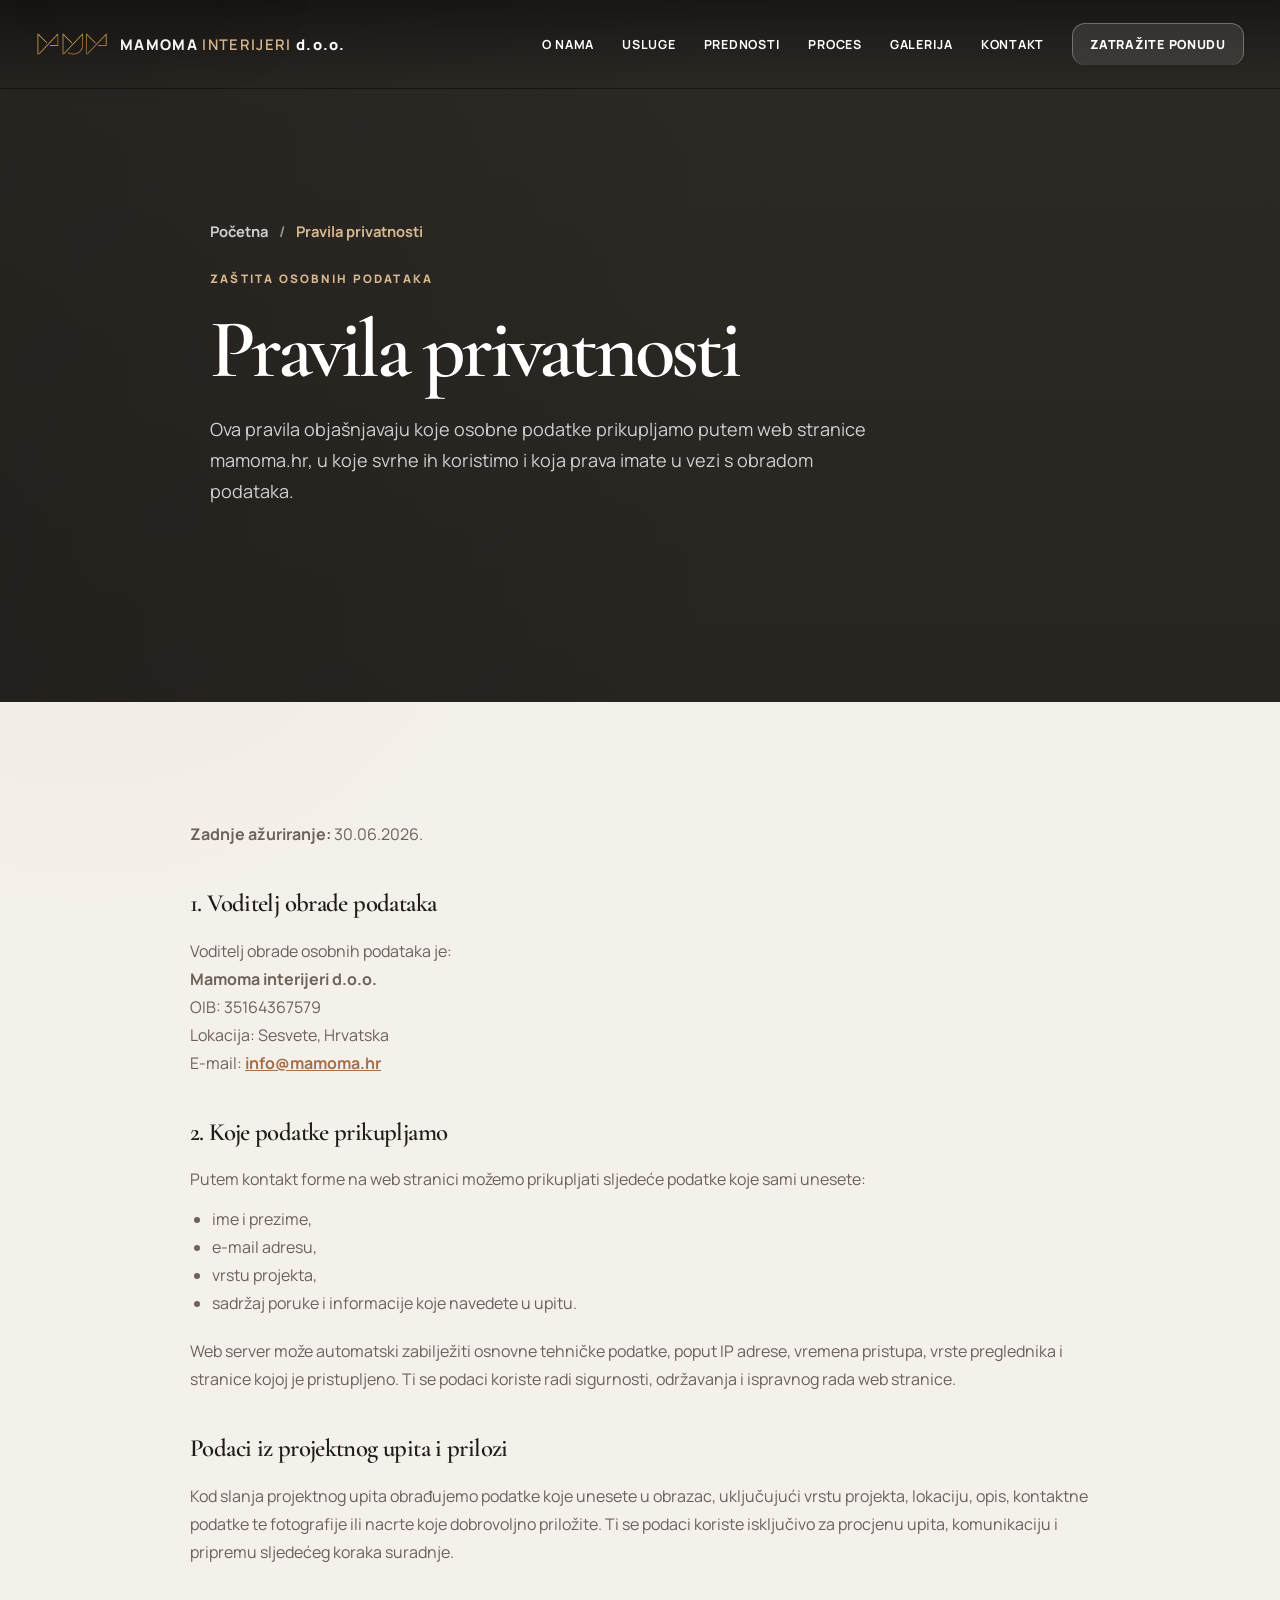
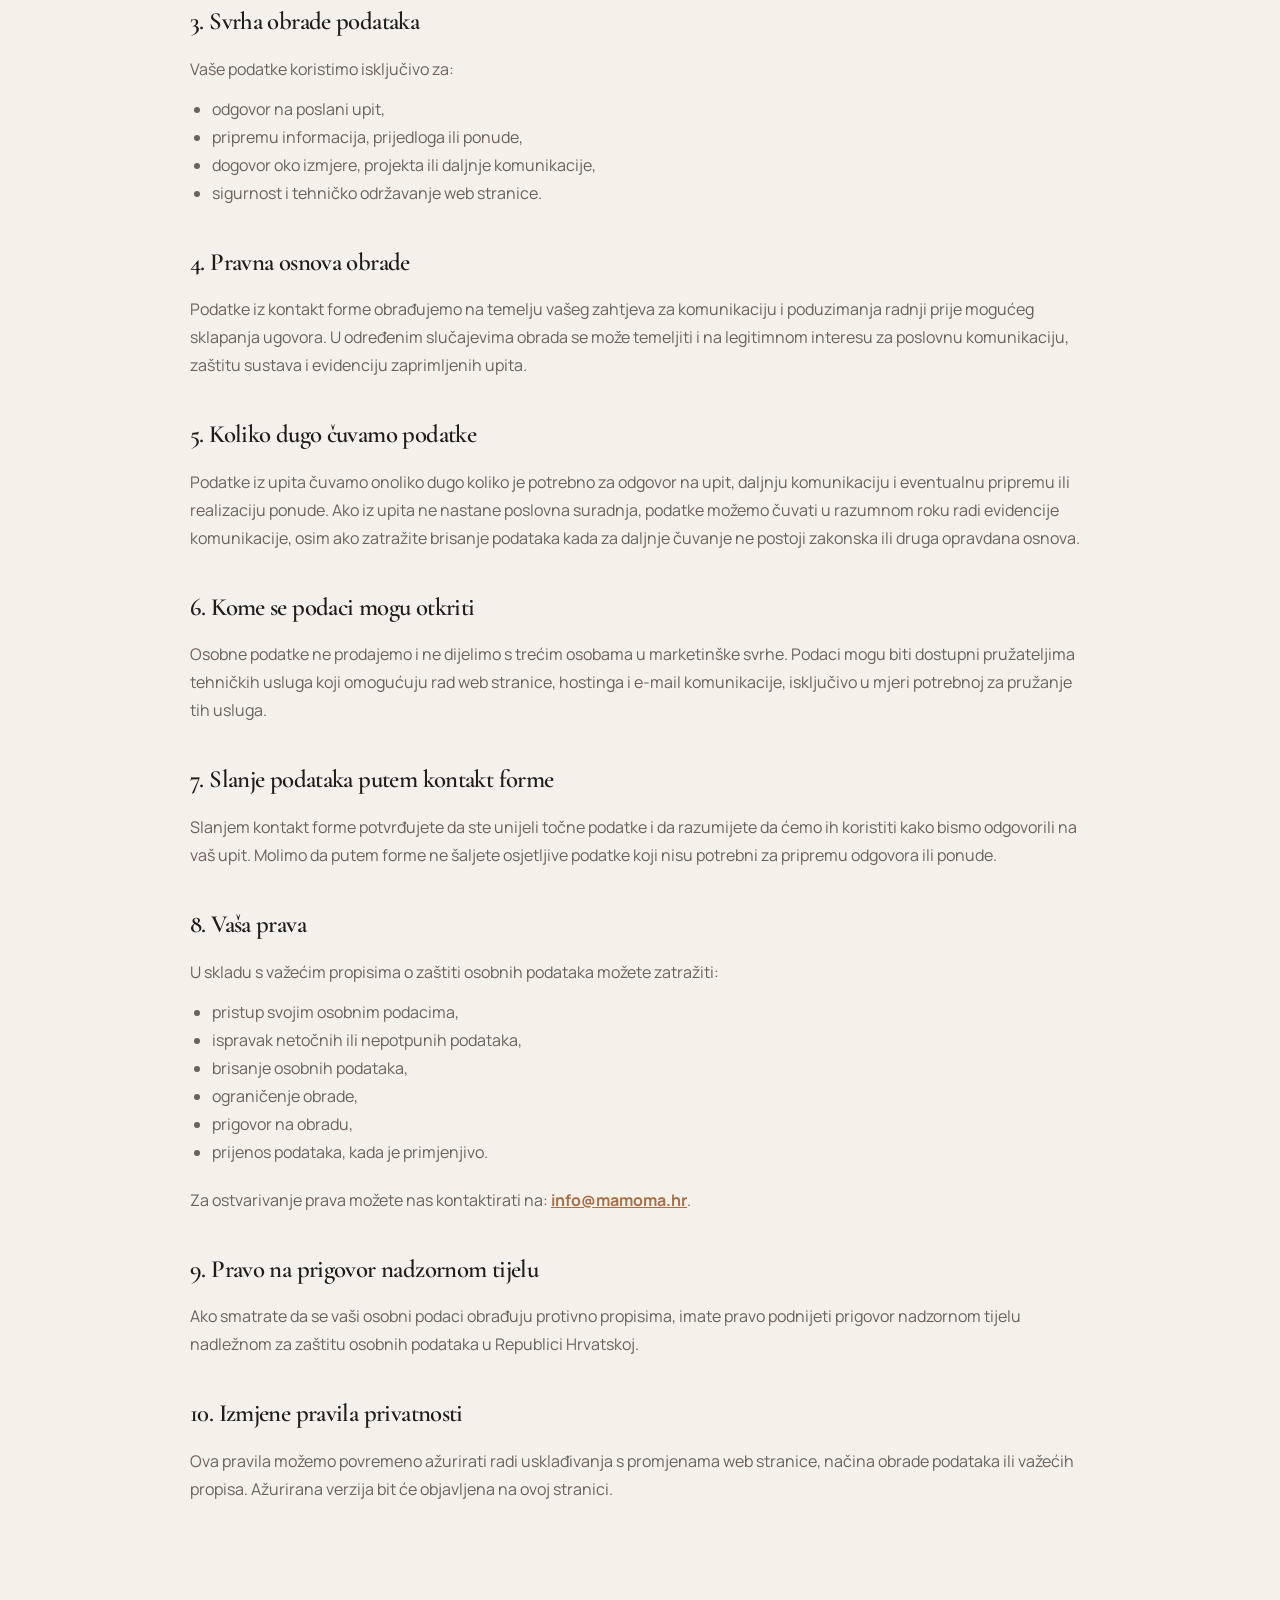
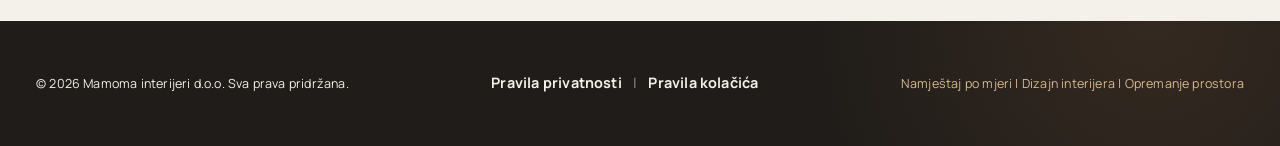
<file: privatnost.html>
<!DOCTYPE html>
<html lang="hr">
<head>
<meta charset="utf-8"/>
<!-- Responzivnost za mobitele, tablete i računala -->
<meta content="width=device-width, initial-scale=1.0" name="viewport"/>
<!-- Osnovni SEO -->
<title>Pravila privatnosti | Mamoma interijeri d.o.o.</title>
<meta content="Pravila privatnosti web stranice mamoma.hr. Informacije o obradi osobnih podataka prikupljenih putem kontakt forme." name="description"/>
<meta content="Mamoma interijeri d.o.o." name="author"/>
<meta content="index, follow" name="robots"/>
<meta content="hr" name="language"/>
<meta content="#2b2723" name="theme-color"/>
<!-- Canonical URL -->
<link href="https://www.mamoma.hr/privatnost.html" rel="canonical"/>
<!-- Ikone -->
<link href="images/favicon.ico?v=3" rel="icon" sizes="any"/>
<link href="images/favicon-32x32.png?v=3" rel="icon" sizes="32x32" type="image/png"/>
<link href="images/favicon-16x16.png?v=3" rel="icon" sizes="16x16" type="image/png"/>
<link href="images/apple-touch-icon.png?v=3" rel="apple-touch-icon" sizes="180x180"/>
<!-- CSS -->
<link href="css/styles.css" rel="stylesheet"/>
<!-- Tipografija i vizualni refresh -->
<link href="https://fonts.googleapis.com" rel="preconnect"/>
<link crossorigin="" href="https://fonts.gstatic.com" rel="preconnect"/>
<link href="https://fonts.googleapis.com/css2?family=Cormorant+Garamond:ital,wght@0,500;0,600;1,500&amp;family=Manrope:wght@400;500;600;700;800&amp;display=swap" rel="stylesheet"/>
<link href="css/visual-refresh.css?v=2" rel="stylesheet"/><link href="css/cro-enhancements.css?v=5" rel="stylesheet"/>
</head>
<body><a class="skip-link" href="#main-content">Preskoči na glavni sadržaj</a>
<!-- HEADER / NAVIGACIJA -->
<header class="site-header">
<div class="container header-container">
<a aria-label="Mamoma interijeri d.o.o. - početna stranica" class="logo" href="index.html">
<img alt="" class="logo-symbol" src="images/mamoma-symbol.png"/>
<span class="logo-text">
                    MAMOMA <strong>INTERIJERI</strong> <span class="logo-company-type">d.o.o.</span>
</span>
</a>
<button aria-controls="main-navigation" aria-expanded="false" aria-label="Otvori navigacijski meni" class="menu-toggle" type="button">
<span></span>
<span></span>
<span></span>
</button>
<nav aria-label="Glavna navigacija" class="main-nav" id="main-navigation">
<ul>
<li><a href="index.html#o-nama">O nama</a></li>
<li><a href="index.html#usluge">Usluge</a></li>
<li><a href="index.html#prednosti">Prednosti</a></li>
<li><a href="index.html#proces">Proces</a></li>
<li><a href="index.html#galerija">Galerija</a></li>
<li><a href="index.html#kontakt">Kontakt</a></li>
<li class="desktop-nav-cta"><a class="header-cta" data-quote-open="" data-source="header" href="index.html#kontakt">Zatražite ponudu</a></li>
</ul>
<a class="mobile-menu-cta" data-quote-open="" data-source="mobile-menu" href="index.html#kontakt">Zatražite ponudu</a>
</nav>
</div>
</header>
<main id="main-content" tabindex="-1">
<section class="subpage-hero legal-hero" style="--subpage-image: linear-gradient(rgba(43, 39, 35, 0.86), rgba(43, 39, 35, 0.86));">
<div class="container subpage-hero-content">
<nav aria-label="Putanja stranice" class="breadcrumb-on-hero">
<a href="index.html">Početna</a>
<span class="breadcrumb-separator">/</span>
<span class="breadcrumb-current">Pravila privatnosti</span>
</nav>
<p class="hero-subtitle">Zaštita osobnih podataka</p>
<h1>Pravila privatnosti</h1>
<p>
                    Ova pravila objašnjavaju koje osobne podatke prikupljamo putem web stranice
                    mamoma.hr, u koje svrhe ih koristimo i koja prava imate u vezi s obradom podataka.
                </p>
</div>
</section>
<section class="section-padding">
<div class="container legal-content">
<p><strong>Zadnje ažuriranje:</strong> 30.06.2026.</p>
<h2>1. Voditelj obrade podataka</h2>
<p>
                    Voditelj obrade osobnih podataka je:
                </p>
<p>
<strong>Mamoma interijeri d.o.o.</strong><br/>
                    OIB: 35164367579<br/>
                    Lokacija: Sesvete, Hrvatska<br/>
                    E-mail: <a href="mailto:info@mamoma.hr">info@mamoma.hr</a>
</p>
<h2>2. Koje podatke prikupljamo</h2>
<p>
                    Putem kontakt forme na web stranici možemo prikupljati sljedeće podatke koje sami unesete:
                </p>
<ul>
<li>ime i prezime,</li>
<li>e-mail adresu,</li>
<li>vrstu projekta,</li>
<li>sadržaj poruke i informacije koje navedete u upitu.</li>
</ul>
<p>
                    Web server može automatski zabilježiti osnovne tehničke podatke, poput IP adrese,
                    vremena pristupa, vrste preglednika i stranice kojoj je pristupljeno. Ti se podaci koriste
                    radi sigurnosti, održavanja i ispravnog rada web stranice.
                </p><section data-cro-privacy-note=""><h2>Podaci iz projektnog upita i prilozi</h2><p>Kod slanja projektnog upita obrađujemo podatke koje unesete u obrazac, uključujući vrstu projekta, lokaciju, opis, kontaktne podatke te fotografije ili nacrte koje dobrovoljno priložite. Ti se podaci koriste isključivo za procjenu upita, komunikaciju i pripremu sljedećeg koraka suradnje.</p></section>
<h2>3. Svrha obrade podataka</h2>
<p>
                    Vaše podatke koristimo isključivo za:
                </p>
<ul>
<li>odgovor na poslani upit,</li>
<li>pripremu informacija, prijedloga ili ponude,</li>
<li>dogovor oko izmjere, projekta ili daljnje komunikacije,</li>
<li>sigurnost i tehničko održavanje web stranice.</li>
</ul>
<h2>4. Pravna osnova obrade</h2>
<p>
                    Podatke iz kontakt forme obrađujemo na temelju vašeg zahtjeva za komunikaciju i poduzimanja
                    radnji prije mogućeg sklapanja ugovora. U određenim slučajevima obrada se može temeljiti i
                    na legitimnom interesu za poslovnu komunikaciju, zaštitu sustava i evidenciju zaprimljenih upita.
                </p>
<h2>5. Koliko dugo čuvamo podatke</h2>
<p>
                    Podatke iz upita čuvamo onoliko dugo koliko je potrebno za odgovor na upit, daljnju komunikaciju
                    i eventualnu pripremu ili realizaciju ponude. Ako iz upita ne nastane poslovna suradnja, podatke
                    možemo čuvati u razumnom roku radi evidencije komunikacije, osim ako zatražite brisanje podataka
                    kada za daljnje čuvanje ne postoji zakonska ili druga opravdana osnova.
                </p>
<h2>6. Kome se podaci mogu otkriti</h2>
<p>
                    Osobne podatke ne prodajemo i ne dijelimo s trećim osobama u marketinške svrhe.
                    Podaci mogu biti dostupni pružateljima tehničkih usluga koji omogućuju rad web stranice,
                    hostinga i e-mail komunikacije, isključivo u mjeri potrebnoj za pružanje tih usluga.
                </p>
<h2>7. Slanje podataka putem kontakt forme</h2>
<p>
                    Slanjem kontakt forme potvrđujete da ste unijeli točne podatke i da razumijete da ćemo ih
                    koristiti kako bismo odgovorili na vaš upit. Molimo da putem forme ne šaljete osjetljive
                    podatke koji nisu potrebni za pripremu odgovora ili ponude.
                </p>
<h2>8. Vaša prava</h2>
<p>
                    U skladu s važećim propisima o zaštiti osobnih podataka možete zatražiti:
                </p>
<ul>
<li>pristup svojim osobnim podacima,</li>
<li>ispravak netočnih ili nepotpunih podataka,</li>
<li>brisanje osobnih podataka,</li>
<li>ograničenje obrade,</li>
<li>prigovor na obradu,</li>
<li>prijenos podataka, kada je primjenjivo.</li>
</ul>
<p>
                    Za ostvarivanje prava možete nas kontaktirati na:
                    <a href="mailto:info@mamoma.hr">info@mamoma.hr</a>.
                </p>
<h2>9. Pravo na prigovor nadzornom tijelu</h2>
<p>
                    Ako smatrate da se vaši osobni podaci obrađuju protivno propisima, imate pravo podnijeti
                    prigovor nadzornom tijelu nadležnom za zaštitu osobnih podataka u Republici Hrvatskoj.
                </p>
<h2>10. Izmjene pravila privatnosti</h2>
<p>
                    Ova pravila možemo povremeno ažurirati radi usklađivanja s promjenama web stranice,
                    načina obrade podataka ili važećih propisa. Ažurirana verzija bit će objavljena na ovoj stranici.
                </p>
</div>
</section>
</main>
<!-- FOOTER -->
<footer class="site-footer">
<div class="container footer-container">
<p>© 2026 Mamoma interijeri d.o.o. Sva prava pridržana.</p>
<p class="footer-links">
<a href="privatnost.html">Pravila privatnosti</a>
<span aria-hidden="true">|</span>
<a href="kolacici.html">Pravila kolačića</a>
</p>
<p>Namještaj po mjeri | Dizajn interijera | Opremanje prostora</p>
</div>
</footer>
<script defer="" src="js/site.js?v=5"></script></body>
</html>
</file>
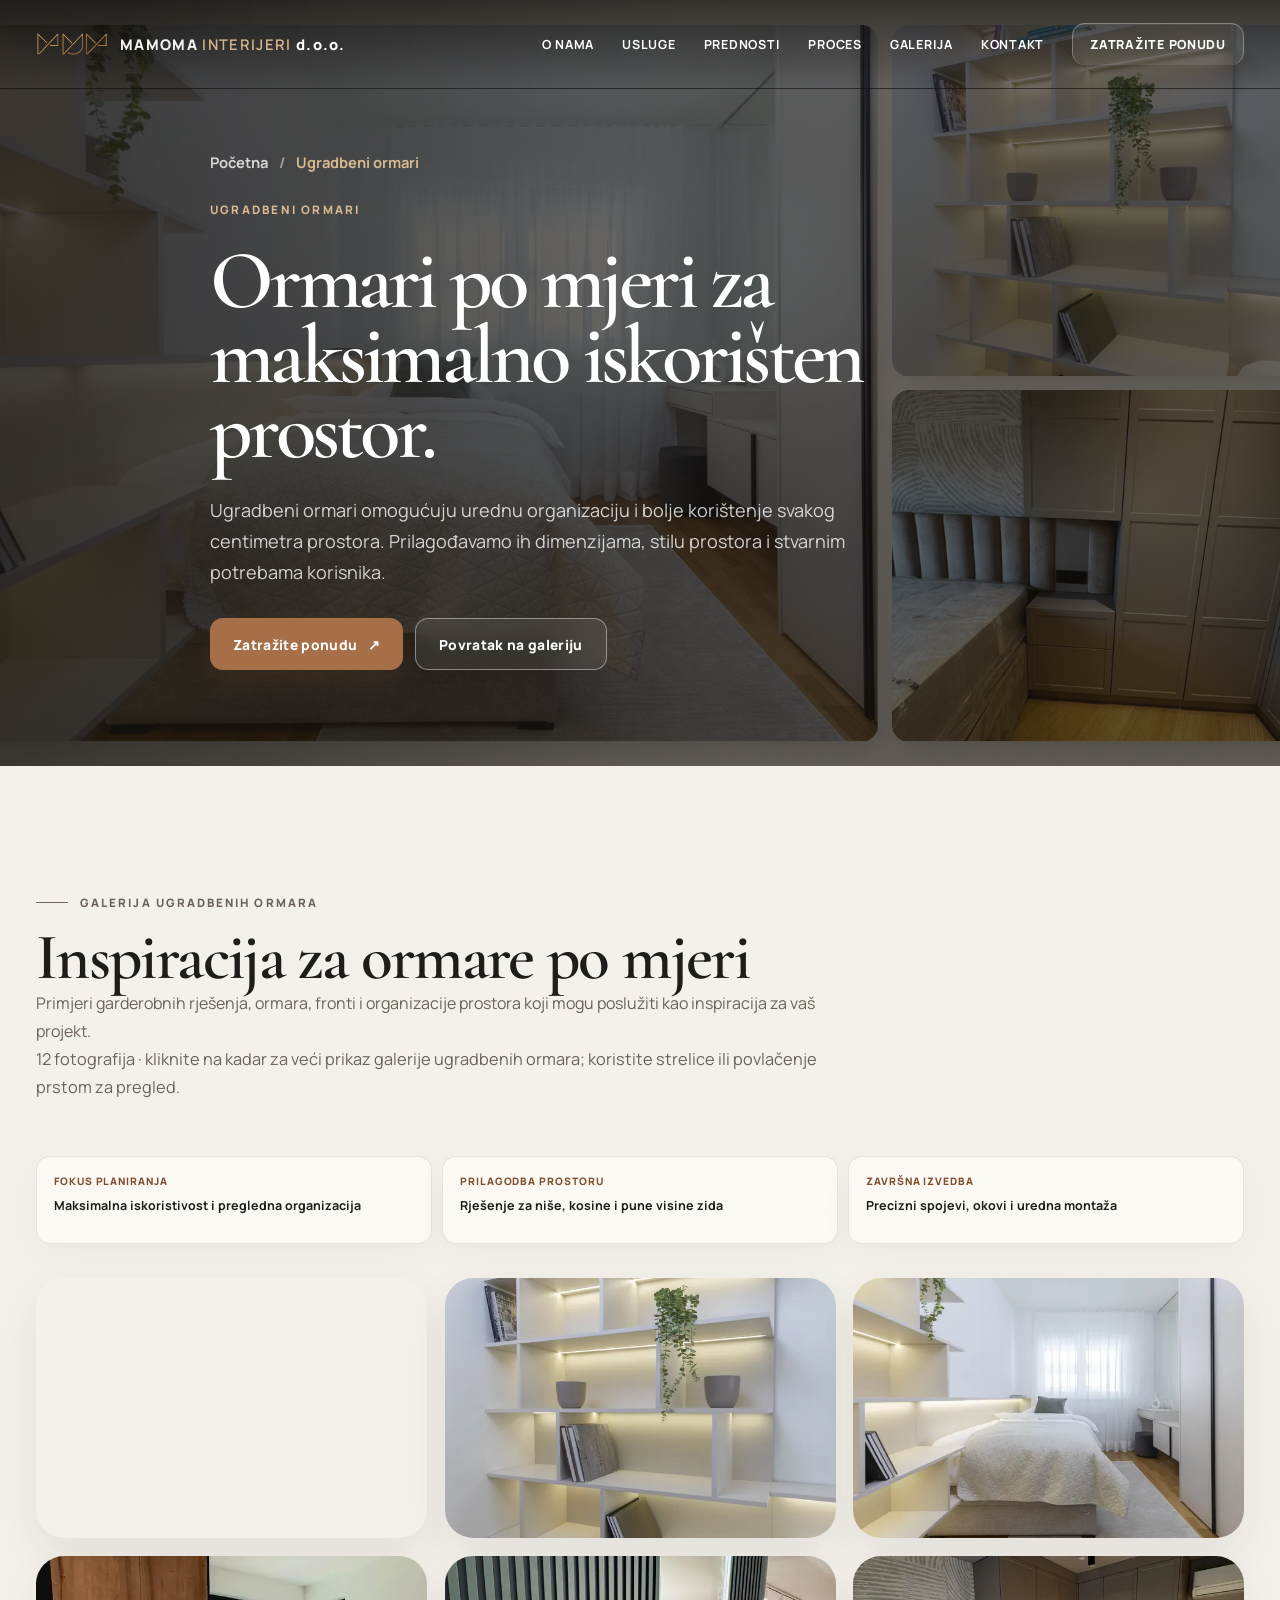
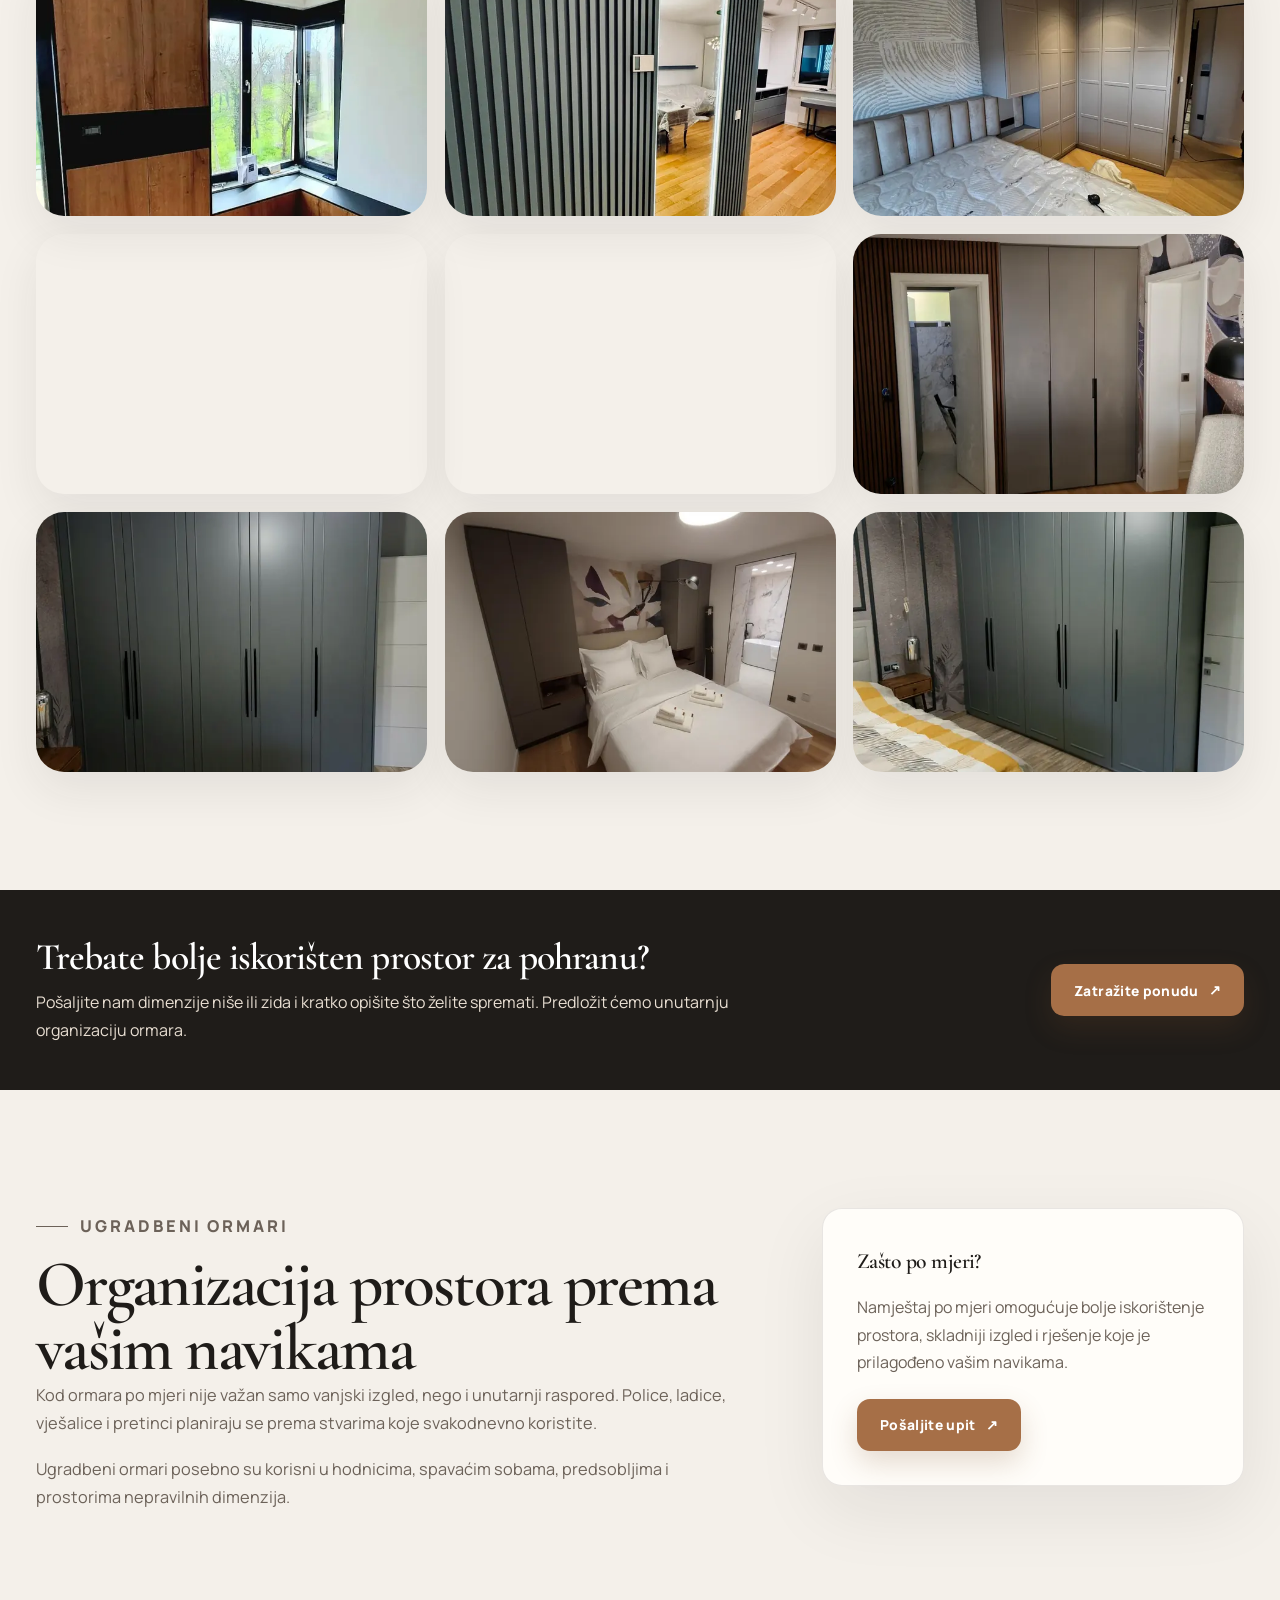
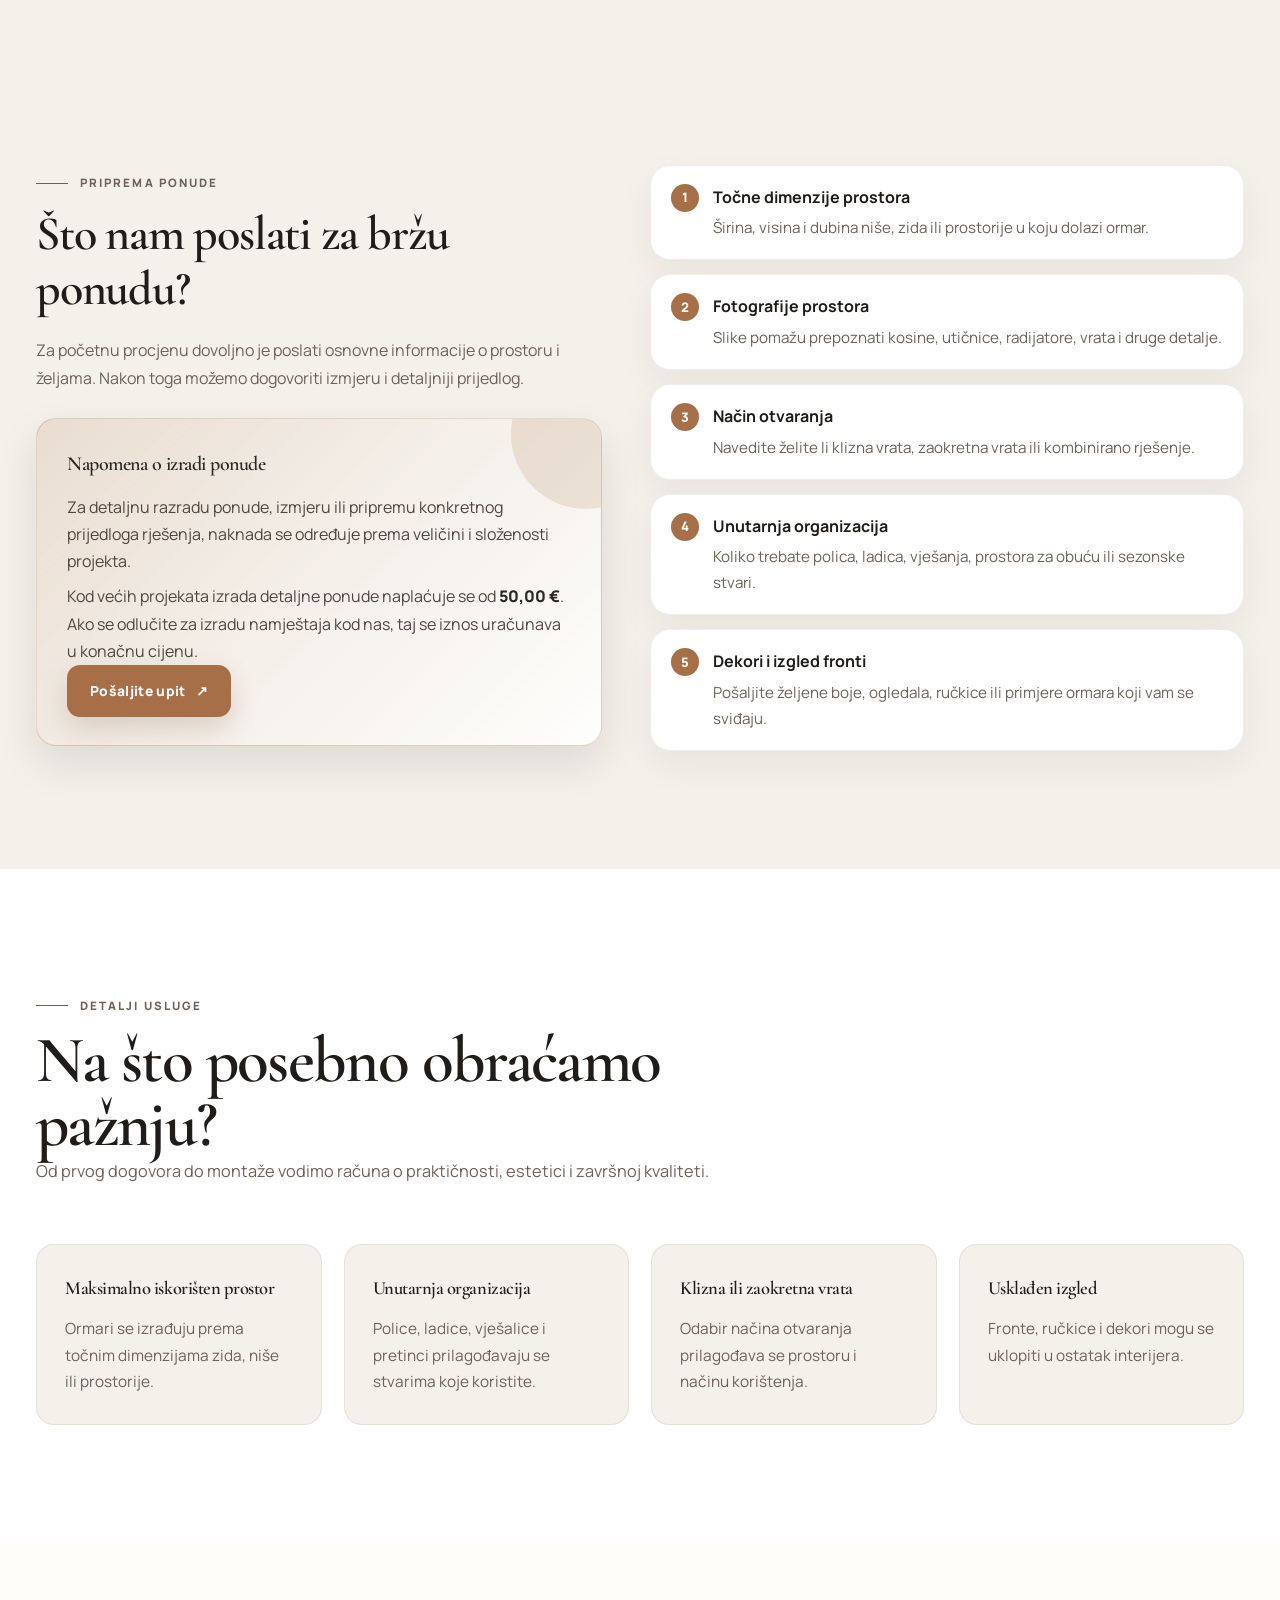
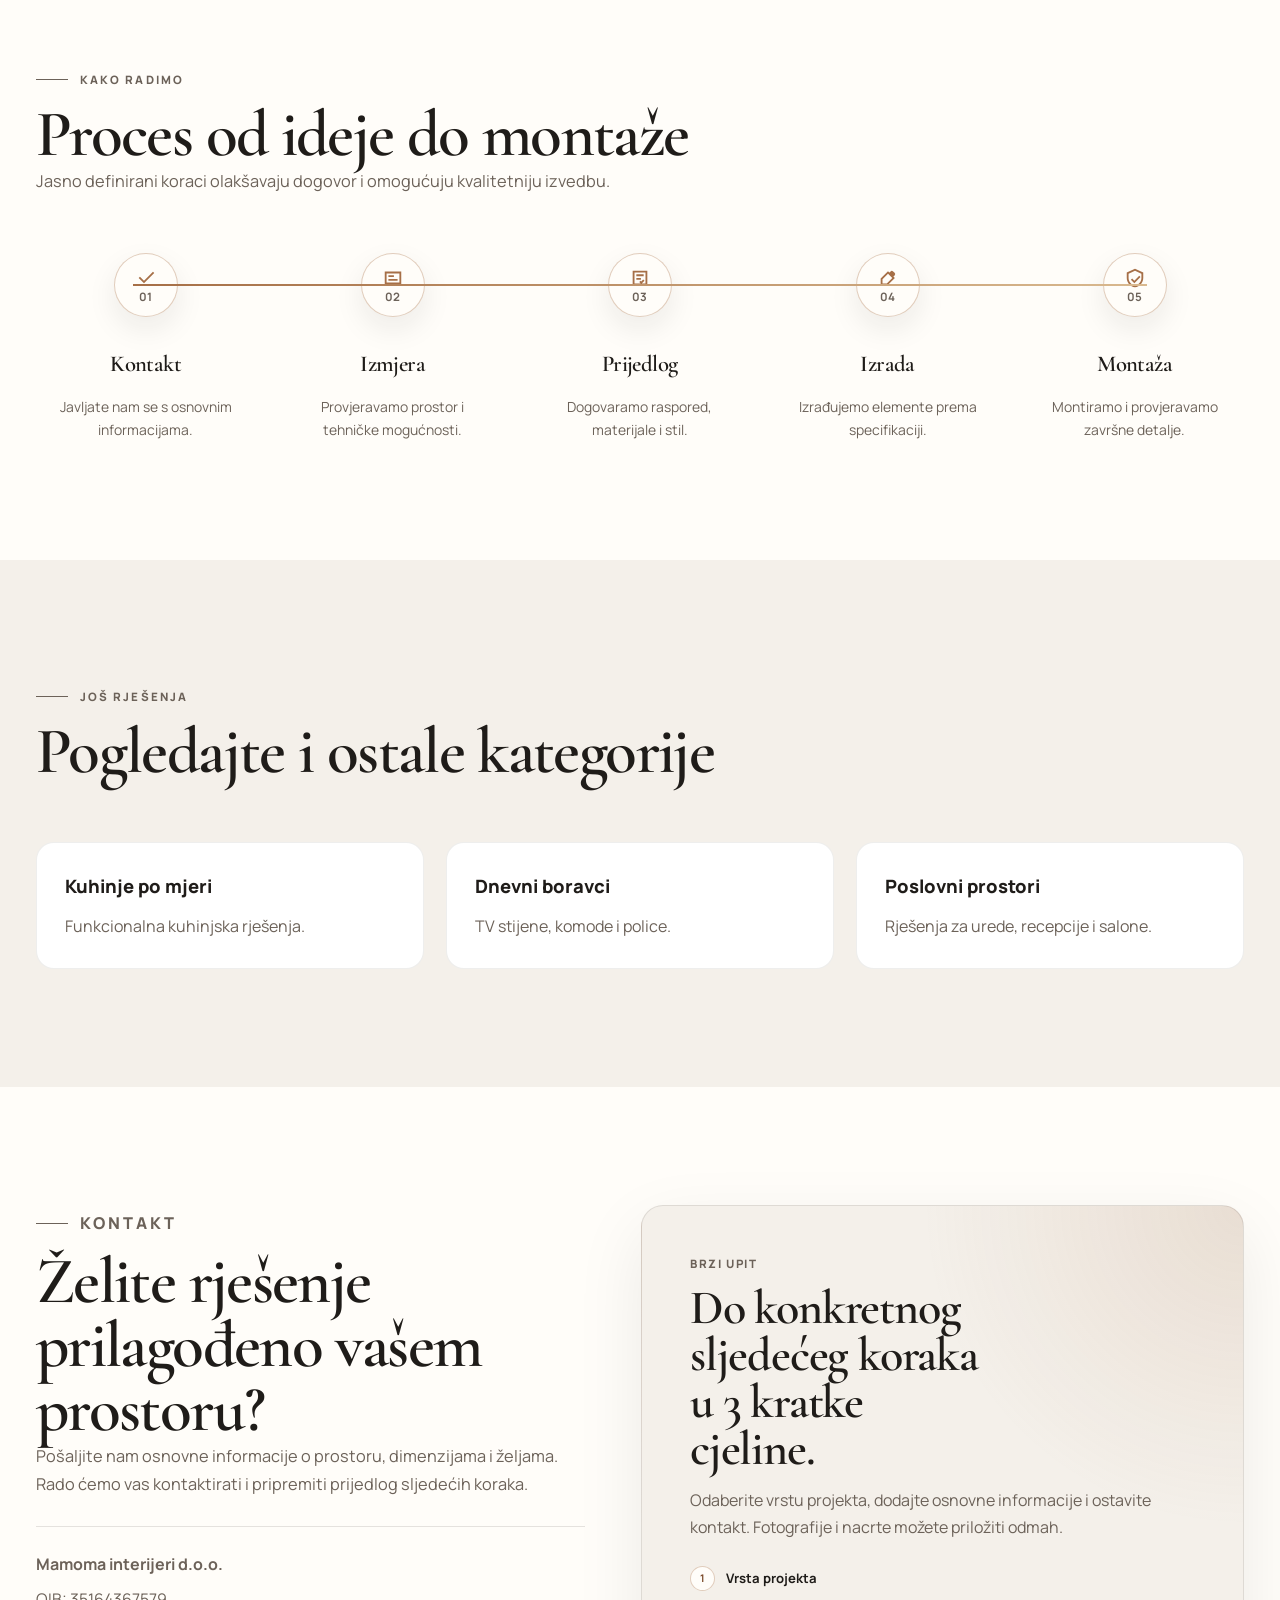
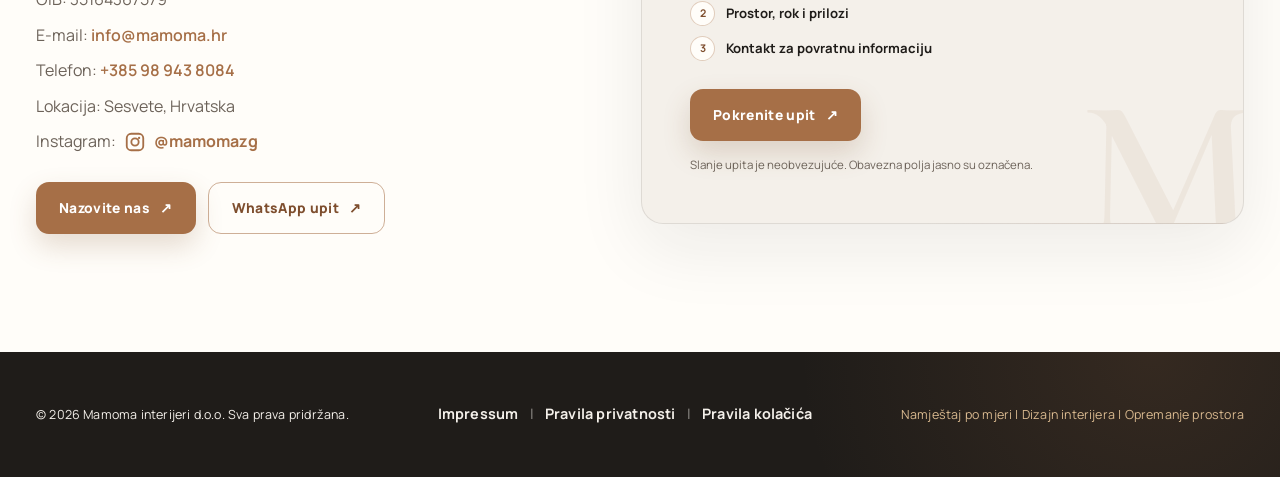
<file: ugradbeni-ormari.html>
<!DOCTYPE html>
<html lang="hr">
<head>
<meta charset="utf-8"/>
<!-- Responzivnost za mobitele, tablete i računala -->
<meta content="width=device-width, initial-scale=1.0" name="viewport"/>
<!-- Osnovni SEO -->
<title>Ugradbeni ormari po mjeri Zagreb i Sesvete | Mamoma interijeri d.o.o.</title>
<meta content="Izrada ugradbenih ormara po mjeri za hodnike, spavaće sobe i predsoblja. Klizna vrata, police, ladice i maksimalno iskorišten prostor." name="description"/>
<meta content="ugradbeni ormari, ormari po mjeri, ugradbeni ormari Zagreb, ormari Sesvete, klizni ormari, garderobni ormari, Mamoma interijeri" name="keywords"/>
<meta content="Mamoma interijeri d.o.o." name="author"/>
<meta content="index, follow, max-image-preview:large" name="robots"/>
<meta content="hr" name="language"/>
<meta content="#2b2723" name="theme-color"/>
<!-- Canonical URL -->
<link href="https://www.mamoma.hr/ugradbeni-ormari.html" rel="canonical"/>
<!-- Hreflang za hrvatsku verziju stranice -->
<link href="https://www.mamoma.hr/ugradbeni-ormari.html" hreflang="hr-HR" rel="alternate"/>
<link href="https://www.mamoma.hr/ugradbeni-ormari.html" hreflang="x-default" rel="alternate"/>
<!-- Open Graph za Facebook, WhatsApp, LinkedIn i ostale platforme -->
<meta content="hr_HR" property="og:locale"/>
<meta content="website" property="og:type"/>
<meta content="Ugradbeni ormari po mjeri Zagreb i Sesvete | Mamoma interijeri" property="og:title"/>
<meta content="Izrada ugradbenih ormara po mjeri za hodnike, spavaće sobe i predsoblja. Klizna vrata, police, ladice i maksimalno iskorišten prostor." property="og:description"/>
<meta content="https://www.mamoma.hr/ugradbeni-ormari.html" property="og:url"/>
<meta content="Mamoma interijeri d.o.o." property="og:site_name"/>
<meta content="https://www.mamoma.hr/images/mamoma-og-image.jpg" property="og:image"/>
<meta content="Ugradbeni ormari po mjeri Zagreb i Sesvete | Mamoma interijeri" property="og:image:alt"/>
<meta content="1200" property="og:image:width"/>
<meta content="630" property="og:image:height"/>
<!-- Twitter/X kartica za dijeljenje linka -->
<meta content="summary_large_image" name="twitter:card"/>
<meta content="Ugradbeni ormari po mjeri Zagreb i Sesvete | Mamoma interijeri" name="twitter:title"/>
<meta content="Izrada ugradbenih ormara po mjeri za hodnike, spavaće sobe i predsoblja. Klizna vrata, police, ladice i maksimalno iskorišten prostor." name="twitter:description"/>
<meta content="https://www.mamoma.hr/images/mamoma-og-image.jpg" name="twitter:image"/>
<!-- Ikone -->
<link href="images/favicon.ico?v=3" rel="icon" sizes="any"/>
<link href="images/favicon-32x32.png?v=3" rel="icon" sizes="32x32" type="image/png"/>
<link href="images/favicon-16x16.png?v=3" rel="icon" sizes="16x16" type="image/png"/>
<link href="images/apple-touch-icon.png?v=3" rel="apple-touch-icon" sizes="180x180"/>
<!-- CSS -->
<link href="css/styles.css" rel="stylesheet"/>
<!-- Tipografija i vizualni refresh -->
<link href="https://fonts.googleapis.com" rel="preconnect"/>
<link crossorigin="" href="https://fonts.gstatic.com" rel="preconnect"/>
<link href="https://fonts.googleapis.com/css2?family=Cormorant+Garamond:ital,wght@0,500;0,600;1,500&amp;family=Manrope:wght@400;500;600;700;800&amp;display=swap" rel="stylesheet"/>
<link href="css/visual-refresh.css?v=2" rel="stylesheet"/><link href="css/cro-enhancements.css?v=5" rel="stylesheet"/>
<!-- Strukturirani podaci za Google i druge tražilice -->
<script type="application/ld+json">
{
        "@context": "https://schema.org",
        "@type": "HomeAndConstructionBusiness",
        "@id": "https://www.mamoma.hr/#business",
        "name": "Mamoma interijeri d.o.o.",
        "alternateName": "Mamoma interijeri",
        "url": "https://www.mamoma.hr/",
        "logo": "https://www.mamoma.hr/images/mamoma-logo.png",
        "image": "https://www.mamoma.hr/images/mamoma-og-image.jpg",
        "description": "Mamoma interijeri d.o.o. izrađuje namještaj po mjeri, kuhinje, ugradbene ormare, TV stijene, 3D dizajn interijera i oprema stambene, apartmanske i poslovne prostore.",
        "slogan": "Prostori oblikovani prema vašem načinu života",
        "telephone": "+385989438084",
        "email": "info@mamoma.hr",
        "priceRange": "€€",
        "identifier": {
                "@type": "PropertyValue",
                "name": "OIB",
                "value": "35164367579"
        },
        "address": {
                "@type": "PostalAddress",
                "addressLocality": "Sesvete",
                "addressRegion": "Grad Zagreb",
                "addressCountry": "HR"
        },
        "areaServed": [
                {
                        "@type": "City",
                        "name": "Zagreb"
                },
                {
                        "@type": "City",
                        "name": "Sesvete"
                },
                {
                        "@type": "Country",
                        "name": "Hrvatska"
                }
        ],
        "sameAs": [
                "https://www.instagram.com/mamomazg/"
        ],
        "hasOfferCatalog": {
                "@type": "OfferCatalog",
                "name": "Usluge Mamoma interijeri",
                "itemListElement": [
                        {
                                "@type": "Offer",
                                "itemOffered": {
                                        "@type": "Service",
                                        "name": "Kuhinje po mjeri",
                                        "description": "Planiranje, izrada i montaža kuhinja po mjeri."
                                }
                        },
                        {
                                "@type": "Offer",
                                "itemOffered": {
                                        "@type": "Service",
                                        "name": "Ugradbeni ormari po mjeri",
                                        "description": "Izrada ormara po mjeri za maksimalno iskorišten prostor."
                                }
                        },
                        {
                                "@type": "Offer",
                                "itemOffered": {
                                        "@type": "Service",
                                        "name": "Dnevni boravci po mjeri",
                                        "description": "TV stijene, komode, police i namještaj za dnevne boravke."
                                }
                        },
                        {
                                "@type": "Offer",
                                "itemOffered": {
                                        "@type": "Service",
                                        "name": "Namještaj za poslovne prostore",
                                        "description": "Namještaj po mjeri za urede, recepcije, salone i poslovne prostore."
                                }
                        }
                ]
        }
}
    </script>
<script type="application/ld+json">
{
        "@context": "https://schema.org",
        "@type": "Service",
        "name": "Ugradbeni ormari po mjeri",
        "serviceType": "Izrada ugradbenih ormara po mjeri",
        "provider": {
                "@id": "https://www.mamoma.hr/#business"
        },
        "areaServed": [
                {
                        "@type": "City",
                        "name": "Zagreb"
                },
                {
                        "@type": "City",
                        "name": "Sesvete"
                },
                {
                        "@type": "Country",
                        "name": "Hrvatska"
                }
        ],
        "url": "https://www.mamoma.hr/ugradbeni-ormari.html",
        "description": "Izrada ugradbenih ormara po mjeri za hodnike, spavaće sobe i predsoblja. Klizna vrata, police, ladice i maksimalno iskorišten prostor."
}
    </script>
<script type="application/ld+json">
{
        "@context": "https://schema.org",
        "@type": "BreadcrumbList",
        "itemListElement": [
                {
                        "@type": "ListItem",
                        "position": 1,
                        "name": "Početna",
                        "item": "https://www.mamoma.hr/"
                },
                {
                        "@type": "ListItem",
                        "position": 2,
                        "name": "Ugradbeni ormari",
                        "item": "https://www.mamoma.hr/ugradbeni-ormari.html"
                }
        ]
}
    </script>
</head>
<body data-project-type="ormari"><a class="skip-link" href="#main-content">Preskoči na glavni sadržaj</a>
<!-- HEADER / NAVIGACIJA -->
<header class="site-header">
<div class="container header-container">
<!-- Logo tvrtke -->
<a aria-label="Mamoma interijeri d.o.o. - početna stranica" class="logo" href="index.html">
<img alt="" class="logo-symbol" src="images/mamoma-symbol.png"/>
<span class="logo-text">
                    MAMOMA <strong>INTERIJERI</strong> <span class="logo-company-type">d.o.o.</span>
</span>
</a>
<!-- Gumb za mobilni meni -->
<button aria-controls="main-navigation" aria-expanded="false" aria-label="Otvori navigacijski meni" class="menu-toggle" type="button">
<span></span>
<span></span>
<span></span>
</button>
<!-- Glavna navigacija -->
<nav aria-label="Glavna navigacija" class="main-nav" id="main-navigation">
<ul>
<li><a href="index.html#o-nama">O nama</a></li>
<li><a href="index.html#usluge">Usluge</a></li>
<li><a href="index.html#prednosti">Prednosti</a></li>
<li><a href="index.html#proces">Proces</a></li>
<li><a href="index.html#galerija">Galerija</a></li>
<li><a href="index.html#kontakt">Kontakt</a></li>
<li class="desktop-nav-cta"><a class="header-cta" data-project-type="ormari" data-quote-open="" data-source="header" href="#kontakt">Zatražite ponudu</a></li>
</ul>
<a class="mobile-menu-cta" data-project-type="ormari" data-quote-open="" data-source="mobile-menu" href="#kontakt">Zatražite ponudu</a>
</nav>
</div>
</header>
<!-- GLAVNI SADRŽAJ -->
<main id="main-content" tabindex="-1">
<!-- HERO PODSTRANICE -->
<section class="subpage-hero ormari-hero">
<div class="container subpage-hero-content">
<nav aria-label="Putanja stranice" class="breadcrumb-on-hero">
<a href="index.html">Početna</a>
<span class="breadcrumb-separator">/</span>
<span class="breadcrumb-current">Ugradbeni ormari</span>
</nav>
<p class="hero-subtitle">Ugradbeni ormari</p>
<h1>Ormari po mjeri za maksimalno iskorišten prostor.</h1>
<p>
                    Ugradbeni ormari omogućuju urednu organizaciju i bolje korištenje svakog centimetra prostora. Prilagođavamo ih dimenzijama, stilu prostora i stvarnim potrebama korisnika.
                </p>
<div class="hero-actions">
<a class="btn-primary" data-project-type="ormari" data-quote-open="" data-source="hero" href="#kontakt">Zatražite ponudu</a>
<a class="btn-secondary" href="index.html#galerija">Povratak na galeriju</a>
</div>
</div>
</section>
<!-- GALERIJA -->
<section class="project-gallery section-padding">
<div class="container">
<div class="section-heading">
<p class="section-label">Galerija ugradbenih ormara</p>
<h2>Inspiracija za ormare po mjeri</h2>
<p>
                        Primjeri garderobnih rješenja, ormara, fronti i organizacije prostora koji mogu poslužiti kao inspiracija za vaš projekt.
                    </p>
<p class="project-gallery-hint">12 fotografija · kliknite na kadar za veći prikaz galerije ugradbenih ormara; koristite strelice ili povlačenje prstom za pregled.</p></div>
<div aria-label="Sažetak pristupa projektu" class="project-gallery-summary"><div><small>Fokus planiranja</small><strong>Maksimalna iskoristivost i pregledna organizacija</strong></div><div><small>Prilagodba prostoru</small><strong>Rješenje za niše, kosine i pune visine zida</strong></div><div><small>Završna izvedba</small><strong>Precizni spojevi, okovi i uredna montaža</strong></div></div><div class="project-gallery-grid">
<button aria-label="Otvori sliku ugradbenog ormara 1" class="project-gallery-item" data-full="images/optimized/ormari/01_ormari-1440.webp" data-gallery-index="0" type="button">
<img alt="Ugradbeni ormar po mjeri s elegantnim frontama i maksimalno iskorištenim prostorom" decoding="async" height="1600" loading="lazy" sizes="(max-width: 600px) 50vw, (max-width: 1000px) 33vw, 25vw" src="images/optimized/ormari/01_ormari-960.webp" srcset="images/optimized/ormari/01_ormari-640.webp 640w, images/optimized/ormari/01_ormari-960.webp 960w, images/optimized/ormari/01_ormari-1440.webp 1200w" width="1200"/>
</button>
<button aria-label="Otvori sliku ugradbenog ormara 2" class="project-gallery-item" data-full="images/optimized/ormari/02_ormari-1440.webp" data-gallery-index="1" type="button">
<img alt="Ugradbeni ormar po mjeri prilagođen dimenzijama prostora" decoding="async" height="6720" loading="lazy" sizes="(max-width: 600px) 50vw, (max-width: 1000px) 33vw, 25vw" src="images/optimized/ormari/02_ormari-960.webp" srcset="images/optimized/ormari/02_ormari-640.webp 640w, images/optimized/ormari/02_ormari-960.webp 960w, images/optimized/ormari/02_ormari-1440.webp 1440w" width="4480"/>
</button>
<button aria-label="Otvori sliku ugradbenog ormara 3" class="project-gallery-item" data-full="images/optimized/ormari/03_ormari-1440.webp" data-gallery-index="2" type="button">
<img alt="Ormar po mjeri s funkcionalnim rasporedom polica i prostora za pohranu" decoding="async" height="4401" loading="lazy" sizes="(max-width: 600px) 50vw, (max-width: 1000px) 33vw, 25vw" src="images/optimized/ormari/03_ormari-960.webp" srcset="images/optimized/ormari/03_ormari-640.webp 640w, images/optimized/ormari/03_ormari-960.webp 960w, images/optimized/ormari/03_ormari-1440.webp 1440w" width="6404"/>
</button>
<button aria-label="Otvori sliku ugradbenog ormara 4" class="project-gallery-item" data-full="images/optimized/ormari/04_ormari-1440.webp" data-gallery-index="3" type="button">
<img alt="Moderan ugradbeni ormar s čistim linijama i skladnim dizajnom" decoding="async" height="888" loading="lazy" sizes="(max-width: 600px) 50vw, (max-width: 1000px) 33vw, 25vw" src="images/optimized/ormari/04_ormari-960.webp" srcset="images/optimized/ormari/04_ormari-640.webp 640w, images/optimized/ormari/04_ormari-960.webp 888w, images/optimized/ormari/04_ormari-1440.webp 888w" width="888"/>
</button>
<button aria-label="Otvori sliku ugradbenog ormara 5" class="project-gallery-item" data-full="images/optimized/ormari/05_ormari-1440.webp" data-gallery-index="4" type="button">
<img alt="Ugradbeni ormar po mjeri za bolju organizaciju doma" decoding="async" height="1600" loading="lazy" sizes="(max-width: 600px) 50vw, (max-width: 1000px) 33vw, 25vw" src="images/optimized/ormari/05_ormari-960.webp" srcset="images/optimized/ormari/05_ormari-640.webp 640w, images/optimized/ormari/05_ormari-960.webp 960w, images/optimized/ormari/05_ormari-1440.webp 1200w" width="1200"/>
</button>
<button aria-label="Otvori sliku ugradbenog ormara 6" class="project-gallery-item" data-full="images/optimized/ormari/06_ormari-1440.webp" data-gallery-index="5" type="button">
<img alt="Detalj ormara po mjeri s kvalitetnom završnom obradom" decoding="async" height="1600" loading="lazy" sizes="(max-width: 600px) 50vw, (max-width: 1000px) 33vw, 25vw" src="images/optimized/ormari/06_ormari-960.webp" srcset="images/optimized/ormari/06_ormari-640.webp 640w, images/optimized/ormari/06_ormari-960.webp 960w, images/optimized/ormari/06_ormari-1440.webp 1200w" width="1200"/>
</button>
<button aria-label="Otvori sliku ugradbenog ormara 7" class="project-gallery-item" data-full="images/optimized/ormari/07_ormari-1440.webp" data-gallery-index="6" type="button">
<img alt="Ormar po mjeri s praktičnim prostorom za odjeću i odlaganje" decoding="async" height="1600" loading="lazy" sizes="(max-width: 600px) 50vw, (max-width: 1000px) 33vw, 25vw" src="images/optimized/ormari/07_ormari-960.webp" srcset="images/optimized/ormari/07_ormari-640.webp 640w, images/optimized/ormari/07_ormari-960.webp 960w, images/optimized/ormari/07_ormari-1440.webp 1200w" width="1200"/>
</button>
<button aria-label="Otvori sliku ugradbenog ormara 8" class="project-gallery-item" data-full="images/optimized/ormari/08_ormari-1440.webp" data-gallery-index="7" type="button">
<img alt="Ugradbeni ormar prilagođen prostoru i svakodnevnim navikama korisnika" decoding="async" height="1200" loading="lazy" sizes="(max-width: 600px) 50vw, (max-width: 1000px) 33vw, 25vw" src="images/optimized/ormari/08_ormari-960.webp" srcset="images/optimized/ormari/08_ormari-640.webp 640w, images/optimized/ormari/08_ormari-960.webp 960w, images/optimized/ormari/08_ormari-1440.webp 1440w" width="1600"/>
</button>
<button aria-label="Otvori sliku ugradbenog ormara 9" class="project-gallery-item" data-full="images/optimized/ormari/09_ormari-1440.webp" data-gallery-index="8" type="button">
<img alt="Namještaj po mjeri za pohranu s urednim i funkcionalnim rasporedom" decoding="async" height="1600" loading="lazy" sizes="(max-width: 600px) 50vw, (max-width: 1000px) 33vw, 25vw" src="images/optimized/ormari/09_ormari-960.webp" srcset="images/optimized/ormari/09_ormari-640.webp 640w, images/optimized/ormari/09_ormari-960.webp 960w, images/optimized/ormari/09_ormari-1440.webp 1200w" width="1200"/>
</button>
<button aria-label="Otvori sliku ugradbenog ormara 9" class="project-gallery-item" data-full="images/optimized/ormari/10_ormari-1440.webp" data-gallery-index="8" type="button">
<img alt="Namještaj po mjeri za pohranu s urednim i funkcionalnim rasporedom" decoding="async" height="1600" loading="lazy" sizes="(max-width: 600px) 50vw, (max-width: 1000px) 33vw, 25vw" src="images/optimized/ormari/10_ormari-960.webp" srcset="images/optimized/ormari/10_ormari-640.webp 640w, images/optimized/ormari/10_ormari-960.webp 960w, images/optimized/ormari/10_ormari-1440.webp 1200w" width="1200"/>
</button>
<button aria-label="Otvori sliku ugradbenog ormara 9" class="project-gallery-item" data-full="images/optimized/ormari/11_ormari-1440.webp" data-gallery-index="8" type="button">
<img alt="Namještaj po mjeri za pohranu s urednim i funkcionalnim rasporedom" decoding="async" height="1200" loading="lazy" sizes="(max-width: 600px) 50vw, (max-width: 1000px) 33vw, 25vw" src="images/optimized/ormari/11_ormari-960.webp" srcset="images/optimized/ormari/11_ormari-640.webp 640w, images/optimized/ormari/11_ormari-960.webp 960w, images/optimized/ormari/11_ormari-1440.webp 1440w" width="1600"/>
</button>
<button aria-label="Otvori sliku ugradbenog ormara 9" class="project-gallery-item" data-full="images/optimized/ormari/12_ormari-1440.webp" data-gallery-index="8" type="button">
<img alt="Namještaj po mjeri za pohranu s urednim i funkcionalnim rasporedom" decoding="async" height="1600" loading="lazy" sizes="(max-width: 600px) 50vw, (max-width: 1000px) 33vw, 25vw" src="images/optimized/ormari/12_ormari-960.webp" srcset="images/optimized/ormari/12_ormari-640.webp 640w, images/optimized/ormari/12_ormari-960.webp 960w, images/optimized/ormari/12_ormari-1440.webp 1200w" width="1200"/>
</button>
</div>
</div>
</section>
<!-- LIGHTBOX ZA GALERIJU -->
<div aria-hidden="true" aria-label="Galerija projekta" aria-modal="true" class="gallery-lightbox" role="dialog" tabindex="-1">
<button aria-label="Zatvori galeriju" class="gallery-lightbox-close" type="button">
                ×
            </button>
<button aria-label="Prethodna slika" class="gallery-lightbox-nav gallery-lightbox-prev" type="button">
                ❮
            </button>
<div class="gallery-lightbox-content">
<img alt="" class="gallery-lightbox-image"/>
<p class="gallery-lightbox-caption"></p>
</div>
<button aria-label="Sljedeća slika" class="gallery-lightbox-nav gallery-lightbox-next" type="button">
                ❯
            </button>
</div>
<!-- MINI CTA NAKON GALERIJE -->
<section class="mini-cta">
<div class="container mini-cta-container">
<div>
<h2>Trebate bolje iskorišten prostor za pohranu?</h2>
<p>Pošaljite nam dimenzije niše ili zida i kratko opišite što želite spremati. Predložit ćemo unutarnju organizaciju ormara.</p>
</div>
<a class="btn-primary" data-project-type="ormari" data-quote-open="" data-source="post-gallery" href="#kontakt">Zatražite ponudu</a>
</div>
</section>
<!-- UVOD I GLAVNE PREDNOSTI -->
<section class="subpage-content section-padding">
<div class="container subpage-layout">
<div class="subpage-main-text">
<p class="section-label">Ugradbeni ormari</p>
<h2>Organizacija prostora prema vašim navikama</h2>
<p>
                        Kod ormara po mjeri nije važan samo vanjski izgled, nego i unutarnji raspored. Police, ladice, vješalice i pretinci planiraju se prema stvarima koje svakodnevno koristite.
                    </p>
<p>
                        Ugradbeni ormari posebno su korisni u hodnicima, spavaćim sobama, predsobljima i prostorima nepravilnih dimenzija.
                    </p>
</div>
<aside class="subpage-side-card">
<h3>Zašto po mjeri?</h3>
<p>
                        Namještaj po mjeri omogućuje bolje iskorištenje prostora,
                        skladniji izgled i rješenje koje je prilagođeno vašim navikama.
                    </p>
<a class="btn-primary" data-project-type="ormari" data-quote-open="" data-source="side-card" href="#kontakt">Pošaljite upit</a>
</aside>
</div>
</section>
<!-- ŠTO NAM POSLATI ZA PONUDU -->
<section class="quote-prep section-padding" id="ponuda">
<div class="container quote-prep-grid">
<div>
<p class="section-label">Priprema ponude</p>
<h2>Što nam poslati za bržu ponudu?</h2>
<p>
						Za početnu procjenu dovoljno je poslati osnovne informacije o prostoru i željama.
						Nakon toga možemo dogovoriti izmjeru i detaljniji prijedlog.
					</p>
<div class="quote-note">
<h3>Napomena o izradi ponude</h3>
<p>
							Za detaljnu razradu ponude, izmjeru ili pripremu konkretnog prijedloga rješenja,
							naknada se određuje prema veličini i složenosti projekta.
						</p>
<p>
							Kod većih projekata izrada detaljne ponude naplaćuje se od
							<strong>50,00 €</strong>. Ako se odlučite za izradu namještaja kod nas,
							taj se iznos uračunava u konačnu cijenu.
						</p>
<a class="btn-primary quote-note-button" data-project-type="ormari" data-quote-open="" data-source="quote-prep" href="#kontakt">Pošaljite upit</a>
</div>
</div>
<div class="quote-checklist">
<div class="quote-checklist-item">
<span>1</span>
<div>
<strong>Točne dimenzije prostora</strong>
<p>Širina, visina i dubina niše, zida ili prostorije u koju dolazi ormar.</p>
</div>
</div>
<div class="quote-checklist-item">
<span>2</span>
<div>
<strong>Fotografije prostora</strong>
<p>Slike pomažu prepoznati kosine, utičnice, radijatore, vrata i druge detalje.</p>
</div>
</div>
<div class="quote-checklist-item">
<span>3</span>
<div>
<strong>Način otvaranja</strong>
<p>Navedite želite li klizna vrata, zaokretna vrata ili kombinirano rješenje.</p>
</div>
</div>
<div class="quote-checklist-item">
<span>4</span>
<div>
<strong>Unutarnja organizacija</strong>
<p>Koliko trebate polica, ladica, vješanja, prostora za obuću ili sezonske stvari.</p>
</div>
</div>
<div class="quote-checklist-item">
<span>5</span>
<div>
<strong>Dekori i izgled fronti</strong>
<p>Pošaljite željene boje, ogledala, ručkice ili primjere ormara koji vam se sviđaju.</p>
</div>
</div>
</div>
</div>
</section>
<!-- DETALJI USLUGE -->
<section class="subpage-features section-padding">
<div class="container">
<div class="section-heading">
<p class="section-label">Detalji usluge</p>
<h2>Na što posebno obraćamo pažnju?</h2>
<p>
                        Od prvog dogovora do montaže vodimo računa o praktičnosti,
                        estetici i završnoj kvaliteti.
                    </p>
</div>
<div class="subpage-feature-grid">
<article class="subpage-feature-card">
<h3>Maksimalno iskorišten prostor</h3>
<p>Ormari se izrađuju prema točnim dimenzijama zida, niše ili prostorije.</p>
</article>
<article class="subpage-feature-card">
<h3>Unutarnja organizacija</h3>
<p>Police, ladice, vješalice i pretinci prilagođavaju se stvarima koje koristite.</p>
</article>
<article class="subpage-feature-card">
<h3>Klizna ili zaokretna vrata</h3>
<p>Odabir načina otvaranja prilagođava se prostoru i načinu korištenja.</p>
</article>
<article class="subpage-feature-card">
<h3>Usklađen izgled</h3>
<p>Fronte, ručkice i dekori mogu se uklopiti u ostatak interijera.</p>
</article>
</div>
</div>
</section>
<!-- PROCES -->
<section class="process section-padding">
<div class="container">
<div class="section-heading">
<p class="section-label">Kako radimo</p>
<h2>Proces od ideje do montaže</h2>
<p>
                        Jasno definirani koraci olakšavaju dogovor i omogućuju
                        kvalitetniju izvedbu.
                    </p>
</div>
<div class="process-grid">
<article class="process-step">
<span class="process-number">
<svg aria-hidden="true" class="process-icon" viewbox="0 0 24 24">
<path d="M21 6.5 9.8 17.7 4 11.9l1.4-1.4 4.4 4.4L19.6 5.1 21 6.5Z"></path>
</svg>
<small>01</small>
</span>
<h3>Kontakt</h3>
<p>Javljate nam se s osnovnim informacijama.</p>
</article>
<article class="process-step">
<span class="process-number">
<svg aria-hidden="true" class="process-icon" viewbox="0 0 24 24">
<path d="M3 5h18v14H3V5Zm2 2v10h14V7H5Zm2 2h6v2H7V9Zm0 4h10v2H7v-2Z"></path>
</svg>
<small>02</small>
</span>
<h3>Izmjera</h3>
<p>Provjeravamo prostor i tehničke mogućnosti.</p>
</article>
<article class="process-step">
<span class="process-number">
<svg aria-hidden="true" class="process-icon" viewbox="0 0 24 24">
<path d="M4 4h16v16H4V4Zm2 2v12h12V6H6Zm2 2h8v2H8V8Zm0 4h5v2H8v-2Zm7.5 1.5 1.4 1.4-3.6 3.6-2.1-2.1 1.4-1.4.7.7 2.2-2.2Z"></path>
</svg>
<small>03</small>
</span>
<h3>Prijedlog</h3>
<p>Dogovaramo raspored, materijale i stil.</p>
</article>
<article class="process-step">
<span class="process-number">
<svg aria-hidden="true" class="process-icon" viewbox="0 0 24 24">
<path d="M4 20v-7.5l8-8 7.5 7.5-8 8H4Zm2-2h4.7l6-6L12 7.3l-6 6V18Zm11.7-7.3L13.3 6.3l1.5-1.5a2 2 0 0 1 2.8 0l1.6 1.6a2 2 0 0 1 0 2.8l-1.5 1.5Z"></path>
</svg>
<small>04</small>
</span>
<h3>Izrada</h3>
<p>Izrađujemo elemente prema specifikaciji.</p>
</article>
<article class="process-step">
<span class="process-number">
<svg aria-hidden="true" class="process-icon" viewbox="0 0 24 24">
<path d="M12 2 3 6v6c0 5 3.8 9.7 9 10 5.2-.3 9-5 9-10V6l-9-4Zm0 2.2L19 7.3V12c0 4-2.8 7.4-7 7.9-4.2-.5-7-3.9-7-7.9V7.3l7-3.1Zm4.6 5.4 1.4 1.4-6.7 6.7-3.8-3.8 1.4-1.4 2.4 2.4 5.3-5.3Z"></path>
</svg>
<small>05</small>
</span>
<h3>Montaža</h3>
<p>Montiramo i provjeravamo završne detalje.</p>
</article>
</div>
</div>
</section>
<!-- POVEZANE STRANICE -->
<section class="related-pages section-padding">
<div class="container">
<div class="section-heading">
<p class="section-label">Još rješenja</p>
<h2>Pogledajte i ostale kategorije</h2>
</div>
<div class="related-grid">
<a class="related-card" href="kuhinje-po-mjeri.html">
<span>Kuhinje po mjeri</span>
<p>Funkcionalna kuhinjska rješenja.</p>
</a>
<a class="related-card" href="dnevni-boravci.html">
<span>Dnevni boravci</span>
<p>TV stijene, komode i police.</p>
</a>
<a class="related-card" href="poslovni-prostori.html">
<span>Poslovni prostori</span>
<p>Rješenja za urede, recepcije i salone.</p>
</a>
</div>
</div>
</section>
<!-- KONTAKT -->
<section class="contact section-padding" id="kontakt">
<div class="container contact-grid">
<div class="contact-info">
<p class="section-label">Kontakt</p>
<h2>Želite rješenje prilagođeno vašem prostoru?</h2>
<p>
                        Pošaljite nam osnovne informacije o prostoru, dimenzijama i željama.
                        Rado ćemo vas kontaktirati i pripremiti prijedlog sljedećih koraka.
                    </p>
<div class="contact-details">
<p><strong>Mamoma interijeri d.o.o.</strong></p>
<p>OIB: 35164367579</p>
<p>E-mail: <a href="mailto:info@mamoma.hr">info@mamoma.hr</a></p>
<p>Telefon: <a href="tel:+385989438084">+385 98 943 8084</a></p>
<p>Lokacija: Sesvete, Hrvatska</p>
<p class="instagram-contact">
<span>Instagram:</span>
<a aria-label="Instagram profil Mamoma interijeri" href="https://www.instagram.com/mamomazg/" rel="noopener noreferrer me" target="_blank">
<svg aria-hidden="true" class="instagram-icon" viewbox="0 0 24 24">
<path d="M7.75 2h8.5A5.76 5.76 0 0 1 22 7.75v8.5A5.76 5.76 0 0 1 16.25 22h-8.5A5.76 5.76 0 0 1 2 16.25v-8.5A5.76 5.76 0 0 1 7.75 2Zm0 2A3.76 3.76 0 0 0 4 7.75v8.5A3.76 3.76 0 0 0 7.75 20h8.5A3.76 3.76 0 0 0 20 16.25v-8.5A3.76 3.76 0 0 0 16.25 4h-8.5Zm8.75 2.25a1.25 1.25 0 1 1 0 2.5 1.25 1.25 0 0 1 0-2.5ZM12 7a5 5 0 1 1 0 10 5 5 0 0 1 0-10Zm0 2a3 3 0 1 0 0 6 3 3 0 0 0 0-6Z"></path>
</svg>
<span>@mamomazg</span>
</a>
</p>
</div>
<div class="contact-actions">
<a class="btn-primary" href="tel:+385989438084">Nazovite nas</a>
<a class="btn-outline" href="https://wa.me/385989438084?text=Pozdrav%2C%20zanima%20me%20ponuda%20za%20ugradbeni%20ormar%20po%20mjeri." rel="noopener noreferrer" target="_blank">
                            WhatsApp upit
                        </a>
</div>
</div>
<!-- Kontakt forma -->
<form action="send-mail.php" class="contact-form" data-project-default="ormari" enctype="multipart/form-data" method="post">
<p class="form-note">Pošaljite osnovne informacije o projektu. Uz uključeni JavaScript otvorit će se kratki upitnik u tri koraka.</p>
<input name="source-page" type="hidden" value="ugradbeni-ormari.html"/>
<div aria-hidden="true" class="form-honeypot">
<label for="ugradbeni-ormari-website">Web stranica</label>
<input autocomplete="off" id="ugradbeni-ormari-website" name="website" tabindex="-1" type="text"/>
</div>
<div class="form-group">
<label for="ugradbeni-ormari-name">Ime i prezime</label>
<input autocomplete="name" id="ugradbeni-ormari-name" name="name" placeholder="Vaše ime" required="" type="text"/>
</div>
<div class="form-group">
<label for="ugradbeni-ormari-email">E-mail adresa</label>
<input autocomplete="email" id="ugradbeni-ormari-email" name="email" placeholder="vasa@email.hr" required="" type="email"/>
</div>
<div class="form-group">
<label for="ugradbeni-ormari-phone">Telefon <small>(neobavezno)</small></label>
<input autocomplete="tel" id="ugradbeni-ormari-phone" inputmode="tel" name="phone" placeholder="+385 9x xxx xxxx" type="tel"/>
</div>
<div class="form-group">
<label for="ugradbeni-ormari-project">Vrsta projekta</label>
<select id="ugradbeni-ormari-project" name="project-type" required=""><option value="">Odaberite vrstu projekta</option><option value="kuhinja">Kuhinja po mjeri</option><option value="dnevni-boravak">Dnevni boravak</option><option selected="" value="ormari">Ugradbeni ormari</option><option value="kupaonice">Kupaonski namještaj</option><option value="poslovni-prostor">Poslovni prostor</option><option value="3d-dizajn">3D dizajn interijera</option><option value="opremanje">Kompletno opremanje prostora</option><option value="ostalo">Ostalo / nisam siguran</option></select>
</div>
<div class="form-group">
<label for="ugradbeni-ormari-location">Grad ili mjesto projekta</label>
<input autocomplete="address-level2" id="ugradbeni-ormari-location" name="location" placeholder="npr. Zagreb, Sesvete" required="" type="text"/>
</div>
<div class="form-group">
<label for="ugradbeni-ormari-message">Opis projekta</label>
<textarea id="ugradbeni-ormari-message" name="message" placeholder="Opišite prostor, želje i ono što vam je najvažnije..." required="" rows="6"></textarea>
</div>
<div class="form-group">
<label for="ugradbeni-ormari-attachments">Fotografije ili PDF nacrt <small>(neobavezno)</small></label>
<input accept=".jpg,.jpeg,.png,.webp,.pdf,image/jpeg,image/png,image/webp,application/pdf" id="ugradbeni-ormari-attachments" multiple="" name="attachments[]" type="file"/>
<small class="form-upload-note">Do 5 datoteka; najviše 5 MB po datoteci i 15 MB ukupno.</small>
</div>
<label class="form-consent">
<input name="privacy-consent" required="" type="checkbox" value="1"/>
<span>Slažem se s obradom podataka radi odgovora na upit. Više informacija nalazi se u <a href="privatnost.html">Pravilima privatnosti</a>.</span>
</label>
<button class="btn-primary" type="submit">Pošalji upit</button>
<p aria-live="polite" class="form-status-message"></p>
</form>
</div>
</section>
</main>
<!-- FOOTER -->
<footer class="site-footer">
<div class="container footer-container">
<p>© 2026 Mamoma interijeri d.o.o. Sva prava pridržana.</p>
<p class="footer-links">
<a href="impressum.html">Impressum</a>
<span aria-hidden="true">|</span>
<a href="privatnost.html">Pravila privatnosti</a>
<span aria-hidden="true">|</span>
<a href="kolacici.html">Pravila kolačića</a>
</p>
<p>Namještaj po mjeri | Dizajn interijera | Opremanje prostora</p>
</div>
</footer>
<!-- Fiksni mobilni gumb za brzi poziv -->
<!-- Skripta za navigaciju, header, floating gumb i galeriju -->
<script defer="" src="js/site.js?v=5"></script></body>
</html>
</file>
<file: css/styles.css>
/* =========================================================
   MAMOMA INTERIJERI - GLAVNI CSS

   Sadržaj:
   01. CSS varijable
   02. Reset i osnovne postavke
   03. Utility klase
   04. Header, logo i navigacija
   05. Hero sekcija
   06. O nama
   07. Usluge
   08. CTA sekcija
   09. Prednosti
   10. Proces rada
   11. Vrste prostora
   12. Specijalizacije
   13. Galerija
   14. Česta pitanja
   15. Kontakt
   16. Premium hover detalj za kartice
   17. Footer
   18. Mobilni floating gumb
   19. Responzivnost
   ========================================================= */


/* =========================================================
   01. CSS VARIJABLE
   ========================================================= */

:root {
    --color-dark: #2b2723;
    --color-dark-menu: #111722;
    --color-bg: #f8f4ef;
    --color-white: #ffffff;
    --color-text-muted: #5f554c;
    --color-gold: #9b6b43;
    --color-gold-light: #d8b98f;
    --color-gold-dark: #7b5131;

    --shadow-soft: 0 20px 60px rgba(43, 39, 35, 0.08);
    --shadow-card: 0 24px 60px rgba(43, 39, 35, 0.12);

    --radius-small: 14px;
    --radius-medium: 22px;
    --radius-large: 24px;
    --container-width: 1120px;
}


/* =========================================================
   02. RESET I OSNOVNE POSTAVKE
   ========================================================= */

* {
    margin: 0;
    padding: 0;
    box-sizing: border-box;
}

html {
    scroll-behavior: smooth;
}

body {
    font-family: Arial, Helvetica, sans-serif;
    color: var(--color-dark);
    background-color: var(--color-bg);
    line-height: 1.6;
}

img,
svg {
    max-width: 100%;
}


/* =========================================================
   03. UTILITY KLASE
   ========================================================= */

.container {
    width: min(var(--container-width), 90%);
    margin: 0 auto;
}

.section-padding {
    padding: 90px 0;
}

.section-label {
    color: var(--color-gold);
    text-transform: uppercase;
    letter-spacing: 2px;
    font-size: 0.8rem;
    font-weight: 700;
    margin-bottom: 12px;
}

.section-heading {
    max-width: 720px;
    margin-bottom: 46px;
}

.section-heading h2,
.about h2,
.contact-info h2 {
    font-size: clamp(2rem, 4vw, 3rem);
    line-height: 1.15;
    margin-bottom: 22px;
    color: var(--color-dark);
}

.section-heading p {
    color: var(--color-text-muted);
}

.btn-primary {
    display: inline-block;
    border: none;
    cursor: pointer;
    text-decoration: none;
    background-color: var(--color-gold);
    color: var(--color-white);
    padding: 15px 28px;
    border-radius: 999px;
    font-size: 0.95rem;
    font-weight: 700;
    transition: all 0.3s ease;
}

.btn-primary:hover {
    background-color: var(--color-gold-dark);
    transform: translateY(-2px);
}

.btn-secondary {
    display: inline-block;
    text-decoration: none;
    color: var(--color-white);
    padding: 14px 26px;
    border-radius: 999px;
    border: 1px solid rgba(255, 255, 255, 0.45);
    font-size: 0.95rem;
    font-weight: 700;
    transition: all 0.3s ease;
}

.btn-secondary:hover {
    background-color: rgba(255, 255, 255, 0.12);
    transform: translateY(-2px);
}

.btn-outline {
    display: inline-block;
    text-decoration: none;
    color: var(--color-gold);
    padding: 14px 24px;
    border-radius: 999px;
    border: 1px solid var(--color-gold);
    font-size: 0.95rem;
    font-weight: 700;
    transition: all 0.3s ease;
}

.btn-outline:hover {
    background-color: var(--color-gold);
    color: var(--color-white);
}


/* =========================================================
   04. HEADER, LOGO I NAVIGACIJA
   ========================================================= */

.site-header {
    position: fixed;
    top: 0;
    left: 0;
    width: 100%;
    z-index: 1000;
    background-color: transparent;
    border-bottom: 1px solid transparent;
    transition: background-color 0.35s ease, box-shadow 0.35s ease, border-color 0.35s ease;
}

.site-header.scrolled {
    background-color: rgba(248, 244, 239, 0.96);
    backdrop-filter: blur(12px);
    border-bottom: 1px solid rgba(43, 39, 35, 0.08);
    box-shadow: 0 12px 35px rgba(43, 39, 35, 0.08);
}

.header-container {
    min-height: 76px;
    display: flex;
    align-items: center;
    justify-content: space-between;
    gap: 30px;
}

/* Logo */
.logo {
    display: inline-flex;
    align-items: center;
    gap: 14px;
    color: var(--color-white);
    text-decoration: none;
    white-space: nowrap;
    transition: color 0.3s ease;
}

.logo-symbol {
    width: 88px;
    height: auto;
    display: block;
    flex-shrink: 0;
}

.logo-text {
    font-size: 1.05rem;
    font-weight: 800;
    letter-spacing: 0.5px;
    color: var(--color-white);
    line-height: 1;
    transition: color 0.3s ease;
}

.logo-text strong {
    color: var(--color-gold-light);
    font-weight: 500;
}

.site-header.scrolled .logo-text {
    color: var(--color-dark);
}

.site-header.scrolled .logo-text strong {
    color: var(--color-gold);
}

/* Desktop navigacija */
.main-nav {
    display: flex;
    align-items: center;
    gap: 26px;
}

.main-nav ul {
    list-style: none;
    display: flex;
    align-items: center;
    gap: 24px;
}

.main-nav a {
    color: var(--color-white);
    text-decoration: none;
    font-size: 0.95rem;
    font-weight: 500;
    transition: color 0.3s ease;
}

.main-nav a:hover {
    color: var(--color-gold-light);
}

.site-header.scrolled .main-nav a {
    color: var(--color-dark);
}

.site-header.scrolled .main-nav a:hover {
    color: var(--color-gold);
}

/* CTA gumb u mobilnom meniju - skriven na desktopu */
.mobile-menu-cta {
    display: none;
}

/* Hamburger gumb */
.menu-toggle {
    display: none;
    width: 44px;
    height: 44px;
    border: none;
    background: transparent;
    cursor: pointer;
    position: relative;
    z-index: 1100;
    padding: 0;
}

.menu-toggle span {
    display: block;
    width: 26px;
    height: 2px;
    background-color: var(--color-white);
    margin: 6px auto;
    border-radius: 999px;
    transition: transform 0.3s ease, opacity 0.3s ease, background-color 0.3s ease;
}

.site-header.scrolled .menu-toggle span {
    background-color: var(--color-dark);
}

.menu-toggle.is-active span:nth-child(1) {
    transform: translateY(8px) rotate(45deg);
}

.menu-toggle.is-active span:nth-child(2) {
    opacity: 0;
}

.menu-toggle.is-active span:nth-child(3) {
    transform: translateY(-8px) rotate(-45deg);
}


/* =========================================================
   05. HERO SEKCIJA
   ========================================================= */

.hero {
    min-height: 85vh;
    background-image:
        linear-gradient(rgba(20, 18, 15, 0.45), rgba(20, 18, 15, 0.55)),
        url("../images/pocetna/mamoma-pocetna-hero.webp");
    background-size: cover;
    background-position: center;
    display: flex;
    align-items: center;
}

.hero-overlay {
    width: 100%;
}

.hero-content {
    max-width: 720px;
    color: var(--color-white);
    padding-top: 90px; /* prostor zbog fiksnog headera */
}

.hero-subtitle {
    text-transform: uppercase;
    letter-spacing: 3px;
    font-size: 0.85rem;
    color: var(--color-gold-light);
    margin-bottom: 18px;
}

.hero h1 {
    font-size: clamp(2.6rem, 6vw, 5.2rem);
    line-height: 1.05;
    margin-bottom: 24px;
    font-weight: 700;
}

.hero-text {
    font-size: 1.15rem;
    max-width: 610px;
    margin-bottom: 34px;
    color: #f4eee7;
}

.hero-actions {
    display: flex;
    align-items: center;
    gap: 14px;
    flex-wrap: wrap;
}

.hero-badges {
    display: flex;
    flex-wrap: wrap;
    gap: 12px;
    margin-top: 24px;
}

.hero-badges span {
    padding: 8px 14px;
    border: 1px solid rgba(255, 255, 255, 0.28);
    border-radius: 999px;
    color: var(--color-white);
    font-size: 0.9rem;
    background-color: rgba(255, 255, 255, 0.08);
    backdrop-filter: blur(8px);
}


/* =========================================================
   06. O NAMA
   ========================================================= */

.about {
    background-color: var(--color-bg);
}

.about-grid {
    display: grid;
    grid-template-columns: 1.5fr 1fr;
    gap: 50px;
    align-items: center;
}

.about-text p:last-child {
    color: var(--color-text-muted);
    font-size: 1.02rem;
}

.about-card {
    background-color: var(--color-white);
    padding: 38px;
    border-radius: var(--radius-large);
    box-shadow: var(--shadow-soft);
    border: 1px solid rgba(155, 107, 67, 0.12);
}

.about-card h3 {
    font-size: 1.5rem;
    margin-bottom: 16px;
    color: var(--color-dark);
}

.about-card p {
    color: var(--color-text-muted);
}


/* =========================================================
   07. USLUGE
   ========================================================= */

.services {
    background-color: var(--color-white);
}

.services-grid {
    display: grid;
    grid-template-columns: repeat(3, 1fr);
    gap: 26px;
}

.service-card {
    background-color: var(--color-bg);
    padding: 34px;
    border-radius: var(--radius-large);
    border: 1px solid rgba(43, 39, 35, 0.08);
    transition: all 0.3s ease;
}

.service-card:hover {
    transform: translateY(-8px);
    box-shadow: var(--shadow-card);
}

.service-icon {
    width: 54px;
    height: 54px;
    border-radius: 50%;
    background-color: var(--color-dark);
    color: var(--color-white);
    display: flex;
    align-items: center;
    justify-content: center;
    font-weight: 700;
    margin-bottom: 24px;
}

.service-card h3 {
    font-size: 1.35rem;
    margin-bottom: 14px;
    color: var(--color-dark);
}

.service-card p {
    color: var(--color-text-muted);
}


/* =========================================================
   08. CTA SEKCIJA
   ========================================================= */

.cta-section {
    background-color: var(--color-dark);
    color: var(--color-white);
    padding: 70px 0;
}

.cta-container {
    display: flex;
    align-items: center;
    justify-content: space-between;
    gap: 40px;
}

.cta-container h2 {
    font-size: clamp(1.9rem, 4vw, 3rem);
    line-height: 1.15;
    margin-bottom: 18px;
    color: var(--color-white);
}

.cta-container p {
    max-width: 720px;
    color: #e8ded2;
}

.cta-container .section-label {
    color: var(--color-gold-light);
}


/* =========================================================
   09. PREDNOSTI
   ========================================================= */

.features {
    background-color: var(--color-bg);
}

.features-grid {
    display: grid;
    grid-template-columns: repeat(3, 1fr);
    gap: 24px;
}

.feature-card {
    background-color: var(--color-white);
    padding: 30px;
    border-radius: var(--radius-medium);
    border: 1px solid rgba(43, 39, 35, 0.08);
    box-shadow: 0 18px 45px rgba(43, 39, 35, 0.06);
}

.feature-card h3 {
    font-size: 1.25rem;
    margin-bottom: 12px;
    color: var(--color-dark);
}

.feature-card p {
    color: var(--color-text-muted);
}


/* =========================================================
   10. PROCES RADA
   ========================================================= */

.process {
    background-color: var(--color-white);
}

.process-grid {
    display: grid;
    grid-template-columns: repeat(5, 1fr);
    gap: 18px;
}

.process-step {
    background-color: var(--color-bg);
    padding: 28px;
    border-radius: var(--radius-medium);
    border: 1px solid rgba(43, 39, 35, 0.08);
}

.process-number {
    display: inline-flex;
    width: 64px;
    height: 64px;
    align-items: center;
    justify-content: center;
    flex-direction: column;
    gap: 2px;
    background-color: var(--color-gold);
    color: var(--color-white);
    border-radius: 50%;
    font-weight: 700;
    margin-bottom: 20px;
    box-shadow: 0 12px 30px rgba(155, 107, 67, 0.22);
}

.process-number small {
    font-size: 0.72rem;
    line-height: 1;
    letter-spacing: 0.5px;
}

.process-icon {
    width: 22px;
    height: 22px;
    fill: currentColor;
    display: block;
}

.process-step h3 {
    font-size: 1.15rem;
    margin-top: 2px;
    margin-bottom: 12px;
    color: var(--color-dark);
}

.process-step p {
    color: var(--color-text-muted);
    font-size: 0.95rem;
}


/* =========================================================
   11. VRSTE PROSTORA
   ========================================================= */

.spaces {
    background-color: var(--color-bg);
}

.spaces-grid {
    display: grid;
    grid-template-columns: repeat(3, 1fr);
    gap: 24px;
}

.space-card {
    min-height: 230px;
    background-color: var(--color-white);
    padding: 32px;
    border-radius: var(--radius-large);
    border: 1px solid rgba(43, 39, 35, 0.08);
    transition: all 0.3s ease;
}

.space-card:hover {
    transform: translateY(-6px);
    box-shadow: 0 22px 55px rgba(43, 39, 35, 0.1);
}

.space-card h3 {
    font-size: 1.35rem;
    margin-bottom: 14px;
    color: var(--color-dark);
}

.space-card p {
    color: var(--color-text-muted);
}


/* =========================================================
   12. SPECIJALIZACIJE
   ========================================================= */

.specializations {
    background-color: var(--color-white);
}

.specializations-grid {
    display: grid;
    grid-template-columns: repeat(3, 1fr);
    gap: 24px;
}

.specialization-card {
    background-color: var(--color-bg);
    padding: 30px;
    border-radius: var(--radius-medium);
    border: 1px solid rgba(43, 39, 35, 0.08);
    transition: all 0.3s ease;
}

.specialization-card:hover {
    transform: translateY(-6px);
    box-shadow: 0 22px 55px rgba(43, 39, 35, 0.1);
}

.specialization-card h3 {
    font-size: 1.25rem;
    margin-bottom: 12px;
    color: var(--color-dark);
}

.specialization-card p {
    color: var(--color-text-muted);
}


/* =========================================================
   13. GALERIJA
   ========================================================= */

.gallery {
    background-color: var(--color-bg);
}

.gallery-grid {
    display: grid;
    grid-template-columns: repeat(4, 1fr);
    gap: 18px;
}

.gallery-card {
    position: relative;
    min-height: 260px;
    border-radius: var(--radius-large);
    overflow: hidden;
    margin: 0;
}

.gallery-card img {
    width: 100%;
    height: 260px;
    object-fit: cover;
    display: block;
    filter: brightness(0.75);
    transition: transform 0.4s ease, filter 0.4s ease;
}

.gallery-card:hover img {
    transform: scale(1.05);
    filter: brightness(0.65);
}

.gallery-card figcaption {
    position: absolute;
    left: 24px;
    bottom: 24px;
    color: var(--color-white);
    font-size: 1.1rem;
    font-weight: 700;
}

.gallery-actions {
    margin-top: 34px;
}

.gallery-link {
    display: block;
    color: inherit;
    text-decoration: none;
    border-radius: var(--radius-large);
}

.gallery-link .gallery-card {
    height: 100%;
}

.gallery-link:focus-visible {
    outline: 3px solid var(--color-gold-light);
    outline-offset: 4px;
}


/* =========================================================
   14. ČESTA PITANJA
   ========================================================= */

.faq {
    background-color: var(--color-bg);
}

.faq-list {
    display: grid;
    gap: 16px;
}

.faq-item {
    background-color: var(--color-white);
    border-radius: 18px;
    border: 1px solid rgba(43, 39, 35, 0.08);
    padding: 22px 26px;
}

.faq-item summary {
    cursor: pointer;
    font-weight: 700;
    color: var(--color-dark);
    font-size: 1.05rem;
}

.faq-item summary::marker {
    color: var(--color-gold);
}

.faq-item p {
    margin-top: 14px;
    color: var(--color-text-muted);
}


/* =========================================================
   15. KONTAKT
   ========================================================= */

.contact {
    background-color: var(--color-white);
}

.contact-grid {
    display: grid;
    grid-template-columns: 1fr 1.1fr;
    gap: 56px;
    align-items: start;
}

.contact-info p {
    color: var(--color-text-muted);
}

.contact-details {
    margin-top: 28px;
    padding-top: 24px;
    border-top: 1px solid rgba(43, 39, 35, 0.12);
}

.contact-details p {
    margin-bottom: 8px;
}

.contact-details a {
    color: var(--color-gold);
    text-decoration: none;
    font-weight: 600;
}

.contact-details a:hover {
    text-decoration: underline;
}

/* Instagram link */
.instagram-contact {
    display: flex;
    align-items: center;
    gap: 8px;
    flex-wrap: wrap;
}

.instagram-contact a {
    display: inline-flex;
    align-items: center;
    gap: 8px;
    color: var(--color-gold);
    text-decoration: none;
    font-weight: 700;
    transition: color 0.3s ease, transform 0.3s ease;
}

.instagram-contact a:hover {
    color: var(--color-gold-dark);
    transform: translateY(-1px);
    text-decoration: none;
}

.instagram-icon {
    width: 22px;
    height: 22px;
    fill: currentColor;
    flex-shrink: 0;
}

/* Brzi kontakt gumbi */
.contact-actions {
    display: flex;
    gap: 12px;
    flex-wrap: wrap;
    margin-top: 26px;
}

/* Kontakt forma */
.contact-form {
    background-color: var(--color-bg);
    padding: 36px;
    border-radius: var(--radius-large);
    border: 1px solid rgba(43, 39, 35, 0.08);
}

.form-group {
    margin-bottom: 20px;
}

.form-group label {
    display: block;
    font-size: 0.9rem;
    font-weight: 700;
    margin-bottom: 8px;
    color: var(--color-dark);
}

.form-group input,
.form-group textarea,
.form-group select {
    width: 100%;
    border: 1px solid rgba(43, 39, 35, 0.14);
    border-radius: var(--radius-small);
    padding: 14px 16px;
    font-size: 1rem;
    font-family: inherit;
    color: var(--color-dark);
    background-color: var(--color-white);
    outline: none;
    transition: border-color 0.3s ease, box-shadow 0.3s ease;
}

.form-group input:focus,
.form-group textarea:focus,
.form-group select:focus {
    border-color: var(--color-gold);
    box-shadow: 0 0 0 4px rgba(155, 107, 67, 0.12);
}

.form-group textarea {
    resize: vertical;
}


/* =========================================================
   16. PREMIUM HOVER DETALJ ZA KARTICE
   ========================================================= */

.service-card,
.feature-card,
.space-card,
.process-step,
.specialization-card {
    position: relative;
    overflow: hidden;
}

.service-card::before,
.feature-card::before,
.space-card::before,
.process-step::before,
.specialization-card::before {
    content: "";
    position: absolute;
    inset: 0 auto 0 0;
    width: 4px;
    background-color: var(--color-gold);
    transform: scaleY(0);
    transform-origin: bottom;
    transition: transform 0.3s ease;
}

.service-card:hover::before,
.feature-card:hover::before,
.space-card:hover::before,
.process-step:hover::before,
.specialization-card:hover::before {
    transform: scaleY(1);
}


/* =========================================================
   17. FOOTER
   ========================================================= */

.site-footer {
    background-color: var(--color-dark);
    color: var(--color-bg);
    padding: 28px 0;
}

.footer-container {
    display: flex;
    align-items: center;
    justify-content: space-between;
    gap: 20px;
    font-size: 0.9rem;
}

.site-footer p:last-child {
    color: var(--color-gold-light);
}


/* =========================================================
   18. MOBILNI FLOATING GUMB
   ========================================================= */

.mobile-floating-call {
    display: none;
}


/* =========================================================
   19. RESPONZIVNOST
   ========================================================= */

/* Manji laptopi */
@media (max-width: 1100px) {
    .process-grid {
        grid-template-columns: repeat(2, 1fr);
    }

    .process-step:last-child {
        grid-column: span 2;
    }
}

/* Tableti */
@media (max-width: 992px) {
    .hero {
        min-height: 100svh;
        text-align: center;
        align-items: flex-start;
        padding-top: 115px;
        padding-bottom: 70px;

        background-image:
            linear-gradient(rgba(20, 18, 15, 0.45), rgba(20, 18, 15, 0.62)),
            url("../images/pocetna/mamoma-pocetna-hero-mobile.webp");

        background-size: 100% auto;
        background-position: center top;
        background-repeat: no-repeat;
        background-color: #d8d1c7;
    }

    .hero-content {
        margin: 0 auto;
        padding-top: 0;
    }

    .hero-actions,
    .hero-badges {
        justify-content: center;
    }

    .about-grid,
    .contact-grid {
        grid-template-columns: 1fr;
    }

    .services-grid {
        grid-template-columns: 1fr;
    }

    .features-grid,
    .spaces-grid,
    .specializations-grid {
        grid-template-columns: repeat(2, 1fr);
    }

    .gallery-grid {
        grid-template-columns: repeat(2, 1fr);
    }

    .cta-container {
        flex-direction: column;
        align-items: flex-start;
    }
}

/* Mobiteli i manji tableti */
@media (max-width: 768px) {
    .section-padding {
        padding: 70px 0;
    }

    .header-container {
        min-height: 70px;
        flex-direction: row;
        justify-content: space-between;
        padding: 0;
    }

    .logo-symbol {
        width: 66px;
    }

    .logo-text {
        font-size: 0.95rem;
    }

    .menu-toggle {
        display: block;
    }

    .main-nav {
        position: fixed;
        top: 70px;
        left: 0;
        width: 100%;
        background-color: var(--color-dark-menu);
        display: flex;
        flex-direction: column;
        align-items: flex-start;
        gap: 0;
        padding: 26px 5% 30px;
        border-top: 1px solid rgba(255, 255, 255, 0.08);
        box-shadow: 0 25px 50px rgba(0, 0, 0, 0.28);
        opacity: 0;
        visibility: hidden;
        transform: translateY(-16px);
        pointer-events: none;
        transition: opacity 0.3s ease, transform 0.3s ease, visibility 0.3s ease;
    }

    .main-nav.is-open {
        opacity: 1;
        visibility: visible;
        transform: translateY(0);
        pointer-events: auto;
    }

    .main-nav ul {
        width: 100%;
        flex-direction: column;
        align-items: flex-start;
        gap: 0;
    }

    .main-nav li {
        width: 100%;
    }

    .main-nav a,
    .site-header.scrolled .main-nav a {
        display: block;
        width: 100%;
        padding: 15px 0;
        color: var(--color-white);
        font-size: 1rem;
        font-weight: 700;
        border-bottom: 1px solid rgba(255, 255, 255, 0.08);
    }

    .main-nav a:hover,
    .site-header.scrolled .main-nav a:hover {
        color: var(--color-gold-light);
    }

    .mobile-menu-cta {
        display: inline-block;
        width: auto;
        margin-top: 22px;
        padding: 12px 18px !important;
        background-color: var(--color-gold);
        color: var(--color-white) !important;
        border-radius: 8px;
        font-size: 0.95rem;
        font-weight: 800;
        border-bottom: none !important;
    }

    .mobile-menu-cta:hover {
        background-color: var(--color-gold-dark);
        color: var(--color-white) !important;
        text-decoration: none;
    }

    body.menu-open {
        overflow: hidden;
    }

    body {
        padding-bottom: 72px;
    }

    .hero {
		min-height: 100svh;
		text-align: center;
		align-items: flex-start;
		padding-top: 105px;
		padding-bottom: 64px;

		background-image:
			linear-gradient(rgba(20, 18, 15, 0.45), rgba(20, 18, 15, 0.62)),
			url("../images/pocetna/mamoma-pocetna-hero-mobile.webp");

		background-size: 100% auto;
		background-position: center top;
		background-repeat: no-repeat;
		background-color: #d8d1c7;
	}

    .hero-content {
        margin: 0 auto;
        padding-top: 0;
    }

    .hero-subtitle {
        font-size: 0.72rem;
        letter-spacing: 3px;
        margin-bottom: 14px;
    }

    .hero h1 {
        font-size: clamp(2.15rem, 10vw, 3.2rem);
        line-height: 1.05;
        margin-bottom: 22px;
    }

    .hero-text {
        font-size: 1rem;
        line-height: 1.55;
        margin-bottom: 26px;
    }

    .hero-actions {
        justify-content: center;
        gap: 12px;
    }

    .hero-badges {
        justify-content: center;
        margin-top: 22px;
    }

    .features-grid,
    .spaces-grid,
    .process-grid,
    .gallery-grid,
    .specializations-grid {
        grid-template-columns: 1fr;
    }

    .process-step:last-child {
        grid-column: auto;
    }

    .contact-form {
        padding: 26px;
    }

    .footer-container {
        flex-direction: column;
        text-align: center;
    }

    .mobile-floating-call {
        position: fixed;
        left: 5%;
        right: 5%;
        bottom: 16px;
        z-index: 1200;
        display: block;
        text-align: center;
        background-color: var(--color-gold);
        color: var(--color-white);
        text-decoration: none;
        padding: 14px 18px;
        border-radius: 999px;
        font-weight: 800;
        box-shadow: 0 16px 40px rgba(0, 0, 0, 0.22);
        opacity: 0;
        visibility: hidden;
        transform: translateY(16px);
        transition: opacity 0.3s ease, visibility 0.3s ease, transform 0.3s ease;
    }

    .mobile-floating-call.is-visible {
        opacity: 1;
        visibility: visible;
        transform: translateY(0);
    }
}

/* Mali mobiteli */
@media (max-width: 480px) {
    .logo-symbol {
        width: 48px;
    }

    .logo-text {
        font-size: 0.78rem;
        letter-spacing: 0.1px;
    }

    .logo-company-type {
        display: none;
    }

    .main-nav {
        top: 68px;
    }

    .menu-toggle {
        width: 40px;
        height: 40px;
    }

    .menu-toggle span {
        width: 24px;
    }

    .hero {
		min-height: 100svh;
		padding-top: 96px;
		padding-bottom: 54px;

		background-image:
			linear-gradient(rgba(20, 18, 15, 0.45), rgba(20, 18, 15, 0.62)),
			url("../images/pocetna/mamoma-pocetna-hero-mobile.webp");

		background-size: 100% auto;
		background-position: center top;
		background-repeat: no-repeat;
		background-color: #d8d1c7;
	}

    .hero-subtitle {
        font-size: 0.68rem;
        letter-spacing: 2.5px;
    }

    .hero h1 {
        font-size: clamp(2rem, 11vw, 2.7rem);
        line-height: 1.05;
        margin-bottom: 20px;
    }

    .hero-text {
        font-size: 0.98rem;
        line-height: 1.55;
    }

    .hero-badges span {
        font-size: 0.82rem;
        padding: 7px 12px;
    }

    .btn-primary,
    .btn-secondary,
    .btn-outline {
        width: auto;
        text-align: center;
    }

    .hero-actions .btn-primary,
    .hero-actions .btn-secondary {
        width: 100%;
    }

    .hero-actions,
    .contact-actions {
        width: 100%;
    }

    .about-card,
    .service-card,
    .feature-card,
    .process-step,
    .space-card,
    .specialization-card,
    .faq-item,
    .contact-form {
        border-radius: 18px;
        padding: 24px;
    }
}

/* =========================================================
   20. PODSTRANICE KATEGORIJA
   ========================================================= */

.subpage-hero {
    min-height: 72vh;
    background-image:
        linear-gradient(rgba(20, 18, 15, 0.52), rgba(20, 18, 15, 0.62)),
        var(--subpage-image);
    background-size: cover;
    background-position: center;
    display: flex;
    align-items: center;
    padding: 130px 0 80px;
    color: var(--color-white);
}

.subpage-hero-content {
    max-width: 780px;
}

.subpage-hero h1 {
    font-size: clamp(2.6rem, 6vw, 5.1rem);
    line-height: 1.04;
    margin-bottom: 24px;
}

.subpage-hero p:not(.hero-subtitle) {
    max-width: 680px;
    color: #f4eee7;
    font-size: 1.13rem;
    margin-bottom: 30px;
}

.subpage-layout {
    display: grid;
    grid-template-columns: 1.35fr 0.8fr;
    gap: 54px;
    align-items: start;
}

.subpage-main-text h2 {
    font-size: clamp(2rem, 4vw, 3rem);
    line-height: 1.15;
    margin-bottom: 22px;
}

.subpage-main-text p {
    color: var(--color-text-muted);
    margin-bottom: 18px;
    font-size: 1.02rem;
}

.subpage-side-card {
    background-color: var(--color-white);
    padding: 34px;
    border-radius: var(--radius-large);
    box-shadow: var(--shadow-soft);
    border: 1px solid rgba(155, 107, 67, 0.12);
}

.subpage-side-card h3 {
    font-size: 1.35rem;
    margin-bottom: 14px;
}

.subpage-side-card p {
    color: var(--color-text-muted);
    margin-bottom: 22px;
}

.subpage-features {
    background-color: var(--color-white);
}

.subpage-feature-grid {
    display: grid;
    grid-template-columns: repeat(4, 1fr);
    gap: 22px;
}

.subpage-feature-card {
    background-color: var(--color-bg);
    padding: 28px;
    border-radius: var(--radius-medium);
    border: 1px solid rgba(43, 39, 35, 0.08);
    position: relative;
    overflow: hidden;
    transition: transform 0.3s ease, box-shadow 0.3s ease;
}

.subpage-feature-card::before {
    content: "";
    position: absolute;
    inset: 0 auto 0 0;
    width: 4px;
    background-color: var(--color-gold);
    transform: scaleY(0);
    transform-origin: bottom;
    transition: transform 0.3s ease;
}

.subpage-feature-card:hover {
    transform: translateY(-6px);
    box-shadow: 0 22px 55px rgba(43, 39, 35, 0.1);
}

.subpage-feature-card:hover::before {
    transform: scaleY(1);
}

.subpage-feature-card h3 {
    font-size: 1.16rem;
    margin-bottom: 12px;
}

.subpage-feature-card p {
    color: var(--color-text-muted);
    font-size: 0.96rem;
}

.related-pages {
    background-color: var(--color-bg);
}

.related-grid {
    display: grid;
    grid-template-columns: repeat(3, 1fr);
    gap: 22px;
}

.related-card {
    display: block;
    background-color: var(--color-white);
    padding: 28px;
    border-radius: var(--radius-medium);
    border: 1px solid rgba(43, 39, 35, 0.08);
    text-decoration: none;
    color: var(--color-dark);
    transition: transform 0.3s ease, box-shadow 0.3s ease;
}

.related-card:hover {
    transform: translateY(-6px);
    box-shadow: 0 22px 55px rgba(43, 39, 35, 0.1);
}

.related-card span {
    display: block;
    font-weight: 800;
    font-size: 1.15rem;
    margin-bottom: 10px;
}

.related-card p {
    color: var(--color-text-muted);
}

.gallery-link {
    display: block;
    color: inherit;
    text-decoration: none;
    border-radius: var(--radius-large);
}

.gallery-link:focus-visible {
    outline: 3px solid var(--color-gold-light);
    outline-offset: 4px;
}

/* Responzivnost za podstranice */
@media (max-width: 992px) {
    .subpage-layout {
        grid-template-columns: 1fr;
    }

    .subpage-feature-grid {
        grid-template-columns: repeat(2, 1fr);
    }

    .related-grid {
        grid-template-columns: 1fr;
    }
}

@media (max-width: 768px) {
    .subpage-hero {
        min-height: 100svh;
        text-align: center;
        align-items: flex-start;
        padding-top: 112px;
        padding-bottom: 80px;
    }

    .subpage-hero-content {
        margin: 0 auto;
    }

    .subpage-hero h1 {
        font-size: clamp(2.15rem, 10vw, 3.2rem);
    }

    .subpage-hero p:not(.hero-subtitle) {
        font-size: 1rem;
        margin-left: auto;
        margin-right: auto;
    }

    .subpage-feature-grid {
        grid-template-columns: 1fr;
    }
}

@media (max-width: 480px) {
    .subpage-hero {
        padding-top: 105px;
        padding-bottom: 92px;
    }

    .subpage-hero h1 {
        font-size: clamp(2rem, 11vw, 2.7rem);
    }

    .subpage-side-card,
    .subpage-feature-card,
    .related-card {
        border-radius: 18px;
        padding: 24px;
    }
}


/* =========================================================
   21. GALERIJA NA PODSTRANICAMA + LIGHTBOX
   ========================================================= */

.project-gallery {
    background-color: var(--color-bg);
}

.project-gallery-grid {
    display: grid;
    grid-template-columns: repeat(3, 1fr);
    gap: 18px;
}

.project-gallery-item {
    display: block;
    width: 100%;
    height: 260px;
    padding: 0;
    border: none;
    border-radius: var(--radius-large);
    overflow: hidden;
    cursor: pointer;
    background-color: transparent;
    box-shadow: 0 18px 45px rgba(43, 39, 35, 0.08);
}

.project-gallery-item img {
    width: 100%;
    height: 100%;
    object-fit: cover;
    display: block;
    transition: transform 0.4s ease, filter 0.4s ease;
}

.project-gallery-item:hover img {
    transform: scale(1.06);
    filter: brightness(0.85);
}

.project-gallery-item:focus-visible {
    outline: 3px solid var(--color-gold);
    outline-offset: 4px;
}

/* Lightbox */
.gallery-lightbox {
    position: fixed;
    inset: 0;
    z-index: 3000;
    display: flex;
    align-items: center;
    justify-content: center;
    padding: 80px 90px;
    background-color: rgba(17, 23, 34, 0.92);
    opacity: 0;
    visibility: hidden;
    pointer-events: none;
    transition: opacity 0.3s ease, visibility 0.3s ease;
}

.gallery-lightbox.is-open {
    opacity: 1;
    visibility: visible;
    pointer-events: auto;
}

.gallery-lightbox-content {
    width: min(1000px, 100%);
    text-align: center;
}

.gallery-lightbox-image {
    max-width: 100%;
    max-height: 75vh;
    object-fit: contain;
    border-radius: var(--radius-large);
    box-shadow: 0 30px 90px rgba(0, 0, 0, 0.45);
}

.gallery-lightbox-caption {
    margin-top: 16px;
    color: var(--color-white);
    font-size: 1rem;
    font-weight: 700;
}

.gallery-lightbox-close {
    position: absolute;
    top: 24px;
    right: 30px;
    width: 48px;
    height: 48px;
    border: none;
    border-radius: 50%;
    background-color: var(--color-white);
    color: var(--color-dark);
    font-size: 2rem;
    line-height: 1;
    cursor: pointer;
    transition: transform 0.3s ease, background-color 0.3s ease;
}

.gallery-lightbox-close:hover {
    transform: scale(1.06);
    background-color: var(--color-gold-light);
}

.gallery-lightbox-nav {
    position: absolute;
    top: 50%;
    transform: translateY(-50%);
    width: 54px;
    height: 54px;
    border: none;
    border-radius: 50%;
    background-color: rgba(255, 255, 255, 0.95);
    color: var(--color-dark);
    font-size: 2rem;
    cursor: pointer;
    transition: transform 0.3s ease, background-color 0.3s ease;
}

.gallery-lightbox-nav:hover {
    transform: translateY(-50%) scale(1.06);
    background-color: var(--color-gold-light);
}

.gallery-lightbox-prev {
    left: 28px;
}

.gallery-lightbox-next {
    right: 28px;
}

body.lightbox-open {
    overflow: hidden;
}

/* Responzivnost galerije */
@media (max-width: 992px) {
    .project-gallery-grid {
        grid-template-columns: repeat(2, 1fr);
    }
}

@media (max-width: 768px) {
    .project-gallery-grid {
        grid-template-columns: 1fr;
    }

    .project-gallery-item {
        height: 240px;
    }

    .gallery-lightbox {
        padding: 70px 20px;
    }

    .gallery-lightbox-nav {
        width: 44px;
        height: 44px;
        font-size: 1.6rem;
    }

    .gallery-lightbox-prev {
        left: 12px;
    }

    .gallery-lightbox-next {
        right: 12px;
    }

    .gallery-lightbox-close {
        top: 18px;
        right: 18px;
        width: 44px;
        height: 44px;
    }

    .gallery-lightbox-image {
        max-height: 70vh;
    }
}

@media (max-width: 480px) {
    .project-gallery-item {
        height: 220px;
        border-radius: 18px;
    }

    .gallery-lightbox-image {
        border-radius: 18px;
    }
}

/* =========================================================
   22. UX DORADE: BREADCRUMB, CTA I FORMA
   ========================================================= */

/* Istaknuti CTA u desktop navigaciji */
.header-cta {
    display: inline-block;
    padding: 10px 18px;
    border-radius: 999px;
    background-color: var(--color-gold);
    color: var(--color-white) !important;
    font-weight: 800 !important;
    border-bottom: none !important;
    box-shadow: 0 12px 30px rgba(155, 107, 67, 0.22);
}

.header-cta:hover {
    background-color: var(--color-gold-dark);
    color: var(--color-white) !important;
    transform: translateY(-1px);
    text-decoration: none;
}

/* Breadcrumb u hero sekciji podstranica */
.breadcrumb-on-hero {
    margin-bottom: 20px;
    color: rgba(255, 255, 255, 0.78);
    font-size: 0.92rem;
    font-weight: 700;
}

.breadcrumb-on-hero a,
.breadcrumb-on-hero span {
    display: inline-block;
    color: inherit;
    text-decoration: none;
}

.breadcrumb-on-hero a:hover {
    color: var(--color-gold-light);
}

.breadcrumb-on-hero .breadcrumb-separator {
    margin: 0 8px;
    opacity: 0.65;
}

.breadcrumb-on-hero .breadcrumb-current {
    color: var(--color-gold-light);
}

/* Mini CTA nakon galerije */
.mini-cta {
    background-color: var(--color-dark);
    color: var(--color-white);
    padding: 46px 0;
}

.mini-cta-container {
    display: flex;
    align-items: center;
    justify-content: space-between;
    gap: 28px;
}

.mini-cta h2 {
    font-size: clamp(1.6rem, 3vw, 2.35rem);
    line-height: 1.15;
    margin-bottom: 10px;
    color: var(--color-white);
}

.mini-cta p {
    color: #e8ded2;
    max-width: 760px;
}

/* Sekcija: što poslati za ponudu */
.quote-prep {
    background-color: var(--color-bg);
}

.quote-prep-grid {
    display: grid;
    grid-template-columns: 1fr 1.05fr;
    gap: 48px;
    align-items: start;
}

.quote-prep h2 {
    font-size: clamp(2rem, 4vw, 3rem);
    line-height: 1.15;
    margin-bottom: 20px;
}

.quote-prep p {
    color: var(--color-text-muted);
}

.quote-checklist {
    display: grid;
    gap: 14px;
}

.quote-checklist-item {
    display: flex;
    gap: 14px;
    align-items: flex-start;
    background-color: var(--color-white);
    padding: 18px 20px;
    border-radius: var(--radius-medium);
    border: 1px solid rgba(43, 39, 35, 0.08);
    box-shadow: 0 14px 36px rgba(43, 39, 35, 0.06);
}

.quote-checklist-item span {
    width: 28px;
    height: 28px;
    flex-shrink: 0;
    display: inline-flex;
    align-items: center;
    justify-content: center;
    border-radius: 50%;
    background-color: var(--color-gold);
    color: var(--color-white);
    font-size: 0.82rem;
    font-weight: 800;
}

.quote-checklist-item strong {
    display: block;
    color: var(--color-dark);
    margin-bottom: 4px;
}

.quote-checklist-item p {
    margin: 0;
    font-size: 0.95rem;
}

/* Klikabilne kartice na početnoj */
.specialization-link,
.space-link {
    display: block;
    color: inherit;
    text-decoration: none;
}

.specialization-link:focus-visible,
.space-link:focus-visible {
    outline: 3px solid var(--color-gold-light);
    outline-offset: 4px;
}

.specialization-card .card-more,
.space-card .card-more {
    display: inline-block;
    margin-top: 16px;
    color: var(--color-gold);
    font-weight: 800;
    font-size: 0.92rem;
}

/* Napomena ispod forme */
.form-note {
    margin-top: 16px;
    color: var(--color-text-muted);
    font-size: 0.88rem;
}

@media (max-width: 768px) {
    .header-cta {
        display: none !important;
    }

    .breadcrumb-on-hero {
        text-align: center;
        margin-bottom: 16px;
        font-size: 0.86rem;
    }

    .mini-cta-container,
    .quote-prep-grid {
        grid-template-columns: 1fr;
        flex-direction: column;
        align-items: flex-start;
    }

    .mini-cta {
        padding: 40px 0;
    }
}

/* Poruka nakon slanja kontakt forme */
.form-status-message {
    display: none;
    margin-top: 18px;
    padding: 14px 16px;
    border-radius: var(--radius-small);
    font-weight: 700;
    font-size: 0.95rem;
}

.form-status-message.is-visible {
    display: block;
}

.form-status-message.is-success {
    color: #1f5f37;
    background-color: #e7f6ec;
    border: 1px solid rgba(31, 95, 55, 0.18);
}

.form-status-message.is-error {
    color: #8a2f2f;
    background-color: #fdecec;
    border: 1px solid rgba(138, 47, 47, 0.18);
}

/* Footer linkovi za pravila privatnosti i kolačiće */
.footer-links {
    margin: 8px 0;
    font-size: 0.9rem;
}

.footer-links a {
    color: inherit;
    text-decoration: none;
    font-weight: 700;
}

.footer-links a:hover {
    color: var(--color-gold-light);
    text-decoration: underline;
}

.footer-links span {
    display: inline-block;
    margin: 0 8px;
    opacity: 0.55;
}

/* Pravne stranice */
.legal-content {
    max-width: 900px;
}

.legal-content h2 {
    margin-top: 34px;
    margin-bottom: 12px;
    font-size: 1.55rem;
}

.legal-content h3 {
    margin-top: 24px;
    margin-bottom: 10px;
    font-size: 1.15rem;
}

.legal-content p,
.legal-content li {
    color: var(--color-text-muted);
    line-height: 1.75;
}

.legal-content ul {
    padding-left: 22px;
    margin: 12px 0 20px;
}

.legal-content a {
    color: var(--color-gold);
    font-weight: 700;
}

/* =========================================================
   KUHINJE - HERO SLIKA
   ========================================================= */

.kuhinje-hero {
    background-image:
        linear-gradient(rgba(20, 18, 15, 0.52), rgba(20, 18, 15, 0.62)),
        url("../images/kuhinje/kuhinje-hero.webp");
    background-size: cover;
    background-position: center;
    background-repeat: no-repeat;
}

/* Tablet i mobitel */
@media (max-width: 992px) {
    .kuhinje-hero {
        min-height: 100svh;
        text-align: center;
        align-items: flex-start;
        padding-top: 115px;
        padding-bottom: 70px;

        background-image:
            linear-gradient(rgba(20, 18, 15, 0.45), rgba(20, 18, 15, 0.62)),
            url("../images/kuhinje/kuhinje-hero-mobile.webp");

        background-size: 100% auto;
        background-position: center top;
        background-repeat: no-repeat;
        background-color: #d8d1c7;
    }
}

@media (max-width: 768px) {
    .kuhinje-hero {
        padding-top: 105px;
        padding-bottom: 64px;
    }
}

@media (max-width: 480px) {
    .kuhinje-hero {
        padding-top: 96px;
        padding-bottom: 54px;
    }
}

/* =========================================================
   DNEVNI BORAVCI - HERO SLIKA
   ========================================================= */

.dnevni-hero {
    background-image:
        linear-gradient(rgba(20, 18, 15, 0.52), rgba(20, 18, 15, 0.62)),
        url("../images/dnevniboravci/dnevni-hero.webp");
    background-size: cover;
    background-position: center;
    background-repeat: no-repeat;
}

/* Tablet i mobitel */
@media (max-width: 992px) {
    .dnevni-hero {
        min-height: 100svh;
        text-align: center;
        align-items: flex-start;
        padding-top: 115px;
        padding-bottom: 70px;

        background-image:
            linear-gradient(rgba(20, 18, 15, 0.45), rgba(20, 18, 15, 0.62)),
            url("../images/dnevniboravci/dnevni-hero-mobile.webp");

        background-size: 100% auto;
        background-position: center top;
        background-repeat: no-repeat;
        background-color: #d8d1c7;
    }
}

@media (max-width: 768px) {
    .dnevni-hero {
        padding-top: 105px;
        padding-bottom: 64px;
    }
}

@media (max-width: 480px) {
    .dnevni-hero {
        padding-top: 96px;
        padding-bottom: 54px;
    }
}

/* =========================================================
   ORMARI - HERO SLIKA
   ========================================================= */

.ormari-hero {
    background-image:
        linear-gradient(rgba(20, 18, 15, 0.52), rgba(20, 18, 15, 0.62)),
        url("../images/ormari/ormari-hero.webp");
    background-size: cover;
    background-position: center;
    background-repeat: no-repeat;
}

/* Tablet i mobitel */
@media (max-width: 992px) {
    .ormari-hero {
        min-height: 100svh;
        text-align: center;
        align-items: flex-start;
        padding-top: 115px;
        padding-bottom: 70px;

        background-image:
            linear-gradient(rgba(20, 18, 15, 0.45), rgba(20, 18, 15, 0.62)),
            url("../images/ormari/ormari-hero-mobile.webp");

        background-size: 100% auto;
        background-position: center top;
        background-repeat: no-repeat;
        background-color: #d8d1c7;
    }
}

@media (max-width: 768px) {
    .ormari-hero {
        padding-top: 105px;
        padding-bottom: 64px;
    }
}

@media (max-width: 480px) {
    .ormari-hero {
        padding-top: 96px;
        padding-bottom: 54px;
    }
}

/* =========================================================
   POSLOVNI PROSTORI - HERO SLIKA
   ========================================================= */

.poslovni-hero {
    background-image:
        linear-gradient(rgba(20, 18, 15, 0.52), rgba(20, 18, 15, 0.62)),
        url("../images/poslovniprostori/poslovni-hero.webp");
    background-size: cover;
    background-position: center;
    background-repeat: no-repeat;
}

/* Tablet i mobitel */
@media (max-width: 992px) {
    .poslovni-hero {
        min-height: 100svh;
        text-align: center;
        align-items: flex-start;
        padding-top: 115px;
        padding-bottom: 70px;

        background-image:
            linear-gradient(rgba(20, 18, 15, 0.45), rgba(20, 18, 15, 0.62)),
            url("../images/poslovniprostori/poslovni-hero-mobile.webp");

        background-size: 100% auto;
        background-position: center top;
        background-repeat: no-repeat;
        background-color: #d8d1c7;
    }
}

@media (max-width: 768px) {
    .poslovni-hero {
        padding-top: 105px;
        padding-bottom: 64px;
    }
}

@media (max-width: 480px) {
    .poslovni-hero {
        padding-top: 96px;
        padding-bottom: 54px;
    }
}

/* =========================================================
   KUPAONICE - HERO SLIKA
   ========================================================= */

.kupaonice-hero {
    background-image:
        linear-gradient(rgba(20, 18, 15, 0.52), rgba(20, 18, 15, 0.62)),
        url("../images/kupaonice/kupaonice-hero.webp");
    background-size: cover;
    background-position: center;
    background-repeat: no-repeat;
}

/* Tablet i mobitel */
@media (max-width: 992px) {
    .kupaonice-hero {
        min-height: 100svh;
        text-align: center;
        align-items: flex-start;
        padding-top: 115px;
        padding-bottom: 70px;

        background-image:
            linear-gradient(rgba(20, 18, 15, 0.45), rgba(20, 18, 15, 0.62)),
            url("../images/kupaonice/kupaonice-hero-mobile.webp");

        background-size: 100% auto;
        background-position: center top;
        background-repeat: no-repeat;
        background-color: #d8d1c7;
    }
}

@media (max-width: 768px) {
    .kupaonice-hero {
        padding-top: 105px;
        padding-bottom: 64px;
    }
}

@media (max-width: 480px) {
    .kupaonice-hero {
        padding-top: 96px;
        padding-bottom: 54px;
    }
}

.quote-note {
    margin-top: 26px;
    padding: 28px 30px;
    border-radius: 24px;

    background:
        linear-gradient(135deg, rgba(166, 111, 66, 0.14), rgba(244, 239, 232, 0.96) 48%, rgba(255, 255, 255, 0.92)),
        #f4efe8;

    border: 1px solid rgba(166, 111, 66, 0.26);
    box-shadow: 0 18px 42px rgba(30, 25, 20, 0.10);
    position: relative;
    overflow: hidden;
}

.quote-note::before {
    content: "";
    position: absolute;
    top: -60px;
    right: -60px;
    width: 150px;
    height: 150px;
    border-radius: 50%;
    background: rgba(166, 111, 66, 0.16);
}

.quote-note h3 {
    position: relative;
    margin: 0 0 12px;
    color: #2b2723;
    font-size: 1.25rem;
}

.quote-note p {
    position: relative;
    margin: 0;
    color: #4f463f;
    line-height: 1.7;
}

.quote-note p + p {
    margin-top: 8px;
}

.quote-note strong {
    color: #2b2723;
    font-weight: 800;
}
</file>
<file: css/visual-refresh.css>
/* =========================================================
   MAMOMA INTERIJERI — VISUAL REFRESH 2026
   Sloj stilova učitan nakon postojećeg styles.css-a.
   ========================================================= */

:root {
    --color-dark: #1f1c19;
    --color-dark-soft: #2a2521;
    --color-dark-menu: #171411;
    --color-bg: #f4f0ea;
    --color-bg-deep: #ebe4da;
    --color-white: #ffffff;
    --color-surface: #fffdf9;
    --color-text-muted: #6c6259;
    --color-gold: #a66f47;
    --color-gold-light: #d9b98f;
    --color-gold-dark: #7e4e2e;
    --color-line: rgba(31, 28, 25, 0.12);

    --shadow-soft: 0 24px 70px rgba(31, 28, 25, 0.08);
    --shadow-card: 0 28px 80px rgba(31, 28, 25, 0.15);
    --shadow-floating: 0 30px 90px rgba(18, 15, 13, 0.22);

    --radius-small: 12px;
    --radius-medium: 18px;
    --radius-large: 28px;
    --container-width: 1240px;

    --font-body: "Manrope", "Avenir Next", "Segoe UI", sans-serif;
    --font-display: "Cormorant Garamond", "Iowan Old Style", Baskerville, Georgia, serif;
}

html {
    scroll-padding-top: 96px;
}

body {
    font-family: var(--font-body);
    color: var(--color-dark);
    background:
        radial-gradient(circle at 7% 14%, rgba(166, 111, 71, 0.055), transparent 28rem),
        var(--color-bg);
    font-size: 16px;
    line-height: 1.72;
    -webkit-font-smoothing: antialiased;
    text-rendering: optimizeLegibility;
}

::selection {
    color: var(--color-white);
    background: var(--color-gold);
}

img {
    height: auto;
}

h1,
h2,
h3,
.subpage-main-text h2,
.contact-info h2,
.legal-content h2 {
    font-family: var(--font-display);
    font-weight: 600;
    letter-spacing: -0.025em;
}

h1 em,
h2 em {
    color: var(--color-gold);
    font-weight: 500;
}

.container {
    width: min(var(--container-width), calc(100% - 72px));
}

.section-padding {
    padding: 118px 0;
}

.section-label {
    display: inline-flex;
    align-items: center;
    gap: 12px;
    margin-bottom: 18px;
    color: var(--color-gold);
    font-family: var(--font-body);
    font-size: 0.72rem;
    font-weight: 800;
    letter-spacing: 0.18em;
    line-height: 1;
    text-transform: uppercase;
}

.section-label::before {
    content: "";
    width: 32px;
    height: 1px;
    background: currentColor;
}

.section-heading {
    max-width: 790px;
    margin-bottom: 58px;
}

.section-heading-split {
    max-width: none;
    display: grid;
    grid-template-columns: minmax(0, 1.15fr) minmax(300px, 0.62fr);
    align-items: end;
    gap: 80px;
}

.section-heading h2,
.about h2,
.contact-info h2,
.subpage-main-text h2 {
    margin-bottom: 0;
    color: var(--color-dark);
    font-size: clamp(2.65rem, 5.1vw, 4.65rem);
    line-height: 0.98;
}

.section-heading > p:last-child,
.section-heading-split > p,
.about-text > p,
.contact-info > p {
    color: var(--color-text-muted);
    font-size: 1.02rem;
}

/* Buttons */
.btn-primary,
.btn-secondary,
.btn-outline,
.header-cta,
.mobile-menu-cta {
    min-height: 52px;
    display: inline-flex;
    align-items: center;
    justify-content: center;
    gap: 10px;
    padding: 14px 23px;
    border-radius: 13px;
    font-family: var(--font-body);
    font-size: 0.86rem;
    font-weight: 800;
    letter-spacing: 0.025em;
    line-height: 1.1;
    transition:
        transform 220ms ease,
        background-color 220ms ease,
        color 220ms ease,
        border-color 220ms ease,
        box-shadow 220ms ease;
}

.btn-primary {
    background: var(--color-gold);
    box-shadow: 0 12px 28px rgba(126, 78, 46, 0.2);
}

.btn-primary::after,
.btn-outline::after {
    content: "↗";
    font-size: 1.03em;
    transition: transform 220ms ease;
}

.btn-primary:hover,
.btn-outline:hover {
    transform: translateY(-3px);
}

.btn-primary:hover {
    background: var(--color-gold-dark);
    box-shadow: 0 18px 36px rgba(126, 78, 46, 0.26);
}

.btn-primary:hover::after,
.btn-outline:hover::after {
    transform: translate(2px, -2px);
}

.btn-secondary {
    border-color: rgba(255, 255, 255, 0.42);
    background: rgba(255, 255, 255, 0.08);
    backdrop-filter: blur(12px);
}

.btn-secondary:hover {
    border-color: rgba(255, 255, 255, 0.72);
    background: rgba(255, 255, 255, 0.16);
    transform: translateY(-3px);
}

.btn-outline {
    border-color: rgba(166, 111, 71, 0.55);
    color: var(--color-gold-dark);
    background: transparent;
}

.btn-outline:hover {
    color: var(--color-white);
    border-color: var(--color-gold);
    background: var(--color-gold);
}

/* =========================================================
   HEADER / NAVIGACIJA
   ========================================================= */

.site-header {
    min-height: 88px;
    background: linear-gradient(180deg, rgba(13, 11, 10, 0.62), rgba(13, 11, 10, 0));
    transition:
        background-color 260ms ease,
        box-shadow 260ms ease,
        border-color 260ms ease,
        min-height 260ms ease;
}

.site-header.scrolled {
    min-height: 76px;
    background: rgba(247, 243, 237, 0.9);
    border-bottom-color: rgba(31, 28, 25, 0.09);
    box-shadow: 0 12px 40px rgba(31, 28, 25, 0.08);
    backdrop-filter: blur(18px) saturate(145%);
}

.header-container {
    min-height: 88px;
    transition: min-height 260ms ease;
}

.site-header.scrolled .header-container {
    min-height: 76px;
}

.logo {
    gap: 12px;
}

.logo-symbol {
    width: 72px;
}

.logo-text {
    font-family: var(--font-body);
    font-size: 0.92rem;
    font-weight: 800;
    letter-spacing: 0.09em;
}

.logo-text strong {
    color: var(--color-gold-light);
    font-weight: 600;
}

.main-nav ul {
    gap: 28px;
}

.main-nav a {
    position: relative;
    font-size: 0.78rem;
    font-weight: 700;
    letter-spacing: 0.06em;
    text-transform: uppercase;
}

.main-nav a:not(.header-cta)::after {
    content: "";
    position: absolute;
    left: 0;
    right: 100%;
    bottom: -8px;
    height: 1px;
    background: currentColor;
    transition: right 220ms ease;
}

.main-nav a:not(.header-cta):hover::after {
    right: 0;
}

.main-nav .header-cta,
.site-header.scrolled .main-nav .header-cta {
    min-height: 42px;
    padding: 11px 17px;
    color: var(--color-white);
    border: 1px solid rgba(255, 255, 255, 0.3);
    background: rgba(255, 255, 255, 0.1);
    box-shadow: none;
}

.site-header.scrolled .main-nav .header-cta {
    color: var(--color-white);
    border-color: var(--color-gold);
    background: var(--color-gold);
}

.main-nav .header-cta:hover {
    color: var(--color-white);
    border-color: var(--color-gold);
    background: var(--color-gold);
    transform: translateY(-2px);
}

/* Prevent the mobile-only CTA from competing with the desktop navigation. */
.mobile-menu-cta {
    display: none;
}

/* =========================================================
   HOME HERO
   ========================================================= */

.home-page .hero {
    position: relative;
    isolation: isolate;
    min-height: min(960px, 94svh);
    overflow: hidden;
    background-image:
        linear-gradient(90deg, rgba(13, 11, 10, 0.84) 0%, rgba(13, 11, 10, 0.64) 38%, rgba(13, 11, 10, 0.14) 72%, rgba(13, 11, 10, 0.08) 100%),
        linear-gradient(180deg, rgba(13, 11, 10, 0.18) 0%, rgba(13, 11, 10, 0.04) 58%, rgba(13, 11, 10, 0.48) 100%),
        url("../images/refresh/home-hero.webp");
    background-position: center 52%;
    background-size: cover;
}

.home-page .hero::after {
    content: "";
    position: absolute;
    inset: 0;
    z-index: -1;
    pointer-events: none;
    background:
        radial-gradient(circle at 76% 40%, transparent 0 18%, rgba(12, 10, 9, 0.08) 55%, rgba(12, 10, 9, 0.24) 100%);
}

.hero-overlay {
    width: 100%;
    min-height: inherit;
    position: relative;
}

.hero-shell {
    min-height: inherit;
    display: grid;
    grid-template-columns: minmax(0, 1fr) 360px;
    align-items: center;
    gap: 70px;
    padding-top: 118px;
    padding-bottom: 96px;
}

.hero-content {
    max-width: 780px;
    padding-top: 0;
    color: var(--color-white);
}

.hero-subtitle {
    display: inline-flex;
    align-items: center;
    gap: 13px;
    margin-bottom: 24px;
    color: var(--color-gold-light);
    font-size: 0.73rem;
    font-weight: 800;
    letter-spacing: 0.19em;
}

.hero-subtitle > span {
    display: inline-block;
    width: 34px;
    height: 1px;
    background: currentColor;
}

.hero h1 {
    max-width: 760px;
    margin-bottom: 28px;
    font-family: var(--font-display);
    font-size: clamp(3.5rem, 6.3vw, 6.35rem);
    font-weight: 600;
    letter-spacing: -0.045em;
    line-height: 0.88;
    text-wrap: balance;
}

.hero h1 em {
    display: block;
    color: var(--color-gold-light);
    font-weight: 500;
}

.hero-text {
    max-width: 610px;
    margin-bottom: 34px;
    color: rgba(255, 255, 255, 0.82);
    font-size: 1.04rem;
    line-height: 1.78;
}

.hero-actions {
    gap: 12px;
}

.hero-badges {
    gap: 18px 26px;
    margin-top: 32px;
}

.hero-badges span {
    display: inline-flex;
    align-items: center;
    gap: 8px;
    padding: 0;
    border: none;
    border-radius: 0;
    color: rgba(255, 255, 255, 0.8);
    background: transparent;
    backdrop-filter: none;
    font-size: 0.82rem;
    font-weight: 600;
}

.hero-badges svg {
    width: 16px;
    height: 16px;
    fill: none;
    stroke: var(--color-gold-light);
    stroke-width: 2;
    stroke-linecap: round;
    stroke-linejoin: round;
}

.hero-project-card {
    width: 100%;
    align-self: end;
    display: grid;
    grid-template-columns: 104px 1fr 24px;
    align-items: center;
    gap: 16px;
    padding: 12px;
    border: 1px solid rgba(255, 255, 255, 0.22);
    border-radius: 20px;
    color: var(--color-white);
    background: rgba(18, 15, 13, 0.42);
    box-shadow: var(--shadow-floating);
    backdrop-filter: blur(16px) saturate(120%);
    text-decoration: none;
    transition: transform 260ms ease, background-color 260ms ease, border-color 260ms ease;
}

.hero-project-card:hover {
    transform: translateY(-8px);
    border-color: rgba(255, 255, 255, 0.42);
    background: rgba(18, 15, 13, 0.58);
}

.hero-project-card img {
    width: 104px;
    height: 84px;
    border-radius: 13px;
    object-fit: cover;
}

.hero-project-copy {
    min-width: 0;
}

.hero-project-copy small,
.gallery-card figcaption small {
    display: block;
    margin-bottom: 4px;
    color: var(--color-gold-light);
    font-size: 0.65rem;
    font-weight: 800;
    letter-spacing: 0.14em;
    text-transform: uppercase;
}

.hero-project-copy strong {
    display: block;
    font-family: var(--font-display);
    font-size: 1.22rem;
    font-weight: 600;
    line-height: 1.1;
}

.hero-project-card > svg {
    width: 21px;
    height: 21px;
    fill: none;
    stroke: currentColor;
    stroke-width: 1.7;
    stroke-linecap: round;
    stroke-linejoin: round;
    transition: transform 220ms ease;
}

.hero-project-card:hover > svg {
    transform: translate(3px, -3px);
}

.hero-scroll-cue {
    position: absolute;
    left: 50%;
    bottom: 28px;
    display: inline-flex;
    align-items: center;
    gap: 12px;
    color: rgba(255, 255, 255, 0.64);
    font-size: 0.67rem;
    font-weight: 700;
    letter-spacing: 0.15em;
    text-decoration: none;
    text-transform: uppercase;
    transform: translateX(-50%);
}

.hero-scroll-cue > span {
    width: 22px;
    height: 34px;
    position: relative;
    border: 1px solid rgba(255, 255, 255, 0.42);
    border-radius: 999px;
}

.hero-scroll-cue > span::after {
    content: "";
    position: absolute;
    top: 7px;
    left: 50%;
    width: 3px;
    height: 7px;
    border-radius: 999px;
    background: var(--color-gold-light);
    transform: translateX(-50%);
    animation: mamoma-scroll-cue 1.8s ease-in-out infinite;
}

@keyframes mamoma-scroll-cue {
    0%, 100% { transform: translate(-50%, 0); opacity: 0.45; }
    50% { transform: translate(-50%, 9px); opacity: 1; }
}

/* Trust strip */
.trust-strip {
    position: relative;
    z-index: 15;
    margin-top: -36px;
}

.trust-strip-grid {
    display: grid;
    grid-template-columns: repeat(4, 1fr);
    overflow: hidden;
    border: 1px solid rgba(31, 28, 25, 0.08);
    border-radius: 24px;
    background: rgba(255, 253, 249, 0.96);
    box-shadow: var(--shadow-soft);
    backdrop-filter: blur(16px);
}

.trust-item {
    min-height: 116px;
    display: flex;
    align-items: center;
    gap: 16px;
    padding: 24px 27px;
    border-right: 1px solid rgba(31, 28, 25, 0.09);
}

.trust-item:last-child {
    border-right: none;
}

.trust-item > svg {
    width: 32px;
    height: 32px;
    flex: 0 0 auto;
    fill: none;
    stroke: var(--color-gold);
    stroke-width: 1.45;
    stroke-linecap: round;
    stroke-linejoin: round;
}

.trust-item strong,
.trust-item small {
    display: block;
}

.trust-item strong {
    margin-bottom: 4px;
    font-size: 0.88rem;
    line-height: 1.25;
}

.trust-item small {
    color: var(--color-text-muted);
    font-size: 0.73rem;
    line-height: 1.45;
}

/* =========================================================
   ABOUT
   ========================================================= */

.about {
    padding-top: 140px;
    background:
        linear-gradient(180deg, rgba(244, 240, 234, 0) 0%, rgba(235, 228, 218, 0.42) 100%);
}

.about-grid {
    grid-template-columns: minmax(0, 0.82fr) minmax(520px, 1.18fr);
    gap: 96px;
}

.about-text h2 {
    margin-bottom: 30px;
}

.about-lead {
    margin-bottom: 22px;
    color: var(--color-dark) !important;
    font-family: var(--font-display);
    font-size: clamp(1.42rem, 2.3vw, 1.9rem) !important;
    line-height: 1.25;
}

.about-text > p:not(.section-label):not(.about-lead) {
    max-width: 590px;
}

.about-points {
    display: grid;
    gap: 0;
    margin-top: 38px;
    border-top: 1px solid var(--color-line);
}

.about-points span {
    display: flex;
    align-items: center;
    gap: 18px;
    padding: 15px 0;
    border-bottom: 1px solid var(--color-line);
    color: var(--color-dark);
    font-size: 0.86rem;
    font-weight: 700;
}

.about-points strong {
    color: var(--color-gold);
    font-size: 0.68rem;
    letter-spacing: 0.12em;
}

.about-visual {
    min-height: 700px;
    position: relative;
}

.about-image-main,
.about-image-detail {
    position: absolute;
    overflow: hidden;
    margin: 0;
    border-radius: 24px;
    box-shadow: var(--shadow-card);
}

.about-image-main {
    top: 0;
    right: 0;
    width: 76%;
    height: 620px;
}

.about-image-detail {
    left: 0;
    bottom: 0;
    width: 42%;
    height: 340px;
    border: 8px solid var(--color-bg);
}

.about-image-main img,
.about-image-detail img {
    width: 100%;
    height: 100%;
    display: block;
    object-fit: cover;
}

.about-image-main img {
    object-position: center 55%;
}

.about-image-detail img {
    object-position: 57% center;
}

.about-image-detail::after,
.gallery-card::after,
.specialization-card::after {
    content: "";
    position: absolute;
    inset: 0;
    pointer-events: none;
    background: linear-gradient(180deg, transparent 48%, rgba(15, 13, 11, 0.5) 100%);
}

.about-image-detail figcaption {
    position: absolute;
    z-index: 2;
    left: 20px;
    bottom: 18px;
    color: var(--color-white);
    font-size: 0.69rem;
    font-weight: 800;
    letter-spacing: 0.12em;
    text-transform: uppercase;
}

.about-card {
    position: absolute;
    right: 24px;
    bottom: 22px;
    z-index: 3;
    max-width: 350px;
    display: flex;
    align-items: center;
    gap: 18px;
    padding: 22px 24px;
    border: 1px solid rgba(255, 255, 255, 0.1);
    border-radius: 18px;
    color: var(--color-white);
    background: rgba(31, 28, 25, 0.94);
    box-shadow: var(--shadow-floating);
    backdrop-filter: blur(12px);
}

.about-card-mark {
    width: 48px;
    height: 48px;
    flex: 0 0 auto;
    display: grid;
    place-items: center;
    border: 1px solid rgba(217, 185, 143, 0.42);
    border-radius: 50%;
    color: var(--color-gold-light);
    font-family: var(--font-display);
    font-size: 1.55rem;
}

.about-card h3 {
    margin-bottom: 4px;
    color: var(--color-white);
    font-size: 1.22rem;
    line-height: 1.1;
}

.about-card p {
    color: rgba(255, 255, 255, 0.68);
    font-size: 0.75rem;
    line-height: 1.5;
}

/* =========================================================
   SERVICES
   ========================================================= */

.services {
    background: var(--color-surface);
}

.services-grid {
    grid-template-columns: minmax(0, 1.28fr) minmax(320px, 0.72fr);
    grid-template-rows: repeat(2, minmax(265px, 1fr));
    gap: 20px;
}

.service-card {
    min-height: 0;
    display: flex;
    flex-direction: column;
    justify-content: flex-end;
    padding: 34px;
    border: 1px solid rgba(31, 28, 25, 0.09);
    border-radius: 24px;
    background:
        linear-gradient(145deg, rgba(255, 255, 255, 0.96), rgba(244, 240, 234, 0.78));
    box-shadow: none;
    transition: transform 260ms ease, box-shadow 260ms ease, border-color 260ms ease;
}

.service-card::before {
    content: none;
}

.service-card:hover {
    transform: translateY(-7px);
    border-color: rgba(166, 111, 71, 0.24);
    box-shadow: var(--shadow-card);
}

.service-card-featured {
    grid-row: 1 / span 2;
    min-height: 550px;
    position: relative;
    isolation: isolate;
    overflow: hidden;
    color: var(--color-white);
    border: none;
    background-image:
        linear-gradient(180deg, rgba(16, 14, 12, 0.05) 15%, rgba(16, 14, 12, 0.74) 100%),
        var(--service-image);
    background-position: center;
    background-size: cover;
    box-shadow: 0 26px 60px rgba(31, 28, 25, 0.14);
}

.service-card-featured::after {
    content: "";
    position: absolute;
    inset: 0;
    z-index: -1;
    border: 1px solid rgba(255, 255, 255, 0.14);
    border-radius: inherit;
    pointer-events: none;
}

.service-card-content {
    max-width: 540px;
}

.service-number {
    position: absolute;
    top: 28px;
    right: 30px;
    color: rgba(31, 28, 25, 0.32);
    font-family: var(--font-display);
    font-size: 1.25rem;
    font-weight: 600;
}

.service-card-featured .service-number {
    color: rgba(255, 255, 255, 0.66);
}

.service-icon {
    width: 56px;
    height: 56px;
    margin-bottom: 26px;
    border: 1px solid rgba(166, 111, 71, 0.24);
    border-radius: 16px;
    color: var(--color-gold);
    background: rgba(166, 111, 71, 0.08);
}

.service-card-featured .service-icon {
    color: var(--color-gold-light);
    border-color: rgba(255, 255, 255, 0.22);
    background: rgba(255, 255, 255, 0.1);
    backdrop-filter: blur(10px);
}

.service-icon svg {
    width: 26px;
    height: 26px;
    fill: none;
    stroke: currentColor;
    stroke-width: 1.45;
    stroke-linecap: round;
    stroke-linejoin: round;
}

.service-card h3 {
    margin-bottom: 12px;
    font-size: clamp(1.7rem, 2.7vw, 2.25rem);
    line-height: 1.02;
}

.service-card-featured h3 {
    color: var(--color-white);
    font-size: clamp(2.6rem, 4.4vw, 4rem);
}

.service-card p {
    color: var(--color-text-muted);
    line-height: 1.68;
}

.service-card-featured p {
    max-width: 530px;
    color: rgba(255, 255, 255, 0.78);
}

/* =========================================================
   CTA
   ========================================================= */

.cta-section {
    position: relative;
    overflow: hidden;
    margin: 0 24px;
    padding: 88px 0;
    border-radius: 30px;
    background:
        radial-gradient(circle at 90% 20%, rgba(217, 185, 143, 0.16), transparent 23rem),
        linear-gradient(120deg, #171411 0%, #2b2520 100%);
}

.cta-section::before,
.cta-section::after {
    content: "";
    position: absolute;
    border: 1px solid rgba(217, 185, 143, 0.12);
    border-radius: 50%;
    pointer-events: none;
}

.cta-section::before {
    width: 440px;
    height: 440px;
    right: -120px;
    top: -250px;
}

.cta-section::after {
    width: 270px;
    height: 270px;
    right: -42px;
    top: -170px;
}

.cta-container {
    position: relative;
    z-index: 1;
    gap: 64px;
}

.cta-container h2 {
    max-width: 820px;
    margin-bottom: 18px;
    font-size: clamp(2.45rem, 5vw, 4.65rem);
    line-height: 0.98;
}

.cta-container p {
    color: rgba(255, 255, 255, 0.68);
}

.cta-container > .btn-primary {
    flex: 0 0 auto;
    background: var(--color-white);
    color: var(--color-dark);
    box-shadow: none;
}

.cta-container > .btn-primary:hover {
    color: var(--color-white);
    background: var(--color-gold);
}

/* =========================================================
   FEATURES — DARK EDITORIAL PANEL
   ========================================================= */

.features {
    background: var(--color-bg);
}

.features > .container {
    padding: 76px;
    border-radius: 32px;
    background:
        radial-gradient(circle at 12% 0%, rgba(166, 111, 71, 0.17), transparent 24rem),
        var(--color-dark);
    box-shadow: var(--shadow-soft);
}

.features .section-heading h2,
.features .feature-card h3 {
    color: var(--color-white);
}

.features .section-heading > p:last-child {
    color: rgba(255, 255, 255, 0.62);
}

.features .section-label {
    color: var(--color-gold-light);
}

.features-grid {
    grid-template-columns: repeat(3, 1fr);
    gap: 0 44px;
    counter-reset: mamoma-feature;
}

.feature-card {
    counter-increment: mamoma-feature;
    min-height: 205px;
    position: relative;
    padding: 30px 48px 22px 0;
    border: none;
    border-top: 1px solid rgba(255, 255, 255, 0.16);
    border-radius: 0;
    background: transparent;
    box-shadow: none;
    overflow: visible;
}

.feature-card::before {
    content: "";
    position: static;
    display: block;
    width: 8px;
    height: 8px;
    margin-bottom: 22px;
    border-radius: 50%;
    background: var(--color-gold-light);
    transform: none;
}

.feature-card::after {
    content: "0" counter(mamoma-feature);
    position: absolute;
    top: 25px;
    right: 0;
    color: rgba(255, 255, 255, 0.22);
    font-family: var(--font-display);
    font-size: 1.18rem;
}

.feature-card:hover::before {
    transform: none;
}

.feature-card h3 {
    margin-bottom: 12px;
    font-size: 1.62rem;
}

.feature-card p {
    color: rgba(255, 255, 255, 0.58);
    font-size: 0.92rem;
}

/* =========================================================
   PROCESS — TIMELINE
   ========================================================= */

.process {
    background: var(--color-surface);
}

.process-grid {
    position: relative;
    grid-template-columns: repeat(5, 1fr);
    gap: 28px;
}

.process-grid::before {
    content: "";
    position: absolute;
    top: 31px;
    left: 8%;
    right: 8%;
    height: 1px;
    background: linear-gradient(90deg, transparent, rgba(166, 111, 71, 0.45) 10%, rgba(166, 111, 71, 0.45) 90%, transparent);
}

.process-step {
    min-width: 0;
    padding: 0 10px;
    border: none;
    border-radius: 0;
    background: transparent;
    text-align: center;
    overflow: visible;
}

.process-step::before {
    content: none;
}

.process-number {
    width: 64px;
    height: 64px;
    position: relative;
    z-index: 1;
    margin-bottom: 26px;
    color: var(--color-gold);
    border: 1px solid rgba(166, 111, 71, 0.34);
    background: var(--color-surface);
    box-shadow: 0 12px 30px rgba(31, 28, 25, 0.08);
}

.process-number small {
    color: var(--color-text-muted);
}

.process-step h3 {
    font-size: 1.42rem;
}

.process-step p {
    font-size: 0.87rem;
    line-height: 1.65;
}

/* =========================================================
   SPACE TYPES — EDITORIAL LIST
   ========================================================= */

.spaces {
    background: var(--color-bg);
}

.spaces-grid {
    grid-template-columns: repeat(2, 1fr);
    gap: 0 72px;
    counter-reset: mamoma-space;
}

.space-card {
    counter-increment: mamoma-space;
    min-height: 0;
    position: relative;
    padding: 31px 14px 34px 82px;
    border: none;
    border-top: 1px solid var(--color-line);
    border-radius: 0;
    background: transparent;
    box-shadow: none;
    overflow: visible;
    transition: padding-left 220ms ease;
}

.space-card::before {
    content: "0" counter(mamoma-space);
    position: absolute;
    top: 32px;
    left: 0;
    width: auto;
    color: var(--color-gold);
    background: none;
    font-family: var(--font-display);
    font-size: 1.2rem;
    transform: none;
}

.space-card:hover {
    padding-left: 90px;
    transform: none;
    box-shadow: none;
}

.space-card:hover::before {
    transform: none;
}

.space-card h3 {
    margin-bottom: 8px;
    font-size: 1.72rem;
}

.space-card p {
    max-width: 490px;
    font-size: 0.92rem;
}

/* =========================================================
   SPECIALIZATIONS — IMAGE-LED CARDS
   ========================================================= */

.specializations {
    background: var(--color-surface);
}

.specializations-grid {
    display: grid;
    grid-template-columns: repeat(12, 1fr);
    gap: 20px;
}

.specialization-card {
    min-height: 390px;
    position: relative;
    isolation: isolate;
    display: flex;
    flex-direction: column;
    justify-content: flex-end;
    padding: 32px;
    border: none;
    border-radius: 24px;
    color: var(--color-white);
    background-image:
        linear-gradient(180deg, rgba(16, 14, 12, 0.04) 20%, rgba(16, 14, 12, 0.82) 100%),
        var(--card-image);
    background-position: center;
    background-size: 104%;
    box-shadow: none;
    overflow: hidden;
    transition: transform 280ms ease, background-size 500ms ease, box-shadow 280ms ease;
}

.specialization-card:nth-child(1),
.specialization-card:nth-child(4) {
    grid-column: span 7;
}

.specialization-card:nth-child(2),
.specialization-card:nth-child(3) {
    grid-column: span 5;
}

.specialization-card:nth-child(5),
.specialization-card:nth-child(6) {
    grid-column: span 6;
    min-height: 330px;
}

.specialization-card::before {
    content: "";
    position: absolute;
    inset: 0;
    z-index: -1;
    width: auto;
    border: 1px solid rgba(255, 255, 255, 0.12);
    border-radius: inherit;
    background: none;
    transform: none;
    pointer-events: none;
}

.specialization-card::after {
    z-index: -1;
    background: linear-gradient(180deg, transparent 38%, rgba(13, 11, 10, 0.58) 74%, rgba(13, 11, 10, 0.88) 100%);
}

.specialization-card:hover {
    transform: translateY(-7px);
    background-size: 111%;
    box-shadow: var(--shadow-card);
}

.specialization-card:hover::before {
    transform: none;
}

.specialization-card h3,
.specialization-card p,
.specialization-card .card-more {
    position: relative;
    z-index: 2;
}

.specialization-card h3 {
    margin-bottom: 9px;
    color: var(--color-white);
    font-size: clamp(1.9rem, 3vw, 2.55rem);
    line-height: 1;
}

.specialization-card p {
    max-width: 570px;
    color: rgba(255, 255, 255, 0.7);
    font-size: 0.87rem;
    line-height: 1.55;
}

.specialization-card .card-more {
    margin-top: 18px;
    color: var(--color-gold-light);
    font-size: 0.72rem;
    letter-spacing: 0.08em;
    text-transform: uppercase;
}

.specialization-card .card-more::after {
    content: " ↗";
}

/* =========================================================
   GALLERY — BENTO
   ========================================================= */

.gallery {
    background: var(--color-bg);
}

.gallery-grid {
    display: grid;
    grid-template-columns: repeat(12, 1fr);
    grid-auto-rows: 278px;
    gap: 18px;
}

.gallery-link {
    min-width: 0;
    border-radius: 24px;
}

.gallery-link:nth-child(1) {
    grid-column: span 7;
    grid-row: span 2;
}

.gallery-link:nth-child(2),
.gallery-link:nth-child(3) {
    grid-column: span 5;
}

.gallery-link:nth-child(4) {
    grid-column: span 5;
}

.gallery-link:nth-child(5) {
    grid-column: span 7;
}

.gallery-card {
    min-height: 0;
    height: 100%;
    border-radius: 24px;
    box-shadow: 0 18px 50px rgba(31, 28, 25, 0.08);
}

.gallery-card::after {
    z-index: 1;
    background: linear-gradient(180deg, rgba(13, 11, 10, 0.02) 22%, rgba(13, 11, 10, 0.72) 100%);
}

.gallery-card img {
    width: 100%;
    height: 100%;
    object-fit: cover;
    filter: none;
    transition: transform 650ms cubic-bezier(0.2, 0.7, 0.2, 1), filter 350ms ease;
}

.gallery-link:nth-child(1) img {
    object-position: center 55%;
}

.gallery-card:hover img {
    transform: scale(1.035);
    filter: none;
}

.gallery-card figcaption {
    left: 28px;
    right: 70px;
    bottom: 26px;
    z-index: 2;
    display: flex;
    flex-direction: column;
    align-items: flex-start;
    color: var(--color-white);
    font-size: 1rem;
}

.gallery-card figcaption span {
    font-family: var(--font-display);
    font-size: clamp(1.55rem, 2.5vw, 2.25rem);
    font-weight: 600;
    line-height: 1;
}

.gallery-card figcaption::after {
    content: "↗";
    position: absolute;
    right: -40px;
    bottom: 2px;
    font-family: var(--font-body);
    font-size: 1.25rem;
    transition: transform 220ms ease;
}

.gallery-link:hover figcaption::after {
    transform: translate(3px, -3px);
}

.gallery-actions {
    margin-top: 40px;
    text-align: center;
}

/* =========================================================
   FAQ / QUOTE / CONTACT / FOOTER
   ========================================================= */

.faq {
    background: var(--color-surface);
}

.faq-list {
    gap: 10px;
}

.faq-item {
    padding: 0;
    border: 1px solid rgba(31, 28, 25, 0.1);
    border-radius: 16px;
    background: var(--color-bg);
    overflow: hidden;
}

.faq-item summary {
    position: relative;
    padding: 22px 64px 22px 24px;
    list-style: none;
    font-family: var(--font-display);
    font-size: 1.35rem;
    font-weight: 600;
}

.faq-item summary::-webkit-details-marker {
    display: none;
}

.faq-item summary::after {
    content: "+";
    position: absolute;
    top: 50%;
    right: 24px;
    width: 30px;
    height: 30px;
    display: grid;
    place-items: center;
    border: 1px solid rgba(166, 111, 71, 0.34);
    border-radius: 50%;
    color: var(--color-gold);
    font-family: var(--font-body);
    font-size: 1.1rem;
    transform: translateY(-50%);
}

.faq-item[open] summary::after {
    content: "−";
}

.faq-item p {
    max-width: 850px;
    margin: 0;
    padding: 0 64px 24px 24px;
}

.quote-prep,
.contact {
    background: var(--color-bg);
}

.contact {
    background: var(--color-surface);
}

.contact-form,
.quote-note,
.quote-checklist-item,
.subpage-side-card {
    border-radius: 20px;
}

.contact-form {
    padding: 42px;
    border-color: rgba(31, 28, 25, 0.1);
    background: var(--color-bg);
    box-shadow: 0 20px 60px rgba(31, 28, 25, 0.06);
}

.form-group input,
.form-group textarea,
.form-group select {
    min-height: 52px;
    border-radius: 12px;
    border-color: rgba(31, 28, 25, 0.14);
    background: var(--color-surface);
}

.form-group textarea {
    min-height: 156px;
}

.site-footer {
    padding: 42px 0;
    background:
        radial-gradient(circle at 90% 0%, rgba(166, 111, 71, 0.16), transparent 22rem),
        var(--color-dark);
}

.footer-container {
    font-size: 0.78rem;
    letter-spacing: 0.015em;
}

/* =========================================================
   SUBPAGES / LEGAL PAGES
   ========================================================= */

.subpage-hero {
    min-height: 78svh;
    padding: 150px 0 96px;
    background-size: cover;
    background-position: center;
}

.subpage-hero::after {
    content: "";
    position: absolute;
    inset: 0;
    pointer-events: none;
    background: linear-gradient(90deg, rgba(13, 11, 10, 0.18), transparent 58%);
}

.subpage-hero {
    position: relative;
    isolation: isolate;
}

.subpage-hero-content {
    position: relative;
    z-index: 2;
    max-width: 860px;
}

.subpage-hero h1 {
    margin-bottom: 26px;
    font-family: var(--font-display);
    font-size: clamp(3.4rem, 6.5vw, 6rem);
    font-weight: 600;
    letter-spacing: -0.045em;
    line-height: 0.9;
}

.subpage-hero p:not(.hero-subtitle) {
    color: rgba(255, 255, 255, 0.78);
}

.subpage-layout {
    gap: 74px;
}

.subpage-side-card {
    border-color: rgba(31, 28, 25, 0.1);
    background: var(--color-surface);
}

.category-gallery-card,
.category-gallery-card img {
    border-radius: 20px;
}

/* Fix svih mobilnih hero prikaza: bez sivih/praznih zona. */
@media (max-width: 992px) {
    .hero,
    .subpage-hero,
    .kuhinje-hero,
    .dnevni-hero,
    .ormari-hero,
    .kupaonice-hero,
    .poslovni-hero {
        background-size: cover;
        background-position: center;
        background-repeat: no-repeat;
    }
}

/* =========================================================
   RESPONSIVE
   ========================================================= */

@media (max-width: 1180px) {
    .container {
        width: min(var(--container-width), calc(100% - 48px));
    }

    .main-nav ul {
        gap: 19px;
    }

    .main-nav a {
        font-size: 0.72rem;
    }

    .hero-shell {
        grid-template-columns: minmax(0, 1fr) 320px;
        gap: 44px;
    }

    .trust-strip-grid {
        grid-template-columns: repeat(2, 1fr);
    }

    .trust-item:nth-child(2) {
        border-right: none;
    }

    .trust-item:nth-child(-n + 2) {
        border-bottom: 1px solid rgba(31, 28, 25, 0.09);
    }

    .about-grid {
        grid-template-columns: minmax(0, 0.9fr) minmax(440px, 1.1fr);
        gap: 60px;
    }

    .features > .container {
        padding: 60px;
    }

    .process-grid {
        grid-template-columns: repeat(5, minmax(150px, 1fr));
        overflow-x: auto;
        padding-bottom: 16px;
        scroll-snap-type: x proximity;
    }

    .process-step {
        scroll-snap-align: start;
    }

    .process-grid::before {
        left: 55px;
        right: 55px;
    }
}

@media (max-width: 1100px) {
    .site-header,
    .header-container,
    .site-header.scrolled,
    .site-header.scrolled .header-container {
        min-height: 72px;
    }

    .logo-symbol {
        width: 58px;
    }

    .logo-text {
        font-size: 0.8rem;
    }

    .menu-toggle {
        display: block;
    }

    .main-nav {
        position: fixed;
        top: 72px;
        left: 0;
        width: 100%;
        height: calc(100svh - 72px);
        min-height: 0;
        display: flex;
        flex-direction: column;
        align-items: flex-start;
        gap: 0;
        overflow-y: auto;
        padding: 28px 24px max(32px, env(safe-area-inset-bottom));
        border-top: 1px solid rgba(255, 255, 255, 0.08);
        background:
            radial-gradient(circle at 100% 0%, rgba(166, 111, 71, 0.2), transparent 18rem),
            var(--color-dark-menu);
        box-shadow: 0 25px 50px rgba(0, 0, 0, 0.28);
        opacity: 0;
        visibility: hidden;
        transform: translateY(-16px);
        pointer-events: none;
        transition: opacity 0.3s ease, transform 0.3s ease, visibility 0.3s ease;
    }

    .main-nav.is-open {
        opacity: 1;
        visibility: visible;
        transform: translateY(0);
        pointer-events: auto;
    }

    .main-nav ul {
        width: 100%;
        flex-direction: column;
        align-items: flex-start;
        gap: 0;
    }

    .main-nav li {
        width: 100%;
    }

    .main-nav a,
    .site-header.scrolled .main-nav a {
        display: block;
        width: 100%;
        padding: 15px 0;
        color: var(--color-white);
        border-bottom: 1px solid rgba(255, 255, 255, 0.08);
        font-size: 0.86rem;
        letter-spacing: 0.05em;
    }

    .main-nav a:hover,
    .site-header.scrolled .main-nav a:hover {
        color: var(--color-gold-light);
    }

    .main-nav a:not(.header-cta)::after {
        display: none;
    }

    .desktop-nav-cta {
        display: none;
    }

    .mobile-menu-cta {
        display: block;
        flex-shrink: 0;
        width: 100%;
        min-height: 50px;
        margin-top: auto;
        padding: 14px 18px !important;
        color: var(--color-white) !important;
        border: 0 !important;
        border-radius: 12px;
        background: var(--color-gold);
    }

    body.menu-open {
        overflow: hidden;
    }
}

@media (max-width: 992px) {
    .section-padding {
        padding: 96px 0;
    }

    .section-heading-split {
        grid-template-columns: 1fr;
        gap: 22px;
    }

    .section-heading-split > p {
        max-width: 650px;
    }

    .home-page .hero {
        min-height: 920px;
        text-align: left;
        align-items: stretch;
        padding: 0;
        background-image:
            linear-gradient(90deg, rgba(13, 11, 10, 0.78), rgba(13, 11, 10, 0.3) 70%),
            linear-gradient(180deg, rgba(13, 11, 10, 0.1), rgba(13, 11, 10, 0.62)),
            url("../images/refresh/home-hero.webp");
        background-size: cover;
        background-position: center;
    }

    .hero-shell {
        grid-template-columns: 1fr;
        align-content: center;
        gap: 38px;
        padding-top: 138px;
        padding-bottom: 90px;
    }

    .hero-content {
        margin: 0;
    }

    .hero-actions,
    .hero-badges {
        justify-content: flex-start;
    }

    .hero-project-card {
        width: min(360px, 100%);
        align-self: auto;
    }

    .hero-scroll-cue {
        display: none;
    }

    .about-grid {
        grid-template-columns: 1fr;
        gap: 52px;
    }

    .about-text > p:not(.section-label) {
        max-width: 720px;
    }

    .about-visual {
        width: min(720px, 100%);
        margin: 0 auto;
    }

    .services-grid {
        grid-template-columns: 1fr 1fr;
        grid-template-rows: auto;
    }

    .service-card-featured {
        grid-column: 1 / -1;
        grid-row: auto;
        min-height: 520px;
    }

    .features-grid {
        grid-template-columns: repeat(2, 1fr);
    }

    .spaces-grid {
        gap: 0 40px;
    }

    .specialization-card:nth-child(n) {
        grid-column: span 6;
        min-height: 360px;
    }

    .gallery-grid {
        grid-template-columns: repeat(2, 1fr);
        grid-auto-rows: 320px;
    }

    .gallery-link:nth-child(n) {
        grid-column: auto;
        grid-row: auto;
    }

    .gallery-link:nth-child(1) {
        grid-column: 1 / -1;
        min-height: 500px;
    }

    .cta-section {
        margin: 0 18px;
    }

    .cta-container {
        align-items: flex-start;
    }
}

@media (max-width: 768px) {
    html {
        scroll-padding-top: 76px;
    }

    body {
        font-size: 15px;
    }

    .container {
        width: min(var(--container-width), calc(100% - 32px));
    }

    .section-padding {
        padding: 78px 0;
    }

    .section-heading {
        margin-bottom: 42px;
    }

    .section-heading h2,
    .about h2,
    .contact-info h2,
    .subpage-main-text h2 {
        font-size: clamp(2.5rem, 12vw, 3.65rem);
        line-height: 0.98;
    }

    .site-header,
    .header-container,
    .site-header.scrolled .header-container {
        min-height: 72px;
    }

    .site-header.scrolled {
        min-height: 72px;
    }

    .logo-symbol {
        width: 58px;
    }

    .logo-text {
        font-size: 0.8rem;
    }

    .main-nav {
        top: 72px;
        height: calc(100svh - 72px);
        min-height: 0;
        overflow-y: auto;
        padding: 28px 24px max(32px, env(safe-area-inset-bottom));
        background:
            radial-gradient(circle at 100% 0%, rgba(166, 111, 71, 0.2), transparent 18rem),
            var(--color-dark-menu);
    }

    .main-nav a,
    .site-header.scrolled .main-nav a {
        padding: 15px 0;
        font-size: 0.86rem;
        letter-spacing: 0.05em;
    }

    .main-nav a:not(.header-cta)::after {
        display: none;
    }

    .desktop-nav-cta {
        display: none;
    }

    .mobile-menu-cta {
        display: inline-flex;
        flex-shrink: 0;
        min-height: 50px;
        margin-top: auto;
        border-radius: 12px;
    }

    .home-page .hero {
        min-height: 100svh;
        padding: 0;
        text-align: left;
        background-image:
            linear-gradient(180deg, rgba(13, 11, 10, 0.24) 0%, rgba(13, 11, 10, 0.54) 54%, rgba(13, 11, 10, 0.9) 100%),
            url("../images/refresh/home-hero-mobile.webp");
        background-size: cover;
        background-position: center 56%;
        background-color: var(--color-dark);
    }

    .hero-shell {
        min-height: 100svh;
        align-content: end;
        gap: 28px;
        padding-top: 112px;
        padding-bottom: 48px;
    }

    .hero-subtitle {
        font-size: 0.65rem;
        letter-spacing: 0.15em;
    }

    .hero h1 {
        max-width: 620px;
        margin-bottom: 22px;
        font-size: clamp(3.35rem, 15vw, 5rem);
        line-height: 0.85;
    }

    .hero-text {
        margin-bottom: 26px;
        font-size: 0.92rem;
        line-height: 1.65;
    }

    .hero-actions {
        justify-content: flex-start;
        gap: 10px;
    }

    .hero-badges {
        justify-content: flex-start;
        gap: 10px 18px;
        margin-top: 23px;
    }

    .hero-project-card {
        display: none;
    }

    .trust-strip {
        margin-top: 0;
        padding: 18px 0 0;
        background: var(--color-bg);
    }

    .trust-strip-grid {
        grid-template-columns: 1fr;
        border-radius: 18px;
    }

    .trust-item,
    .trust-item:nth-child(n) {
        min-height: 88px;
        padding: 18px 20px;
        border-right: none;
        border-bottom: 1px solid rgba(31, 28, 25, 0.09);
    }

    .trust-item:last-child {
        border-bottom: none;
    }

    .trust-item > svg {
        width: 28px;
        height: 28px;
    }

    .about {
        padding-top: 88px;
    }

    .about-visual {
        min-height: 570px;
    }

    .about-image-main {
        width: 84%;
        height: 500px;
    }

    .about-image-detail {
        width: 46%;
        height: 260px;
        border-width: 5px;
    }

    .about-card {
        right: 0;
        bottom: 8px;
        max-width: 315px;
        padding: 18px;
    }

    .services-grid {
        grid-template-columns: 1fr;
    }

    .service-card,
    .service-card-featured {
        min-height: 310px;
        padding: 28px;
    }

    .service-card-featured {
        min-height: 480px;
    }

    .cta-section {
        margin: 0 10px;
        padding: 68px 0;
        border-radius: 24px;
    }

    .features > .container {
        width: calc(100% - 20px);
        padding: 48px 24px;
        border-radius: 24px;
    }

    .features-grid {
        grid-template-columns: 1fr;
    }

    .feature-card {
        min-height: 0;
        padding-bottom: 28px;
    }

    .process-grid {
        display: grid;
        grid-template-columns: 1fr;
        gap: 0;
        overflow: visible;
        padding-left: 70px;
    }

    .process-grid::before {
        top: 14px;
        bottom: 16px;
        left: 31px;
        right: auto;
        width: 1px;
        height: auto;
        background: rgba(166, 111, 71, 0.34);
    }

    .process-step,
    .process-step:last-child {
        grid-column: auto;
        min-height: 150px;
        position: relative;
        padding: 0 0 34px;
        text-align: left;
    }

    .process-number {
        position: absolute;
        top: 0;
        left: -70px;
        width: 62px;
        height: 62px;
        margin: 0;
    }

    .spaces-grid {
        grid-template-columns: 1fr;
        gap: 0;
    }

    .space-card {
        padding-right: 0;
    }

    .specializations-grid {
        grid-template-columns: 1fr;
    }

    .specialization-card:nth-child(n) {
        grid-column: auto;
        min-height: 390px;
        padding: 26px;
        background-size: cover;
    }

    .gallery-grid {
        grid-template-columns: 1fr;
        grid-auto-rows: auto;
    }

    .gallery-link:nth-child(n),
    .gallery-link:nth-child(1) {
        grid-column: auto;
        min-height: 0;
        height: 360px;
    }

    .gallery-link:nth-child(1) {
        height: 480px;
    }

    .gallery-card figcaption {
        left: 22px;
        bottom: 22px;
    }

    .contact-form {
        padding: 28px 22px;
    }

    .subpage-hero {
        min-height: 88svh;
        padding: 125px 0 70px;
        text-align: left;
        align-items: flex-end;
    }

    .subpage-hero h1 {
        font-size: clamp(3.2rem, 14vw, 4.7rem);
    }

    .breadcrumb-on-hero {
        text-align: left;
    }
}

@media (max-width: 520px) {
    .container {
        width: min(var(--container-width), calc(100% - 24px));
    }

    .logo-symbol {
        width: 48px;
    }

    .logo-text {
        font-size: 0.72rem;
        letter-spacing: 0.06em;
    }

    .hero h1 {
        font-size: clamp(3rem, 16vw, 4.25rem);
    }

    .hero-actions {
        width: 100%;
    }

    .hero-actions .btn-primary,
    .hero-actions .btn-secondary {
        width: 100%;
    }

    .hero-badges span {
        width: calc(50% - 9px);
        font-size: 0.73rem;
    }

    .about-visual {
        min-height: 510px;
    }

    .about-image-main {
        width: 90%;
        height: 445px;
    }

    .about-image-detail {
        width: 48%;
        height: 220px;
    }

    .about-card {
        width: 84%;
        max-width: none;
    }

    .about-card-mark {
        display: none;
    }

    .service-card-featured {
        min-height: 430px;
    }

    .specialization-card:nth-child(n) {
        min-height: 350px;
    }

    .gallery-link:nth-child(n) {
        height: 330px;
    }

    .gallery-link:nth-child(1) {
        height: 410px;
    }

    .faq-item summary {
        padding-left: 20px;
        font-size: 1.18rem;
    }

    .faq-item p {
        padding-left: 20px;
        padding-right: 28px;
    }
}

@media (prefers-reduced-motion: reduce) {
    *,
    *::before,
    *::after {
        scroll-behavior: auto !important;
        animation-duration: 0.01ms !important;
        animation-iteration-count: 1 !important;
        transition-duration: 0.01ms !important;
    }
}

/* Portrait art direction for category heroes on tablets and phones. */
@media (max-width: 992px) {
    .kuhinje-hero {
        background-image:
            linear-gradient(180deg, rgba(13, 11, 10, 0.22) 0%, rgba(13, 11, 10, 0.48) 54%, rgba(13, 11, 10, 0.88) 100%),
            url("../images/kuhinje/kuhinje-hero-v2-mobile.webp");
    }

    .dnevni-hero {
        background-image:
            linear-gradient(180deg, rgba(13, 11, 10, 0.22) 0%, rgba(13, 11, 10, 0.48) 54%, rgba(13, 11, 10, 0.88) 100%),
            url("../images/dnevniboravci/dnevni-hero-v2-mobile.webp");
    }

    .ormari-hero {
        background-image:
            linear-gradient(180deg, rgba(13, 11, 10, 0.22) 0%, rgba(13, 11, 10, 0.48) 54%, rgba(13, 11, 10, 0.88) 100%),
            url("../images/ormari/ormari-hero-v2-mobile.webp");
    }

    .kupaonice-hero {
        background-image:
            linear-gradient(180deg, rgba(13, 11, 10, 0.22) 0%, rgba(13, 11, 10, 0.48) 54%, rgba(13, 11, 10, 0.88) 100%),
            url("../images/kupaonice/kupaonice-hero-v2-mobile.webp");
    }

    .poslovni-hero {
        background-image:
            linear-gradient(180deg, rgba(13, 11, 10, 0.22) 0%, rgba(13, 11, 10, 0.48) 54%, rgba(13, 11, 10, 0.88) 100%),
            url("../images/poslovniprostori/poslovni-hero-v2-mobile.webp");
    }
}
</file>
<file: css/cro-enhancements.css>
/* =========================================================
   MAMOMA INTERIJERI — FUNCTIONAL UX & CRO LAYER 2026
   Učitava se nakon visual-refresh.css.
   ========================================================= */

:root {
    --header-offset: 96px;
    --focus-ring: 0 0 0 4px rgba(166, 111, 71, 0.22);
    --ease-premium: cubic-bezier(0.22, 1, 0.36, 1);
    --ease-standard: cubic-bezier(0.4, 0, 0.2, 1);
}

html {
    scroll-padding-top: var(--header-offset);
}

section[id],
main[id],
[id="kontakt"],
[id="galerija"],
[id="proces"],
[id="usluge"],
[id="o-nama"],
[id="prednosti"] {
    scroll-margin-top: var(--header-offset);
}

body.menu-open,
body.quote-open,
body.lightbox-open {
    overflow: hidden;
}

.skip-link {
    position: fixed;
    z-index: 10000;
    top: 10px;
    left: 10px;
    padding: 11px 16px;
    color: var(--color-white);
    border-radius: 10px;
    background: var(--color-dark);
    box-shadow: var(--shadow-floating);
    transform: translateY(-160%);
    transition: transform 180ms ease;
}

.skip-link:focus {
    transform: translateY(0);
}

:where(a, button, input, textarea, select):focus-visible {
    outline: 2px solid var(--color-gold);
    outline-offset: 3px;
}

/* Aktivna sekcija u desktop navigaciji. */
.main-nav a.is-active:not(.header-cta),
.main-nav a[aria-current="location"]:not(.header-cta) {
    color: var(--color-gold-light);
}

.site-header.scrolled .main-nav a.is-active:not(.header-cta),
.site-header.scrolled .main-nav a[aria-current="location"]:not(.header-cta) {
    color: var(--color-gold-dark);
}

.main-nav a.is-active:not(.header-cta)::after,
.main-nav a[aria-current="location"]:not(.header-cta)::after {
    transform: scaleX(1);
}

/* Suptilan taktilni feedback na svim primarnim akcijama. */
.btn-primary,
.btn-secondary,
.btn-outline,
.header-cta,
.mobile-menu-cta,
.quick-path,
.quote-panel__close,
.quote-step-button {
    -webkit-tap-highlight-color: transparent;
}

.btn-primary,
.btn-outline,
.btn-secondary {
    position: relative;
    isolation: isolate;
    overflow: hidden;
}

.btn-primary::before,
.btn-outline::before,
.btn-secondary::before {
    content: "";
    position: absolute;
    z-index: -1;
    inset: 0;
    background: linear-gradient(110deg, transparent 20%, rgba(255, 255, 255, 0.22) 50%, transparent 80%);
    transform: translateX(-135%);
    transition: transform 650ms var(--ease-premium);
}

.btn-primary:hover::before,
.btn-outline:hover::before,
.btn-secondary:hover::before {
    transform: translateX(135%);
}

.btn-primary:hover::after,
.btn-outline:hover::after {
    transform: translate(3px, -3px);
}

/* =========================================================
   BRZI ODABIR — korisnik odmah bira relevantan put
   ========================================================= */

.quick-paths {
    position: relative;
    z-index: 2;
    padding: 28px 0 34px;
    border-bottom: 1px solid rgba(31, 28, 25, 0.09);
    background: var(--color-surface);
}

.quick-paths__inner {
    display: grid;
    grid-template-columns: minmax(180px, 0.35fr) minmax(0, 1.65fr);
    align-items: center;
    gap: 34px;
}

.quick-paths__label {
    margin: 0;
    color: var(--color-text-muted);
    font-size: 0.78rem;
    font-weight: 800;
    letter-spacing: 0.12em;
    text-transform: uppercase;
}

.quick-paths__list {
    display: flex;
    flex-wrap: wrap;
    justify-content: flex-end;
    gap: 10px;
}

.quick-path {
    min-height: 46px;
    display: inline-flex;
    align-items: center;
    gap: 10px;
    padding: 10px 15px;
    color: var(--color-dark);
    border: 1px solid rgba(31, 28, 25, 0.12);
    border-radius: 12px;
    background: var(--color-bg);
    font-size: 0.79rem;
    font-weight: 750;
    line-height: 1.2;
    box-shadow: 0 8px 24px rgba(31, 28, 25, 0.03);
    transition:
        color 220ms ease,
        border-color 220ms ease,
        background-color 220ms ease,
        box-shadow 220ms ease,
        transform 220ms var(--ease-premium);
}

button.quick-path {
    font-family: inherit;
    cursor: pointer;
}

.quick-path svg {
    width: 18px;
    height: 18px;
    flex: 0 0 auto;
    fill: none;
    stroke: currentColor;
    stroke-width: 1.7;
    stroke-linecap: round;
    stroke-linejoin: round;
}

.quick-path:hover {
    color: var(--color-gold-dark);
    border-color: rgba(166, 111, 71, 0.42);
    background: var(--color-white);
    box-shadow: 0 14px 34px rgba(31, 28, 25, 0.08);
    transform: translateY(-3px);
}

/* =========================================================
   PROJEKTI KAO MINI STUDIJE SLUČAJA
   ========================================================= */

.gallery-link .gallery-card img,
.project-gallery-item img,
.specialization-card,
.hero-project-card img {
    transition: transform 750ms var(--ease-premium), filter 450ms ease;
}

.gallery-link:hover .gallery-card img,
.project-gallery-item:hover img,
.hero-project-card:hover img {
    transform: scale(1.035);
}

.gallery-link .gallery-card::after {
    content: "";
    position: absolute;
    inset: 0;
    pointer-events: none;
    background: linear-gradient(180deg, transparent 30%, rgba(15, 12, 10, 0.22) 58%, rgba(15, 12, 10, 0.88) 100%);
}

.gallery-link .gallery-card figcaption.case-study-caption {
    z-index: 2;
    width: min(82%, 430px);
    display: grid;
    gap: 7px;
    padding: 0;
    color: var(--color-white);
    background: transparent;
    box-shadow: none;
    backdrop-filter: none;
}

.case-study-caption .case-kicker {
    color: var(--color-gold-light);
    font-size: 0.68rem;
    font-weight: 800;
    letter-spacing: 0.13em;
    text-transform: uppercase;
}

.case-study-caption .case-title {
    font-family: var(--font-display);
    font-size: clamp(1.45rem, 2.5vw, 2.15rem);
    font-weight: 600;
    line-height: 1.02;
}

.case-study-caption .case-focus {
    max-width: 34ch;
    color: rgba(255, 255, 255, 0.76);
    font-size: 0.75rem;
    line-height: 1.45;
}

.case-study-caption .case-open {
    display: inline-flex;
    align-items: center;
    gap: 8px;
    margin-top: 5px;
    color: var(--color-white);
    font-size: 0.72rem;
    font-weight: 800;
    letter-spacing: 0.04em;
}

.case-study-caption .case-open::after {
    content: "↗";
    transition: transform 220ms ease;
}

.gallery-link:hover .case-open::after {
    transform: translate(4px, -4px);
}

.project-gallery-item {
    position: relative;
}

.project-gallery-item::before {
    content: attr(data-gallery-label);
    position: absolute;
    z-index: 2;
    top: 14px;
    left: 14px;
    padding: 7px 10px;
    color: var(--color-white);
    border: 1px solid rgba(255, 255, 255, 0.22);
    border-radius: 9px;
    background: rgba(24, 20, 17, 0.56);
    font-size: 0.68rem;
    font-weight: 800;
    letter-spacing: 0.06em;
    backdrop-filter: blur(10px);
    opacity: 0;
    transform: translateY(-5px);
    transition: opacity 220ms ease, transform 220ms ease;
}

.project-gallery-item::after {
    content: "Otvori";
    position: absolute;
    z-index: 2;
    right: 14px;
    bottom: 14px;
    padding: 7px 10px;
    color: var(--color-white);
    border-radius: 9px;
    background: rgba(24, 20, 17, 0.62);
    font-size: 0.68rem;
    font-weight: 800;
    opacity: 0;
    transform: translateY(5px);
    transition: opacity 220ms ease, transform 220ms ease;
}

.project-gallery-item:hover::before,
.project-gallery-item:hover::after,
.project-gallery-item:focus-visible::before,
.project-gallery-item:focus-visible::after {
    opacity: 1;
    transform: translateY(0);
}

/* =========================================================
   SCROLL REVEAL I PROCES
   ========================================================= */

.js .reveal-on-scroll {
    opacity: 0;
    transform: translateY(24px);
    transition:
        opacity 650ms var(--ease-premium) var(--reveal-delay, 0ms),
        transform 650ms var(--ease-premium) var(--reveal-delay, 0ms);
    will-change: opacity, transform;
}

.js .reveal-on-scroll.is-revealed {
    opacity: 1;
    transform: translateY(0);
}

.process-grid::after {
    content: "";
    position: absolute;
    z-index: 0;
    top: 31px;
    left: 8%;
    right: 8%;
    height: 2px;
    background: linear-gradient(90deg, var(--color-gold), var(--color-gold-light));
    transform: scaleX(0);
    transform-origin: left center;
    transition: transform 1200ms var(--ease-premium) 160ms;
}

.process-grid.is-in-view::after {
    transform: scaleX(1);
}

.process-step {
    transition: transform 300ms var(--ease-premium);
}

.process-step:hover {
    transform: translateY(-6px);
}

.process-step:hover .process-number {
    color: var(--color-white);
    border-color: var(--color-gold);
    background: var(--color-gold);
    box-shadow: 0 16px 34px rgba(126, 78, 46, 0.24);
}

.process-number {
    transition:
        color 250ms ease,
        border-color 250ms ease,
        background-color 250ms ease,
        box-shadow 250ms ease;
}

/* =========================================================
   FAQ — glatko otvaranje i jasna stanja
   ========================================================= */

.faq-item summary {
    cursor: pointer;
    transition: color 220ms ease, background-color 220ms ease;
}

.faq-item summary:hover {
    color: var(--color-gold-dark);
    background: rgba(255, 255, 255, 0.52);
}

.faq-item summary::after {
    content: "+";
    transition:
        color 240ms ease,
        background-color 240ms ease,
        border-color 240ms ease,
        transform 320ms var(--ease-premium);
}

.faq-item[open] summary::after {
    content: "+";
    color: var(--color-white);
    border-color: var(--color-gold);
    background: var(--color-gold);
    transform: translateY(-50%) rotate(45deg);
}

.faq-answer {
    height: 0;
    overflow: hidden;
}

.faq-answer-inner {
    padding-bottom: 1px;
}

.faq-answer-inner > :last-child {
    margin-bottom: 0;
}

/* =========================================================
   KONTAKT ENTRY CARD
   ========================================================= */

.quote-entry-card {
    position: relative;
    overflow: hidden;
    padding: clamp(28px, 4vw, 48px);
    border: 1px solid rgba(31, 28, 25, 0.1);
    border-radius: 22px;
    background:
        radial-gradient(circle at 100% 0%, rgba(166, 111, 71, 0.14), transparent 20rem),
        var(--color-bg);
    box-shadow: 0 24px 70px rgba(31, 28, 25, 0.08);
}

.quote-entry-card::after {
    content: "M";
    position: absolute;
    right: -14px;
    bottom: -55px;
    color: rgba(166, 111, 71, 0.08);
    font-family: var(--font-display);
    font-size: 13rem;
    font-weight: 600;
    line-height: 1;
    pointer-events: none;
}

.quote-entry-card > * {
    position: relative;
    z-index: 1;
}

.quote-entry-card__eyebrow {
    margin: 0 0 11px;
    color: var(--color-gold);
    font-size: 0.72rem;
    font-weight: 800;
    letter-spacing: 0.14em;
    text-transform: uppercase;
}

.quote-entry-card h3 {
    max-width: 13ch;
    margin: 0 0 14px;
    font-size: clamp(2rem, 4vw, 3rem);
    line-height: 0.98;
}

.quote-entry-card > p {
    max-width: 52ch;
    color: var(--color-text-muted);
}

.quote-entry-card__steps {
    display: grid;
    gap: 10px;
    margin: 24px 0 28px;
    padding: 0;
    list-style: none;
}

.quote-entry-card__steps li {
    display: flex;
    align-items: center;
    gap: 11px;
    color: var(--color-dark);
    font-size: 0.82rem;
    font-weight: 700;
}

.quote-entry-card__steps span {
    width: 25px;
    height: 25px;
    display: grid;
    place-items: center;
    flex: 0 0 auto;
    color: var(--color-gold-dark);
    border: 1px solid rgba(166, 111, 71, 0.34);
    border-radius: 50%;
    background: var(--color-surface);
    font-size: 0.66rem;
}

.quote-entry-card__meta {
    margin: 14px 0 0 !important;
    color: var(--color-text-muted) !important;
    font-size: 0.72rem !important;
}

/* =========================================================
   TROKORAKNI QUOTE PANEL
   ========================================================= */

.quote-panel[hidden] {
    display: none;
}

.quote-panel {
    position: fixed;
    z-index: 9000;
    inset: 0;
}

.quote-panel__backdrop {
    position: absolute;
    inset: 0;
    border: 0;
    background: rgba(17, 14, 12, 0.64);
    opacity: 0;
    backdrop-filter: blur(7px);
    transition: opacity 360ms ease;
    cursor: default;
}

.quote-panel__drawer {
    position: absolute;
    top: 0;
    right: 0;
    width: min(690px, 96vw);
    height: 100%;
    display: flex;
    flex-direction: column;
    overflow: hidden;
    color: var(--color-dark);
    background: var(--color-surface);
    box-shadow: -30px 0 90px rgba(10, 8, 7, 0.28);
    transform: translateX(104%);
    transition: transform 470ms var(--ease-premium);
}

.quote-panel.is-open .quote-panel__backdrop {
    opacity: 1;
}

.quote-panel.is-open .quote-panel__drawer {
    transform: translateX(0);
}

.quote-panel__header {
    min-height: 82px;
    display: flex;
    align-items: center;
    justify-content: space-between;
    gap: 20px;
    flex: 0 0 auto;
    padding: 18px 28px;
    border-bottom: 1px solid rgba(31, 28, 25, 0.1);
    background: rgba(255, 253, 249, 0.96);
}

.quote-panel__brand {
    display: flex;
    align-items: center;
    gap: 12px;
}

.quote-panel__brand img {
    width: 42px;
    height: 42px;
    object-fit: contain;
}

.quote-panel__brand span {
    display: grid;
    color: var(--color-dark);
    font-size: 0.76rem;
    font-weight: 800;
    letter-spacing: 0.11em;
    line-height: 1.15;
}

.quote-panel__brand small {
    color: var(--color-text-muted);
    font-size: 0.62rem;
    font-weight: 600;
    letter-spacing: 0.04em;
}

.quote-panel__close {
    width: 44px;
    height: 44px;
    display: grid;
    place-items: center;
    flex: 0 0 auto;
    padding: 0;
    color: var(--color-dark);
    border: 1px solid rgba(31, 28, 25, 0.12);
    border-radius: 12px;
    background: var(--color-bg);
    cursor: pointer;
    transition: color 220ms ease, background-color 220ms ease, transform 220ms ease;
}

.quote-panel__close:hover {
    color: var(--color-white);
    background: var(--color-dark);
    transform: rotate(4deg);
}

.quote-panel__close svg {
    width: 20px;
    height: 20px;
    fill: none;
    stroke: currentColor;
    stroke-width: 1.8;
    stroke-linecap: round;
}

.quote-panel__scroll {
    flex: 1 1 auto;
    overflow-y: auto;
    overscroll-behavior: contain;
    padding: 32px 34px max(34px, env(safe-area-inset-bottom));
}

.quote-intro {
    margin-bottom: 26px;
}

.quote-intro__eyebrow {
    margin: 0 0 10px;
    color: var(--color-gold);
    font-size: 0.68rem;
    font-weight: 800;
    letter-spacing: 0.15em;
    text-transform: uppercase;
}

.quote-intro h2 {
    max-width: 12ch;
    margin: 0 0 10px;
    font-size: clamp(2.45rem, 6vw, 3.75rem);
    line-height: 0.93;
}

.quote-intro > p:last-child {
    max-width: 54ch;
    margin: 0;
    color: var(--color-text-muted);
    font-size: 0.88rem;
}

.quote-progress {
    margin-bottom: 30px;
}

.quote-progress__meta {
    display: flex;
    align-items: center;
    justify-content: space-between;
    gap: 20px;
    margin-bottom: 10px;
    color: var(--color-text-muted);
    font-size: 0.68rem;
    font-weight: 800;
    letter-spacing: 0.08em;
    text-transform: uppercase;
}

.quote-progress__track {
    height: 4px;
    overflow: hidden;
    border-radius: 99px;
    background: rgba(31, 28, 25, 0.1);
}

.quote-progress__bar {
    width: 33.333%;
    height: 100%;
    border-radius: inherit;
    background: linear-gradient(90deg, var(--color-gold-dark), var(--color-gold-light));
    transition: width 420ms var(--ease-premium);
}

.quote-progress__labels {
    display: grid;
    grid-template-columns: repeat(3, 1fr);
    gap: 8px;
    margin-top: 9px;
    color: rgba(108, 98, 89, 0.62);
    font-size: 0.66rem;
    font-weight: 700;
}

.quote-progress__labels span:nth-child(2) {
    text-align: center;
}

.quote-progress__labels span:nth-child(3) {
    text-align: right;
}

.quote-progress__labels .is-current {
    color: var(--color-gold-dark);
}

.quote-form {
    margin: 0;
}

.quote-step[hidden] {
    display: none;
}

.quote-step.is-active {
    animation: quote-step-enter 380ms var(--ease-premium) both;
}

@keyframes quote-step-enter {
    from {
        opacity: 0;
        transform: translateX(14px);
    }
    to {
        opacity: 1;
        transform: translateX(0);
    }
}

.quote-step__heading {
    margin-bottom: 22px;
}

.quote-step__heading h3 {
    margin: 0 0 7px;
    font-size: clamp(1.85rem, 4vw, 2.5rem);
    line-height: 1;
}

.quote-step__heading p {
    margin: 0;
    color: var(--color-text-muted);
    font-size: 0.82rem;
}

.project-choice-grid {
    display: grid;
    grid-template-columns: repeat(2, minmax(0, 1fr));
    gap: 10px;
}

.project-choice {
    position: relative;
    min-height: 92px;
    display: flex;
    align-items: center;
    gap: 13px;
    padding: 15px;
    border: 1px solid rgba(31, 28, 25, 0.12);
    border-radius: 14px;
    background: var(--color-bg);
    cursor: pointer;
    transition:
        border-color 220ms ease,
        background-color 220ms ease,
        box-shadow 220ms ease,
        transform 220ms var(--ease-premium);
}

.project-choice:hover {
    border-color: rgba(166, 111, 71, 0.42);
    background: var(--color-white);
    box-shadow: 0 12px 34px rgba(31, 28, 25, 0.07);
    transform: translateY(-2px);
}

.project-choice input {
    position: absolute;
    opacity: 0;
    pointer-events: none;
}

.project-choice__icon {
    width: 39px;
    height: 39px;
    display: grid;
    place-items: center;
    flex: 0 0 auto;
    color: var(--color-gold-dark);
    border: 1px solid rgba(166, 111, 71, 0.22);
    border-radius: 11px;
    background: var(--color-surface);
}

.project-choice__icon svg {
    width: 21px;
    height: 21px;
    fill: none;
    stroke: currentColor;
    stroke-width: 1.55;
    stroke-linecap: round;
    stroke-linejoin: round;
}

.project-choice__copy {
    display: grid;
    gap: 3px;
}

.project-choice__copy strong {
    color: var(--color-dark);
    font-size: 0.78rem;
    line-height: 1.2;
}

.project-choice__copy small {
    color: var(--color-text-muted);
    font-size: 0.66rem;
    line-height: 1.35;
}

.project-choice:has(input:checked) {
    border-color: var(--color-gold);
    background: rgba(166, 111, 71, 0.095);
    box-shadow: var(--focus-ring);
}

.project-choice:has(input:focus-visible) {
    outline: 2px solid var(--color-gold);
    outline-offset: 3px;
}

.quote-form-grid {
    display: grid;
    grid-template-columns: repeat(2, minmax(0, 1fr));
    gap: 17px;
}

.quote-field {
    display: grid;
    gap: 7px;
}

.quote-field--wide {
    grid-column: 1 / -1;
}

.quote-field label,
.quote-field legend {
    color: var(--color-dark);
    font-size: 0.72rem;
    font-weight: 800;
    letter-spacing: 0.02em;
}

.quote-field label small,
.quote-field legend small {
    color: var(--color-text-muted);
    font-weight: 500;
}

.quote-field input,
.quote-field select,
.quote-field textarea {
    width: 100%;
    min-height: 52px;
    padding: 12px 14px;
    color: var(--color-dark);
    border: 1px solid rgba(31, 28, 25, 0.14);
    border-radius: 12px;
    background: var(--color-white);
    font: inherit;
    font-size: 0.82rem;
    transition: border-color 180ms ease, box-shadow 180ms ease, background-color 180ms ease;
}

.quote-field textarea {
    min-height: 118px;
    resize: vertical;
}

.quote-field input::placeholder,
.quote-field textarea::placeholder {
    color: rgba(108, 98, 89, 0.64);
}

.quote-field input:focus,
.quote-field select:focus,
.quote-field textarea:focus {
    outline: 0;
    border-color: var(--color-gold);
    box-shadow: var(--focus-ring);
    background: var(--color-surface);
}

.quote-field [aria-invalid="true"] {
    border-color: #a84437;
    box-shadow: 0 0 0 4px rgba(168, 68, 55, 0.12);
}

.quote-field__error {
    min-height: 1em;
    margin: 0;
    color: #9f3b31;
    font-size: 0.66rem;
    font-weight: 700;
}

.file-drop {
    position: relative;
    min-height: 128px;
    display: grid;
    place-items: center;
    padding: 20px;
    text-align: center;
    border: 1px dashed rgba(166, 111, 71, 0.52);
    border-radius: 14px;
    background: rgba(166, 111, 71, 0.055);
    cursor: pointer;
    transition: border-color 220ms ease, background-color 220ms ease, transform 220ms ease;
}

.file-drop:hover,
.file-drop.is-dragging {
    border-color: var(--color-gold-dark);
    background: rgba(166, 111, 71, 0.1);
    transform: translateY(-2px);
}

.file-drop input {
    position: absolute;
    width: 1px;
    height: 1px;
    opacity: 0;
    pointer-events: none;
}

.file-drop__content {
    display: grid;
    justify-items: center;
    gap: 6px;
}

.file-drop__content svg {
    width: 30px;
    height: 30px;
    color: var(--color-gold-dark);
    fill: none;
    stroke: currentColor;
    stroke-width: 1.5;
    stroke-linecap: round;
    stroke-linejoin: round;
}

.file-drop__content strong {
    font-size: 0.78rem;
}

.file-drop__content small {
    max-width: 44ch;
    color: var(--color-text-muted);
    font-size: 0.66rem;
    line-height: 1.45;
}

.file-list {
    display: grid;
    gap: 7px;
    margin-top: 9px;
}

.file-chip {
    display: flex;
    align-items: center;
    justify-content: space-between;
    gap: 12px;
    padding: 8px 10px;
    border: 1px solid rgba(31, 28, 25, 0.1);
    border-radius: 10px;
    background: var(--color-white);
    font-size: 0.68rem;
}

.file-chip span {
    min-width: 0;
    overflow: hidden;
    text-overflow: ellipsis;
    white-space: nowrap;
}

.file-chip button {
    flex: 0 0 auto;
    padding: 2px 6px;
    color: var(--color-text-muted);
    border: 0;
    background: transparent;
    font: inherit;
    cursor: pointer;
}

.quote-consent {
    display: grid;
    grid-template-columns: auto 1fr;
    align-items: start;
    gap: 10px;
    margin-top: 2px;
    color: var(--color-text-muted);
    font-size: 0.68rem;
    line-height: 1.5;
}

.quote-consent input {
    width: 17px;
    height: 17px;
    margin-top: 2px;
    accent-color: var(--color-gold-dark);
}

.quote-consent a {
    color: var(--color-gold-dark);
    text-decoration: underline;
    text-underline-offset: 2px;
}

.quote-fee-note {
    margin-top: 18px;
    padding: 13px 14px;
    color: var(--color-text-muted);
    border-left: 3px solid var(--color-gold);
    border-radius: 0 10px 10px 0;
    background: rgba(166, 111, 71, 0.075);
    font-size: 0.68rem;
    line-height: 1.55;
}

.quote-step-actions {
    display: flex;
    align-items: center;
    justify-content: space-between;
    gap: 12px;
    margin-top: 26px;
    padding-top: 22px;
    border-top: 1px solid rgba(31, 28, 25, 0.09);
}

.quote-step-button {
    min-height: 48px;
    display: inline-flex;
    align-items: center;
    justify-content: center;
    gap: 8px;
    padding: 12px 18px;
    border-radius: 12px;
    font-family: var(--font-body);
    font-size: 0.76rem;
    font-weight: 800;
    cursor: pointer;
    transition:
        color 220ms ease,
        border-color 220ms ease,
        background-color 220ms ease,
        box-shadow 220ms ease,
        transform 220ms var(--ease-premium);
}

.quote-step-button--back {
    color: var(--color-dark);
    border: 1px solid rgba(31, 28, 25, 0.14);
    background: transparent;
}

.quote-step-button--next,
.quote-step-button--submit {
    margin-left: auto;
    color: var(--color-white);
    border: 1px solid var(--color-gold);
    background: var(--color-gold);
    box-shadow: 0 12px 28px rgba(126, 78, 46, 0.2);
}

.quote-step-button:hover:not(:disabled) {
    transform: translateY(-2px);
}

.quote-step-button--back:hover {
    border-color: var(--color-dark);
    background: var(--color-bg);
}

.quote-step-button--next:hover,
.quote-step-button--submit:hover {
    border-color: var(--color-gold-dark);
    background: var(--color-gold-dark);
    box-shadow: 0 17px 34px rgba(126, 78, 46, 0.25);
}

.quote-step-button:disabled {
    opacity: 0.6;
    cursor: wait;
}

.quote-form-status {
    min-height: 1.4em;
    margin: 14px 0 0;
    color: #9f3b31;
    font-size: 0.72rem;
    font-weight: 700;
}

.quote-wizard-view[hidden],
.quote-success[hidden] {
    display: none !important;
}

.quote-success {
    display: grid;
    justify-items: start;
    padding: 10px 0 30px;
}

.quote-success__icon {
    width: 64px;
    height: 64px;
    display: grid;
    place-items: center;
    margin-bottom: 24px;
    color: var(--color-white);
    border-radius: 50%;
    background: var(--color-gold);
    box-shadow: 0 18px 42px rgba(126, 78, 46, 0.25);
}

.quote-success__icon svg {
    width: 31px;
    height: 31px;
    fill: none;
    stroke: currentColor;
    stroke-width: 2;
    stroke-linecap: round;
    stroke-linejoin: round;
}

.quote-success h2 {
    max-width: 12ch;
    margin: 0 0 12px;
    font-size: clamp(2.6rem, 7vw, 4.1rem);
    line-height: 0.92;
}

.quote-success > p {
    max-width: 48ch;
    color: var(--color-text-muted);
}

.quote-success__next {
    width: 100%;
    display: grid;
    gap: 10px;
    margin: 24px 0;
    padding: 18px;
    border: 1px solid rgba(31, 28, 25, 0.1);
    border-radius: 14px;
    background: var(--color-bg);
}

.quote-success__next strong {
    font-size: 0.72rem;
    letter-spacing: 0.08em;
    text-transform: uppercase;
}

.quote-success__next ol {
    display: grid;
    gap: 8px;
    margin: 0;
    padding-left: 20px;
    color: var(--color-text-muted);
    font-size: 0.76rem;
}

.quote-success__actions {
    display: flex;
    flex-wrap: wrap;
    gap: 10px;
}

/* =========================================================
   MOBILNA AKCIJSKA TRAKA
   ========================================================= */

.mobile-floating-call {
    display: none !important;
}

.mobile-action-bar {
    position: fixed;
    z-index: 1800;
    right: 10px;
    bottom: max(10px, env(safe-area-inset-bottom));
    left: 10px;
    display: none;
    grid-template-columns: minmax(0, 1fr) auto;
    gap: 8px;
    padding: 8px;
    border: 1px solid rgba(255, 255, 255, 0.13);
    border-radius: 16px;
    background: rgba(31, 28, 25, 0.94);
    box-shadow: 0 18px 48px rgba(12, 10, 8, 0.35);
    backdrop-filter: blur(16px);
    opacity: 0;
    transform: translateY(calc(100% + 24px));
    pointer-events: none;
    transition: opacity 280ms ease, transform 360ms var(--ease-premium);
}

.mobile-action-bar.is-visible {
    opacity: 1;
    transform: translateY(0);
    pointer-events: auto;
}

.mobile-action-bar.is-hidden {
    opacity: 0;
    transform: translateY(calc(100% + 24px));
    pointer-events: none;
}

.mobile-action-bar__quote,
.mobile-action-bar__whatsapp {
    min-height: 48px;
    display: inline-flex;
    align-items: center;
    justify-content: center;
    gap: 8px;
    padding: 11px 14px;
    border: 0;
    border-radius: 11px;
    font-family: var(--font-body);
    font-size: 0.76rem;
    font-weight: 800;
    cursor: pointer;
}

.mobile-action-bar__quote {
    color: var(--color-white);
    background: var(--color-gold);
}

.mobile-action-bar__whatsapp {
    width: 49px;
    padding: 0;
    color: var(--color-dark);
    background: var(--color-white);
}

.mobile-action-bar svg {
    width: 20px;
    height: 20px;
    fill: none;
    stroke: currentColor;
    stroke-width: 1.8;
    stroke-linecap: round;
    stroke-linejoin: round;
}

/* =========================================================
   LIGHTBOX — brojač, fokus i uglađen prijelaz
   ========================================================= */

.gallery-lightbox {
    opacity: 0;
    transition: opacity 260ms ease, visibility 260ms ease;
}

.gallery-lightbox.is-open {
    opacity: 1;
}

.gallery-lightbox-image {
    transition: opacity 180ms ease, transform 300ms var(--ease-premium);
}

.gallery-lightbox.is-changing .gallery-lightbox-image {
    opacity: 0.25;
    transform: scale(0.985);
}

.gallery-lightbox-counter {
    margin: 10px 0 0;
    color: rgba(255, 255, 255, 0.68);
    font-size: 0.72rem;
    font-weight: 800;
    letter-spacing: 0.1em;
    text-align: center;
}

.gallery-lightbox-caption {
    margin-bottom: 0;
}

/* =========================================================
   TOAST / STATUS
   ========================================================= */

.site-toast {
    position: fixed;
    z-index: 9500;
    right: 20px;
    bottom: 20px;
    max-width: min(410px, calc(100vw - 40px));
    padding: 15px 17px;
    color: var(--color-white);
    border-radius: 13px;
    background: var(--color-dark);
    box-shadow: var(--shadow-floating);
    font-size: 0.76rem;
    font-weight: 700;
    opacity: 0;
    transform: translateY(12px);
    transition: opacity 220ms ease, transform 260ms var(--ease-premium);
}

.site-toast.is-visible {
    opacity: 1;
    transform: translateY(0);
}

/* =========================================================
   RESPONSIVE
   ========================================================= */

@media (max-width: 1100px) {
    :root {
        --header-offset: 76px;
    }

    .main-nav a.is-active:not(.header-cta),
    .site-header.scrolled .main-nav a.is-active:not(.header-cta) {
        color: var(--color-gold-light);
        background: rgba(255, 255, 255, 0.04);
    }

    .quick-paths__inner {
        grid-template-columns: 1fr;
        gap: 15px;
    }

    .quick-paths__list {
        justify-content: flex-start;
    }
}

@media (max-width: 992px) {
    .process-grid::after {
        top: 14px;
        bottom: 16px;
        left: 31px;
        right: auto;
        width: 2px;
        height: auto;
        transform: scaleY(0);
        transform-origin: center top;
    }

    .process-grid.is-in-view::after {
        transform: scaleY(1);
    }

    .process-step:hover {
        transform: none;
    }

    .gallery-link .gallery-card figcaption.case-study-caption {
        width: min(86%, 390px);
    }
}

@media (max-width: 760px) {
    .quote-panel__drawer {
        width: 100%;
    }

    .quote-panel__header {
        min-height: 70px;
        padding: 12px 14px;
    }

    .quote-panel__brand img {
        width: 37px;
        height: 37px;
    }

    .quote-panel__close {
        width: 42px;
        height: 42px;
    }

    .quote-panel__scroll {
        padding: 24px 16px max(96px, calc(28px + env(safe-area-inset-bottom)));
    }

    .quote-intro {
        margin-bottom: 22px;
    }

    .quote-intro h2 {
        max-width: 10ch;
    }

    .project-choice-grid,
    .quote-form-grid {
        grid-template-columns: 1fr;
    }

    .project-choice {
        min-height: 78px;
    }

    .quote-field--wide {
        grid-column: auto;
    }

    .quote-step-actions {
        position: sticky;
        z-index: 3;
        bottom: -1px;
        margin-right: -16px;
        margin-left: -16px;
        padding: 14px 16px max(14px, env(safe-area-inset-bottom));
        border-top: 1px solid rgba(31, 28, 25, 0.1);
        background: rgba(255, 253, 249, 0.96);
        backdrop-filter: blur(12px);
    }

    .mobile-action-bar {
        display: grid;
    }

    body.has-mobile-action-bar:not(.quote-open):not(.menu-open) {
        padding-bottom: 78px;
    }

    .site-toast {
        right: 12px;
        bottom: 92px;
        left: 12px;
        max-width: none;
    }

    .project-gallery-item::before,
    .project-gallery-item::after {
        opacity: 1;
        transform: none;
    }
}

@media (max-width: 560px) {
    .quick-paths {
        padding: 20px 0 24px;
    }

    .quick-paths__list {
        display: grid;
        grid-template-columns: repeat(2, minmax(0, 1fr));
        width: 100%;
    }

    .quick-path {
        width: 100%;
        justify-content: flex-start;
        padding: 10px 11px;
        font-size: 0.7rem;
    }

    .gallery-link .gallery-card figcaption.case-study-caption {
        left: 18px;
        bottom: 18px;
        width: calc(100% - 36px);
    }

    .case-study-caption .case-title {
        font-size: 1.65rem;
    }

    .case-study-caption .case-focus {
        display: none;
    }

    .quote-entry-card {
        padding: 28px 20px;
    }

    .quote-step-actions {
        gap: 8px;
    }

    .quote-step-button {
        min-height: 46px;
        padding: 11px 14px;
        font-size: 0.71rem;
    }

    .quote-progress__labels {
        font-size: 0.58rem;
    }

    .quote-success__actions {
        width: 100%;
    }

    .quote-success__actions .btn-primary,
    .quote-success__actions .btn-outline {
        width: 100%;
    }
}

@media (prefers-reduced-motion: reduce) {
    .js .reveal-on-scroll {
        opacity: 1;
        transform: none;
    }

    .process-grid::after {
        transform: none;
    }

    .quote-step.is-active {
        animation: none;
    }
}

/* =========================================================
   FALLBACK FORMA I KONTEKST GALERIJE
   ========================================================= */

.form-honeypot {
    position: absolute !important;
    left: -10000px !important;
    top: auto !important;
    width: 1px !important;
    height: 1px !important;
    overflow: hidden !important;
}

.form-upload-note {
    display: block;
    margin-top: 8px;
    color: var(--color-text-muted);
    font-size: 0.72rem;
    line-height: 1.5;
}

.form-consent {
    display: grid;
    grid-template-columns: auto 1fr;
    align-items: start;
    gap: 10px;
    margin: 4px 0 24px;
    color: var(--color-text-muted);
    font-size: 0.75rem;
    line-height: 1.55;
}

.form-consent input {
    width: 18px;
    height: 18px;
    margin-top: 2px;
    accent-color: var(--color-gold-dark);
}

.form-consent a {
    color: var(--color-gold-dark);
    font-weight: 700;
}

.project-gallery-summary {
    display: grid;
    grid-template-columns: repeat(3, minmax(0, 1fr));
    gap: 10px;
    margin: -4px 0 34px;
}

.project-gallery-summary > div {
    min-height: 88px;
    padding: 16px 17px;
    border: 1px solid rgba(31, 28, 25, 0.1);
    border-radius: 14px;
    background: rgba(255, 253, 249, 0.75);
    box-shadow: 0 12px 34px rgba(31, 28, 25, 0.035);
}

.project-gallery-summary small,
.project-gallery-summary strong {
    display: block;
}

.project-gallery-summary small {
    color: var(--color-gold-dark);
    font-size: 0.64rem;
    font-weight: 800;
    letter-spacing: 0.09em;
    text-transform: uppercase;
}

.project-gallery-summary strong {
    margin-top: 7px;
    color: var(--color-dark);
    font-size: 0.78rem;
    line-height: 1.5;
}

@media (max-width: 760px) {
    .project-gallery-summary {
        grid-template-columns: 1fr;
        gap: 8px;
        margin-bottom: 26px;
    }

    .project-gallery-summary > div {
        min-height: 0;
    }
}
</file>
